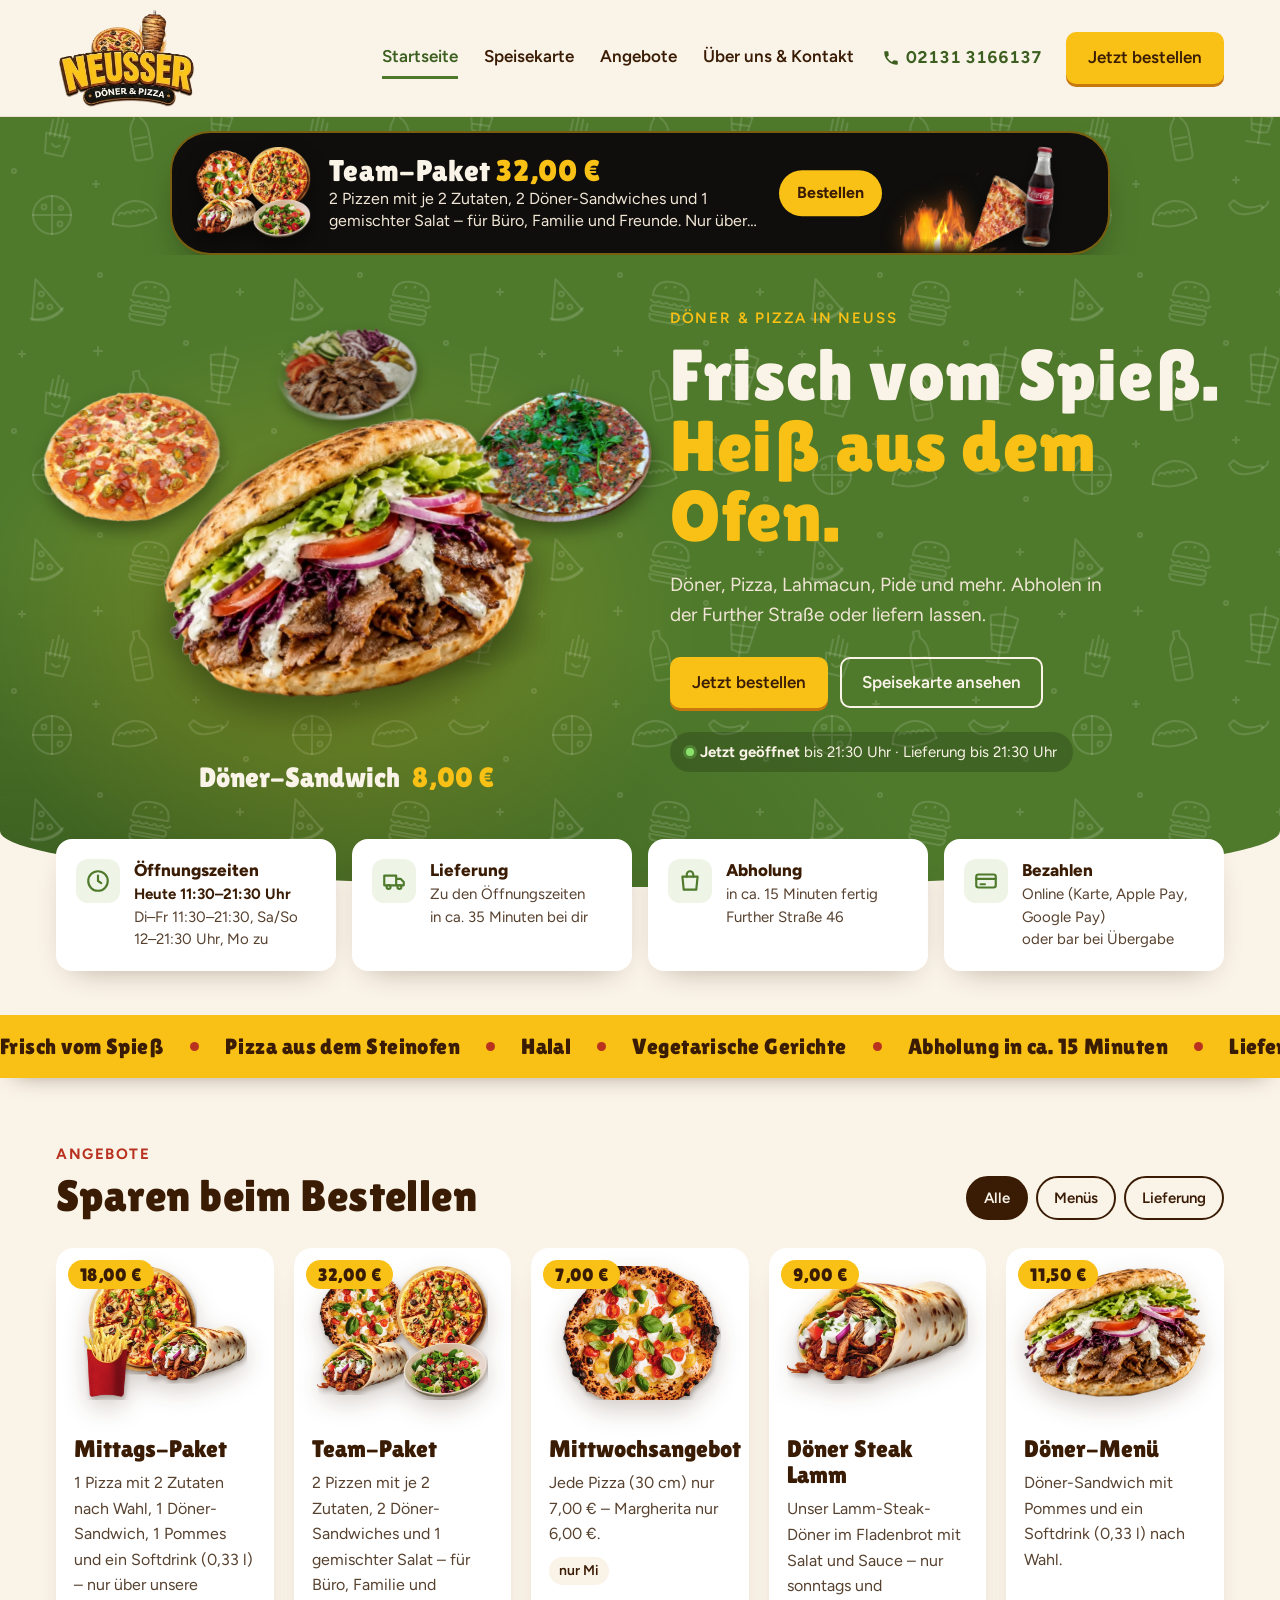
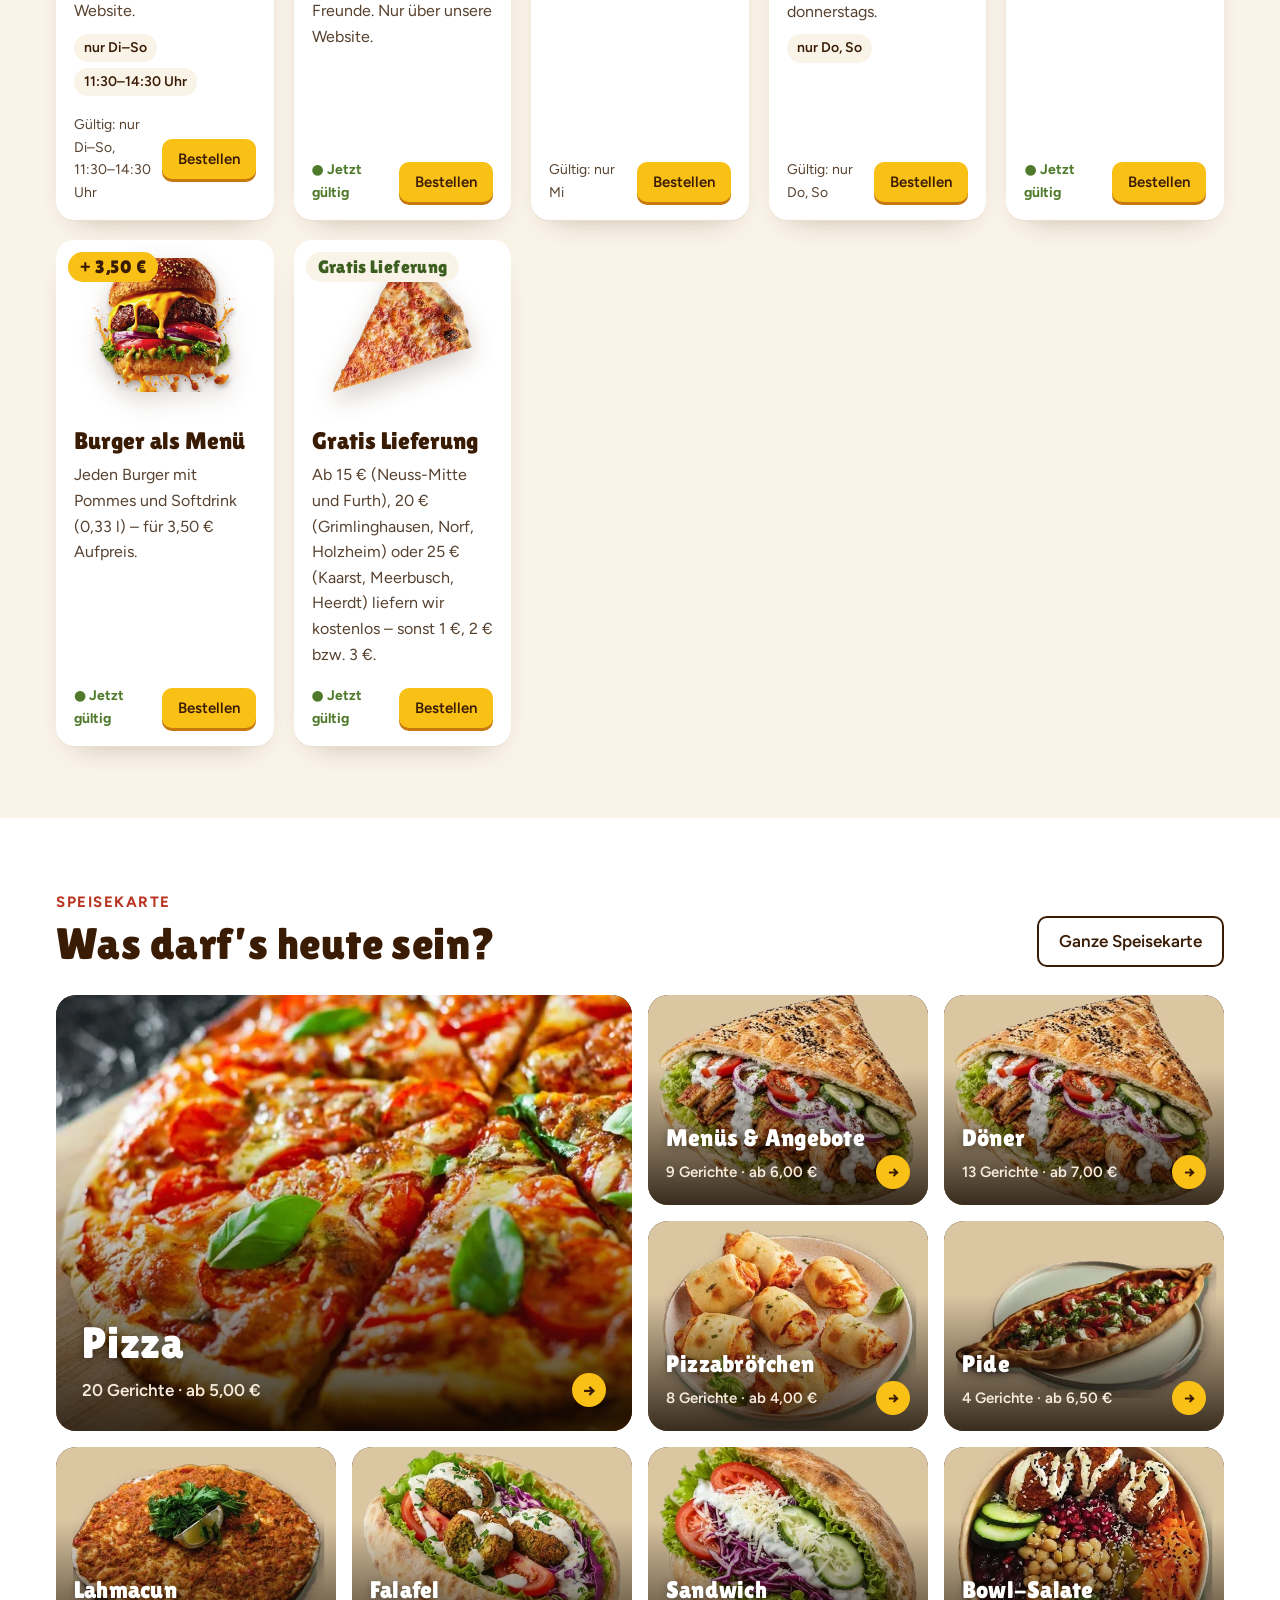
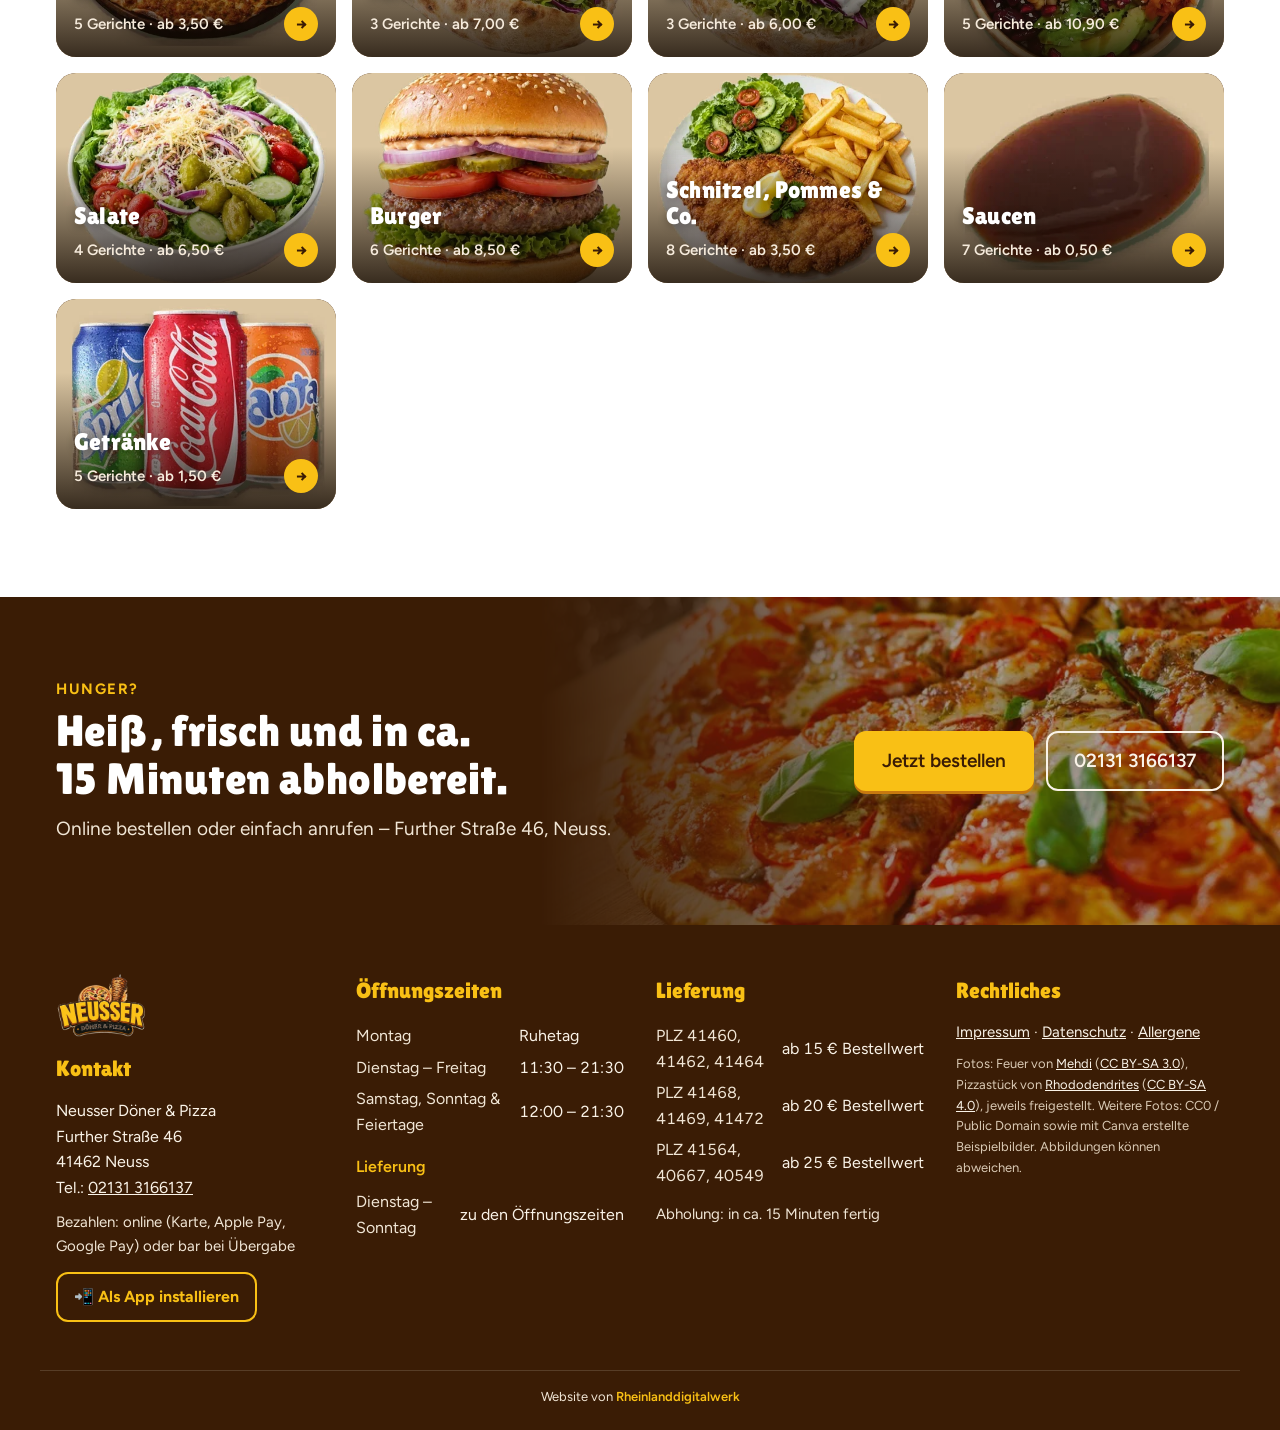
<file: index.html>
<!doctype html>
<html lang="de">
<head>
  <meta charset="utf-8">
  <script>
    // Alte Vorschau auf GitHub Pages (ohne Server, Zahlung und Tablet) → immer zur echten Domain
    if (/\.github\.io$/.test(location.hostname)) {
      location.replace('https://neusser-doner-pizza.de' + location.pathname.replace(/^\/pizza-doner-project/, '') + location.search + location.hash);
    }
  </script>
  <meta name="viewport" content="width=device-width, initial-scale=1, viewport-fit=cover">
  <title>Neusser Döner &amp; Pizza Neuss – Döner, Pizza &amp; Lieferservice</title>
  <meta name="description" content="Neusser Döner & Pizza, Further Straße 46 in 41462 Neuss: Döner, Pizza, Lahmacun, Pide, Burger und mehr. Direkt online bestellen – Lieferung oder Abholung.">
  <meta name="google-site-verification" content="K-XM5HmvyBlKVo5prqkd2wCglbx3vRNkHew2Bn2LZMQ">
  <!-- SEO:START – wird von tools/build_pages.py erzeugt -->
  <link rel="canonical" href="https://neusser-doner-pizza.de/">
  <meta property="og:type" content="website">
  <meta property="og:locale" content="de_DE">
  <meta property="og:site_name" content="Neusser Döner &amp; Pizza">
  <meta property="og:title" content="Neusser Döner &amp; Pizza Neuss – Döner, Pizza &amp; Lieferservice">
  <meta property="og:description" content="Neusser Döner &amp; Pizza, Further Straße 46 in 41462 Neuss: Döner, Pizza, Lahmacun, Pide, Burger und mehr. Direkt online bestellen – Lieferung oder Abholung.">
  <meta property="og:url" content="https://neusser-doner-pizza.de/">
  <meta property="og:image" content="https://neusser-doner-pizza.de/assets/img/og-bild.jpg?v=26aba6c1">
  <meta property="og:image:width" content="1200">
  <meta property="og:image:height" content="630">
  <meta name="twitter:card" content="summary_large_image">
  <script type="application/ld+json">{"@context":"https://schema.org","@type":"WebSite","name":"Neusser Döner & Pizza","alternateName":["Neusser Döner und Pizza","Neusser Döner","Neusser Doner Pizza","Neusser Döner Neuss"],"url":"https://neusser-doner-pizza.de/"}</script>
  <script type="application/ld+json">{"@context":"https://schema.org","@type":"Restaurant","name":"Neusser Döner & Pizza","alternateName":["Neusser Döner und Pizza","Neusser Döner","Neusser Doner Pizza","Neusser Döner Neuss"],"url":"https://neusser-doner-pizza.de/","image":"https://neusser-doner-pizza.de/assets/img/og-bild.jpg?v=26aba6c1","logo":"https://neusser-doner-pizza.de/assets/img/icons/app-512.png?v=d57afff4","telephone":"+4921313166137","address":{"@type":"PostalAddress","streetAddress":"Further Straße 46","postalCode":"41462","addressLocality":"Neuss","addressCountry":"DE"},"geo":{"@type":"GeoCoordinates","latitude":51.2059367,"longitude":6.6791553},"servesCuisine":["Döner","Pizza","Türkisch","Lahmacun","Pide","Burger"],"priceRange":"€","hasMenu":"https://neusser-doner-pizza.de/speisekarte.html","acceptsReservations":false,"sameAs":["https://www.lieferando.de/speisekarte/neusser-doner-und-pizza-neuss","https://www.ubereats.com/de/store/neusser-doner-&-pizza-new/zTLoOiYaVcqxsoo1ntrlXA"],"openingHoursSpecification":[{"@type":"OpeningHoursSpecification","dayOfWeek":["Tuesday","Wednesday","Thursday","Friday"],"opens":"11:30","closes":"21:30"},{"@type":"OpeningHoursSpecification","dayOfWeek":["Saturday","Sunday"],"opens":"12:00","closes":"21:30"}],"potentialAction":{"@type":"OrderAction","target":"https://neusser-doner-pizza.de/speisekarte.html","deliveryMethod":["http://purl.org/goodrelations/v1#DeliveryModeOwnFleet","http://purl.org/goodrelations/v1#DeliveryModePickUp"]}}</script>
  <!-- SEO:END -->
  <link rel="icon" href="favicon.ico" sizes="48x48">
  <link rel="icon" href="assets/img/icons/favicon-192.png?v=deb5d2a9" type="image/png" sizes="192x192">
  <link rel="manifest" href="manifest.webmanifest">
  <link rel="apple-touch-icon" href="assets/img/icons/app-180.png?v=975c272b">
  <meta name="theme-color" content="#4F7A2C">
  <meta name="apple-mobile-web-app-title" content="Neusser Döner">
  <link rel="preconnect" href="https://fonts.googleapis.com">
  <link rel="preconnect" href="https://fonts.gstatic.com" crossorigin>
  <link rel="stylesheet" href="https://fonts.googleapis.com/css2?family=Figtree:wght@400;500;600;700;800&family=Lilita+One&display=swap">
  <link rel="stylesheet" href="assets/css/style.css?v=9e34dd03">
</head>
<body>

  <!-- Logo-Leiste -->
  <header class="topbar">
    <div class="container topbar__inner">
      <a class="brand" href="index.html" aria-label="Neusser Döner &amp; Pizza – Startseite">
        <span class="logo">
          <img class="logo__pizza" src="assets/img/logo/pizza.webp?v=c261a0f4" alt="" width="197" height="101">
          <span class="logo__grill" aria-hidden="true">
            <img class="logo__flammen" src="assets/img/logo/flammen.webp?v=49f8c6a6" alt="" width="112" height="144">
            <span class="logo__spiess"></span>
          </span>
          <img class="logo__basis" src="assets/img/logo/basis.webp?v=0e33e937" alt="Neusser Döner &amp; Pizza" width="560" height="375">
        </span>
      </a>
      <div class="topbar__menu" id="hauptmenue">
        <nav class="nav" aria-label="Hauptmenü">
          <a href="index.html" aria-current="page">Startseite</a>
          <a href="speisekarte.html">Speisekarte</a>
          <a href="index.html#angebote-liste">Angebote</a>
          <a href="ueber-uns.html">Über uns &amp; Kontakt</a>
        </nav>
        <button class="install-btn install-btn--menu" type="button" data-install hidden>📲 App installieren</button>
        <a class="topbar__phone" href="tel:+4921313166137"><svg viewBox="0 0 24 24" width="18" height="18" aria-hidden="true"><path fill="currentColor" d="M6.6 10.8a15.1 15.1 0 0 0 6.6 6.6l2.2-2.2c.3-.3.7-.4 1-.2 1.1.4 2.3.6 3.6.6.6 0 1 .4 1 1V20c0 .6-.4 1-1 1A17 17 0 0 1 3 4c0-.6.4-1 1-1h3.5c.6 0 1 .4 1 1 0 1.3.2 2.5.6 3.6.1.3 0 .7-.2 1l-2.3 2.2z"/></svg>02131 3166137</a>
      </div>
      <a class="btn btn--primary topbar__cta" href="speisekarte.html">Jetzt bestellen</a>
      <button class="menu-toggle" type="button" aria-expanded="false" aria-controls="hauptmenue">
        <span class="menu-toggle__bars" aria-hidden="true"></span>
        <span class="visually-hidden">Menü</span>
      </button>
    </div>
    <script src="assets/js/nav.js?v=800c105c" defer></script>
  </header>
  <nav class="quickbar" aria-label="Schnellzugriff">
    <a class="quickbar__call" href="tel:+4921313166137"><svg viewBox="0 0 24 24" width="20" height="20" aria-hidden="true"><path fill="currentColor" d="M6.6 10.8a15.1 15.1 0 0 0 6.6 6.6l2.2-2.2c.3-.3.7-.4 1-.2 1.1.4 2.3.6 3.6.6.6 0 1 .4 1 1V20c0 .6-.4 1-1 1A17 17 0 0 1 3 4c0-.6.4-1 1-1h3.5c.6 0 1 .4 1 1 0 1.3.2 2.5.6 3.6.1.3 0 .7-.2 1l-2.3 2.2z"/></svg>Anrufen</a>
    <a class="quickbar__order" href="speisekarte.html">Jetzt bestellen</a>
  </nav>


  <dialog class="ios-install app-hinweis" aria-labelledby="app-hinweis-title">
    <form method="dialog">
      <img src="assets/img/icons/app-180.png?v=975c272b" alt="" width="72" height="72">
      <h2 id="app-hinweis-title">App installieren</h2>
      <div class="app-hinweis__text" data-hilfe></div>
      <button class="btn btn--primary" value="ok">Alles klar</button>
    </form>
  </dialog>

  <!-- Angebote: „Insel“ unter der Logo-Leiste. Öffnet sich beim Laden wie die Dynamic Island. -->
  <section class="promo" id="angebote" aria-label="Aktuelle Angebote">
    <div class="container promo__inner">
      <a class="island" href="speisekarte.html" data-interval="5000">
        <div class="island__slides">
          <div class="slide is-active">
            <img class="slide__art slide__art--pct" src="assets/img/icons/rabatt-12.webp?v=aa07397e" alt="12 %" width="480" height="244">
            <p class="slide__text"><strong>Rabatt</strong><span>Jetzt online bestellen</span></p>
          </div>
        </div>
        <span class="island__cta">Bestellen</span>
        <!-- Feuer, Pizzastück und Coca-Cola tauchen nacheinander aus der unteren Kante rechts auf -->
        <span class="island__pop" aria-hidden="true">
          <img src="assets/img/icons/flamme.webp?v=a2148e67" alt="" width="358" height="260">
          <img src="assets/img/icons/pizza.webp?v=b34dc190" alt="" width="269" height="260">
          <img src="assets/img/icons/cola.webp?v=ddea807c" alt="" width="85" height="300">
        </span>
      </a>
    </div>
  </section>

  <main>
    <!-- Startseite: Header -->
    <section class="hero">
      <div class="container hero__inner">

        <!-- Links: 4 Hauptgerichte im Kreis, wechselt alle 3 Sekunden -->
        <div class="carousel" data-interval="3000" aria-roledescription="Karussell" aria-label="Unsere Hauptgerichte">
          <div class="carousel__ring">
            <button class="dish" type="button" data-pos="0" data-name="Döner-Sandwich" data-price="8,00 €">
              <img src="assets/img/dishes/doener.webp?v=aec3b3c3" alt="Döner-Sandwich" width="549" height="391">
            </button>
            <button class="dish" type="button" data-pos="1" data-name="Pizza Diavolo" data-price="ab 7,00 €">
              <img src="assets/img/dishes/pizza.webp?v=604d2456" alt="Pizza Diavolo mit Peperoni und Rindersalami" width="640" height="469">
            </button>
            <button class="dish" type="button" data-pos="2" data-name="Döner-Teller" data-price="12,50 €">
              <img src="assets/img/dishes/doener-teller.webp?v=e7b9caf5" alt="Döner-Teller" width="584" height="382">
            </button>
            <button class="dish" type="button" data-pos="3" data-name="Lahmacun" data-price="3,50 €">
              <img src="assets/img/dishes/lahmacun.webp?v=1f0cff56" alt="Lahmacun mit Petersilie" width="640" height="472">
            </button>
          </div>
          <p class="carousel__caption" aria-live="polite"><span class="carousel__name">Döner-Sandwich</span> <span class="carousel__price">8,00 €</span></p>
        </div>

        <!-- Rechts: Text -->
        <div class="hero__text">
          <p class="hero__eyebrow">Döner &amp; Pizza in Neuss</p>
          <h1 class="hero__title">Frisch vom Spieß.<br><span>Heiß aus dem Ofen.</span></h1>
          <p class="hero__lead">Döner, Pizza, Lahmacun, Pide und mehr. Abholen in der Further Straße oder liefern lassen.</p>
          <div class="hero__actions">
            <a class="btn btn--primary" href="speisekarte.html">Jetzt bestellen</a>
            <a class="btn btn--ghost" href="speisekarte.html">Speisekarte ansehen</a>
          </div>
          <p class="hero__status open-state" data-open-state>Öffnungszeiten unten</p>
        </div>

      </div>
    </section>


    <!-- Auf einen Blick: Öffnungszeiten heute, Lieferung, Abholung, Bezahlen -->
    <section class="infos" aria-label="Auf einen Blick">
      <ul class="container infos__grid">
        <li class="info-tile">
          <svg viewBox="0 0 24 24" aria-hidden="true"><circle cx="12" cy="12" r="9"/><path d="M12 7v5l3 2"/></svg>
          <h2>Öffnungszeiten</h2>
          <p data-today-hours>Di–Fr 11:30–21:30, Sa/So 12–21:30 Uhr<br>Montag Ruhetag</p>
        </li>
        <li class="info-tile">
          <svg viewBox="0 0 24 24" aria-hidden="true"><path d="M3 7h11v9H3zM14 10h4l3 3v3h-7"/><circle cx="7" cy="17.5" r="1.8"/><circle cx="17" cy="17.5" r="1.8"/></svg>
          <h2>Lieferung</h2>
          <p>Zu den Öffnungszeiten<br>in ca. 35 Minuten bei dir</p>
        </li>
        <li class="info-tile">
          <svg viewBox="0 0 24 24" aria-hidden="true"><path d="M5 8h14l-1.2 12H6.2z"/><path d="M9 8V6a3 3 0 0 1 6 0v2"/></svg>
          <h2>Abholung</h2>
          <p>in ca. 15 Minuten fertig<br>Further Straße 46</p>
        </li>
        <li class="info-tile">
          <svg viewBox="0 0 24 24" aria-hidden="true"><rect x="3" y="6" width="18" height="12" rx="2"/><path d="M3 10h18M7 15h4"/></svg>
          <h2>Bezahlen</h2>
          <p>Online (Karte, Apple Pay, Google Pay)<br>oder bar bei Übergabe</p>
        </li>
      </ul>
    </section>

    <!-- Laufband: was uns ausmacht -->
    <div class="ticker">
      <div class="ticker__track">
        <ul class="ticker__group"><li>Frisch vom Spieß</li><li>Pizza aus dem Steinofen</li><li>Halal</li><li>Vegetarische Gerichte</li><li>Abholung in ca. 15 Minuten</li><li>Lieferung bis 5 km</li><li>Sitzplätze im Laden</li></ul>
        <ul class="ticker__group" aria-hidden="true"><li>Frisch vom Spieß</li><li>Pizza aus dem Steinofen</li><li>Halal</li><li>Vegetarische Gerichte</li><li>Abholung in ca. 15 Minuten</li><li>Lieferung bis 5 km</li><li>Sitzplätze im Laden</li></ul>
      </div>
    </div>

    <!-- Angebote: Karten mit Bedingungen, gebaut aus assets/js/offers-data.js -->
    <section class="offers" id="angebote-liste" aria-labelledby="offers-title">
      <div class="container">
        <div class="section-head">
          <div>
            <p class="eyebrow">Angebote</p>
            <h2 class="section-title" id="offers-title">Sparen beim Bestellen</h2>
          </div>
          <div class="offer-filters" role="group" aria-label="Angebote filtern">
            <button type="button" data-filter="alle" aria-pressed="true">Alle</button>
            <button type="button" data-filter="rabatt" aria-pressed="false">Rabatte</button>
            <button type="button" data-filter="menue" aria-pressed="false">Menüs</button>
            <button type="button" data-filter="lieferung" aria-pressed="false">Lieferung</button>
            <button type="button" data-filter="stempelkarte" aria-pressed="false">Stempelkarte</button>
          </div>
        </div>
        <div class="offer-grid"></div>
      </div>
    </section>

    <!-- Speisekarte in Kurzform: Kategorien mit Foto -->
    <section class="cats-home" aria-labelledby="cats-title">
      <div class="container">
        <div class="section-head">
          <div>
            <p class="eyebrow">Speisekarte</p>
            <h2 class="section-title" id="cats-title">Was darf’s heute sein?</h2>
          </div>
          <a class="btn btn--outline" href="speisekarte.html">Ganze Speisekarte</a>
        </div>
        <!-- KATEGORIEN:START – wird von tools/build_pages.py erzeugt -->
        <ul class="cat-grid">
          <li class="cat-cell cat-cell--big"><a class="cat-tile" href="speisekarte.html#pizza"><img src="assets/img/kategorien/pizza.webp?v=6ae6e684" alt="" loading="lazy" width="400" height="300"><span class="cat-tile__name">Pizza</span><span class="cat-tile__meta">20 Gerichte · ab 5,00 €</span></a></li>
          <li class="cat-cell"><a class="cat-tile" href="speisekarte.html#menues-angebote"><img src="assets/img/menu/doener-sandwich-l.webp?v=5ebd8785" alt="" loading="lazy" width="400" height="300"><span class="cat-tile__name">Menüs &amp; Angebote</span><span class="cat-tile__meta">9 Gerichte · ab 6,00 €</span></a></li>
          <li class="cat-cell"><a class="cat-tile" href="speisekarte.html#doener"><img src="assets/img/menu/doener-sandwich-l.webp?v=5ebd8785" alt="" loading="lazy" width="400" height="300"><span class="cat-tile__name">Döner</span><span class="cat-tile__meta">13 Gerichte · ab 7,00 €</span></a></li>
          <li class="cat-cell"><a class="cat-tile" href="speisekarte.html#pizzabroetchen"><img src="assets/img/menu/pizzabroetchen-rolle-l.webp?v=d84935a4" alt="" loading="lazy" width="400" height="300"><span class="cat-tile__name">Pizzabrötchen</span><span class="cat-tile__meta">8 Gerichte · ab 4,00 €</span></a></li>
          <li class="cat-cell"><a class="cat-tile" href="speisekarte.html#pide"><img src="assets/img/menu/pide-neu-l.webp?v=67ee3265" alt="" loading="lazy" width="400" height="300"><span class="cat-tile__name">Pide</span><span class="cat-tile__meta">4 Gerichte · ab 6,50 €</span></a></li>
          <li class="cat-cell"><a class="cat-tile" href="speisekarte.html#lahmacun"><img src="assets/img/menu/lahmacun-neu-l.webp?v=8fce6579" alt="" loading="lazy" width="400" height="300"><span class="cat-tile__name">Lahmacun</span><span class="cat-tile__meta">5 Gerichte · ab 3,50 €</span></a></li>
          <li class="cat-cell"><a class="cat-tile" href="speisekarte.html#falafel"><img src="assets/img/menu/falafel-sandwich-l.webp?v=40584c32" alt="" loading="lazy" width="400" height="300"><span class="cat-tile__name">Falafel</span><span class="cat-tile__meta">3 Gerichte · ab 7,00 €</span></a></li>
          <li class="cat-cell"><a class="cat-tile" href="speisekarte.html#sandwich"><img src="assets/img/menu/salat-tasche-l.webp?v=b151c2fc" alt="" loading="lazy" width="400" height="300"><span class="cat-tile__name">Sandwich</span><span class="cat-tile__meta">3 Gerichte · ab 6,00 €</span></a></li>
          <li class="cat-cell"><a class="cat-tile" href="speisekarte.html#bowl-salate"><img src="assets/img/menu/bowl-falafel-l.webp?v=b7b6ffe9" alt="" loading="lazy" width="400" height="300"><span class="cat-tile__name">Bowl-Salate</span><span class="cat-tile__meta">5 Gerichte · ab 10,90 €</span></a></li>
          <li class="cat-cell"><a class="cat-tile" href="speisekarte.html#salate"><img src="assets/img/menu/gemischter-salat-l.webp?v=3d009a27" alt="" loading="lazy" width="400" height="300"><span class="cat-tile__name">Salate</span><span class="cat-tile__meta">4 Gerichte · ab 6,50 €</span></a></li>
          <li class="cat-cell"><a class="cat-tile" href="speisekarte.html#burger"><img src="assets/img/menu/hamburger-l.webp?v=3076d5f2" alt="" loading="lazy" width="400" height="300"><span class="cat-tile__name">Burger</span><span class="cat-tile__meta">6 Gerichte · ab 8,50 €</span></a></li>
          <li class="cat-cell"><a class="cat-tile" href="speisekarte.html#schnitzel-pommes-co"><img src="assets/img/menu/schnitzel-wiener-art-l.webp?v=6cf70d58" alt="" loading="lazy" width="400" height="300"><span class="cat-tile__name">Schnitzel, Pommes &amp; Co.</span><span class="cat-tile__meta">8 Gerichte · ab 3,50 €</span></a></li>
          <li class="cat-cell"><a class="cat-tile" href="speisekarte.html#saucen"><img src="assets/img/menu/ketchup-l.webp?v=0d484a0e" alt="" loading="lazy" width="400" height="300"><span class="cat-tile__name">Saucen</span><span class="cat-tile__meta">7 Gerichte · ab 0,50 €</span></a></li>
          <li class="cat-cell"><a class="cat-tile" href="speisekarte.html#getraenke"><img src="assets/img/menu/softdrinks-dosen-l.webp?v=3a18f3aa" alt="" loading="lazy" width="400" height="300"><span class="cat-tile__name">Getränke</span><span class="cat-tile__meta">5 Gerichte · ab 1,50 €</span></a></li>
        </ul>
        <!-- KATEGORIEN:END -->
      </div>
    </section>

    <!-- Hunger? Bestellen oder anrufen -->
    <section class="cta-band" aria-labelledby="cta-title">
      <div class="container cta-band__inner">
        <div class="cta-band__text">
          <p class="eyebrow">Hunger?</p>
          <h2 class="section-title" id="cta-title">Heiß, frisch und in ca. 15&nbsp;Minuten abholbereit.</h2>
          <p>Online bestellen oder einfach anrufen – Further Straße 46, Neuss.</p>
        </div>
        <div class="cta-band__actions">
          <a class="btn btn--primary btn--big" href="speisekarte.html">Jetzt bestellen</a>
          <a class="btn btn--ghost btn--big" href="tel:+4921313166137">02131 3166137</a>
        </div>
      </div>
    </section>
  </main>

  <!-- Kontakt, Öffnungszeiten, Impressum -->
  <footer class="footer" id="kontakt">
    <div class="container footer__inner">
      <div class="footer__col">
        <img class="footer__logo" src="assets/img/logo.webp?v=03ee1678" alt="Neusser Döner &amp; Pizza" width="560" height="375" loading="lazy">
        <h2>Kontakt</h2>
        <address>
          Neusser Döner &amp; Pizza<br>
          Further Straße 46<br>
          41462 Neuss<br>
          Tel.: <a href="tel:+4921313166137">02131 3166137</a>
        </address>
        <p class="footer__pay">Bezahlen: online (Karte, Apple Pay, Google Pay) oder bar bei Übergabe</p>
        <button class="install-btn" type="button" data-install hidden>📲 Als App installieren</button>
      </div>
      <div class="footer__col">
        <h2>Öffnungszeiten</h2>
        <table class="hours">
          <tr><th scope="row">Montag</th><td>Ruhetag</td></tr>
          <tr><th scope="row">Dienstag – Freitag</th><td>11:30 – 21:30</td></tr>
          <tr><th scope="row">Samstag, Sonntag &amp; Feiertage</th><td>12:00 – 21:30</td></tr>
        </table>
        <h3 class="footer__sub">Lieferung</h3>
        <table class="hours">
          <tr><th scope="row">Dienstag – Sonntag</th><td>zu den Öffnungszeiten</td></tr>
        </table>
      </div>
      <div class="footer__col">
        <h2>Lieferung</h2>
        <table class="hours">
          <tr><th scope="row">PLZ 41460, 41462, 41464</th><td>ab 15 € Bestellwert</td></tr>
          <tr><th scope="row">PLZ 41468, 41469, 41472</th><td>ab 20 € Bestellwert</td></tr>
          <tr><th scope="row">PLZ 41564, 40667, 40549</th><td>ab 25 € Bestellwert</td></tr>
        </table>
        <p class="footer__pay">Abholung: in ca. 15 Minuten fertig</p>
      </div>
      <div class="footer__col footer__legal">
        <h2>Rechtliches</h2>
        <p><a href="impressum.html">Impressum</a> · <a href="datenschutz.html">Datenschutz</a> · <a href="speisekarte.html#allergene">Allergene</a></p>
        <p class="footer__credits">Fotos: Feuer von <a href="https://commons.wikimedia.org/wiki/File:Fire-Mehdi-1.JPG">Mehdi</a> (<a href="https://creativecommons.org/licenses/by-sa/3.0/">CC BY-SA 3.0</a>), Pizzastück von <a href="https://commons.wikimedia.org/wiki/File:Paulie_Gee%27s_Slice_Shop_(35386).jpg">Rhododendrites</a> (<a href="https://creativecommons.org/licenses/by-sa/4.0/">CC BY-SA 4.0</a>), jeweils freigestellt. Weitere Fotos: CC0 / Public Domain sowie mit Canva erstellte Beispielbilder. Abbildungen können abweichen.</p>
      </div>
    </div>
    <div class="container footer__dev">
      <p>Website von <a href="https://www.rheinlanddigitalwerk.de/" target="_blank" rel="noopener">Rheinlanddigitalwerk</a></p>
    </div>
  </footer>

  <script src="assets/js/offers-data.js?v=b0c54be4" defer></script>
  <script src="assets/js/main.js?v=27def6e9" defer></script>
</body>
</html>
</file>
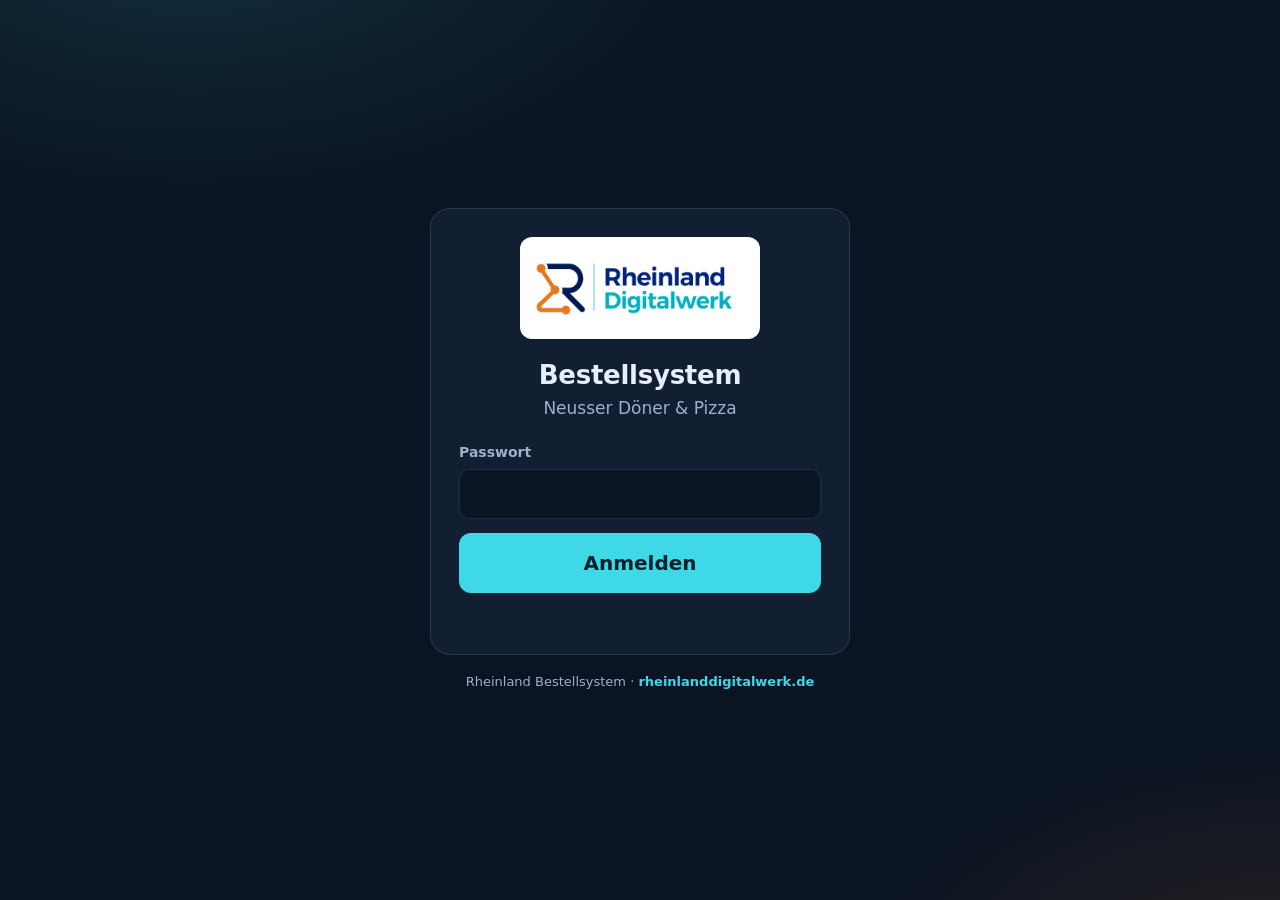
<file: bestellsystem/index.html>
<!doctype html>
<html lang="de">
<head>
  <meta charset="utf-8">
  <meta name="viewport" content="width=device-width, initial-scale=1, viewport-fit=cover">
  <meta name="robots" content="noindex, nofollow">
  <meta name="theme-color" content="#0B1422">
  <title>Rheinland Bestellsystem</title>
  <link rel="manifest" href="manifest.webmanifest">
  <link rel="icon" href="icon-192.png">
  <link rel="apple-touch-icon" href="apple-touch-icon.png">
  <link rel="stylesheet" href="app.css">
</head>
<body>
  <!-- Anmelden -->
  <main class="anmelden" data-anmelden hidden>
    <form class="anmelden__karte" data-login>
      <img class="anmelden__logo" src="rdw-logo.png" alt="Rheinland Digitalwerk" width="522" height="194">
      <h1>Bestellsystem</h1>
      <p class="anmelden__laden">Neusser Döner &amp; Pizza</p>
      <label class="feld"><span>Passwort</span><input name="passwort" type="password" autocomplete="current-password" required></label>
      <button class="knopf knopf--gross" type="submit">Anmelden</button>
      <p class="fehler" data-login-fehler aria-live="polite"></p>
    </form>
    <p class="marke">Rheinland Bestellsystem · <a href="https://www.rheinlanddigitalwerk.de/" target="_blank" rel="noopener">rheinlanddigitalwerk.de</a></p>
  </main>

  <!-- Schicht starten: nötig, damit Ton und „Bildschirm bleibt an“ erlaubt sind -->
  <div class="start" data-start hidden>
    <img src="rdw-zeichen.png" alt="" width="96" height="96">
    <h2>Bereit für Bestellungen</h2>
    <p>Tippe auf Start – dann klingelt es bei neuen Bestellungen und der Bon wird gedruckt.</p>
    <button class="knopf knopf--gross" type="button" data-starten>Start</button>
  </div>

  <!-- Hauptansicht -->
  <div class="app" data-app hidden>
    <header class="leiste">
      <img class="leiste__zeichen" src="rdw-zeichen.png" alt="Rheinland Digitalwerk" width="96" height="96">
      <div class="leiste__titel">
        <strong>Bestellsystem</strong>
        <span>Neusser Döner &amp; Pizza</span>
      </div>
      <div class="leiste__status">
        <span class="lampe" data-lampe-server title="Verbindung zum Server">Server</span>
        <span class="lampe" data-lampe-drucker title="Bondrucker">Drucker</span>
        <time class="leiste__uhr" data-uhr></time>
        <button class="knopf knopf--orange" type="button" data-update hidden>🔄 Neue Version – tippen</button>
        <button class="knopf knopf--neubon" type="button" data-neubon-oeffnen>＋ Neuer Bon</button>
        <button class="knopf knopf--pause" type="button" data-pause-oeffnen>⏸ Pause</button>
        <button class="knopf knopf--rund" type="button" data-ton-schalter aria-label="Ton an/aus">🔔</button>
        <button class="knopf knopf--rund" type="button" data-einstellungen-oeffnen aria-label="Einstellungen">⚙</button>
      </div>
    </header>

    <p class="hinweis" data-hinweis hidden></p>

    <!-- Pause: Website nimmt keine Bestellungen an -->
    <div class="pausiert" data-pausiert hidden>
      <div><strong>⏸ Online-Bestellungen pausiert</strong><span data-pause-text></span></div>
      <button class="knopf knopf--gruen" type="button" data-pause-ende>▶ Wieder öffnen</button>
    </div>

    <nav class="reiter" role="tablist">
      <button type="button" role="tab" data-reiter="neu" aria-selected="true">Neu <b data-zahl="neu">0</b></button>
      <button type="button" role="tab" data-reiter="arbeit">In Arbeit <b data-zahl="arbeit">0</b></button>
      <button type="button" role="tab" data-reiter="fertig">Fertig <b data-zahl="fertig">0</b></button>
      <button type="button" role="tab" data-reiter="archiv">🗂 Archiv</button>
    </nav>

    <main class="liste" data-liste></main>

    <!-- Archiv: alle Bestellungen eines Tages mit Summen, Belege ansehen und nachdrucken -->
    <section class="archiv" data-archiv hidden>
      <div class="archiv__leiste">
        <button class="knopf knopf--zweit" type="button" data-tag-schritt="-1" aria-label="Tag zurück">◀</button>
        <input class="archiv__datum" type="date" data-tag>
        <button class="knopf knopf--zweit" type="button" data-tag-schritt="1" aria-label="Tag vor">▶</button>
        <button class="knopf knopf--leise" type="button" data-heute>Heute</button>
        <button class="knopf knopf--zweit" type="button" data-tag-sichern>💾 Tag sichern</button>
        <button class="knopf knopf--zweit archiv__csv" type="button" data-csv>⬇ Monat als Tabelle (CSV)</button>
      </div>
      <div class="kacheln" data-summen></div>
      <div class="tabelle" data-tabelle></div>
      <div class="tabelle tabelle--hand" data-hand></div>
    </section>
  </div>

  <!-- Einstellungen -->
  <dialog class="einstellungen" data-einstellungen>
    <form method="dialog">
      <h2>Einstellungen</h2>
      <label class="feld feld--klein"><span>Verbindung zum Bondrucker</span>
        <select name="verbindung"><option value="wlan">WLAN / Netzwerk (IP-Adresse)</option><option value="bluetooth">Bluetooth</option></select></label>
      <div data-nur-wlan>
        <label class="feld"><span>IP-Adresse des Bondruckers</span><input name="ip" inputmode="decimal" placeholder="192.168.2.61"></label>
      </div>
      <div data-nur-bt hidden>
        <p class="klein">Den Drucker zuerst in den Android-Einstellungen unter <b>Bluetooth</b> koppeln (PIN meist <b>0000</b>),
          dann hier einmal „Bluetooth-Drucker wählen“ antippen. Danach druckt das Tablet direkt per Bluetooth.</p>
        <button class="knopf knopf--zweit" type="button" data-bt-waehlen>Bluetooth-Drucker wählen</button>
      </div>
      <label class="haken"><input type="checkbox" name="autodruck"> <span>Neue Bestellungen automatisch drucken</span></label>
      <label class="feld feld--klein"><span>Bons pro Bestellung</span>
        <select name="belege"><option value="kunde">1 Bon: Kunden-Bon</option><option value="laden">1 Bon: nur Restaurant</option><option value="beide">2 Bons: Restaurant + Kunde</option></select></label>
      <label class="feld feld--klein"><span>Nach dem Druck</span>
        <select name="nachDruck"><option value="archiv">Direkt ins Archiv</option><option value="annehmen">In Arbeit (dann Fertig / Unterwegs)</option>
          <option value="">Unter „Neu“ lassen</option></select></label>
      <label class="haken"><input type="checkbox" name="ton"> <span>Klingeln bei neuen Bestellungen</span></label>
      <label class="haken" data-nur-wlan><input type="checkbox" name="https"> <span>Sichere Verbindung zum Drucker (https)</span></label>
      <div class="einstellungen__knoepfe">
        <button class="knopf knopf--zweit" type="button" data-freischalten data-nur-wlan>Drucker freischalten</button>
        <button class="knopf knopf--zweit" type="button" data-testdruck>Testdruck</button>
      </div>
      <p class="klein" data-druck-meldung aria-live="polite"></p>
      <p class="klein">„Drucker freischalten“ öffnet den Drucker einmalig im Browser. Dort auf <b>Erweitert</b> → <b>Weiter zu …</b> tippen
        und das Fenster wieder schließen. Fragt Chrome nach Geräten im lokalen Netzwerk, auf <b>Zulassen</b> tippen.</p>
      <div class="einstellungen__fuss">
        <button class="knopf knopf--leise" type="button" data-abmelden>Abmelden</button>
        <button class="knopf" value="ok">Fertig</button>
      </div>
      <p class="marke">Rheinland Bestellsystem 1.0 · <a href="https://www.rheinlanddigitalwerk.de/" target="_blank" rel="noopener">rheinlanddigitalwerk.de</a></p>
    </form>
  </dialog>

  <!-- Pause wählen -->
  <dialog class="einstellungen pause-dlg" data-pause-dlg>
    <form method="dialog">
      <h2>Online-Bestellungen pausieren</h2>
      <p class="klein">Die Website nimmt dann keine neuen Bestellungen an. Kunden sehen:<br>
        <b>„Das Restaurant ist vorübergehend geschlossen. Bitte versuche es später noch einmal.“</b></p>
      <div class="pause-dlg__wahl">
        <button class="knopf knopf--zweit" type="button" data-pause-min="15">15 Min.</button>
        <button class="knopf knopf--zweit" type="button" data-pause-min="30">30 Min.</button>
        <button class="knopf knopf--zweit" type="button" data-pause-min="60">1 Stunde</button>
        <button class="knopf knopf--zweit" type="button" data-pause-min="120">2 Stunden</button>
        <button class="knopf knopf--orange pause-dlg__lang" type="button" data-pause-min="0">Bis ich wieder öffne</button>
      </div>
      <p class="klein">„Bis ich wieder öffne“ endet spätestens morgen früh von selbst.</p>
      <div class="einstellungen__fuss"><span></span><button class="knopf knopf--leise" value="zu">Abbrechen</button></div>
    </form>
  </dialog>

  <!-- Neuer Bon von Hand: z. B. Telefonbestellung oder Gast im Laden – nur drucken, wird nicht gespeichert -->
  <dialog class="einstellungen neubon" data-neubon>
    <form data-neubon-form>
      <h2>Neuer Bon</h2>
      <div class="neubon__reihe">
        <label class="feld"><span>Art</span>
          <select name="art"><option value="abholung">Abholung</option><option value="lieferung">Lieferung</option><option value="vorort">Im Laden</option></select></label>
        <label class="feld"><span>Zahlung</span>
          <select name="zahlung"><option value="bar">Bar</option><option value="karte">Karte</option></select></label>
      </div>
      <div class="neubon__reihe">
        <label class="feld"><span>Name (optional)</span><input name="name" maxlength="80" autocomplete="off"></label>
        <label class="feld"><span>Telefon (optional)</span><input name="telefon" maxlength="25" inputmode="tel" autocomplete="off"></label>
      </div>
      <div class="neubon__reihe" data-nur-lieferung hidden>
        <label class="feld"><span>Straße und Nr.</span><input name="strasse" maxlength="90" autocomplete="off"></label>
        <label class="feld"><span>PLZ und Ort</span><input name="ort" maxlength="60" value="41462 Neuss" autocomplete="off"></label>
        <label class="feld feld--schmal"><span>Liefergebühr €</span><input name="liefer" inputmode="decimal" value="0,00"></label>
      </div>

      <fieldset class="neubon__wahl">
        <legend>Gericht aus der Speisekarte</legend>
        <select name="artikel" data-neubon-artikel aria-label="Gericht"></select>
        <select name="groesse" data-neubon-groesse aria-label="Größe" hidden></select>
        <input name="menge" type="number" min="1" max="50" value="1" aria-label="Menge">
        <button class="knopf" type="button" data-neubon-dazu>Hinzufügen</button>
      </fieldset>
      <fieldset class="neubon__wahl">
        <legend>Oder freier Posten</legend>
        <input name="freiName" maxlength="60" placeholder="z. B. Extra Käse" aria-label="Bezeichnung">
        <input name="freiPreis" inputmode="decimal" placeholder="Preis €" aria-label="Preis">
        <select name="freiSatz" aria-label="Steuersatz"><option value="7">7 % Speise</option><option value="19">19 % Getränk</option></select>
        <button class="knopf knopf--zweit" type="button" data-neubon-frei>Hinzufügen</button>
      </fieldset>

      <div class="neubon__liste" data-neubon-liste></div>
      <label class="feld"><span>Bemerkung (optional)</span><input name="bemerkung" maxlength="200" autocomplete="off"></label>
      <p class="neubon__summe" data-neubon-summe></p>
      <p class="klein" data-neubon-meldung aria-live="polite"></p>
      <div class="einstellungen__knoepfe">
        <button class="knopf" type="button" data-neubon-druck="kunde">🖨 Drucken</button>
        <button class="knopf knopf--zweit" type="button" data-neubon-druck="laden">🖨 Restaurant-Bon</button>
        <button class="knopf knopf--zweit" type="button" data-neubon-ansehen>👁 Ansehen</button>
      </div>
      <div class="einstellungen__fuss">
        <button class="knopf knopf--leise" type="button" data-neubon-leeren>Leeren</button>
        <button class="knopf knopf--leise" type="button" data-neubon-zu>Schließen</button>
      </div>
      <p class="klein">Wird nur gedruckt, nicht gespeichert. Bestellbeleg – kein Kassenbon: bitte wie gewohnt in die Kasse eingeben.</p>
    </form>
  </dialog>

  <!-- Beleg ansehen -->
  <dialog class="beleg" data-beleg>
    <div class="beleg__bild" data-beleg-bild></div>
    <div class="beleg__knoepfe">
      <button class="knopf" type="button" data-beleg-druck="laden">🖨 Restaurant-Bon</button>
      <button class="knopf knopf--zweit" type="button" data-beleg-druck="kunde">🖨 Kunden-Bon</button>
      <button class="knopf knopf--leise" type="button" data-beleg-zu>Schließen</button>
    </div>
  </dialog>

  <div class="meldung" role="status" aria-live="polite" data-meldung hidden></div>

  <script src="bon.js" defer></script>
  <script src="app.js" defer></script>
</body>
</html>
</file>
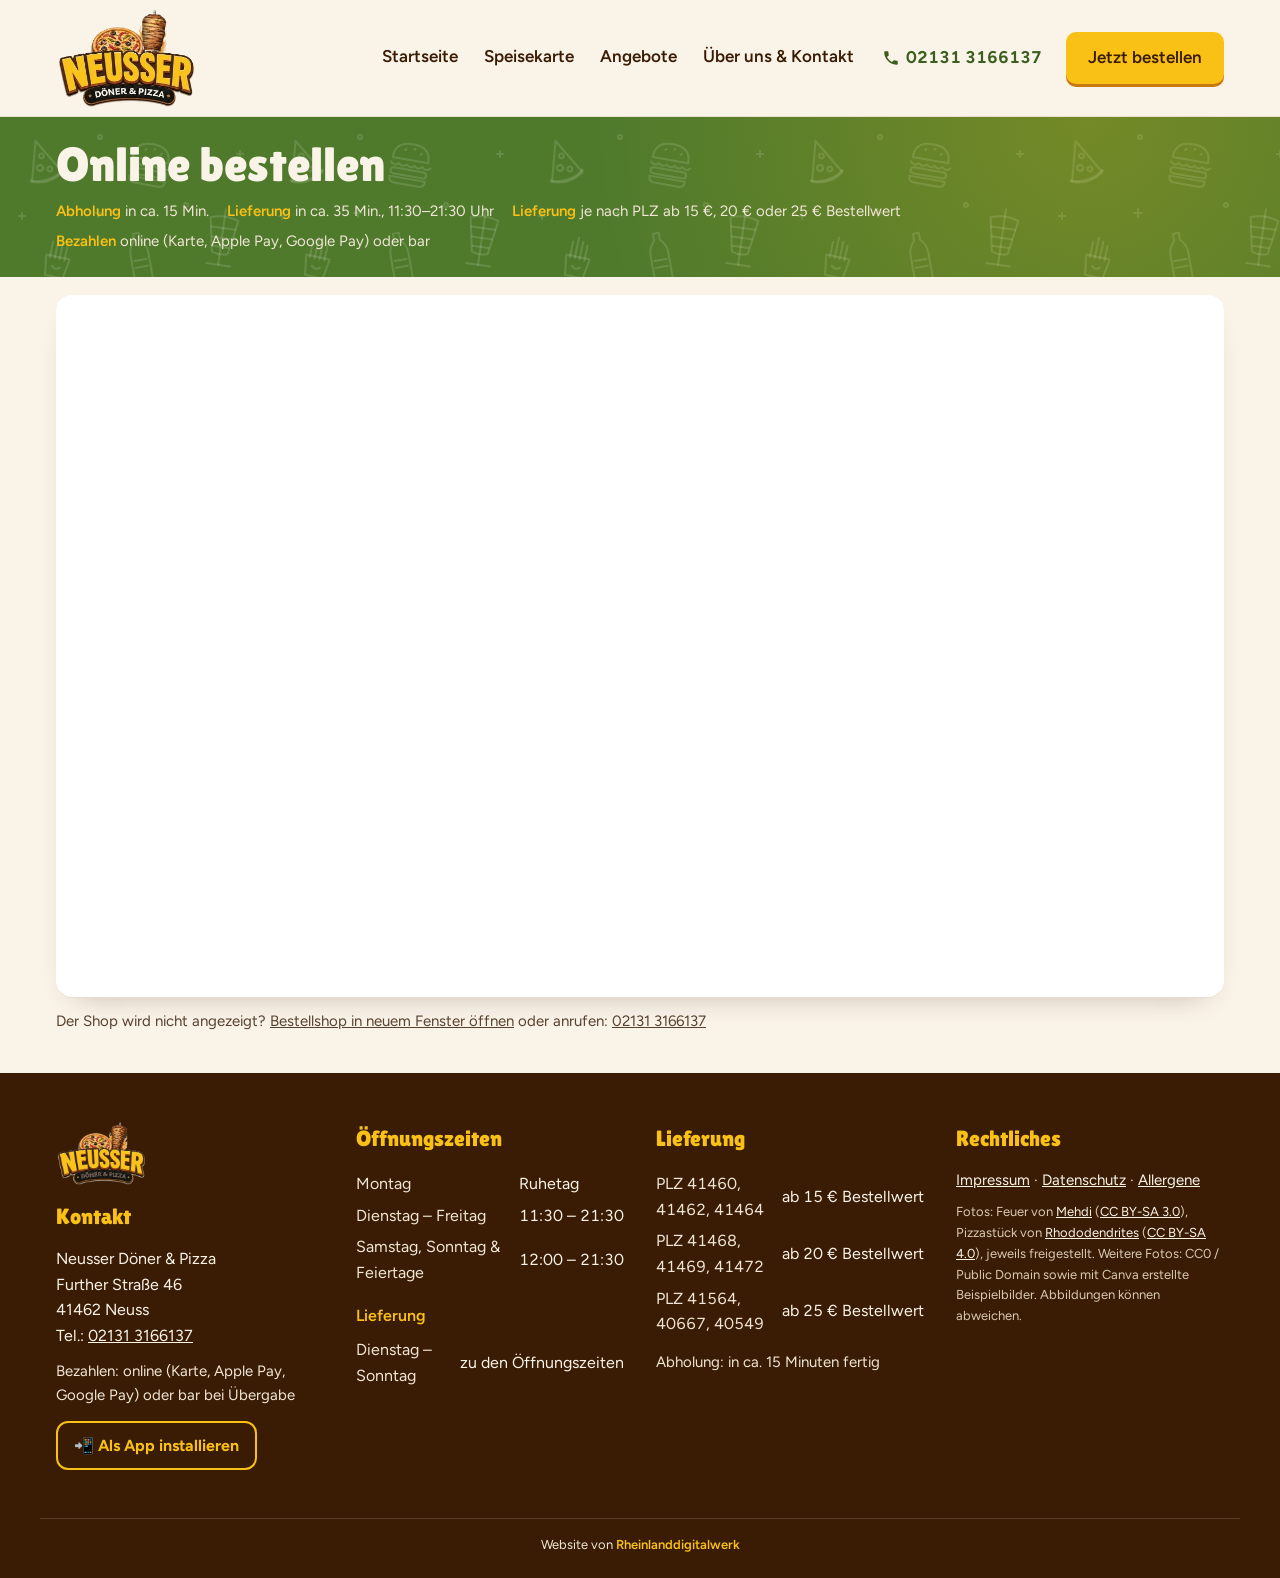
<file: bestellen.html>
<!doctype html>
<html lang="de">
<head>
  <meta charset="utf-8">
  <script>
    // Alte Vorschau auf GitHub Pages (ohne Server, Zahlung und Tablet) → immer zur echten Domain
    if (/\.github\.io$/.test(location.hostname)) {
      location.replace('https://neusser-doner-pizza.de' + location.pathname.replace(/^\/pizza-doner-project/, '') + location.search + location.hash);
    }
  </script>
  <meta name="viewport" content="width=device-width, initial-scale=1, viewport-fit=cover">
  <title>Online bestellen – Neusser Döner &amp; Pizza</title>
  <meta name="description" content="Bei Neusser Döner &amp; Pizza online bestellen: Lieferung in Neuss oder Abholung in der Further Straße 46.">
  <meta name="google-site-verification" content="K-XM5HmvyBlKVo5prqkd2wCglbx3vRNkHew2Bn2LZMQ">
  <!-- SEO:START – wird von tools/build_pages.py erzeugt -->
  <link rel="canonical" href="https://neusser-doner-pizza.de/bestellen.html">
  <meta property="og:type" content="website">
  <meta property="og:locale" content="de_DE">
  <meta property="og:site_name" content="Neusser Döner &amp; Pizza">
  <meta property="og:title" content="Online bestellen – Neusser Döner &amp; Pizza">
  <meta property="og:description" content="Bei Neusser Döner &amp; Pizza online bestellen: Lieferung in Neuss oder Abholung in der Further Straße 46.">
  <meta property="og:url" content="https://neusser-doner-pizza.de/bestellen.html">
  <meta property="og:image" content="https://neusser-doner-pizza.de/assets/img/og-bild.jpg?v=26aba6c1">
  <meta property="og:image:width" content="1200">
  <meta property="og:image:height" content="630">
  <meta name="twitter:card" content="summary_large_image">
  <!-- SEO:END -->
  <link rel="icon" href="favicon.ico" sizes="48x48">
  <link rel="icon" href="assets/img/icons/favicon-192.png?v=deb5d2a9" type="image/png" sizes="192x192">
  <link rel="manifest" href="manifest.webmanifest">
  <link rel="apple-touch-icon" href="assets/img/icons/app-180.png?v=975c272b">
  <meta name="theme-color" content="#4F7A2C">
  <meta name="apple-mobile-web-app-title" content="Neusser Döner">
  <link rel="preconnect" href="https://fonts.googleapis.com">
  <link rel="preconnect" href="https://fonts.gstatic.com" crossorigin>
  <link rel="stylesheet" href="https://fonts.googleapis.com/css2?family=Figtree:wght@400;500;600;700;800&family=Lilita+One&display=swap">
  <link rel="stylesheet" href="assets/css/style.css?v=9e34dd03">
</head>
<body class="page-order">

  <!-- Logo-Leiste -->
  <header class="topbar">
    <div class="container topbar__inner">
      <a class="brand" href="index.html" aria-label="Neusser Döner &amp; Pizza – Startseite">
        <span class="logo">
          <img class="logo__pizza" src="assets/img/logo/pizza.webp?v=c261a0f4" alt="" width="197" height="101">
          <span class="logo__grill" aria-hidden="true">
            <img class="logo__flammen" src="assets/img/logo/flammen.webp?v=49f8c6a6" alt="" width="112" height="144">
            <span class="logo__spiess"></span>
          </span>
          <img class="logo__basis" src="assets/img/logo/basis.webp?v=0e33e937" alt="Neusser Döner &amp; Pizza" width="560" height="375">
        </span>
      </a>
      <div class="topbar__menu" id="hauptmenue">
        <nav class="nav" aria-label="Hauptmenü">
          <a href="index.html">Startseite</a>
          <a href="speisekarte.html">Speisekarte</a>
          <a href="index.html#angebote-liste">Angebote</a>
          <a href="ueber-uns.html">Über uns &amp; Kontakt</a>
        </nav>
        <button class="install-btn install-btn--menu" type="button" data-install hidden>📲 App installieren</button>
        <a class="topbar__phone" href="tel:+4921313166137"><svg viewBox="0 0 24 24" width="18" height="18" aria-hidden="true"><path fill="currentColor" d="M6.6 10.8a15.1 15.1 0 0 0 6.6 6.6l2.2-2.2c.3-.3.7-.4 1-.2 1.1.4 2.3.6 3.6.6.6 0 1 .4 1 1V20c0 .6-.4 1-1 1A17 17 0 0 1 3 4c0-.6.4-1 1-1h3.5c.6 0 1 .4 1 1 0 1.3.2 2.5.6 3.6.1.3 0 .7-.2 1l-2.3 2.2z"/></svg>02131 3166137</a>
      </div>
      <a class="btn btn--primary topbar__cta" href="speisekarte.html">Jetzt bestellen</a>
      <button class="menu-toggle" type="button" aria-expanded="false" aria-controls="hauptmenue">
        <span class="menu-toggle__bars" aria-hidden="true"></span>
        <span class="visually-hidden">Menü</span>
      </button>
    </div>
    <script src="assets/js/nav.js?v=800c105c" defer></script>
  </header>
  <nav class="quickbar" aria-label="Schnellzugriff">
    <a class="quickbar__call" href="tel:+4921313166137"><svg viewBox="0 0 24 24" width="20" height="20" aria-hidden="true"><path fill="currentColor" d="M6.6 10.8a15.1 15.1 0 0 0 6.6 6.6l2.2-2.2c.3-.3.7-.4 1-.2 1.1.4 2.3.6 3.6.6.6 0 1 .4 1 1V20c0 .6-.4 1-1 1A17 17 0 0 1 3 4c0-.6.4-1 1-1h3.5c.6 0 1 .4 1 1 0 1.3.2 2.5.6 3.6.1.3 0 .7-.2 1l-2.3 2.2z"/></svg>Anrufen</a>
    <a class="quickbar__order" href="speisekarte.html">Jetzt bestellen</a>
  </nav>


  <dialog class="ios-install app-hinweis" aria-labelledby="app-hinweis-title">
    <form method="dialog">
      <img src="assets/img/icons/app-180.png?v=975c272b" alt="" width="72" height="72">
      <h2 id="app-hinweis-title">App installieren</h2>
      <div class="app-hinweis__text" data-hilfe></div>
      <button class="btn btn--primary" value="ok">Alles klar</button>
    </form>
  </dialog>


  <main>
    <section class="order-head">
      <div class="container order-head__inner">
        <h1>Online bestellen</h1>
        <ul class="order-facts">
          <li><strong>Abholung</strong> in ca. 15 Min.</li>
          <li><strong>Lieferung</strong> in ca. 35 Min., 11:30–21:30 Uhr</li>
          <li><strong>Lieferung</strong> je nach PLZ ab 15&nbsp;€, 20&nbsp;€ oder 25&nbsp;€ Bestellwert</li>
          <li><strong>Bezahlen</strong> online (Karte, Apple Pay, Google Pay) oder bar</li>
        </ul>
      </div>
    </section>
    <section class="order-frame">
      <div class="container">
        <iframe class="shop-frame" src="https://neusser-doener-pizza.de/bestellen" title="Bestellshop Neusser Döner &amp; Pizza" loading="eager" allow="payment"></iframe>
        <p class="order-note">Der Shop wird nicht angezeigt? <a href="https://neusser-doener-pizza.de/bestellen" target="_blank" rel="noopener">Bestellshop in neuem Fenster öffnen</a> oder anrufen: <a href="tel:+4921313166137">02131 3166137</a></p>
      </div>
    </section>
  </main>

  <!-- Kontakt, Öffnungszeiten, Impressum -->
  <footer class="footer" id="kontakt">
    <div class="container footer__inner">
      <div class="footer__col">
        <img class="footer__logo" src="assets/img/logo.webp?v=03ee1678" alt="Neusser Döner &amp; Pizza" width="560" height="375" loading="lazy">
        <h2>Kontakt</h2>
        <address>
          Neusser Döner &amp; Pizza<br>
          Further Straße 46<br>
          41462 Neuss<br>
          Tel.: <a href="tel:+4921313166137">02131 3166137</a>
        </address>
        <p class="footer__pay">Bezahlen: online (Karte, Apple Pay, Google Pay) oder bar bei Übergabe</p>
        <button class="install-btn" type="button" data-install hidden>📲 Als App installieren</button>
      </div>
      <div class="footer__col">
        <h2>Öffnungszeiten</h2>
        <table class="hours">
          <tr><th scope="row">Montag</th><td>Ruhetag</td></tr>
          <tr><th scope="row">Dienstag – Freitag</th><td>11:30 – 21:30</td></tr>
          <tr><th scope="row">Samstag, Sonntag &amp; Feiertage</th><td>12:00 – 21:30</td></tr>
        </table>
        <h3 class="footer__sub">Lieferung</h3>
        <table class="hours">
          <tr><th scope="row">Dienstag – Sonntag</th><td>zu den Öffnungszeiten</td></tr>
        </table>
      </div>
      <div class="footer__col">
        <h2>Lieferung</h2>
        <table class="hours">
          <tr><th scope="row">PLZ 41460, 41462, 41464</th><td>ab 15 € Bestellwert</td></tr>
          <tr><th scope="row">PLZ 41468, 41469, 41472</th><td>ab 20 € Bestellwert</td></tr>
          <tr><th scope="row">PLZ 41564, 40667, 40549</th><td>ab 25 € Bestellwert</td></tr>
        </table>
        <p class="footer__pay">Abholung: in ca. 15 Minuten fertig</p>
      </div>
      <div class="footer__col footer__legal">
        <h2>Rechtliches</h2>
        <p><a href="impressum.html">Impressum</a> · <a href="datenschutz.html">Datenschutz</a> · <a href="speisekarte.html#allergene">Allergene</a></p>
        <p class="footer__credits">Fotos: Feuer von <a href="https://commons.wikimedia.org/wiki/File:Fire-Mehdi-1.JPG">Mehdi</a> (<a href="https://creativecommons.org/licenses/by-sa/3.0/">CC BY-SA 3.0</a>), Pizzastück von <a href="https://commons.wikimedia.org/wiki/File:Paulie_Gee%27s_Slice_Shop_(35386).jpg">Rhododendrites</a> (<a href="https://creativecommons.org/licenses/by-sa/4.0/">CC BY-SA 4.0</a>), jeweils freigestellt. Weitere Fotos: CC0 / Public Domain sowie mit Canva erstellte Beispielbilder. Abbildungen können abweichen.</p>
      </div>
    </div>
    <div class="container footer__dev">
      <p>Website von <a href="https://www.rheinlanddigitalwerk.de/" target="_blank" rel="noopener">Rheinlanddigitalwerk</a></p>
    </div>
  </footer>

</body>
</html>
</file>
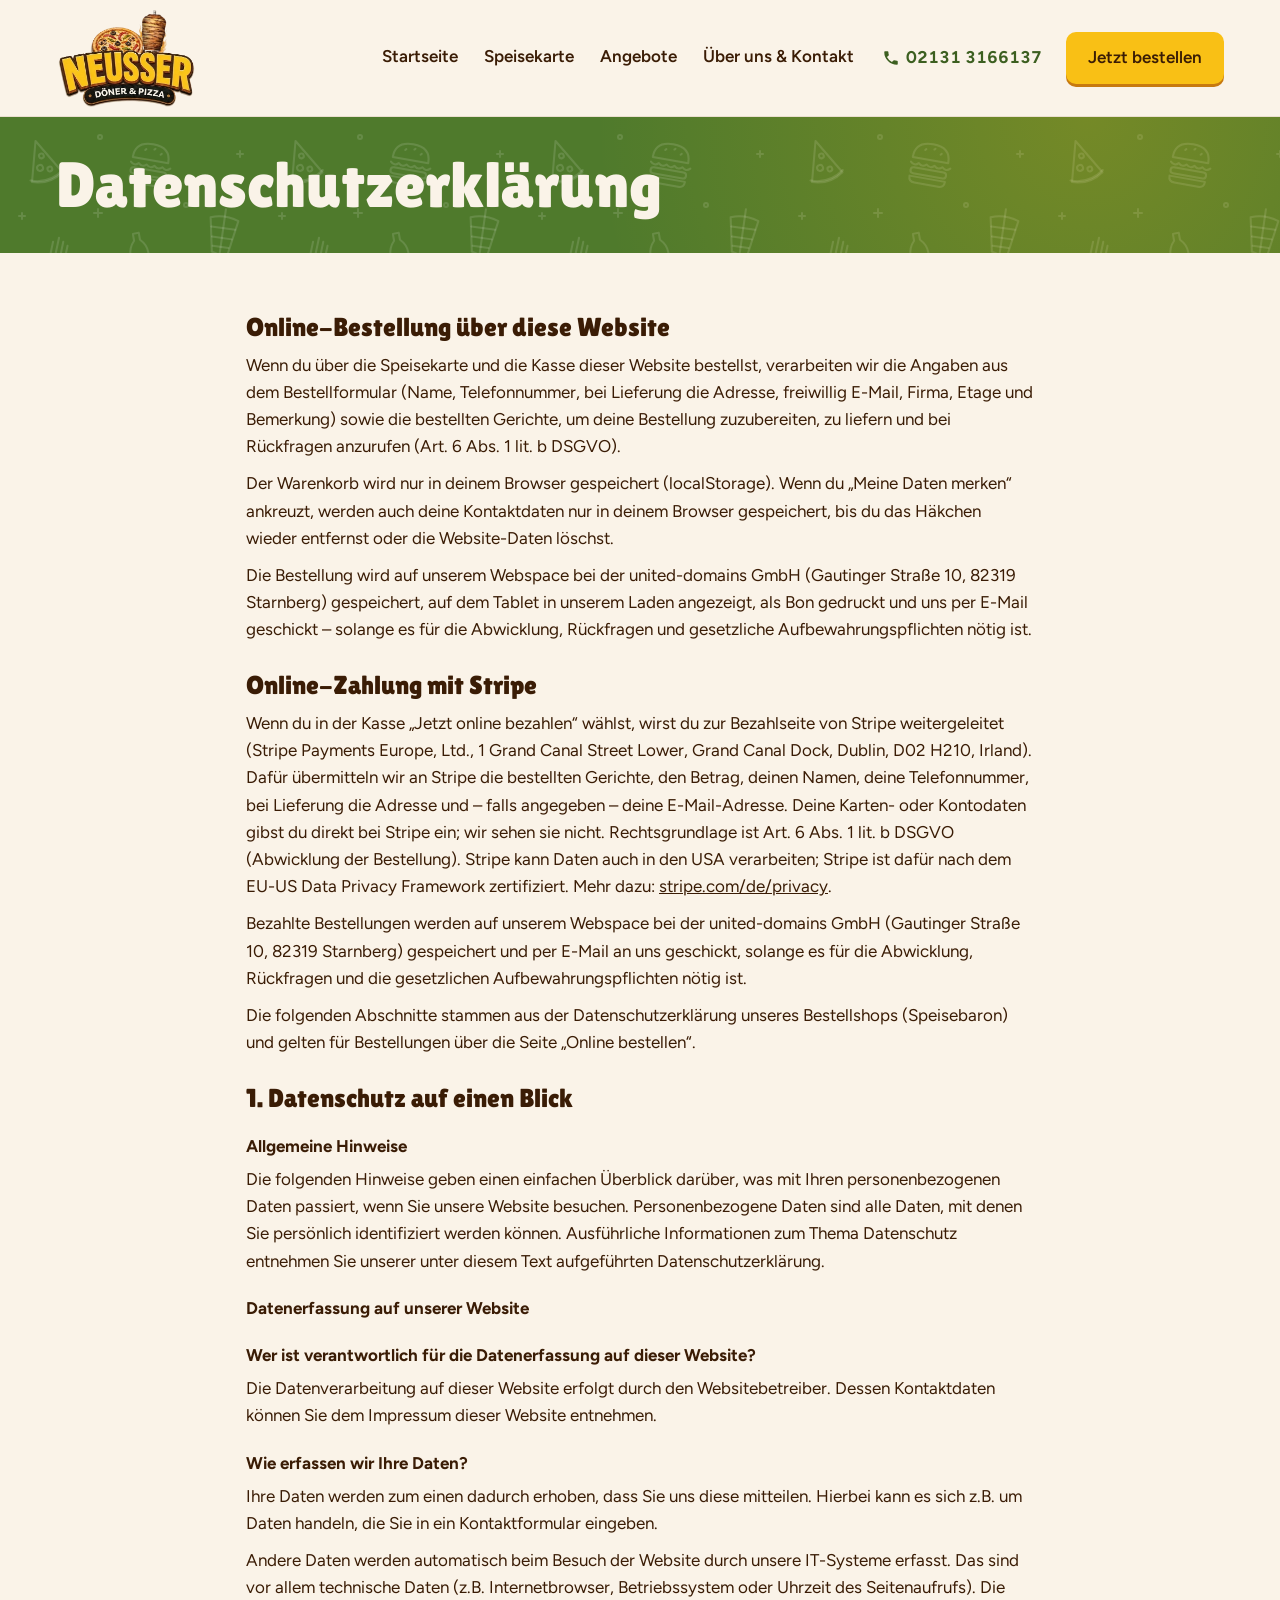
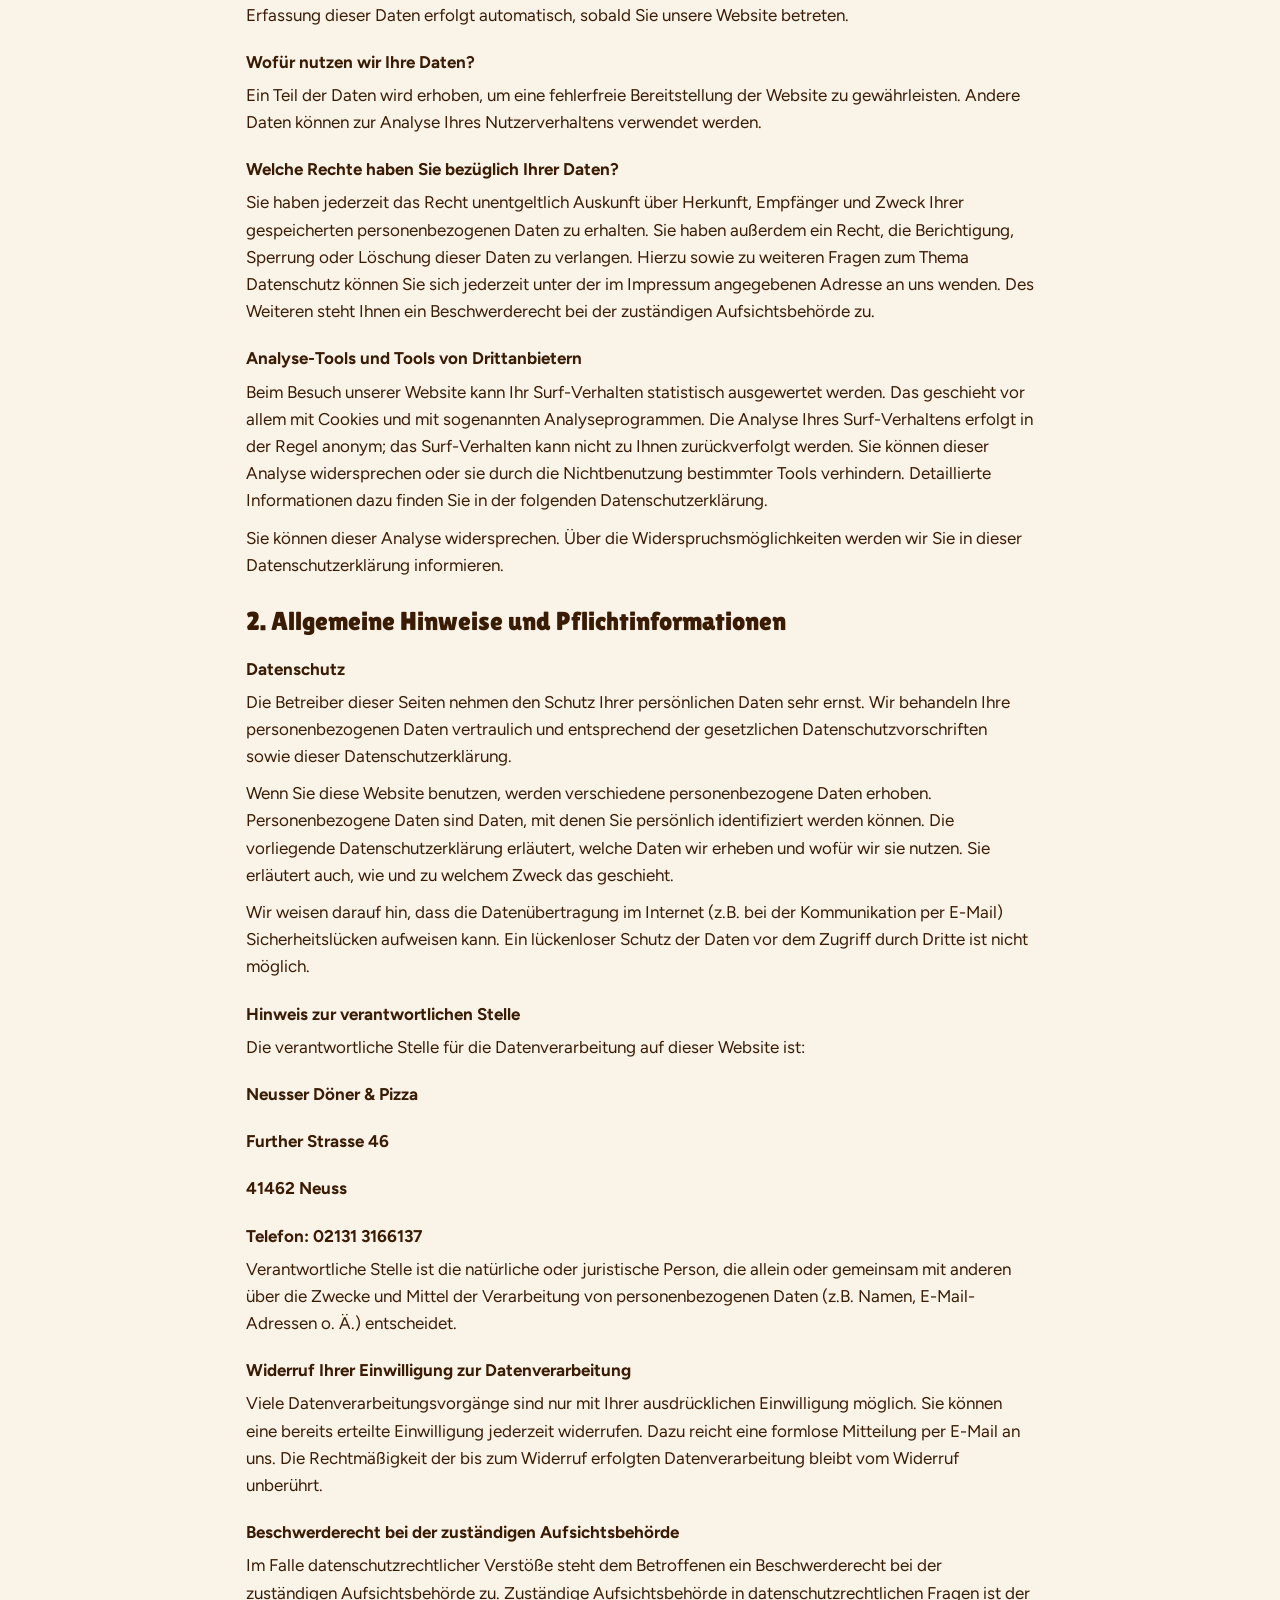
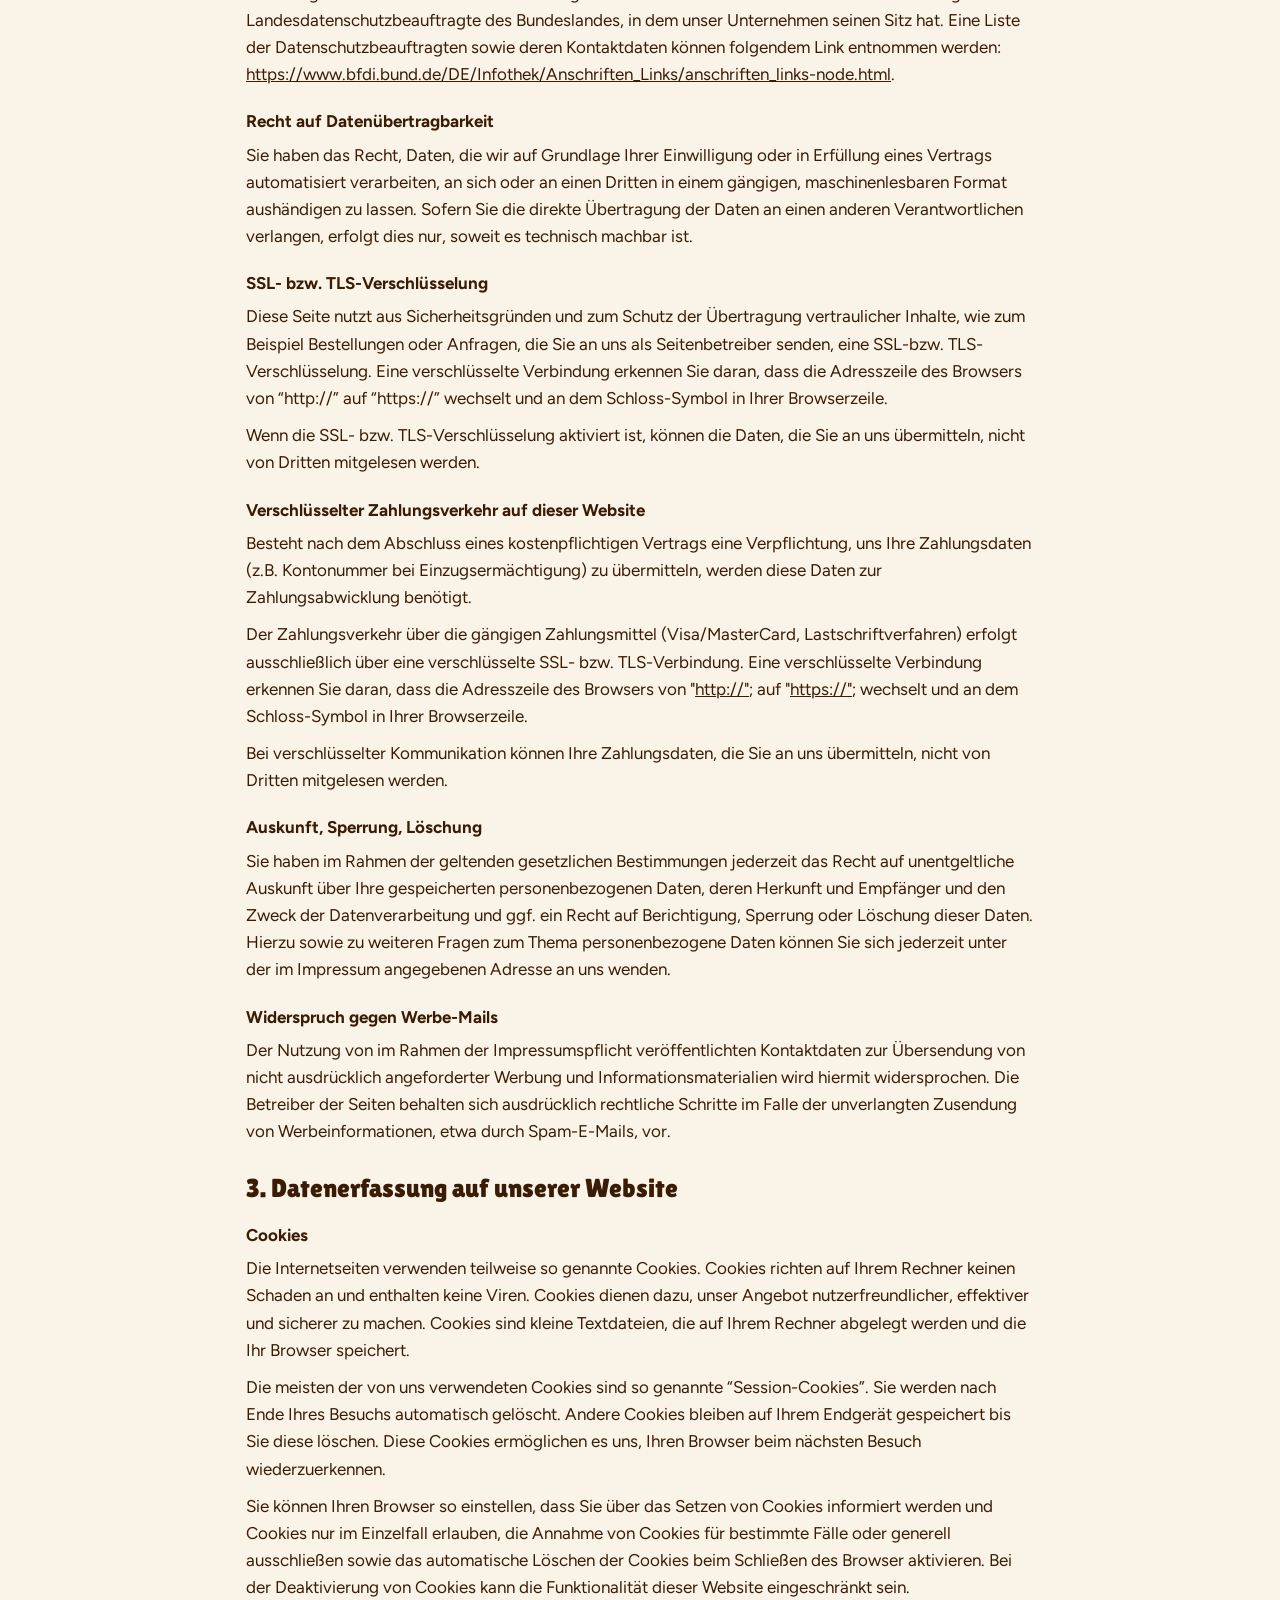
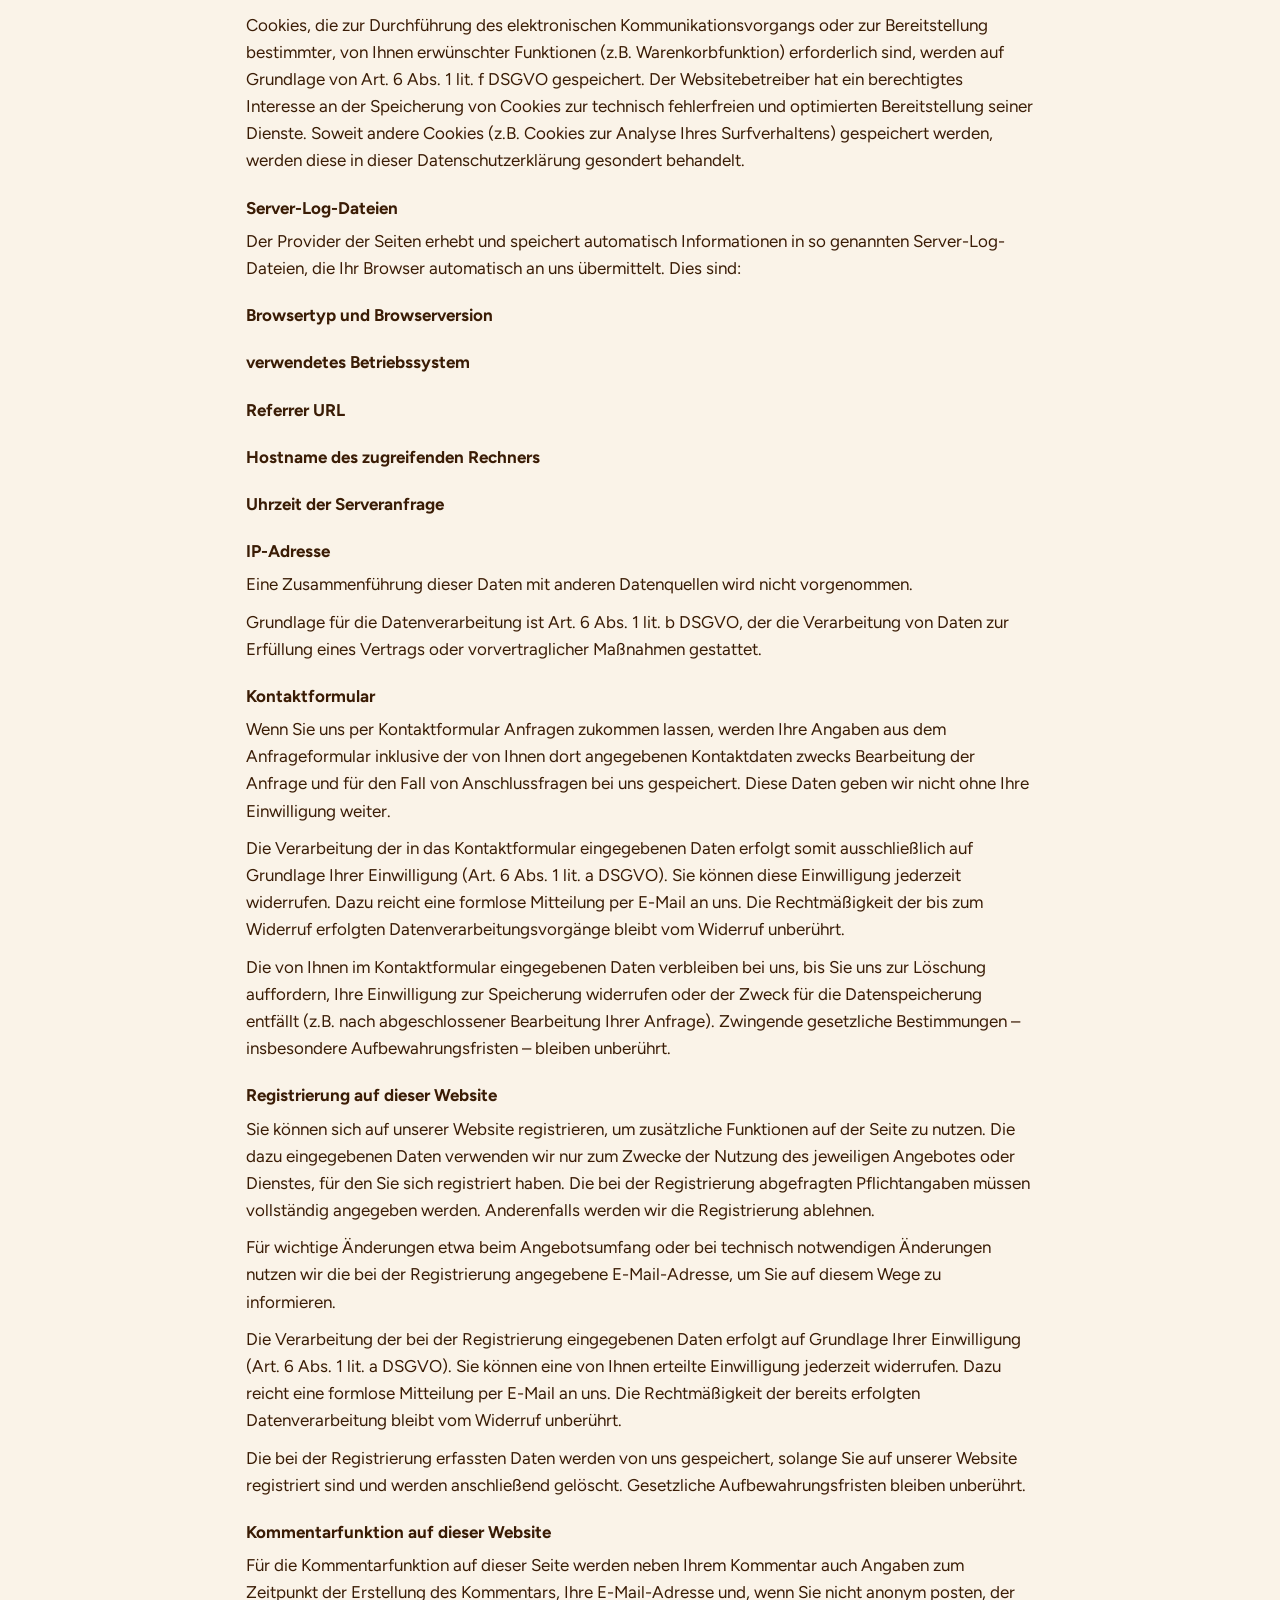
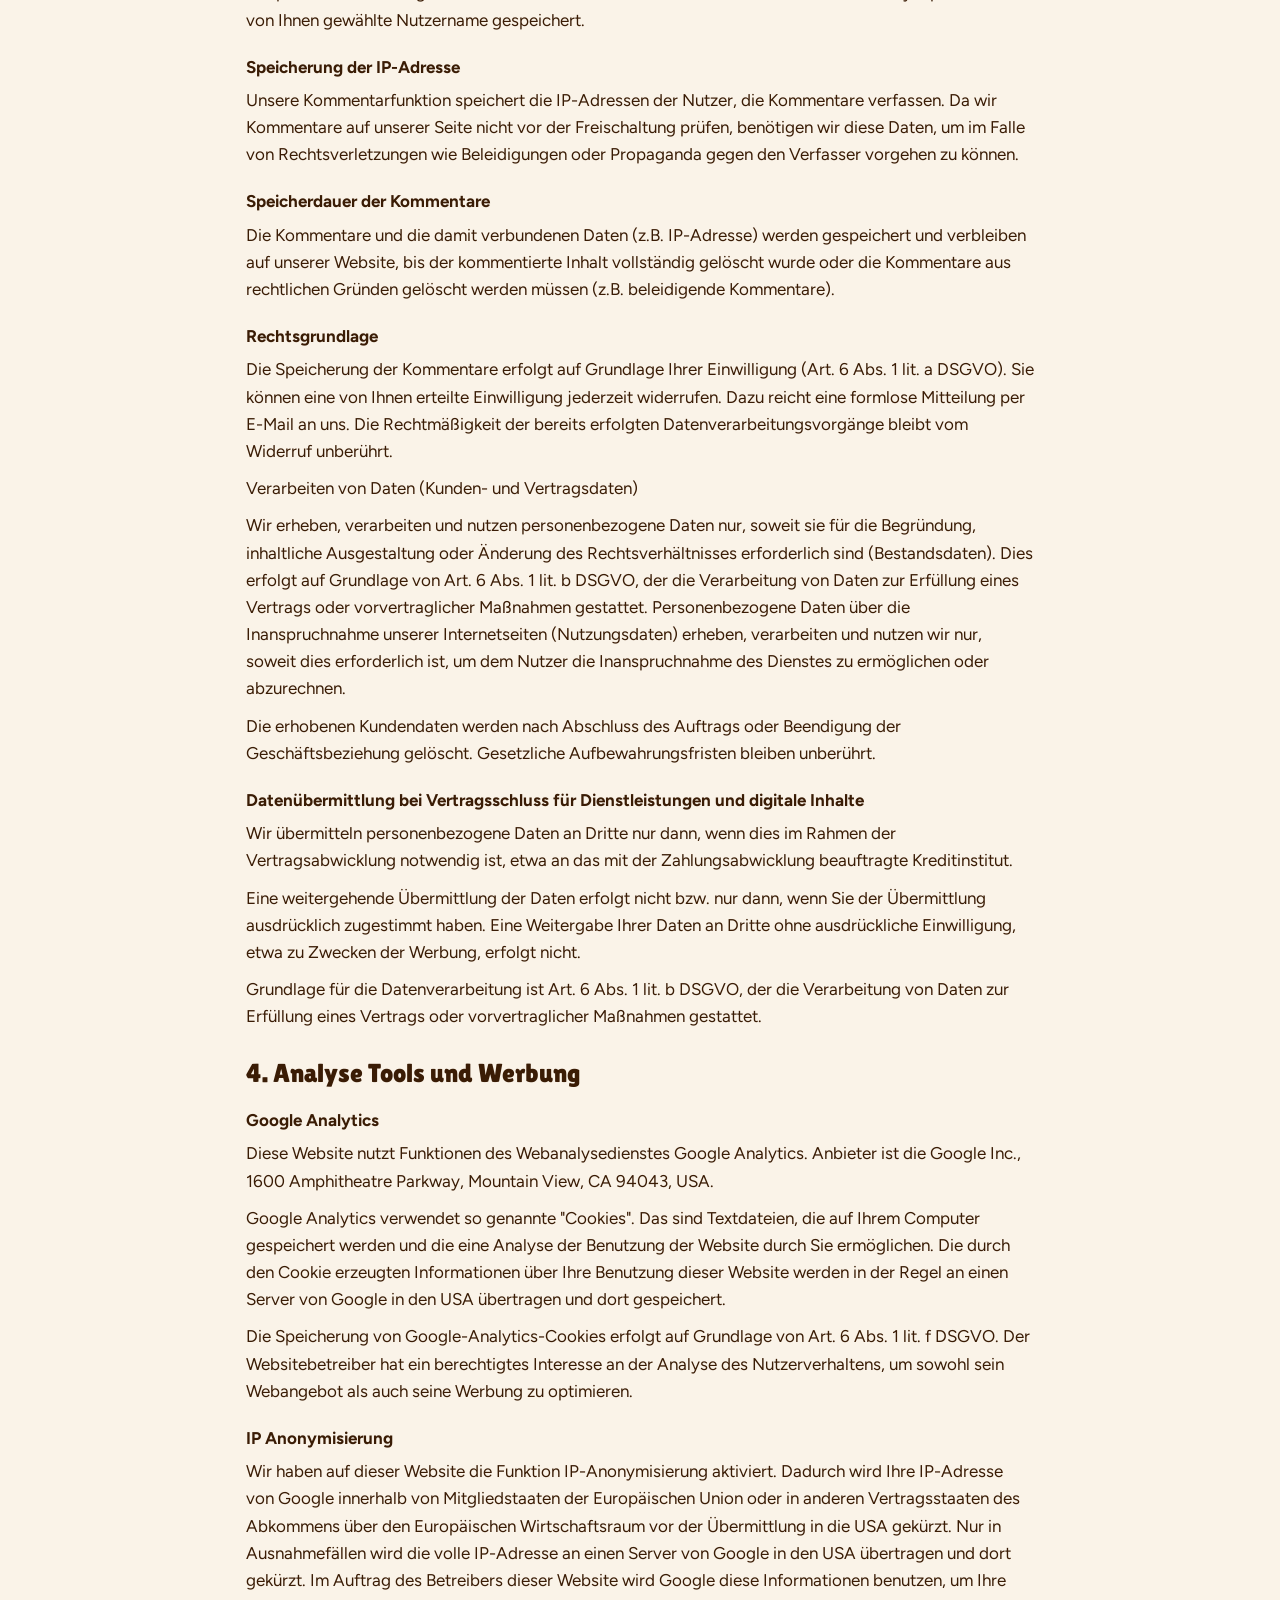
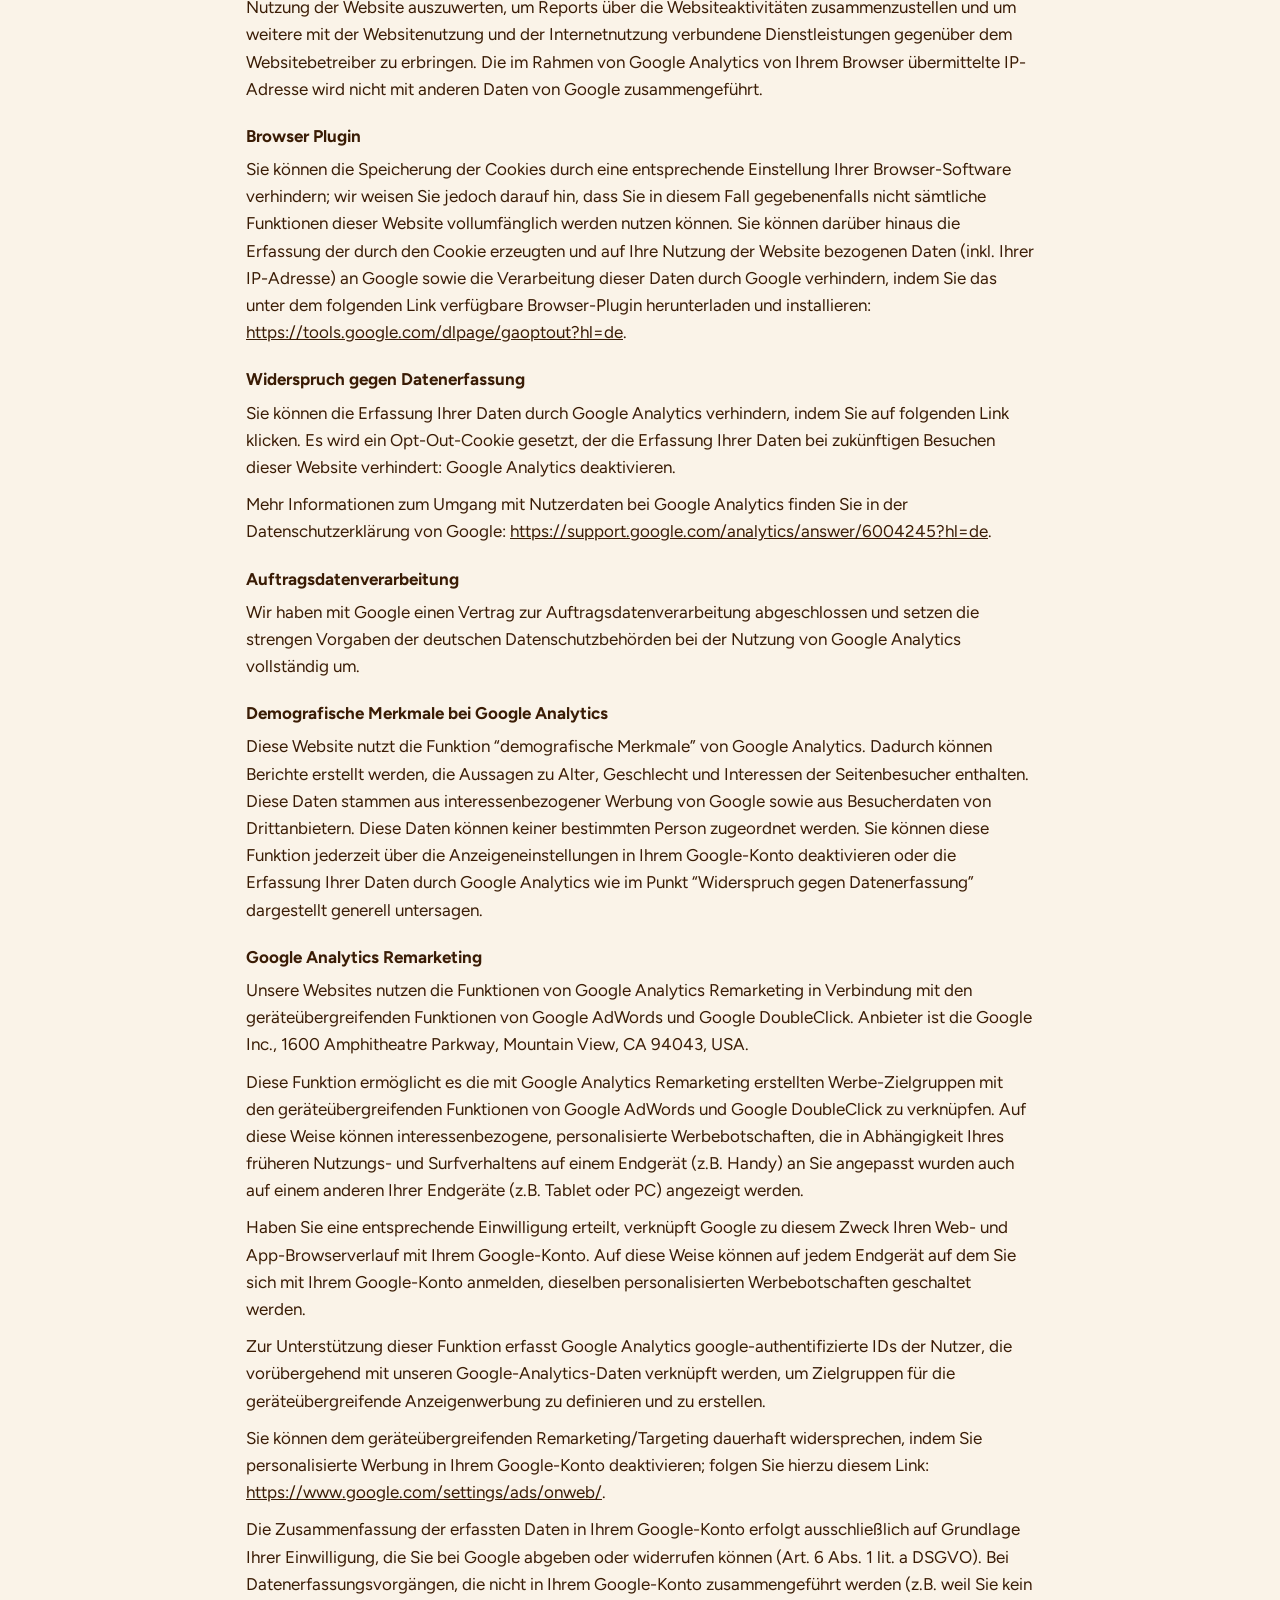
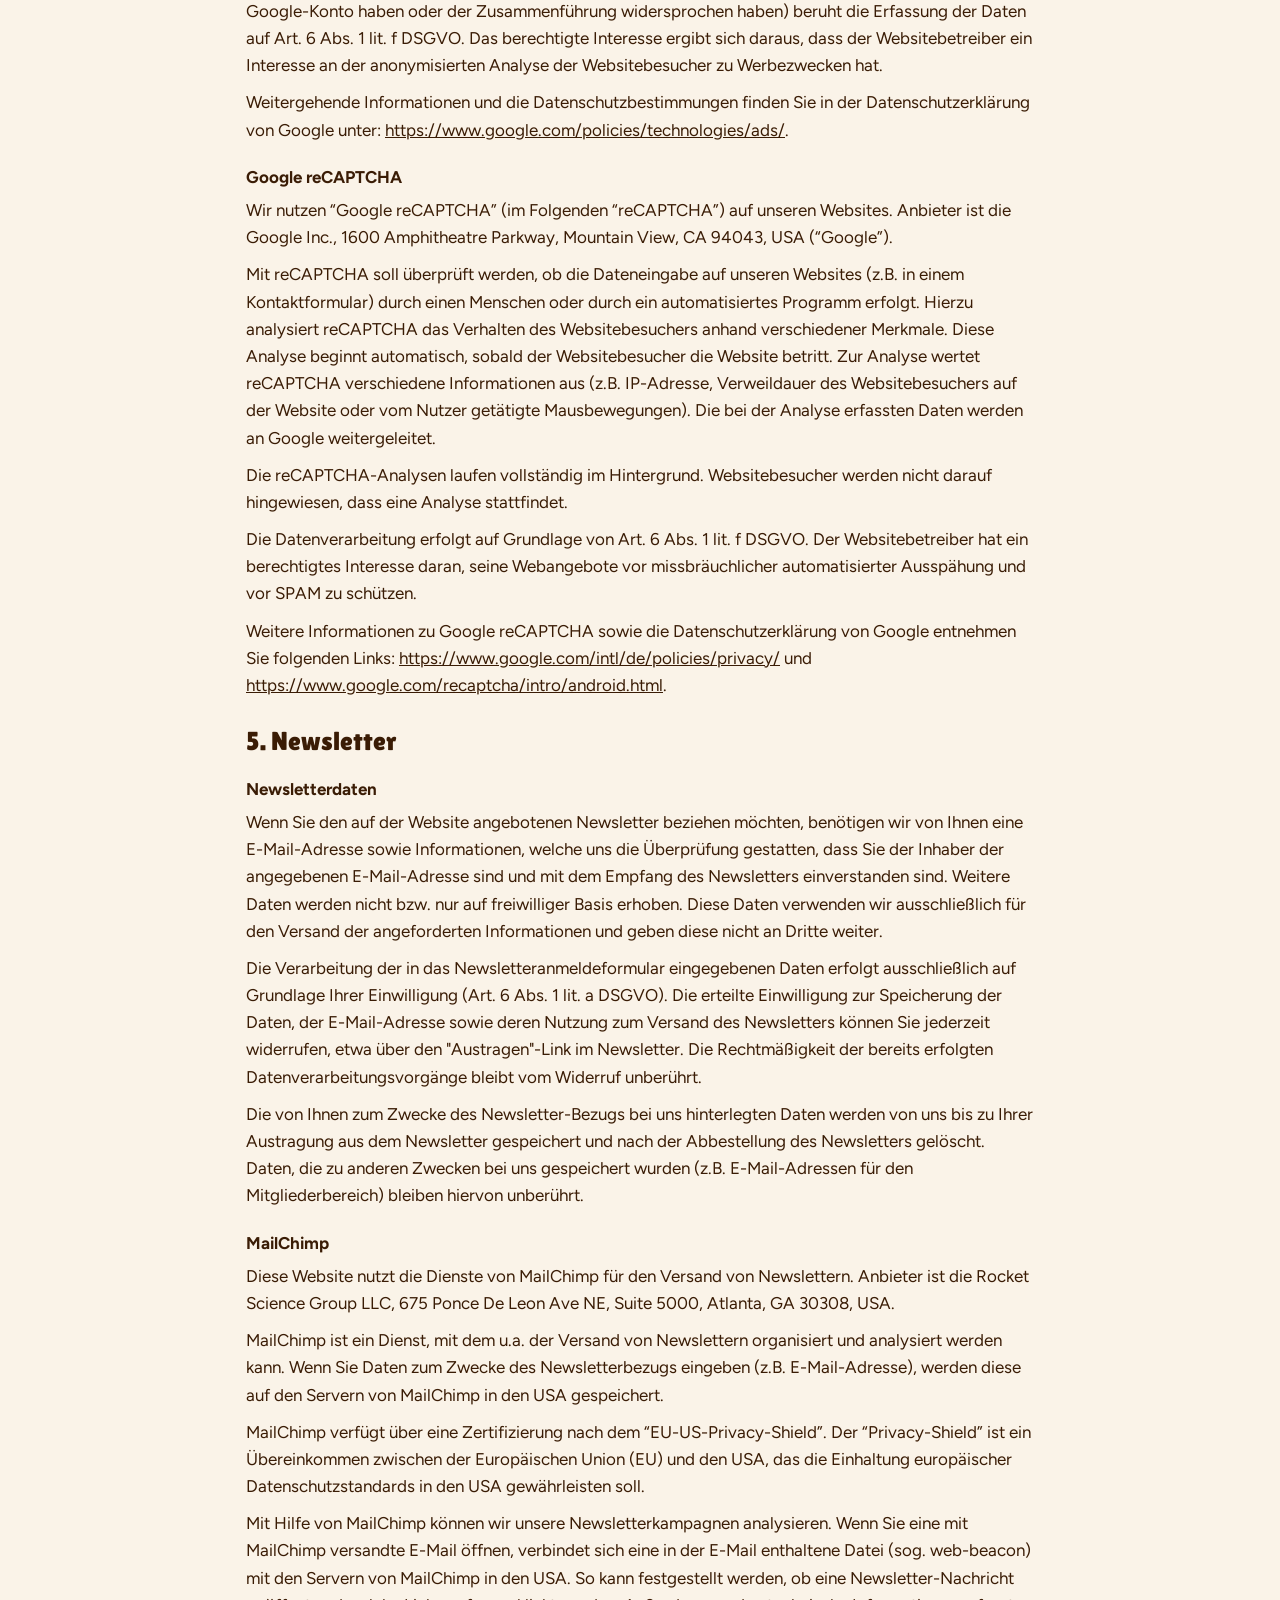
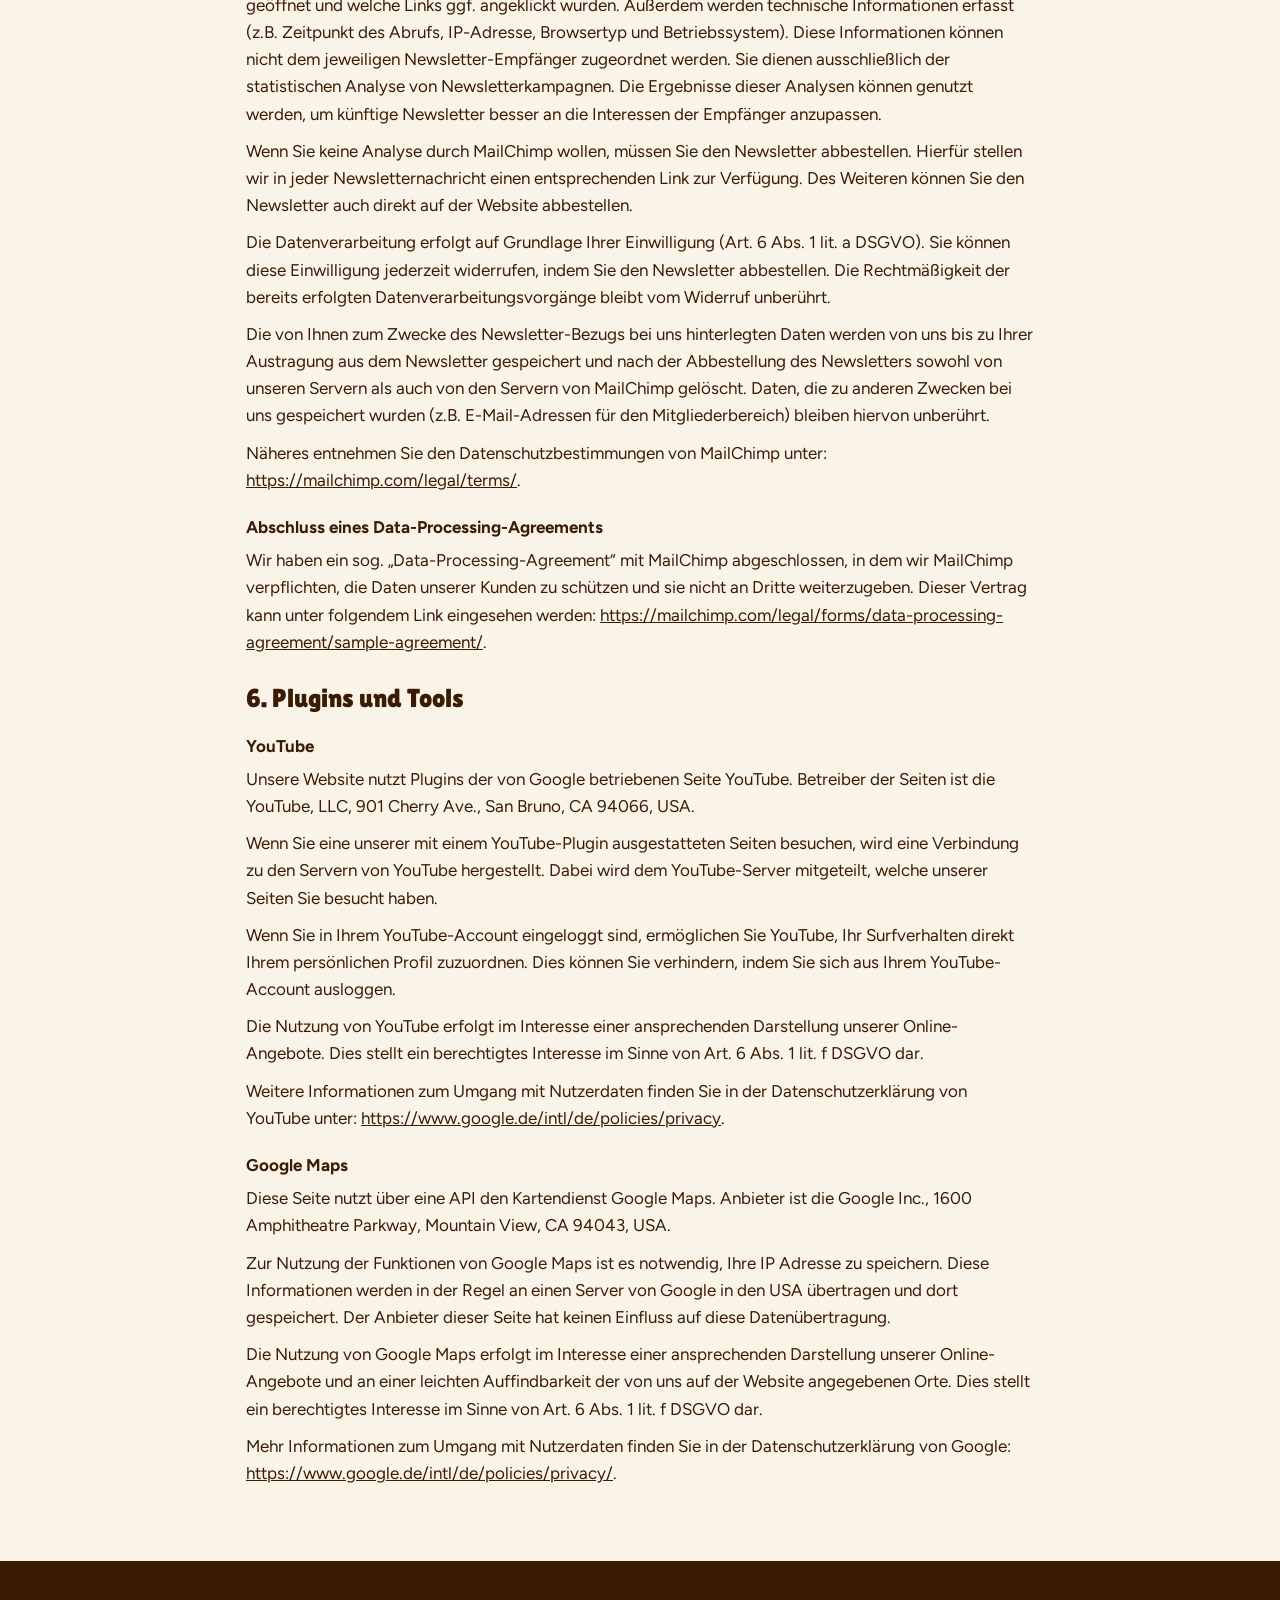
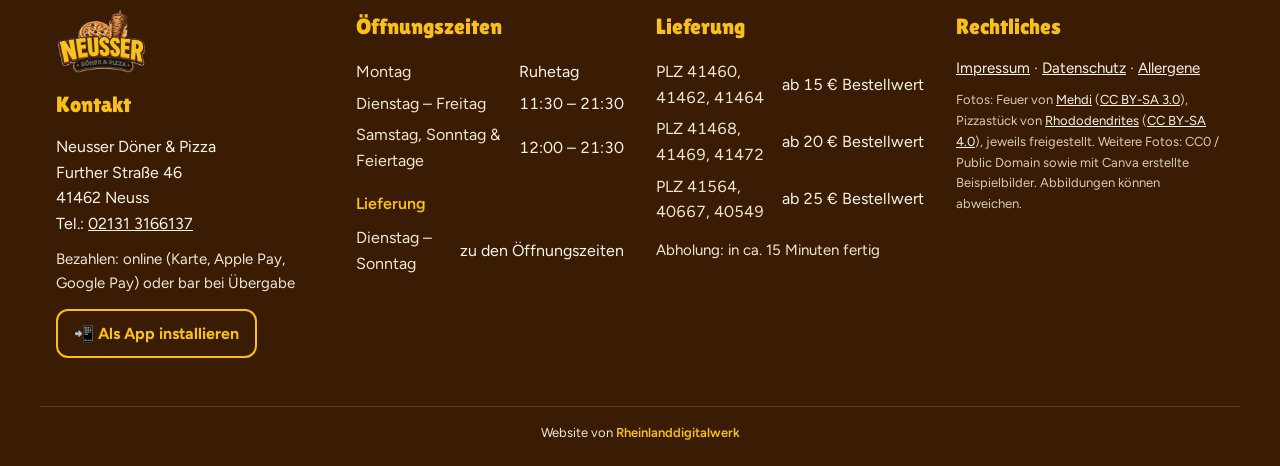
<file: datenschutz.html>
<!doctype html>
<html lang="de">
<head>
  <meta charset="utf-8">
  <script>
    // Alte Vorschau auf GitHub Pages (ohne Server, Zahlung und Tablet) → immer zur echten Domain
    if (/\.github\.io$/.test(location.hostname)) {
      location.replace('https://neusser-doner-pizza.de' + location.pathname.replace(/^\/pizza-doner-project/, '') + location.search + location.hash);
    }
  </script>
  <meta name="viewport" content="width=device-width, initial-scale=1, viewport-fit=cover">
  <title>Datenschutz – Neusser Döner &amp; Pizza</title>
  <meta name="description" content="Datenschutzerklärung von Neusser Döner &amp; Pizza.">
  <meta name="google-site-verification" content="K-XM5HmvyBlKVo5prqkd2wCglbx3vRNkHew2Bn2LZMQ">
  <!-- SEO:START – wird von tools/build_pages.py erzeugt -->
  <link rel="canonical" href="https://neusser-doner-pizza.de/datenschutz.html">
  <meta property="og:type" content="website">
  <meta property="og:locale" content="de_DE">
  <meta property="og:site_name" content="Neusser Döner &amp; Pizza">
  <meta property="og:title" content="Datenschutz – Neusser Döner &amp; Pizza">
  <meta property="og:description" content="Datenschutzerklärung von Neusser Döner &amp; Pizza.">
  <meta property="og:url" content="https://neusser-doner-pizza.de/datenschutz.html">
  <meta property="og:image" content="https://neusser-doner-pizza.de/assets/img/og-bild.jpg?v=26aba6c1">
  <meta property="og:image:width" content="1200">
  <meta property="og:image:height" content="630">
  <meta name="twitter:card" content="summary_large_image">
  <!-- SEO:END -->
  <link rel="icon" href="favicon.ico" sizes="48x48">
  <link rel="icon" href="assets/img/icons/favicon-192.png?v=deb5d2a9" type="image/png" sizes="192x192">
  <link rel="manifest" href="manifest.webmanifest">
  <link rel="apple-touch-icon" href="assets/img/icons/app-180.png?v=975c272b">
  <meta name="theme-color" content="#4F7A2C">
  <meta name="apple-mobile-web-app-title" content="Neusser Döner">
  <link rel="preconnect" href="https://fonts.googleapis.com">
  <link rel="preconnect" href="https://fonts.gstatic.com" crossorigin>
  <link rel="stylesheet" href="https://fonts.googleapis.com/css2?family=Figtree:wght@400;500;600;700;800&family=Lilita+One&display=swap">
  <link rel="stylesheet" href="assets/css/style.css?v=9e34dd03">
</head>
<body class="page-legal">

  <!-- Logo-Leiste -->
  <header class="topbar">
    <div class="container topbar__inner">
      <a class="brand" href="index.html" aria-label="Neusser Döner &amp; Pizza – Startseite">
        <span class="logo">
          <img class="logo__pizza" src="assets/img/logo/pizza.webp?v=c261a0f4" alt="" width="197" height="101">
          <span class="logo__grill" aria-hidden="true">
            <img class="logo__flammen" src="assets/img/logo/flammen.webp?v=49f8c6a6" alt="" width="112" height="144">
            <span class="logo__spiess"></span>
          </span>
          <img class="logo__basis" src="assets/img/logo/basis.webp?v=0e33e937" alt="Neusser Döner &amp; Pizza" width="560" height="375">
        </span>
      </a>
      <div class="topbar__menu" id="hauptmenue">
        <nav class="nav" aria-label="Hauptmenü">
          <a href="index.html">Startseite</a>
          <a href="speisekarte.html">Speisekarte</a>
          <a href="index.html#angebote-liste">Angebote</a>
          <a href="ueber-uns.html">Über uns &amp; Kontakt</a>
        </nav>
        <button class="install-btn install-btn--menu" type="button" data-install hidden>📲 App installieren</button>
        <a class="topbar__phone" href="tel:+4921313166137"><svg viewBox="0 0 24 24" width="18" height="18" aria-hidden="true"><path fill="currentColor" d="M6.6 10.8a15.1 15.1 0 0 0 6.6 6.6l2.2-2.2c.3-.3.7-.4 1-.2 1.1.4 2.3.6 3.6.6.6 0 1 .4 1 1V20c0 .6-.4 1-1 1A17 17 0 0 1 3 4c0-.6.4-1 1-1h3.5c.6 0 1 .4 1 1 0 1.3.2 2.5.6 3.6.1.3 0 .7-.2 1l-2.3 2.2z"/></svg>02131 3166137</a>
      </div>
      <a class="btn btn--primary topbar__cta" href="speisekarte.html">Jetzt bestellen</a>
      <button class="menu-toggle" type="button" aria-expanded="false" aria-controls="hauptmenue">
        <span class="menu-toggle__bars" aria-hidden="true"></span>
        <span class="visually-hidden">Menü</span>
      </button>
    </div>
    <script src="assets/js/nav.js?v=800c105c" defer></script>
  </header>
  <nav class="quickbar" aria-label="Schnellzugriff">
    <a class="quickbar__call" href="tel:+4921313166137"><svg viewBox="0 0 24 24" width="20" height="20" aria-hidden="true"><path fill="currentColor" d="M6.6 10.8a15.1 15.1 0 0 0 6.6 6.6l2.2-2.2c.3-.3.7-.4 1-.2 1.1.4 2.3.6 3.6.6.6 0 1 .4 1 1V20c0 .6-.4 1-1 1A17 17 0 0 1 3 4c0-.6.4-1 1-1h3.5c.6 0 1 .4 1 1 0 1.3.2 2.5.6 3.6.1.3 0 .7-.2 1l-2.3 2.2z"/></svg>Anrufen</a>
    <a class="quickbar__order" href="speisekarte.html">Jetzt bestellen</a>
  </nav>


  <dialog class="ios-install app-hinweis" aria-labelledby="app-hinweis-title">
    <form method="dialog">
      <img src="assets/img/icons/app-180.png?v=975c272b" alt="" width="72" height="72">
      <h2 id="app-hinweis-title">App installieren</h2>
      <div class="app-hinweis__text" data-hilfe></div>
      <button class="btn btn--primary" value="ok">Alles klar</button>
    </form>
  </dialog>


  <main>
    <section class="menu-hero">
      <div class="container menu-hero__inner">
        <h1>Datenschutzerklärung</h1>
        
        
      </div>
    </section>
    <div class="container legal">
      <h2>Online-Bestellung über diese Website</h2>
      <p>Wenn du über die Speisekarte und die Kasse dieser Website bestellst, verarbeiten wir die Angaben aus dem Bestellformular (Name, Telefonnummer, bei Lieferung die Adresse, freiwillig E-Mail, Firma, Etage und Bemerkung) sowie die bestellten Gerichte, um deine Bestellung zuzubereiten, zu liefern und bei Rückfragen anzurufen (Art. 6 Abs. 1 lit. b DSGVO).</p>
      <p>Der Warenkorb wird nur in deinem Browser gespeichert (localStorage). Wenn du „Meine Daten merken“ ankreuzt, werden auch deine Kontaktdaten nur in deinem Browser gespeichert, bis du das Häkchen wieder entfernst oder die Website-Daten löschst.</p>
      <p>Die Bestellung wird auf unserem Webspace bei der united-domains GmbH (Gautinger Straße 10, 82319 Starnberg) gespeichert, auf dem Tablet in unserem Laden angezeigt, als Bon gedruckt und uns per E-Mail geschickt – solange es für die Abwicklung, Rückfragen und gesetzliche Aufbewahrungspflichten nötig ist.</p>
      <h2>Online-Zahlung mit Stripe</h2>
      <p>Wenn du in der Kasse „Jetzt online bezahlen“ wählst, wirst du zur Bezahlseite von Stripe weitergeleitet (Stripe Payments Europe, Ltd., 1 Grand Canal Street Lower, Grand Canal Dock, Dublin, D02 H210, Irland). Dafür übermitteln wir an Stripe die bestellten Gerichte, den Betrag, deinen Namen, deine Telefonnummer, bei Lieferung die Adresse und – falls angegeben – deine E-Mail-Adresse. Deine Karten- oder Kontodaten gibst du direkt bei Stripe ein; wir sehen sie nicht. Rechtsgrundlage ist Art. 6 Abs. 1 lit. b DSGVO (Abwicklung der Bestellung). Stripe kann Daten auch in den USA verarbeiten; Stripe ist dafür nach dem EU-US Data Privacy Framework zertifiziert. Mehr dazu: <a href="https://stripe.com/de/privacy" target="_blank" rel="noopener">stripe.com/de/privacy</a>.</p>
      <p>Bezahlte Bestellungen werden auf unserem Webspace bei der united-domains GmbH (Gautinger Straße 10, 82319 Starnberg) gespeichert und per E-Mail an uns geschickt, solange es für die Abwicklung, Rückfragen und die gesetzlichen Aufbewahrungspflichten nötig ist.</p>
      <p>Die folgenden Abschnitte stammen aus der Datenschutzerklärung unseres Bestellshops (Speisebaron) und gelten für Bestellungen über die Seite „Online bestellen“.</p>
      <h2>1. Datenschutz auf einen Blick</h2>
      <h3>Allgemeine Hinweise</h3>
      <p>Die folgenden Hinweise geben einen einfachen Überblick darüber, was mit Ihren personenbezogenen Daten passiert, wenn Sie unsere Website besuchen. Personenbezogene Daten sind alle Daten, mit denen Sie persönlich identifiziert werden können. Ausführliche Informationen zum Thema Datenschutz entnehmen Sie unserer unter diesem Text aufgeführten Datenschutzerklärung.</p>
      <h3>Datenerfassung auf unserer Website</h3>
      <h3>Wer ist verantwortlich für die Datenerfassung auf dieser Website?</h3>
      <p>Die Datenverarbeitung auf dieser Website erfolgt durch den Websitebetreiber. Dessen Kontaktdaten können Sie dem Impressum dieser Website entnehmen.</p>
      <h3>Wie erfassen wir Ihre Daten?</h3>
      <p>Ihre Daten werden zum einen dadurch erhoben, dass Sie uns diese mitteilen. Hierbei kann es sich z.B. um Daten handeln, die Sie in ein Kontaktformular eingeben.</p>
      <p>Andere Daten werden automatisch beim Besuch der Website durch unsere IT-Systeme erfasst. Das sind vor allem technische Daten (z.B. Internetbrowser, Betriebssystem oder Uhrzeit des Seitenaufrufs). Die Erfassung dieser Daten erfolgt automatisch, sobald Sie unsere Website betreten.</p>
      <h3>Wofür nutzen wir Ihre Daten?</h3>
      <p>Ein Teil der Daten wird erhoben, um eine fehlerfreie Bereitstellung der Website zu gewährleisten. Andere Daten können zur Analyse Ihres Nutzerverhaltens verwendet werden.</p>
      <h3>Welche Rechte haben Sie bezüglich Ihrer Daten?</h3>
      <p>Sie haben jederzeit das Recht unentgeltlich Auskunft über Herkunft, Empfänger und Zweck Ihrer gespeicherten personenbezogenen Daten zu erhalten. Sie haben außerdem ein Recht, die Berichtigung, Sperrung oder Löschung dieser Daten zu verlangen. Hierzu sowie zu weiteren Fragen zum Thema Datenschutz können Sie sich jederzeit unter der im Impressum angegebenen Adresse an uns wenden. Des Weiteren steht Ihnen ein Beschwerderecht bei der zuständigen Aufsichtsbehörde zu.</p>
      <h3>Analyse-Tools und Tools von Drittanbietern</h3>
      <p>Beim Besuch unserer Website kann Ihr Surf-Verhalten statistisch ausgewertet werden. Das geschieht vor allem mit Cookies und mit sogenannten Analyseprogrammen. Die Analyse Ihres Surf-Verhaltens erfolgt in der Regel anonym; das Surf-Verhalten kann nicht zu Ihnen zurückverfolgt werden. Sie können dieser Analyse widersprechen oder sie durch die Nichtbenutzung bestimmter Tools verhindern. Detaillierte Informationen dazu finden Sie in der folgenden Datenschutzerklärung.</p>
      <p>Sie können dieser Analyse widersprechen. Über die Widerspruchsmöglichkeiten werden wir Sie in dieser Datenschutzerklärung informieren.</p>
      <h2>2. Allgemeine Hinweise und Pflichtinformationen</h2>
      <h3>Datenschutz</h3>
      <p>Die Betreiber dieser Seiten nehmen den Schutz Ihrer persönlichen Daten sehr ernst. Wir behandeln Ihre personenbezogenen Daten vertraulich und entsprechend der gesetzlichen Datenschutzvorschriften sowie dieser Datenschutzerklärung.</p>
      <p>Wenn Sie diese Website benutzen, werden verschiedene personenbezogene Daten erhoben. Personenbezogene Daten sind Daten, mit denen Sie persönlich identifiziert werden können. Die vorliegende Datenschutzerklärung erläutert, welche Daten wir erheben und wofür wir sie nutzen. Sie erläutert auch, wie und zu welchem Zweck das geschieht.</p>
      <p>Wir weisen darauf hin, dass die Datenübertragung im Internet (z.B. bei der Kommunikation per E-Mail) Sicherheitslücken aufweisen kann. Ein lückenloser Schutz der Daten vor dem Zugriff durch Dritte ist nicht möglich.</p>
      <h3>Hinweis zur verantwortlichen Stelle</h3>
      <p>Die verantwortliche Stelle für die Datenverarbeitung auf dieser Website ist:</p>
      <h3>Neusser Döner &amp; Pizza</h3>
      <h3>Further Strasse 46</h3>
      <h3>41462 Neuss</h3>
      <h3>Telefon: 02131 3166137</h3>
      <p>Verantwortliche Stelle ist die natürliche oder juristische Person, die allein oder gemeinsam mit anderen über die Zwecke und Mittel der Verarbeitung von personenbezogenen Daten (z.B. Namen, E-Mail-Adressen o. Ä.) entscheidet.</p>
      <h3>Widerruf Ihrer Einwilligung zur Datenverarbeitung</h3>
      <p>Viele Datenverarbeitungsvorgänge sind nur mit Ihrer ausdrücklichen Einwilligung möglich. Sie können eine bereits erteilte Einwilligung jederzeit widerrufen. Dazu reicht eine formlose Mitteilung per E-Mail an uns. Die Rechtmäßigkeit der bis zum Widerruf erfolgten Datenverarbeitung bleibt vom Widerruf unberührt.</p>
      <h3>Beschwerderecht bei der zuständigen Aufsichtsbehörde</h3>
      <p>Im Falle datenschutzrechtlicher Verstöße steht dem Betroffenen ein Beschwerderecht bei der zuständigen Aufsichtsbehörde zu. Zuständige Aufsichtsbehörde in datenschutzrechtlichen Fragen ist der Landesdatenschutzbeauftragte des Bundeslandes, in dem unser Unternehmen seinen Sitz hat. Eine Liste der Datenschutzbeauftragten sowie deren Kontaktdaten können folgendem Link entnommen werden: <a href="https://www.bfdi.bund.de/DE/Infothek/Anschriften_Links/anschriften_links-node.html">https://www.bfdi.bund.de/DE/Infothek/Anschriften_Links/anschriften_links-node.html</a>.</p>
      <h3>Recht auf Datenübertragbarkeit</h3>
      <p>Sie haben das Recht, Daten, die wir auf Grundlage Ihrer Einwilligung oder in Erfüllung eines Vertrags automatisiert verarbeiten, an sich oder an einen Dritten in einem gängigen, maschinenlesbaren Format aushändigen zu lassen. Sofern Sie die direkte Übertragung der Daten an einen anderen Verantwortlichen verlangen, erfolgt dies nur, soweit es technisch machbar ist.</p>
      <h3>SSL- bzw. TLS-Verschlüsselung</h3>
      <p>Diese Seite nutzt aus Sicherheitsgründen und zum Schutz der Übertragung vertraulicher Inhalte, wie zum Beispiel Bestellungen oder Anfragen, die Sie an uns als Seitenbetreiber senden, eine SSL-bzw. TLS-Verschlüsselung. Eine verschlüsselte Verbindung erkennen Sie daran, dass die Adresszeile des Browsers von “http://” auf “https://” wechselt und an dem Schloss-Symbol in Ihrer Browserzeile.</p>
      <p>Wenn die SSL- bzw. TLS-Verschlüsselung aktiviert ist, können die Daten, die Sie an uns übermitteln, nicht von Dritten mitgelesen werden.</p>
      <h3>Verschlüsselter Zahlungsverkehr auf dieser Website</h3>
      <p>Besteht nach dem Abschluss eines kostenpflichtigen Vertrags eine Verpflichtung, uns Ihre Zahlungsdaten (z.B. Kontonummer bei Einzugsermächtigung) zu übermitteln, werden diese Daten zur Zahlungsabwicklung benötigt.</p>
      <p>Der Zahlungsverkehr über die gängigen Zahlungsmittel (Visa/MasterCard, Lastschriftverfahren) erfolgt ausschließlich über eine verschlüsselte SSL- bzw. TLS-Verbindung. Eine verschlüsselte Verbindung erkennen Sie daran, dass die Adresszeile des Browsers von &quot;<a href="http://&quot">http://&quot</a>; auf &quot;<a href="https://&quot">https://&quot</a>; wechselt und an dem Schloss-Symbol in Ihrer Browserzeile.</p>
      <p>Bei verschlüsselter Kommunikation können Ihre Zahlungsdaten, die Sie an uns übermitteln, nicht von Dritten mitgelesen werden.</p>
      <h3>Auskunft, Sperrung, Löschung</h3>
      <p>Sie haben im Rahmen der geltenden gesetzlichen Bestimmungen jederzeit das Recht auf unentgeltliche Auskunft über Ihre gespeicherten personenbezogenen Daten, deren Herkunft und Empfänger und den Zweck der Datenverarbeitung und ggf. ein Recht auf Berichtigung, Sperrung oder Löschung dieser Daten. Hierzu sowie zu weiteren Fragen zum Thema personenbezogene Daten können Sie sich jederzeit unter der im Impressum angegebenen Adresse an uns wenden.</p>
      <h3>Widerspruch gegen Werbe-Mails</h3>
      <p>Der Nutzung von im Rahmen der Impressumspflicht veröffentlichten Kontaktdaten zur Übersendung von nicht ausdrücklich angeforderter Werbung und Informationsmaterialien wird hiermit widersprochen. Die Betreiber der Seiten behalten sich ausdrücklich rechtliche Schritte im Falle der unverlangten Zusendung von Werbeinformationen, etwa durch Spam-E-Mails, vor.</p>
      <h2>3. Datenerfassung auf unserer Website</h2>
      <h3>Cookies</h3>
      <p>Die Internetseiten verwenden teilweise so genannte Cookies. Cookies richten auf Ihrem Rechner keinen Schaden an und enthalten keine Viren. Cookies dienen dazu, unser Angebot nutzerfreundlicher, effektiver und sicherer zu machen. Cookies sind kleine Textdateien, die auf Ihrem Rechner abgelegt werden und die Ihr Browser speichert.</p>
      <p>Die meisten der von uns verwendeten Cookies sind so genannte “Session-Cookies”. Sie werden nach Ende Ihres Besuchs automatisch gelöscht. Andere Cookies bleiben auf Ihrem Endgerät gespeichert bis Sie diese löschen. Diese Cookies ermöglichen es uns, Ihren Browser beim nächsten Besuch wiederzuerkennen.</p>
      <p>Sie können Ihren Browser so einstellen, dass Sie über das Setzen von Cookies informiert werden und Cookies nur im Einzelfall erlauben, die Annahme von Cookies für bestimmte Fälle oder generell ausschließen sowie das automatische Löschen der Cookies beim Schließen des Browser aktivieren. Bei der Deaktivierung von Cookies kann die Funktionalität dieser Website eingeschränkt sein.</p>
      <p>Cookies, die zur Durchführung des elektronischen Kommunikationsvorgangs oder zur Bereitstellung bestimmter, von Ihnen erwünschter Funktionen (z.B. Warenkorbfunktion) erforderlich sind, werden auf Grundlage von Art. 6 Abs. 1 lit. f DSGVO gespeichert. Der Websitebetreiber hat ein berechtigtes Interesse an der Speicherung von Cookies zur technisch fehlerfreien und optimierten Bereitstellung seiner Dienste. Soweit andere Cookies (z.B. Cookies zur Analyse Ihres Surfverhaltens) gespeichert werden, werden diese in dieser Datenschutzerklärung gesondert behandelt.</p>
      <h3>Server-Log-Dateien</h3>
      <p>Der Provider der Seiten erhebt und speichert automatisch Informationen in so genannten Server-Log-Dateien, die Ihr Browser automatisch an uns übermittelt. Dies sind:</p>
      <h3>Browsertyp und Browserversion</h3>
      <h3>verwendetes Betriebssystem</h3>
      <h3>Referrer URL</h3>
      <h3>Hostname des zugreifenden Rechners</h3>
      <h3>Uhrzeit der Serveranfrage</h3>
      <h3>IP-Adresse</h3>
      <p>Eine Zusammenführung dieser Daten mit anderen Datenquellen wird nicht vorgenommen.</p>
      <p>Grundlage für die Datenverarbeitung ist Art. 6 Abs. 1 lit. b DSGVO, der die Verarbeitung von Daten zur Erfüllung eines Vertrags oder vorvertraglicher Maßnahmen gestattet.</p>
      <h3>Kontaktformular</h3>
      <p>Wenn Sie uns per Kontaktformular Anfragen zukommen lassen, werden Ihre Angaben aus dem Anfrageformular inklusive der von Ihnen dort angegebenen Kontaktdaten zwecks Bearbeitung der Anfrage und für den Fall von Anschlussfragen bei uns gespeichert. Diese Daten geben wir nicht ohne Ihre Einwilligung weiter.</p>
      <p>Die Verarbeitung der in das Kontaktformular eingegebenen Daten erfolgt somit ausschließlich auf Grundlage Ihrer Einwilligung (Art. 6 Abs. 1 lit. a DSGVO). Sie können diese Einwilligung jederzeit widerrufen. Dazu reicht eine formlose Mitteilung per E-Mail an uns. Die Rechtmäßigkeit der bis zum Widerruf erfolgten Datenverarbeitungsvorgänge bleibt vom Widerruf unberührt.</p>
      <p>Die von Ihnen im Kontaktformular eingegebenen Daten verbleiben bei uns, bis Sie uns zur Löschung auffordern, Ihre Einwilligung zur Speicherung widerrufen oder der Zweck für die Datenspeicherung entfällt (z.B. nach abgeschlossener Bearbeitung Ihrer Anfrage). Zwingende gesetzliche Bestimmungen – insbesondere Aufbewahrungsfristen – bleiben unberührt.</p>
      <h3>Registrierung auf dieser Website</h3>
      <p>Sie können sich auf unserer Website registrieren, um zusätzliche Funktionen auf der Seite zu nutzen. Die dazu eingegebenen Daten verwenden wir nur zum Zwecke der Nutzung des jeweiligen Angebotes oder Dienstes, für den Sie sich registriert haben. Die bei der Registrierung abgefragten Pflichtangaben müssen vollständig angegeben werden. Anderenfalls werden wir die Registrierung ablehnen.</p>
      <p>Für wichtige Änderungen etwa beim Angebotsumfang oder bei technisch notwendigen Änderungen nutzen wir die bei der Registrierung angegebene E-Mail-Adresse, um Sie auf diesem Wege zu informieren.</p>
      <p>Die Verarbeitung der bei der Registrierung eingegebenen Daten erfolgt auf Grundlage Ihrer Einwilligung (Art. 6 Abs. 1 lit. a DSGVO). Sie können eine von Ihnen erteilte Einwilligung jederzeit widerrufen. Dazu reicht eine formlose Mitteilung per E-Mail an uns. Die Rechtmäßigkeit der bereits erfolgten Datenverarbeitung bleibt vom Widerruf unberührt.</p>
      <p>Die bei der Registrierung erfassten Daten werden von uns gespeichert, solange Sie auf unserer Website registriert sind und werden anschließend gelöscht. Gesetzliche Aufbewahrungsfristen bleiben unberührt.</p>
      <h3>Kommentarfunktion auf dieser Website</h3>
      <p>Für die Kommentarfunktion auf dieser Seite werden neben Ihrem Kommentar auch Angaben zum Zeitpunkt der Erstellung des Kommentars, Ihre E-Mail-Adresse und, wenn Sie nicht anonym posten, der von Ihnen gewählte Nutzername gespeichert.</p>
      <h3>Speicherung der IP-Adresse</h3>
      <p>Unsere Kommentarfunktion speichert die IP-Adressen der Nutzer, die Kommentare verfassen. Da wir Kommentare auf unserer Seite nicht vor der Freischaltung prüfen, benötigen wir diese Daten, um im Falle von Rechtsverletzungen wie Beleidigungen oder Propaganda gegen den Verfasser vorgehen zu können.</p>
      <h3>Speicherdauer der Kommentare</h3>
      <p>Die Kommentare und die damit verbundenen Daten (z.B. IP-Adresse) werden gespeichert und verbleiben auf unserer Website, bis der kommentierte Inhalt vollständig gelöscht wurde oder die Kommentare aus rechtlichen Gründen gelöscht werden müssen (z.B. beleidigende Kommentare).</p>
      <h3>Rechtsgrundlage</h3>
      <p>Die Speicherung der Kommentare erfolgt auf Grundlage Ihrer Einwilligung (Art. 6 Abs. 1 lit. a DSGVO). Sie können eine von Ihnen erteilte Einwilligung jederzeit widerrufen. Dazu reicht eine formlose Mitteilung per E-Mail an uns. Die Rechtmäßigkeit der bereits erfolgten Datenverarbeitungsvorgänge bleibt vom Widerruf unberührt.</p>
      <p>Verarbeiten von Daten (Kunden- und Vertragsdaten)</p>
      <p>Wir erheben, verarbeiten und nutzen personenbezogene Daten nur, soweit sie für die Begründung, inhaltliche Ausgestaltung oder Änderung des Rechtsverhältnisses erforderlich sind (Bestandsdaten). Dies erfolgt auf Grundlage von Art. 6 Abs. 1 lit. b DSGVO, der die Verarbeitung von Daten zur Erfüllung eines Vertrags oder vorvertraglicher Maßnahmen gestattet. Personenbezogene Daten über die Inanspruchnahme unserer Internetseiten (Nutzungsdaten) erheben, verarbeiten und nutzen wir nur, soweit dies erforderlich ist, um dem Nutzer die Inanspruchnahme des Dienstes zu ermöglichen oder abzurechnen.</p>
      <p>Die erhobenen Kundendaten werden nach Abschluss des Auftrags oder Beendigung der Geschäftsbeziehung gelöscht. Gesetzliche Aufbewahrungsfristen bleiben unberührt.</p>
      <h3>Datenübermittlung bei Vertragsschluss für Dienstleistungen und digitale Inhalte</h3>
      <p>Wir übermitteln personenbezogene Daten an Dritte nur dann, wenn dies im Rahmen der Vertragsabwicklung notwendig ist, etwa an das mit der Zahlungsabwicklung beauftragte Kreditinstitut.</p>
      <p>Eine weitergehende Übermittlung der Daten erfolgt nicht bzw. nur dann, wenn Sie der Übermittlung ausdrücklich zugestimmt haben. Eine Weitergabe Ihrer Daten an Dritte ohne ausdrückliche Einwilligung, etwa zu Zwecken der Werbung, erfolgt nicht.</p>
      <p>Grundlage für die Datenverarbeitung ist Art. 6 Abs. 1 lit. b DSGVO, der die Verarbeitung von Daten zur Erfüllung eines Vertrags oder vorvertraglicher Maßnahmen gestattet.</p>
      <h2>4. Analyse Tools und Werbung</h2>
      <h3>Google Analytics</h3>
      <p>Diese Website nutzt Funktionen des Webanalysedienstes Google Analytics. Anbieter ist die Google Inc., 1600 Amphitheatre Parkway, Mountain View, CA 94043, USA.</p>
      <p>Google Analytics verwendet so genannte &quot;Cookies&quot;. Das sind Textdateien, die auf Ihrem Computer gespeichert werden und die eine Analyse der Benutzung der Website durch Sie ermöglichen. Die durch den Cookie erzeugten Informationen über Ihre Benutzung dieser Website werden in der Regel an einen Server von Google in den USA übertragen und dort gespeichert.</p>
      <p>Die Speicherung von Google-Analytics-Cookies erfolgt auf Grundlage von Art. 6 Abs. 1 lit. f DSGVO. Der Websitebetreiber hat ein berechtigtes Interesse an der Analyse des Nutzerverhaltens, um sowohl sein Webangebot als auch seine Werbung zu optimieren.</p>
      <h3>IP Anonymisierung</h3>
      <p>Wir haben auf dieser Website die Funktion IP-Anonymisierung aktiviert. Dadurch wird Ihre IP-Adresse von Google innerhalb von Mitgliedstaaten der Europäischen Union oder in anderen Vertragsstaaten des Abkommens über den Europäischen Wirtschaftsraum vor der Übermittlung in die USA gekürzt. Nur in Ausnahmefällen wird die volle IP-Adresse an einen Server von Google in den USA übertragen und dort gekürzt. Im Auftrag des Betreibers dieser Website wird Google diese Informationen benutzen, um Ihre Nutzung der Website auszuwerten, um Reports über die Websiteaktivitäten zusammenzustellen und um weitere mit der Websitenutzung und der Internetnutzung verbundene Dienstleistungen gegenüber dem Websitebetreiber zu erbringen. Die im Rahmen von Google Analytics von Ihrem Browser übermittelte IP-Adresse wird nicht mit anderen Daten von Google zusammengeführt.</p>
      <h3>Browser Plugin</h3>
      <p>Sie können die Speicherung der Cookies durch eine entsprechende Einstellung Ihrer Browser-Software verhindern; wir weisen Sie jedoch darauf hin, dass Sie in diesem Fall gegebenenfalls nicht sämtliche Funktionen dieser Website vollumfänglich werden nutzen können. Sie können darüber hinaus die Erfassung der durch den Cookie erzeugten und auf Ihre Nutzung der Website bezogenen Daten (inkl. Ihrer IP-Adresse) an Google sowie die Verarbeitung dieser Daten durch Google verhindern, indem Sie das unter dem folgenden Link verfügbare Browser-Plugin herunterladen und installieren: <a href="https://tools.google.com/dlpage/gaoptout?hl=de">https://tools.google.com/dlpage/gaoptout?hl=de</a>.</p>
      <h3>Widerspruch gegen Datenerfassung</h3>
      <p>Sie können die Erfassung Ihrer Daten durch Google Analytics verhindern, indem Sie auf folgenden Link klicken. Es wird ein Opt-Out-Cookie gesetzt, der die Erfassung Ihrer Daten bei zukünftigen Besuchen dieser Website verhindert: Google Analytics deaktivieren.</p>
      <p>Mehr Informationen zum Umgang mit Nutzerdaten bei Google Analytics finden Sie in der Datenschutzerklärung von Google: <a href="https://support.google.com/analytics/answer/6004245?hl=de">https://support.google.com/analytics/answer/6004245?hl=de</a>.</p>
      <h3>Auftragsdatenverarbeitung</h3>
      <p>Wir haben mit Google einen Vertrag zur Auftragsdatenverarbeitung abgeschlossen und setzen die strengen Vorgaben der deutschen Datenschutzbehörden bei der Nutzung von Google Analytics vollständig um.</p>
      <h3>Demografische Merkmale bei Google Analytics</h3>
      <p>Diese Website nutzt die Funktion “demografische Merkmale” von Google Analytics. Dadurch können Berichte erstellt werden, die Aussagen zu Alter, Geschlecht und Interessen der Seitenbesucher enthalten. Diese Daten stammen aus interessenbezogener Werbung von Google sowie aus Besucherdaten von Drittanbietern. Diese Daten können keiner bestimmten Person zugeordnet werden. Sie können diese Funktion jederzeit über die Anzeigeneinstellungen in Ihrem Google-Konto deaktivieren oder die Erfassung Ihrer Daten durch Google Analytics wie im Punkt “Widerspruch gegen Datenerfassung” dargestellt generell untersagen.</p>
      <h3>Google Analytics Remarketing</h3>
      <p>Unsere Websites nutzen die Funktionen von Google Analytics Remarketing in Verbindung mit den geräteübergreifenden Funktionen von Google AdWords und Google DoubleClick. Anbieter ist die Google Inc., 1600 Amphitheatre Parkway, Mountain View, CA 94043, USA.</p>
      <p>Diese Funktion ermöglicht es die mit Google Analytics Remarketing erstellten Werbe-Zielgruppen mit den geräteübergreifenden Funktionen von Google AdWords und Google DoubleClick zu verknüpfen. Auf diese Weise können interessenbezogene, personalisierte Werbebotschaften, die in Abhängigkeit Ihres früheren Nutzungs- und Surfverhaltens auf einem Endgerät (z.B. Handy) an Sie angepasst wurden auch auf einem anderen Ihrer Endgeräte (z.B. Tablet oder PC) angezeigt werden.</p>
      <p>Haben Sie eine entsprechende Einwilligung erteilt, verknüpft Google zu diesem Zweck Ihren Web- und App-Browserverlauf mit Ihrem Google-Konto. Auf diese Weise können auf jedem Endgerät auf dem Sie sich mit Ihrem Google-Konto anmelden, dieselben personalisierten Werbebotschaften geschaltet werden.</p>
      <p>Zur Unterstützung dieser Funktion erfasst Google Analytics google-authentifizierte IDs der Nutzer, die vorübergehend mit unseren Google-Analytics-Daten verknüpft werden, um Zielgruppen für die geräteübergreifende Anzeigenwerbung zu definieren und zu erstellen.</p>
      <p>Sie können dem geräteübergreifenden Remarketing/Targeting dauerhaft widersprechen, indem Sie personalisierte Werbung in Ihrem Google-Konto deaktivieren; folgen Sie hierzu diesem Link: <a href="https://www.google.com/settings/ads/onweb/">https://www.google.com/settings/ads/onweb/</a>.</p>
      <p>Die Zusammenfassung der erfassten Daten in Ihrem Google-Konto erfolgt ausschließlich auf Grundlage Ihrer Einwilligung, die Sie bei Google abgeben oder widerrufen können (Art. 6 Abs. 1 lit. a DSGVO). Bei Datenerfassungsvorgängen, die nicht in Ihrem Google-Konto zusammengeführt werden (z.B. weil Sie kein Google-Konto haben oder der Zusammenführung widersprochen haben) beruht die Erfassung der Daten auf Art. 6 Abs. 1 lit. f DSGVO. Das berechtigte Interesse ergibt sich daraus, dass der Websitebetreiber ein Interesse an der anonymisierten Analyse der Websitebesucher zu Werbezwecken hat.</p>
      <p>Weitergehende Informationen und die Datenschutzbestimmungen finden Sie in der Datenschutzerklärung von Google unter: <a href="https://www.google.com/policies/technologies/ads/">https://www.google.com/policies/technologies/ads/</a>.</p>
      <h3>Google reCAPTCHA</h3>
      <p>Wir nutzen “Google reCAPTCHA” (im Folgenden “reCAPTCHA”) auf unseren Websites. Anbieter ist die Google Inc., 1600 Amphitheatre Parkway, Mountain View, CA 94043, USA (“Google”).</p>
      <p>Mit reCAPTCHA soll überprüft werden, ob die Dateneingabe auf unseren Websites (z.B. in einem Kontaktformular) durch einen Menschen oder durch ein automatisiertes Programm erfolgt. Hierzu analysiert reCAPTCHA das Verhalten des Websitebesuchers anhand verschiedener Merkmale. Diese Analyse beginnt automatisch, sobald der Websitebesucher die Website betritt. Zur Analyse wertet reCAPTCHA verschiedene Informationen aus (z.B. IP-Adresse, Verweildauer des Websitebesuchers auf der Website oder vom Nutzer getätigte Mausbewegungen). Die bei der Analyse erfassten Daten werden an Google weitergeleitet.</p>
      <p>Die reCAPTCHA-Analysen laufen vollständig im Hintergrund. Websitebesucher werden nicht darauf hingewiesen, dass eine Analyse stattfindet.</p>
      <p>Die Datenverarbeitung erfolgt auf Grundlage von Art. 6 Abs. 1 lit. f DSGVO. Der Websitebetreiber hat ein berechtigtes Interesse daran, seine Webangebote vor missbräuchlicher automatisierter Ausspähung und vor SPAM zu schützen.</p>
      <p>Weitere Informationen zu Google reCAPTCHA sowie die Datenschutzerklärung von Google entnehmen Sie folgenden Links: <a href="https://www.google.com/intl/de/policies/privacy/">https://www.google.com/intl/de/policies/privacy/</a> und <a href="https://www.google.com/recaptcha/intro/android.html">https://www.google.com/recaptcha/intro/android.html</a>.</p>
      <h2>5. Newsletter</h2>
      <h3>Newsletterdaten</h3>
      <p>Wenn Sie den auf der Website angebotenen Newsletter beziehen möchten, benötigen wir von Ihnen eine E-Mail-Adresse sowie Informationen, welche uns die Überprüfung gestatten, dass Sie der Inhaber der angegebenen E-Mail-Adresse sind und mit dem Empfang des Newsletters einverstanden sind. Weitere Daten werden nicht bzw. nur auf freiwilliger Basis erhoben. Diese Daten verwenden wir ausschließlich für den Versand der angeforderten Informationen und geben diese nicht an Dritte weiter.</p>
      <p>Die Verarbeitung der in das Newsletteranmeldeformular eingegebenen Daten erfolgt ausschließlich auf Grundlage Ihrer Einwilligung (Art. 6 Abs. 1 lit. a DSGVO). Die erteilte Einwilligung zur Speicherung der Daten, der E-Mail-Adresse sowie deren Nutzung zum Versand des Newsletters können Sie jederzeit widerrufen, etwa über den &quot;Austragen&quot;-Link im Newsletter. Die Rechtmäßigkeit der bereits erfolgten Datenverarbeitungsvorgänge bleibt vom Widerruf unberührt.</p>
      <p>Die von Ihnen zum Zwecke des Newsletter-Bezugs bei uns hinterlegten Daten werden von uns bis zu Ihrer Austragung aus dem Newsletter gespeichert und nach der Abbestellung des Newsletters gelöscht. Daten, die zu anderen Zwecken bei uns gespeichert wurden (z.B. E-Mail-Adressen für den Mitgliederbereich) bleiben hiervon unberührt.</p>
      <h3>MailChimp</h3>
      <p>Diese Website nutzt die Dienste von MailChimp für den Versand von Newslettern. Anbieter ist die Rocket Science Group LLC, 675 Ponce De Leon Ave NE, Suite 5000, Atlanta, GA 30308, USA.</p>
      <p>MailChimp ist ein Dienst, mit dem u.a. der Versand von Newslettern organisiert und analysiert werden kann. Wenn Sie Daten zum Zwecke des Newsletterbezugs eingeben (z.B. E-Mail-Adresse), werden diese auf den Servern von MailChimp in den USA gespeichert.</p>
      <p>MailChimp verfügt über eine Zertifizierung nach dem “EU-US-Privacy-Shield”. Der “Privacy-Shield” ist ein Übereinkommen zwischen der Europäischen Union (EU) und den USA, das die Einhaltung europäischer Datenschutzstandards in den USA gewährleisten soll.</p>
      <p>Mit Hilfe von MailChimp können wir unsere Newsletterkampagnen analysieren. Wenn Sie eine mit MailChimp versandte E-Mail öffnen, verbindet sich eine in der E-Mail enthaltene Datei (sog. web-beacon) mit den Servern von MailChimp in den USA. So kann festgestellt werden, ob eine Newsletter-Nachricht geöffnet und welche Links ggf. angeklickt wurden. Außerdem werden technische Informationen erfasst (z.B. Zeitpunkt des Abrufs, IP-Adresse, Browsertyp und Betriebssystem). Diese Informationen können nicht dem jeweiligen Newsletter-Empfänger zugeordnet werden. Sie dienen ausschließlich der statistischen Analyse von Newsletterkampagnen. Die Ergebnisse dieser Analysen können genutzt werden, um künftige Newsletter besser an die Interessen der Empfänger anzupassen.</p>
      <p>Wenn Sie keine Analyse durch MailChimp wollen, müssen Sie den Newsletter abbestellen. Hierfür stellen wir in jeder Newsletternachricht einen entsprechenden Link zur Verfügung. Des Weiteren können Sie den Newsletter auch direkt auf der Website abbestellen.</p>
      <p>Die Datenverarbeitung erfolgt auf Grundlage Ihrer Einwilligung (Art. 6 Abs. 1 lit. a DSGVO). Sie können diese Einwilligung jederzeit widerrufen, indem Sie den Newsletter abbestellen. Die Rechtmäßigkeit der bereits erfolgten Datenverarbeitungsvorgänge bleibt vom Widerruf unberührt.</p>
      <p>Die von Ihnen zum Zwecke des Newsletter-Bezugs bei uns hinterlegten Daten werden von uns bis zu Ihrer Austragung aus dem Newsletter gespeichert und nach der Abbestellung des Newsletters sowohl von unseren Servern als auch von den Servern von MailChimp gelöscht. Daten, die zu anderen Zwecken bei uns gespeichert wurden (z.B. E-Mail-Adressen für den Mitgliederbereich) bleiben hiervon unberührt.</p>
      <p>Näheres entnehmen Sie den Datenschutzbestimmungen von MailChimp unter: <a href="https://mailchimp.com/legal/terms/">https://mailchimp.com/legal/terms/</a>.</p>
      <h3>Abschluss eines Data-Processing-Agreements</h3>
      <p>Wir haben ein sog. „Data-Processing-Agreement“ mit MailChimp abgeschlossen, in dem wir MailChimp verpflichten, die Daten unserer Kunden zu schützen und sie nicht an Dritte weiterzugeben. Dieser Vertrag kann unter folgendem Link eingesehen werden: <a href="https://mailchimp.com/legal/forms/data-processing-agreement/sample-agreement/">https://mailchimp.com/legal/forms/data-processing-agreement/sample-agreement/</a>.</p>
      <h2>6. Plugins und Tools</h2>
      <h3>YouTube</h3>
      <p>Unsere Website nutzt Plugins der von Google betriebenen Seite YouTube. Betreiber der Seiten ist die YouTube, LLC, 901 Cherry Ave., San Bruno, CA 94066, USA.</p>
      <p>Wenn Sie eine unserer mit einem YouTube-Plugin ausgestatteten Seiten besuchen, wird eine Verbindung zu den Servern von YouTube hergestellt. Dabei wird dem YouTube-Server mitgeteilt, welche unserer Seiten Sie besucht haben.</p>
      <p>Wenn Sie in Ihrem YouTube-Account eingeloggt sind, ermöglichen Sie YouTube, Ihr Surfverhalten direkt Ihrem persönlichen Profil zuzuordnen. Dies können Sie verhindern, indem Sie sich aus Ihrem YouTube-Account ausloggen.</p>
      <p>Die Nutzung von YouTube erfolgt im Interesse einer ansprechenden Darstellung unserer Online-Angebote. Dies stellt ein berechtigtes Interesse im Sinne von Art. 6 Abs. 1 lit. f DSGVO dar.</p>
      <p>Weitere Informationen zum Umgang mit Nutzerdaten finden Sie in der Datenschutzerklärung von YouTube unter: <a href="https://www.google.de/intl/de/policies/privacy">https://www.google.de/intl/de/policies/privacy</a>.</p>
      <h3>Google Maps</h3>
      <p>Diese Seite nutzt über eine API den Kartendienst Google Maps. Anbieter ist die Google Inc., 1600 Amphitheatre Parkway, Mountain View, CA 94043, USA.</p>
      <p>Zur Nutzung der Funktionen von Google Maps ist es notwendig, Ihre IP Adresse zu speichern. Diese Informationen werden in der Regel an einen Server von Google in den USA übertragen und dort gespeichert. Der Anbieter dieser Seite hat keinen Einfluss auf diese Datenübertragung.</p>
      <p>Die Nutzung von Google Maps erfolgt im Interesse einer ansprechenden Darstellung unserer Online-Angebote und an einer leichten Auffindbarkeit der von uns auf der Website angegebenen Orte. Dies stellt ein berechtigtes Interesse im Sinne von Art. 6 Abs. 1 lit. f DSGVO dar.</p>
      <p>Mehr Informationen zum Umgang mit Nutzerdaten finden Sie in der Datenschutzerklärung von Google: <a href="https://www.google.de/intl/de/policies/privacy/">https://www.google.de/intl/de/policies/privacy/</a>.</p>
    </div>
  </main>

  <!-- Kontakt, Öffnungszeiten, Impressum -->
  <footer class="footer" id="kontakt">
    <div class="container footer__inner">
      <div class="footer__col">
        <img class="footer__logo" src="assets/img/logo.webp?v=03ee1678" alt="Neusser Döner &amp; Pizza" width="560" height="375" loading="lazy">
        <h2>Kontakt</h2>
        <address>
          Neusser Döner &amp; Pizza<br>
          Further Straße 46<br>
          41462 Neuss<br>
          Tel.: <a href="tel:+4921313166137">02131 3166137</a>
        </address>
        <p class="footer__pay">Bezahlen: online (Karte, Apple Pay, Google Pay) oder bar bei Übergabe</p>
        <button class="install-btn" type="button" data-install hidden>📲 Als App installieren</button>
      </div>
      <div class="footer__col">
        <h2>Öffnungszeiten</h2>
        <table class="hours">
          <tr><th scope="row">Montag</th><td>Ruhetag</td></tr>
          <tr><th scope="row">Dienstag – Freitag</th><td>11:30 – 21:30</td></tr>
          <tr><th scope="row">Samstag, Sonntag &amp; Feiertage</th><td>12:00 – 21:30</td></tr>
        </table>
        <h3 class="footer__sub">Lieferung</h3>
        <table class="hours">
          <tr><th scope="row">Dienstag – Sonntag</th><td>zu den Öffnungszeiten</td></tr>
        </table>
      </div>
      <div class="footer__col">
        <h2>Lieferung</h2>
        <table class="hours">
          <tr><th scope="row">PLZ 41460, 41462, 41464</th><td>ab 15 € Bestellwert</td></tr>
          <tr><th scope="row">PLZ 41468, 41469, 41472</th><td>ab 20 € Bestellwert</td></tr>
          <tr><th scope="row">PLZ 41564, 40667, 40549</th><td>ab 25 € Bestellwert</td></tr>
        </table>
        <p class="footer__pay">Abholung: in ca. 15 Minuten fertig</p>
      </div>
      <div class="footer__col footer__legal">
        <h2>Rechtliches</h2>
        <p><a href="impressum.html">Impressum</a> · <a href="datenschutz.html">Datenschutz</a> · <a href="speisekarte.html#allergene">Allergene</a></p>
        <p class="footer__credits">Fotos: Feuer von <a href="https://commons.wikimedia.org/wiki/File:Fire-Mehdi-1.JPG">Mehdi</a> (<a href="https://creativecommons.org/licenses/by-sa/3.0/">CC BY-SA 3.0</a>), Pizzastück von <a href="https://commons.wikimedia.org/wiki/File:Paulie_Gee%27s_Slice_Shop_(35386).jpg">Rhododendrites</a> (<a href="https://creativecommons.org/licenses/by-sa/4.0/">CC BY-SA 4.0</a>), jeweils freigestellt. Weitere Fotos: CC0 / Public Domain sowie mit Canva erstellte Beispielbilder. Abbildungen können abweichen.</p>
      </div>
    </div>
    <div class="container footer__dev">
      <p>Website von <a href="https://www.rheinlanddigitalwerk.de/" target="_blank" rel="noopener">Rheinlanddigitalwerk</a></p>
    </div>
  </footer>

</body>
</html>
</file>
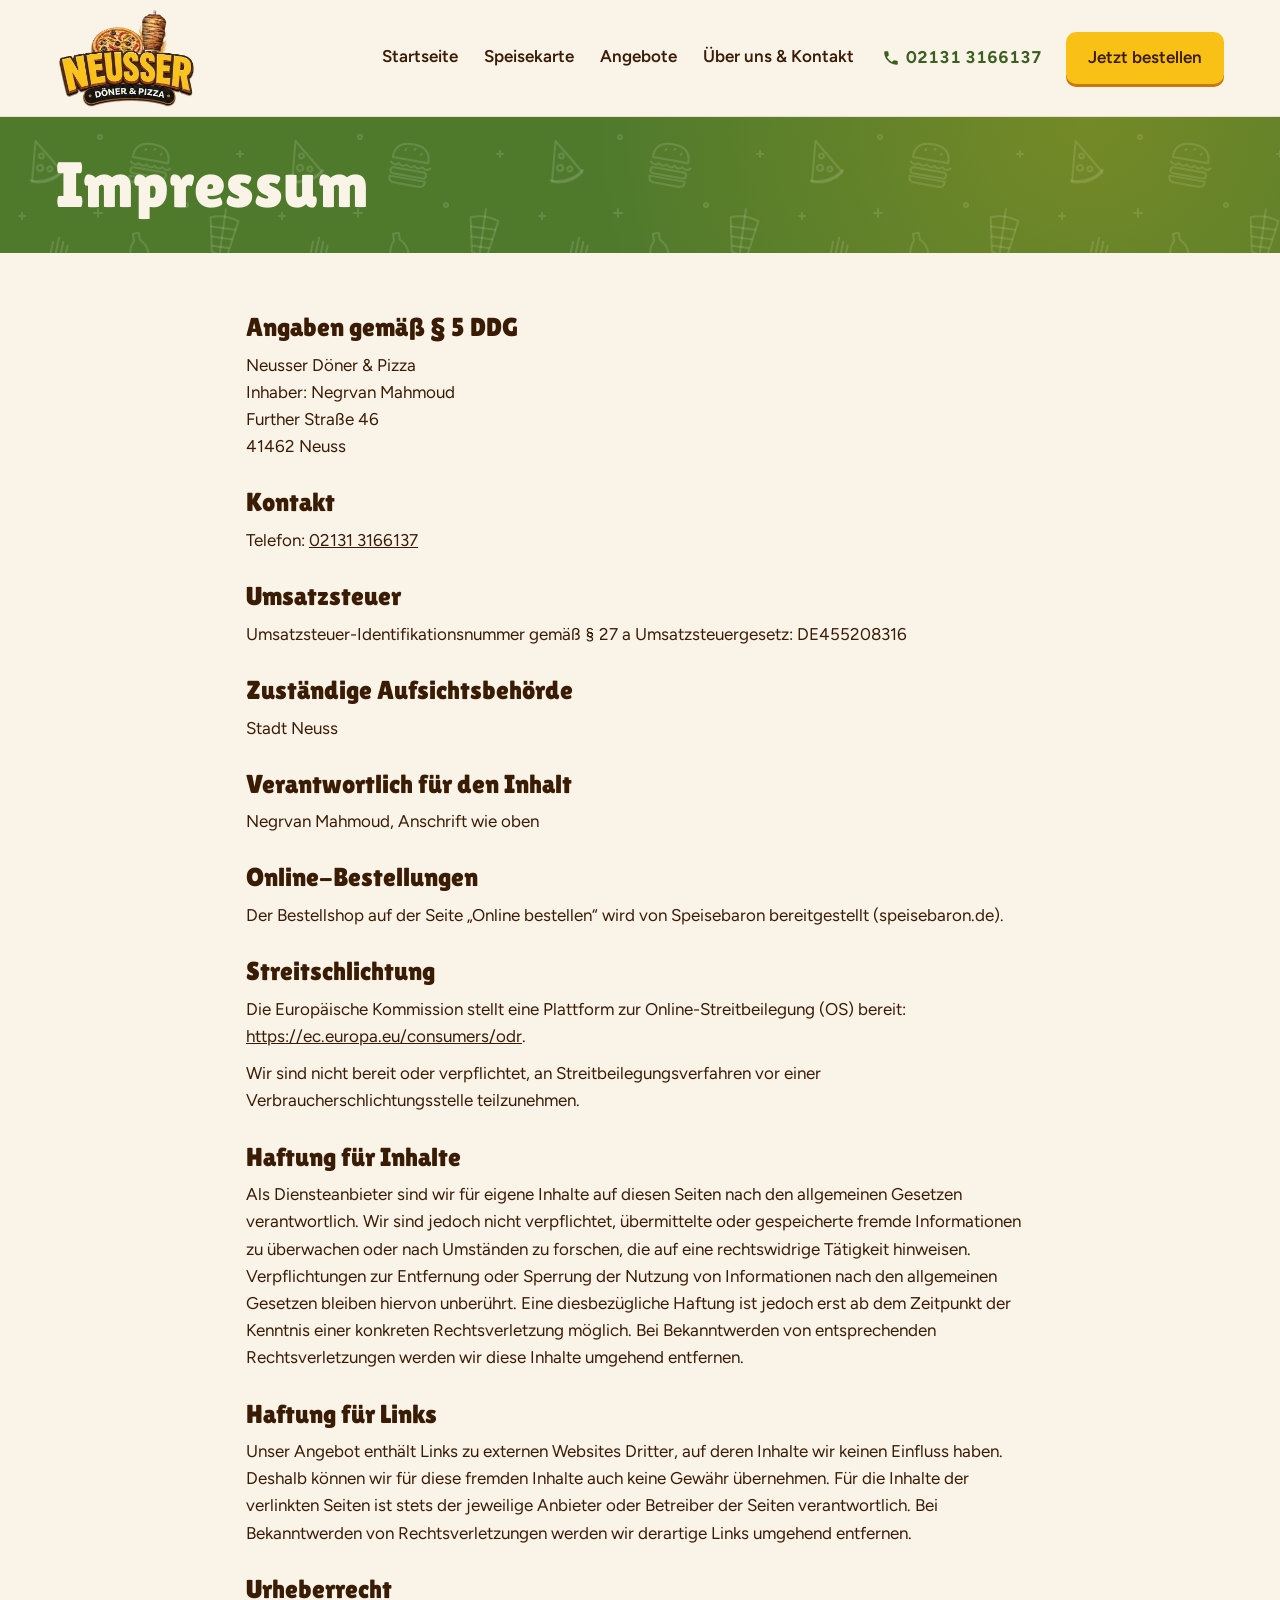
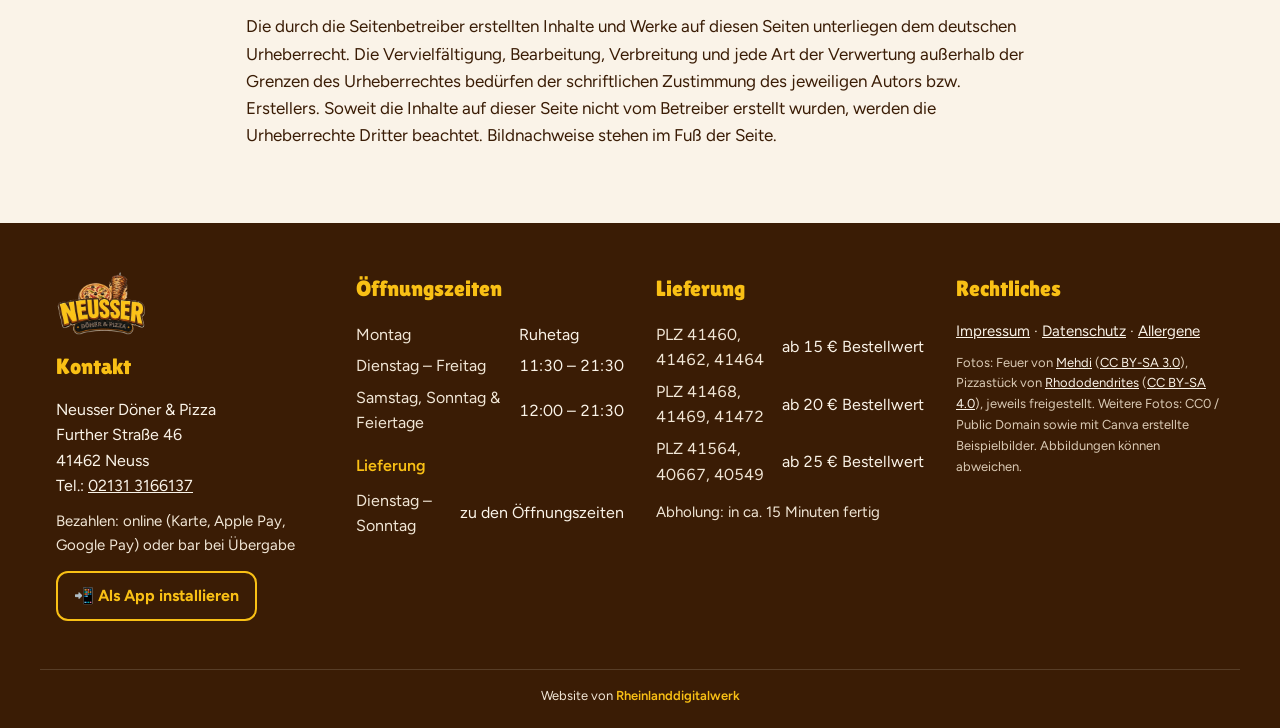
<file: impressum.html>
<!doctype html>
<html lang="de">
<head>
  <meta charset="utf-8">
  <script>
    // Alte Vorschau auf GitHub Pages (ohne Server, Zahlung und Tablet) → immer zur echten Domain
    if (/\.github\.io$/.test(location.hostname)) {
      location.replace('https://neusser-doner-pizza.de' + location.pathname.replace(/^\/pizza-doner-project/, '') + location.search + location.hash);
    }
  </script>
  <meta name="viewport" content="width=device-width, initial-scale=1, viewport-fit=cover">
  <title>Impressum – Neusser Döner &amp; Pizza</title>
  <meta name="description" content="Impressum von Neusser Döner &amp; Pizza, Further Straße 46, 41462 Neuss.">
  <meta name="google-site-verification" content="K-XM5HmvyBlKVo5prqkd2wCglbx3vRNkHew2Bn2LZMQ">
  <!-- SEO:START – wird von tools/build_pages.py erzeugt -->
  <link rel="canonical" href="https://neusser-doner-pizza.de/impressum.html">
  <meta property="og:type" content="website">
  <meta property="og:locale" content="de_DE">
  <meta property="og:site_name" content="Neusser Döner &amp; Pizza">
  <meta property="og:title" content="Impressum – Neusser Döner &amp; Pizza">
  <meta property="og:description" content="Impressum von Neusser Döner &amp; Pizza, Further Straße 46, 41462 Neuss.">
  <meta property="og:url" content="https://neusser-doner-pizza.de/impressum.html">
  <meta property="og:image" content="https://neusser-doner-pizza.de/assets/img/og-bild.jpg?v=26aba6c1">
  <meta property="og:image:width" content="1200">
  <meta property="og:image:height" content="630">
  <meta name="twitter:card" content="summary_large_image">
  <!-- SEO:END -->
  <link rel="icon" href="favicon.ico" sizes="48x48">
  <link rel="icon" href="assets/img/icons/favicon-192.png?v=deb5d2a9" type="image/png" sizes="192x192">
  <link rel="manifest" href="manifest.webmanifest">
  <link rel="apple-touch-icon" href="assets/img/icons/app-180.png?v=975c272b">
  <meta name="theme-color" content="#4F7A2C">
  <meta name="apple-mobile-web-app-title" content="Neusser Döner">
  <link rel="preconnect" href="https://fonts.googleapis.com">
  <link rel="preconnect" href="https://fonts.gstatic.com" crossorigin>
  <link rel="stylesheet" href="https://fonts.googleapis.com/css2?family=Figtree:wght@400;500;600;700;800&family=Lilita+One&display=swap">
  <link rel="stylesheet" href="assets/css/style.css?v=9e34dd03">
</head>
<body class="page-legal">

  <!-- Logo-Leiste -->
  <header class="topbar">
    <div class="container topbar__inner">
      <a class="brand" href="index.html" aria-label="Neusser Döner &amp; Pizza – Startseite">
        <span class="logo">
          <img class="logo__pizza" src="assets/img/logo/pizza.webp?v=c261a0f4" alt="" width="197" height="101">
          <span class="logo__grill" aria-hidden="true">
            <img class="logo__flammen" src="assets/img/logo/flammen.webp?v=49f8c6a6" alt="" width="112" height="144">
            <span class="logo__spiess"></span>
          </span>
          <img class="logo__basis" src="assets/img/logo/basis.webp?v=0e33e937" alt="Neusser Döner &amp; Pizza" width="560" height="375">
        </span>
      </a>
      <div class="topbar__menu" id="hauptmenue">
        <nav class="nav" aria-label="Hauptmenü">
          <a href="index.html">Startseite</a>
          <a href="speisekarte.html">Speisekarte</a>
          <a href="index.html#angebote-liste">Angebote</a>
          <a href="ueber-uns.html">Über uns &amp; Kontakt</a>
        </nav>
        <button class="install-btn install-btn--menu" type="button" data-install hidden>📲 App installieren</button>
        <a class="topbar__phone" href="tel:+4921313166137"><svg viewBox="0 0 24 24" width="18" height="18" aria-hidden="true"><path fill="currentColor" d="M6.6 10.8a15.1 15.1 0 0 0 6.6 6.6l2.2-2.2c.3-.3.7-.4 1-.2 1.1.4 2.3.6 3.6.6.6 0 1 .4 1 1V20c0 .6-.4 1-1 1A17 17 0 0 1 3 4c0-.6.4-1 1-1h3.5c.6 0 1 .4 1 1 0 1.3.2 2.5.6 3.6.1.3 0 .7-.2 1l-2.3 2.2z"/></svg>02131 3166137</a>
      </div>
      <a class="btn btn--primary topbar__cta" href="speisekarte.html">Jetzt bestellen</a>
      <button class="menu-toggle" type="button" aria-expanded="false" aria-controls="hauptmenue">
        <span class="menu-toggle__bars" aria-hidden="true"></span>
        <span class="visually-hidden">Menü</span>
      </button>
    </div>
    <script src="assets/js/nav.js?v=800c105c" defer></script>
  </header>
  <nav class="quickbar" aria-label="Schnellzugriff">
    <a class="quickbar__call" href="tel:+4921313166137"><svg viewBox="0 0 24 24" width="20" height="20" aria-hidden="true"><path fill="currentColor" d="M6.6 10.8a15.1 15.1 0 0 0 6.6 6.6l2.2-2.2c.3-.3.7-.4 1-.2 1.1.4 2.3.6 3.6.6.6 0 1 .4 1 1V20c0 .6-.4 1-1 1A17 17 0 0 1 3 4c0-.6.4-1 1-1h3.5c.6 0 1 .4 1 1 0 1.3.2 2.5.6 3.6.1.3 0 .7-.2 1l-2.3 2.2z"/></svg>Anrufen</a>
    <a class="quickbar__order" href="speisekarte.html">Jetzt bestellen</a>
  </nav>


  <dialog class="ios-install app-hinweis" aria-labelledby="app-hinweis-title">
    <form method="dialog">
      <img src="assets/img/icons/app-180.png?v=975c272b" alt="" width="72" height="72">
      <h2 id="app-hinweis-title">App installieren</h2>
      <div class="app-hinweis__text" data-hilfe></div>
      <button class="btn btn--primary" value="ok">Alles klar</button>
    </form>
  </dialog>


  <main>
    <section class="menu-hero">
      <div class="container menu-hero__inner">
        <h1>Impressum</h1>
        
        
      </div>
    </section>
    <div class="container legal">
      <h2>Angaben gemäß § 5 DDG</h2>
      <p>Neusser Döner &amp; Pizza<br>Inhaber: Negrvan Mahmoud<br>Further Straße 46<br>41462 Neuss</p>
      <h2>Kontakt</h2>
      <p>Telefon: <a href="tel:+4921313166137">02131 3166137</a></p>
      <h2>Umsatzsteuer</h2>
      <p>Umsatzsteuer-Identifikationsnummer gemäß § 27 a Umsatzsteuergesetz: DE455208316</p>
      <h2>Zuständige Aufsichtsbehörde</h2>
      <p>Stadt Neuss</p>
      <h2>Verantwortlich für den Inhalt</h2>
      <p>Negrvan Mahmoud, Anschrift wie oben</p>
      <h2>Online-Bestellungen</h2>
      <p>Der Bestellshop auf der Seite „Online bestellen“ wird von Speisebaron bereitgestellt (speisebaron.de).</p>
      <h2>Streitschlichtung</h2>
      <p>Die Europäische Kommission stellt eine Plattform zur Online-Streitbeilegung (OS) bereit: <a href="https://ec.europa.eu/consumers/odr">https://ec.europa.eu/consumers/odr</a>.</p>
      <p>Wir sind nicht bereit oder verpflichtet, an Streitbeilegungsverfahren vor einer Verbraucherschlichtungsstelle teilzunehmen.</p>
      <h2>Haftung für Inhalte</h2>
      <p>Als Diensteanbieter sind wir für eigene Inhalte auf diesen Seiten nach den allgemeinen Gesetzen verantwortlich. Wir sind jedoch nicht verpflichtet, übermittelte oder gespeicherte fremde Informationen zu überwachen oder nach Umständen zu forschen, die auf eine rechtswidrige Tätigkeit hinweisen. Verpflichtungen zur Entfernung oder Sperrung der Nutzung von Informationen nach den allgemeinen Gesetzen bleiben hiervon unberührt. Eine diesbezügliche Haftung ist jedoch erst ab dem Zeitpunkt der Kenntnis einer konkreten Rechtsverletzung möglich. Bei Bekanntwerden von entsprechenden Rechtsverletzungen werden wir diese Inhalte umgehend entfernen.</p>
      <h2>Haftung für Links</h2>
      <p>Unser Angebot enthält Links zu externen Websites Dritter, auf deren Inhalte wir keinen Einfluss haben. Deshalb können wir für diese fremden Inhalte auch keine Gewähr übernehmen. Für die Inhalte der verlinkten Seiten ist stets der jeweilige Anbieter oder Betreiber der Seiten verantwortlich. Bei Bekanntwerden von Rechtsverletzungen werden wir derartige Links umgehend entfernen.</p>
      <h2>Urheberrecht</h2>
      <p>Die durch die Seitenbetreiber erstellten Inhalte und Werke auf diesen Seiten unterliegen dem deutschen Urheberrecht. Die Vervielfältigung, Bearbeitung, Verbreitung und jede Art der Verwertung außerhalb der Grenzen des Urheberrechtes bedürfen der schriftlichen Zustimmung des jeweiligen Autors bzw. Erstellers. Soweit die Inhalte auf dieser Seite nicht vom Betreiber erstellt wurden, werden die Urheberrechte Dritter beachtet. Bildnachweise stehen im Fuß der Seite.</p>
    </div>
  </main>

  <!-- Kontakt, Öffnungszeiten, Impressum -->
  <footer class="footer" id="kontakt">
    <div class="container footer__inner">
      <div class="footer__col">
        <img class="footer__logo" src="assets/img/logo.webp?v=03ee1678" alt="Neusser Döner &amp; Pizza" width="560" height="375" loading="lazy">
        <h2>Kontakt</h2>
        <address>
          Neusser Döner &amp; Pizza<br>
          Further Straße 46<br>
          41462 Neuss<br>
          Tel.: <a href="tel:+4921313166137">02131 3166137</a>
        </address>
        <p class="footer__pay">Bezahlen: online (Karte, Apple Pay, Google Pay) oder bar bei Übergabe</p>
        <button class="install-btn" type="button" data-install hidden>📲 Als App installieren</button>
      </div>
      <div class="footer__col">
        <h2>Öffnungszeiten</h2>
        <table class="hours">
          <tr><th scope="row">Montag</th><td>Ruhetag</td></tr>
          <tr><th scope="row">Dienstag – Freitag</th><td>11:30 – 21:30</td></tr>
          <tr><th scope="row">Samstag, Sonntag &amp; Feiertage</th><td>12:00 – 21:30</td></tr>
        </table>
        <h3 class="footer__sub">Lieferung</h3>
        <table class="hours">
          <tr><th scope="row">Dienstag – Sonntag</th><td>zu den Öffnungszeiten</td></tr>
        </table>
      </div>
      <div class="footer__col">
        <h2>Lieferung</h2>
        <table class="hours">
          <tr><th scope="row">PLZ 41460, 41462, 41464</th><td>ab 15 € Bestellwert</td></tr>
          <tr><th scope="row">PLZ 41468, 41469, 41472</th><td>ab 20 € Bestellwert</td></tr>
          <tr><th scope="row">PLZ 41564, 40667, 40549</th><td>ab 25 € Bestellwert</td></tr>
        </table>
        <p class="footer__pay">Abholung: in ca. 15 Minuten fertig</p>
      </div>
      <div class="footer__col footer__legal">
        <h2>Rechtliches</h2>
        <p><a href="impressum.html">Impressum</a> · <a href="datenschutz.html">Datenschutz</a> · <a href="speisekarte.html#allergene">Allergene</a></p>
        <p class="footer__credits">Fotos: Feuer von <a href="https://commons.wikimedia.org/wiki/File:Fire-Mehdi-1.JPG">Mehdi</a> (<a href="https://creativecommons.org/licenses/by-sa/3.0/">CC BY-SA 3.0</a>), Pizzastück von <a href="https://commons.wikimedia.org/wiki/File:Paulie_Gee%27s_Slice_Shop_(35386).jpg">Rhododendrites</a> (<a href="https://creativecommons.org/licenses/by-sa/4.0/">CC BY-SA 4.0</a>), jeweils freigestellt. Weitere Fotos: CC0 / Public Domain sowie mit Canva erstellte Beispielbilder. Abbildungen können abweichen.</p>
      </div>
    </div>
    <div class="container footer__dev">
      <p>Website von <a href="https://www.rheinlanddigitalwerk.de/" target="_blank" rel="noopener">Rheinlanddigitalwerk</a></p>
    </div>
  </footer>

</body>
</html>
</file>
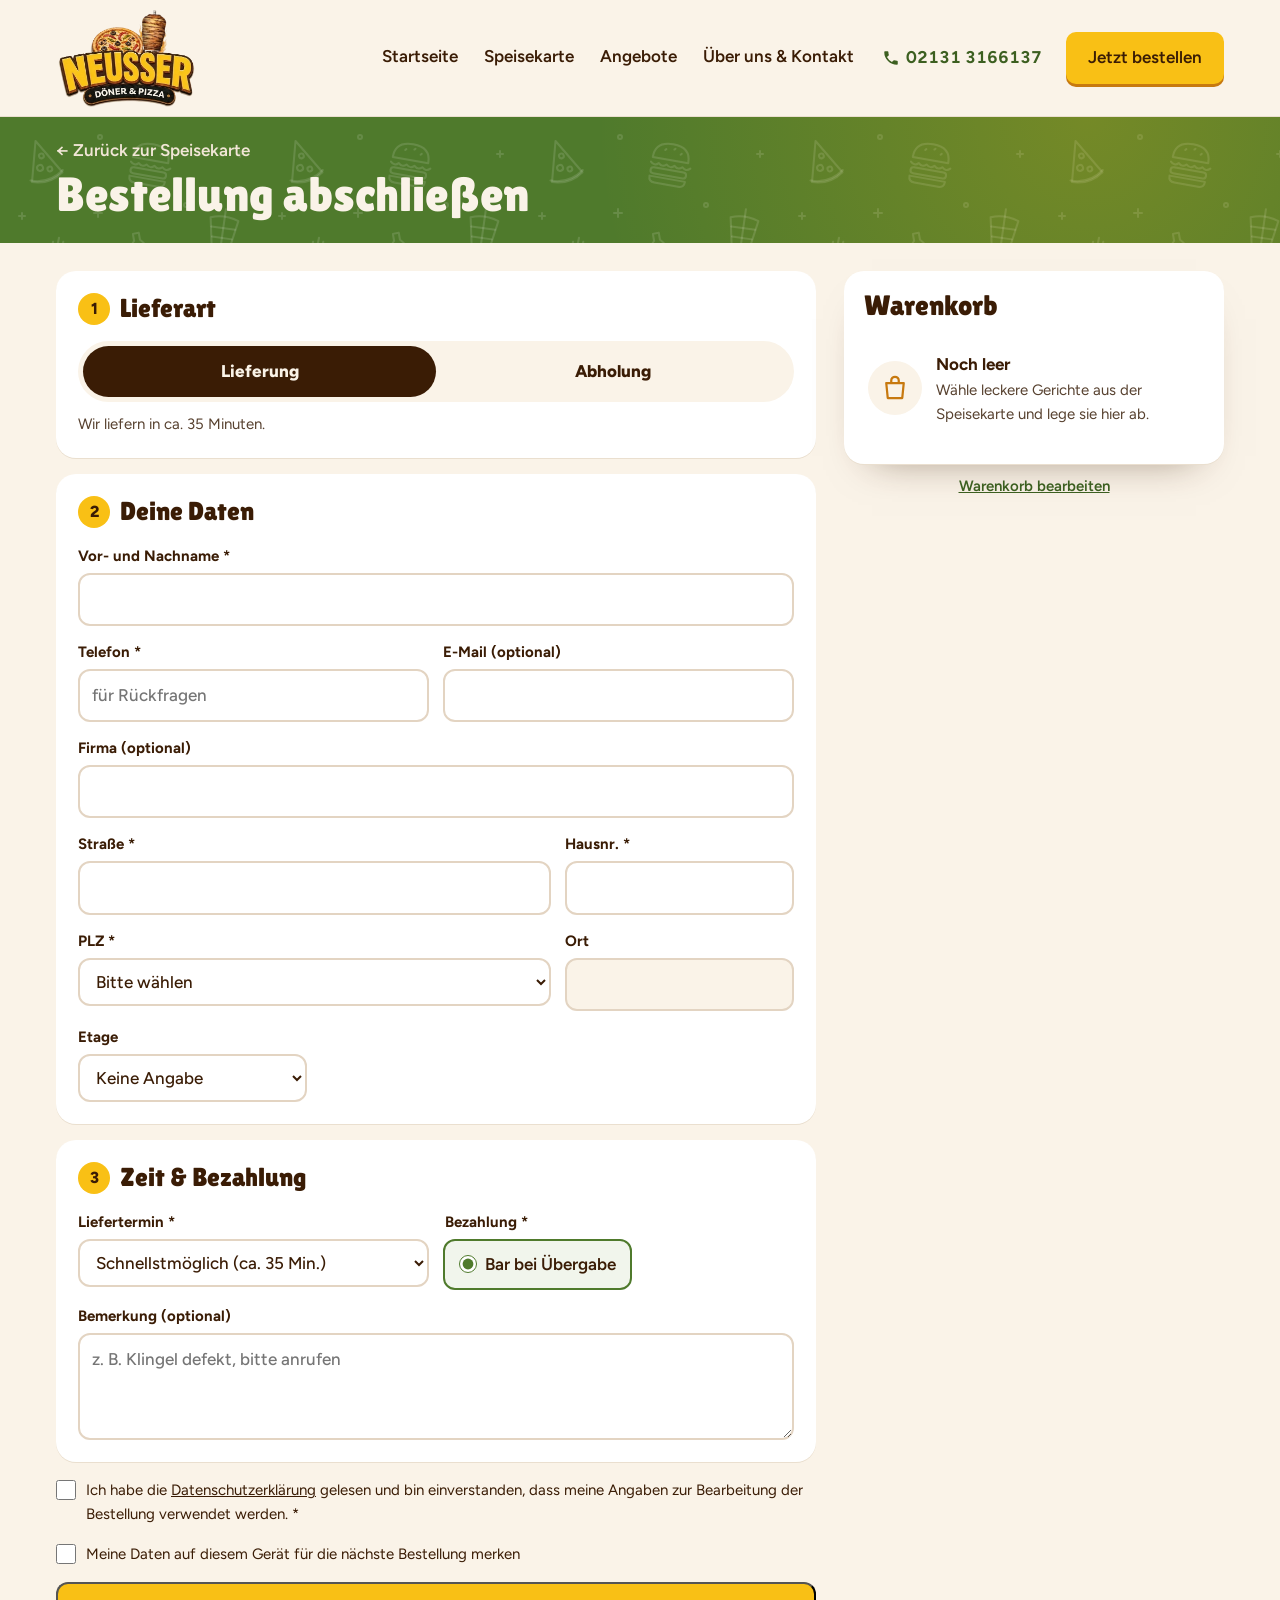
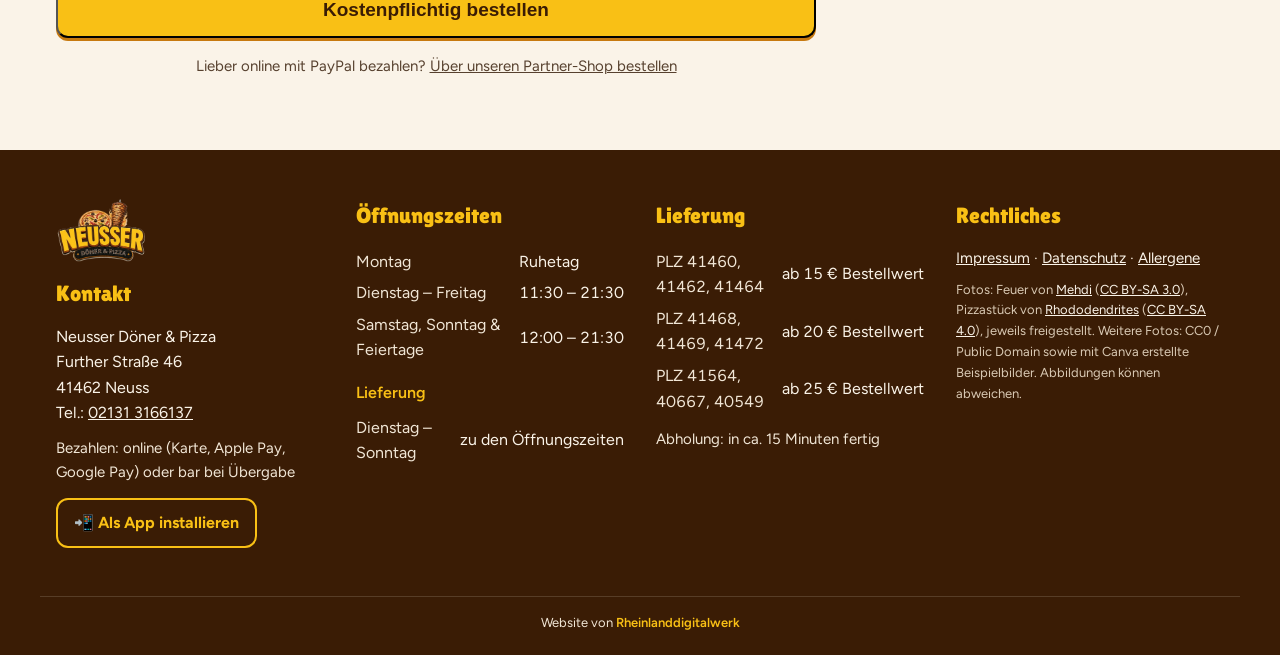
<file: kasse.html>
<!doctype html>
<html lang="de">
<head>
  <meta charset="utf-8">
  <script>
    // Alte Vorschau auf GitHub Pages (ohne Server, Zahlung und Tablet) → immer zur echten Domain
    if (/\.github\.io$/.test(location.hostname)) {
      location.replace('https://neusser-doner-pizza.de' + location.pathname.replace(/^\/pizza-doner-project/, '') + location.search + location.hash);
    }
  </script>
  <meta name="viewport" content="width=device-width, initial-scale=1, viewport-fit=cover">
  <title>Kasse – Neusser Döner &amp; Pizza</title>
  <meta name="description" content="Bestellung bei Neusser Döner &amp; Pizza abschließen: Lieferung oder Abholung, Bezahlung online oder bar.">
  <meta name="google-site-verification" content="K-XM5HmvyBlKVo5prqkd2wCglbx3vRNkHew2Bn2LZMQ">
  <!-- SEO:START – wird von tools/build_pages.py erzeugt -->
  <link rel="canonical" href="https://neusser-doner-pizza.de/kasse.html">
  <meta name="robots" content="noindex, follow">
  <meta property="og:type" content="website">
  <meta property="og:locale" content="de_DE">
  <meta property="og:site_name" content="Neusser Döner &amp; Pizza">
  <meta property="og:title" content="Kasse – Neusser Döner &amp; Pizza">
  <meta property="og:description" content="Bestellung bei Neusser Döner &amp; Pizza abschließen: Lieferung oder Abholung, Bezahlung online oder bar.">
  <meta property="og:url" content="https://neusser-doner-pizza.de/kasse.html">
  <meta property="og:image" content="https://neusser-doner-pizza.de/assets/img/og-bild.jpg?v=26aba6c1">
  <meta property="og:image:width" content="1200">
  <meta property="og:image:height" content="630">
  <meta name="twitter:card" content="summary_large_image">
  <!-- SEO:END -->
  <link rel="icon" href="favicon.ico" sizes="48x48">
  <link rel="icon" href="assets/img/icons/favicon-192.png?v=deb5d2a9" type="image/png" sizes="192x192">
  <link rel="manifest" href="manifest.webmanifest">
  <link rel="apple-touch-icon" href="assets/img/icons/app-180.png?v=975c272b">
  <meta name="theme-color" content="#4F7A2C">
  <meta name="apple-mobile-web-app-title" content="Neusser Döner">
  <link rel="preconnect" href="https://fonts.googleapis.com">
  <link rel="preconnect" href="https://fonts.gstatic.com" crossorigin>
  <link rel="stylesheet" href="https://fonts.googleapis.com/css2?family=Figtree:wght@400;500;600;700;800&family=Lilita+One&display=swap">
  <link rel="stylesheet" href="assets/css/style.css?v=9e34dd03">
</head>
<body class="page-checkout">

  <!-- Logo-Leiste -->
  <header class="topbar">
    <div class="container topbar__inner">
      <a class="brand" href="index.html" aria-label="Neusser Döner &amp; Pizza – Startseite">
        <span class="logo">
          <img class="logo__pizza" src="assets/img/logo/pizza.webp?v=c261a0f4" alt="" width="197" height="101">
          <span class="logo__grill" aria-hidden="true">
            <img class="logo__flammen" src="assets/img/logo/flammen.webp?v=49f8c6a6" alt="" width="112" height="144">
            <span class="logo__spiess"></span>
          </span>
          <img class="logo__basis" src="assets/img/logo/basis.webp?v=0e33e937" alt="Neusser Döner &amp; Pizza" width="560" height="375">
        </span>
      </a>
      <div class="topbar__menu" id="hauptmenue">
        <nav class="nav" aria-label="Hauptmenü">
          <a href="index.html">Startseite</a>
          <a href="speisekarte.html">Speisekarte</a>
          <a href="index.html#angebote-liste">Angebote</a>
          <a href="ueber-uns.html">Über uns &amp; Kontakt</a>
        </nav>
        <button class="install-btn install-btn--menu" type="button" data-install hidden>📲 App installieren</button>
        <a class="topbar__phone" href="tel:+4921313166137"><svg viewBox="0 0 24 24" width="18" height="18" aria-hidden="true"><path fill="currentColor" d="M6.6 10.8a15.1 15.1 0 0 0 6.6 6.6l2.2-2.2c.3-.3.7-.4 1-.2 1.1.4 2.3.6 3.6.6.6 0 1 .4 1 1V20c0 .6-.4 1-1 1A17 17 0 0 1 3 4c0-.6.4-1 1-1h3.5c.6 0 1 .4 1 1 0 1.3.2 2.5.6 3.6.1.3 0 .7-.2 1l-2.3 2.2z"/></svg>02131 3166137</a>
      </div>
      <a class="btn btn--primary topbar__cta" href="speisekarte.html">Jetzt bestellen</a>
      <button class="menu-toggle" type="button" aria-expanded="false" aria-controls="hauptmenue">
        <span class="menu-toggle__bars" aria-hidden="true"></span>
        <span class="visually-hidden">Menü</span>
      </button>
    </div>
    <script src="assets/js/nav.js?v=800c105c" defer></script>
  </header>
  <nav class="quickbar" aria-label="Schnellzugriff">
    <a class="quickbar__call" href="tel:+4921313166137"><svg viewBox="0 0 24 24" width="20" height="20" aria-hidden="true"><path fill="currentColor" d="M6.6 10.8a15.1 15.1 0 0 0 6.6 6.6l2.2-2.2c.3-.3.7-.4 1-.2 1.1.4 2.3.6 3.6.6.6 0 1 .4 1 1V20c0 .6-.4 1-1 1A17 17 0 0 1 3 4c0-.6.4-1 1-1h3.5c.6 0 1 .4 1 1 0 1.3.2 2.5.6 3.6.1.3 0 .7-.2 1l-2.3 2.2z"/></svg>Anrufen</a>
    <a class="quickbar__order" href="speisekarte.html">Jetzt bestellen</a>
  </nav>


  <dialog class="ios-install app-hinweis" aria-labelledby="app-hinweis-title">
    <form method="dialog">
      <img src="assets/img/icons/app-180.png?v=975c272b" alt="" width="72" height="72">
      <h2 id="app-hinweis-title">App installieren</h2>
      <div class="app-hinweis__text" data-hilfe></div>
      <button class="btn btn--primary" value="ok">Alles klar</button>
    </form>
  </dialog>


  <main>
    <section class="shop-head shop-head--slim">
      <div class="container">
        <a class="back" href="speisekarte.html">← Zurück zur Speisekarte</a>
        <h1>Bestellung abschließen</h1>
      </div>
    </section>

    <div class="container checkout" data-kasse>
      <form class="checkout__form" novalidate>
        <section class="co-card">
          <h2><span>1</span> Lieferart</h2>
          <div class="mode mode--big" role="radiogroup" aria-label="Lieferart">
            <label><input type="radio" name="art" value="lieferung"> <span>Lieferung</span></label>
            <label><input type="radio" name="art" value="abholung"> <span>Abholung</span></label>
          </div>
          <p class="co-hint" data-art-hinweis></p>
        </section>

        <section class="co-card">
          <h2><span>2</span> Deine Daten</h2>
          <div class="fields">
            <label class="field field--wide"><span>Vor- und Nachname *</span><input name="name" autocomplete="name" required maxlength="80"></label>
            <label class="field"><span>Telefon *</span><input name="telefon" type="tel" autocomplete="tel" required maxlength="25" placeholder="für Rückfragen"></label>
            <label class="field"><span>E-Mail (optional)</span><input name="email" type="email" autocomplete="email" maxlength="120"></label>
            <div class="fields fields--sub field--wide" data-nur="lieferung">
              <label class="field field--wide"><span>Firma (optional)</span><input name="firma" autocomplete="organization" maxlength="80"></label>
              <label class="field field--grow"><span>Straße *</span><input name="strasse" autocomplete="address-line1" maxlength="80"></label>
              <label class="field field--small"><span>Hausnr. *</span><input name="hausnr" maxlength="10"></label>
              <label class="field field--grow"><span>PLZ *</span><select name="plz" autocomplete="postal-code"></select></label>
              <label class="field"><span>Ort</span><input name="ort" readonly tabindex="-1"></label>
              <label class="field"><span>Etage</span><select name="etage"><option value="">Keine Angabe</option><option>Erdgeschoss</option><option>1. Etage</option><option>2. Etage</option><option>3. Etage</option><option>4. Etage</option><option>5. Etage</option><option>6. Etage</option><option>7. Etage</option><option>8. Etage</option><option>9. Etage</option><option>10. Etage</option></select></label>
            </div>
          </div>
        </section>

        <section class="co-card">
          <h2><span>3</span> Zeit &amp; Bezahlung</h2>
          <div class="fields">
            <label class="field"><span data-zeit-label>Liefertermin *</span><select name="zeit" required></select></label>
            <fieldset class="field pay">
              <legend>Bezahlung *</legend>
              <label class="pay__opt pay__opt--online" data-online hidden><input type="radio" name="zahlung" value="online"> <span>Jetzt online bezahlen <small>Karte, Apple Pay, Google Pay</small></span></label>
              <label class="pay__opt"><input type="radio" name="zahlung" value="bar" checked> <span>Bar bei Übergabe</span></label>
            </fieldset>
            <label class="field field--wide"><span>Bemerkung (optional)</span><textarea name="bemerkung" rows="3" maxlength="500" placeholder="z. B. Klingel defekt, bitte anrufen"></textarea></label>
          </div>
          <p class="co-closed" data-geschlossen hidden></p>
        </section>

        <label class="consent"><input type="checkbox" name="datenschutz" required> <span>Ich habe die <a href="datenschutz.html" target="_blank">Datenschutzerklärung</a> gelesen und bin einverstanden, dass meine Angaben zur Bearbeitung der Bestellung verwendet werden. *</span></label>
        <label class="consent"><input type="checkbox" name="merken"> <span>Meine Daten auf diesem Gerät für die nächste Bestellung merken</span></label>
        <p class="co-error" role="alert" hidden></p>
        <button class="btn btn--primary btn--big checkout__submit" type="submit">Kostenpflichtig bestellen</button>
        <p class="co-hint co-hint--center">Lieber online mit PayPal bezahlen? <a href="bestellen.html">Über unseren Partner-Shop bestellen</a></p>
        <p class="co-hint co-hint--center" data-online-hinweis hidden>Du wirst zur sicheren Bezahlseite von Stripe weitergeleitet. Die Bestellung ist erst nach der Zahlung bei uns.</p>
      </form>

      <aside class="checkout__sum">
        <div class="basket__inner" data-warenkorb></div>
        <a class="checkout__edit" href="speisekarte.html">Warenkorb bearbeiten</a>
      </aside>
    </div>

    <section class="container done" data-fertig hidden>
      <div class="done__card">
        <div class="done__icon" aria-hidden="true">✓</div>
        <h2 data-fertig-titel>Danke für deine Bestellung!</h2>
        <p data-fertig-text></p>
        <a class="btn btn--primary" href="index.html">Zur Startseite</a>
      </div>
    </section>
  </main>

  <!-- Kontakt, Öffnungszeiten, Impressum -->
  <footer class="footer" id="kontakt">
    <div class="container footer__inner">
      <div class="footer__col">
        <img class="footer__logo" src="assets/img/logo.webp?v=03ee1678" alt="Neusser Döner &amp; Pizza" width="560" height="375" loading="lazy">
        <h2>Kontakt</h2>
        <address>
          Neusser Döner &amp; Pizza<br>
          Further Straße 46<br>
          41462 Neuss<br>
          Tel.: <a href="tel:+4921313166137">02131 3166137</a>
        </address>
        <p class="footer__pay">Bezahlen: online (Karte, Apple Pay, Google Pay) oder bar bei Übergabe</p>
        <button class="install-btn" type="button" data-install hidden>📲 Als App installieren</button>
      </div>
      <div class="footer__col">
        <h2>Öffnungszeiten</h2>
        <table class="hours">
          <tr><th scope="row">Montag</th><td>Ruhetag</td></tr>
          <tr><th scope="row">Dienstag – Freitag</th><td>11:30 – 21:30</td></tr>
          <tr><th scope="row">Samstag, Sonntag &amp; Feiertage</th><td>12:00 – 21:30</td></tr>
        </table>
        <h3 class="footer__sub">Lieferung</h3>
        <table class="hours">
          <tr><th scope="row">Dienstag – Sonntag</th><td>zu den Öffnungszeiten</td></tr>
        </table>
      </div>
      <div class="footer__col">
        <h2>Lieferung</h2>
        <table class="hours">
          <tr><th scope="row">PLZ 41460, 41462, 41464</th><td>ab 15 € Bestellwert</td></tr>
          <tr><th scope="row">PLZ 41468, 41469, 41472</th><td>ab 20 € Bestellwert</td></tr>
          <tr><th scope="row">PLZ 41564, 40667, 40549</th><td>ab 25 € Bestellwert</td></tr>
        </table>
        <p class="footer__pay">Abholung: in ca. 15 Minuten fertig</p>
      </div>
      <div class="footer__col footer__legal">
        <h2>Rechtliches</h2>
        <p><a href="impressum.html">Impressum</a> · <a href="datenschutz.html">Datenschutz</a> · <a href="speisekarte.html#allergene">Allergene</a></p>
        <p class="footer__credits">Fotos: Feuer von <a href="https://commons.wikimedia.org/wiki/File:Fire-Mehdi-1.JPG">Mehdi</a> (<a href="https://creativecommons.org/licenses/by-sa/3.0/">CC BY-SA 3.0</a>), Pizzastück von <a href="https://commons.wikimedia.org/wiki/File:Paulie_Gee%27s_Slice_Shop_(35386).jpg">Rhododendrites</a> (<a href="https://creativecommons.org/licenses/by-sa/4.0/">CC BY-SA 4.0</a>), jeweils freigestellt. Weitere Fotos: CC0 / Public Domain sowie mit Canva erstellte Beispielbilder. Abbildungen können abweichen.</p>
      </div>
    </div>
    <div class="container footer__dev">
      <p>Website von <a href="https://www.rheinlanddigitalwerk.de/" target="_blank" rel="noopener">Rheinlanddigitalwerk</a></p>
    </div>
  </footer>

  <script src="assets/js/offers-data.js?v=b0c54be4" defer></script>
  <script src="assets/js/shop-daten.js?v=75808c05" defer></script>
  <script src="assets/js/warenkorb.js?v=0f1369a0" defer></script>
  <script src="assets/js/kasse.js?v=21609806" defer></script>
</body>
</html>
</file>
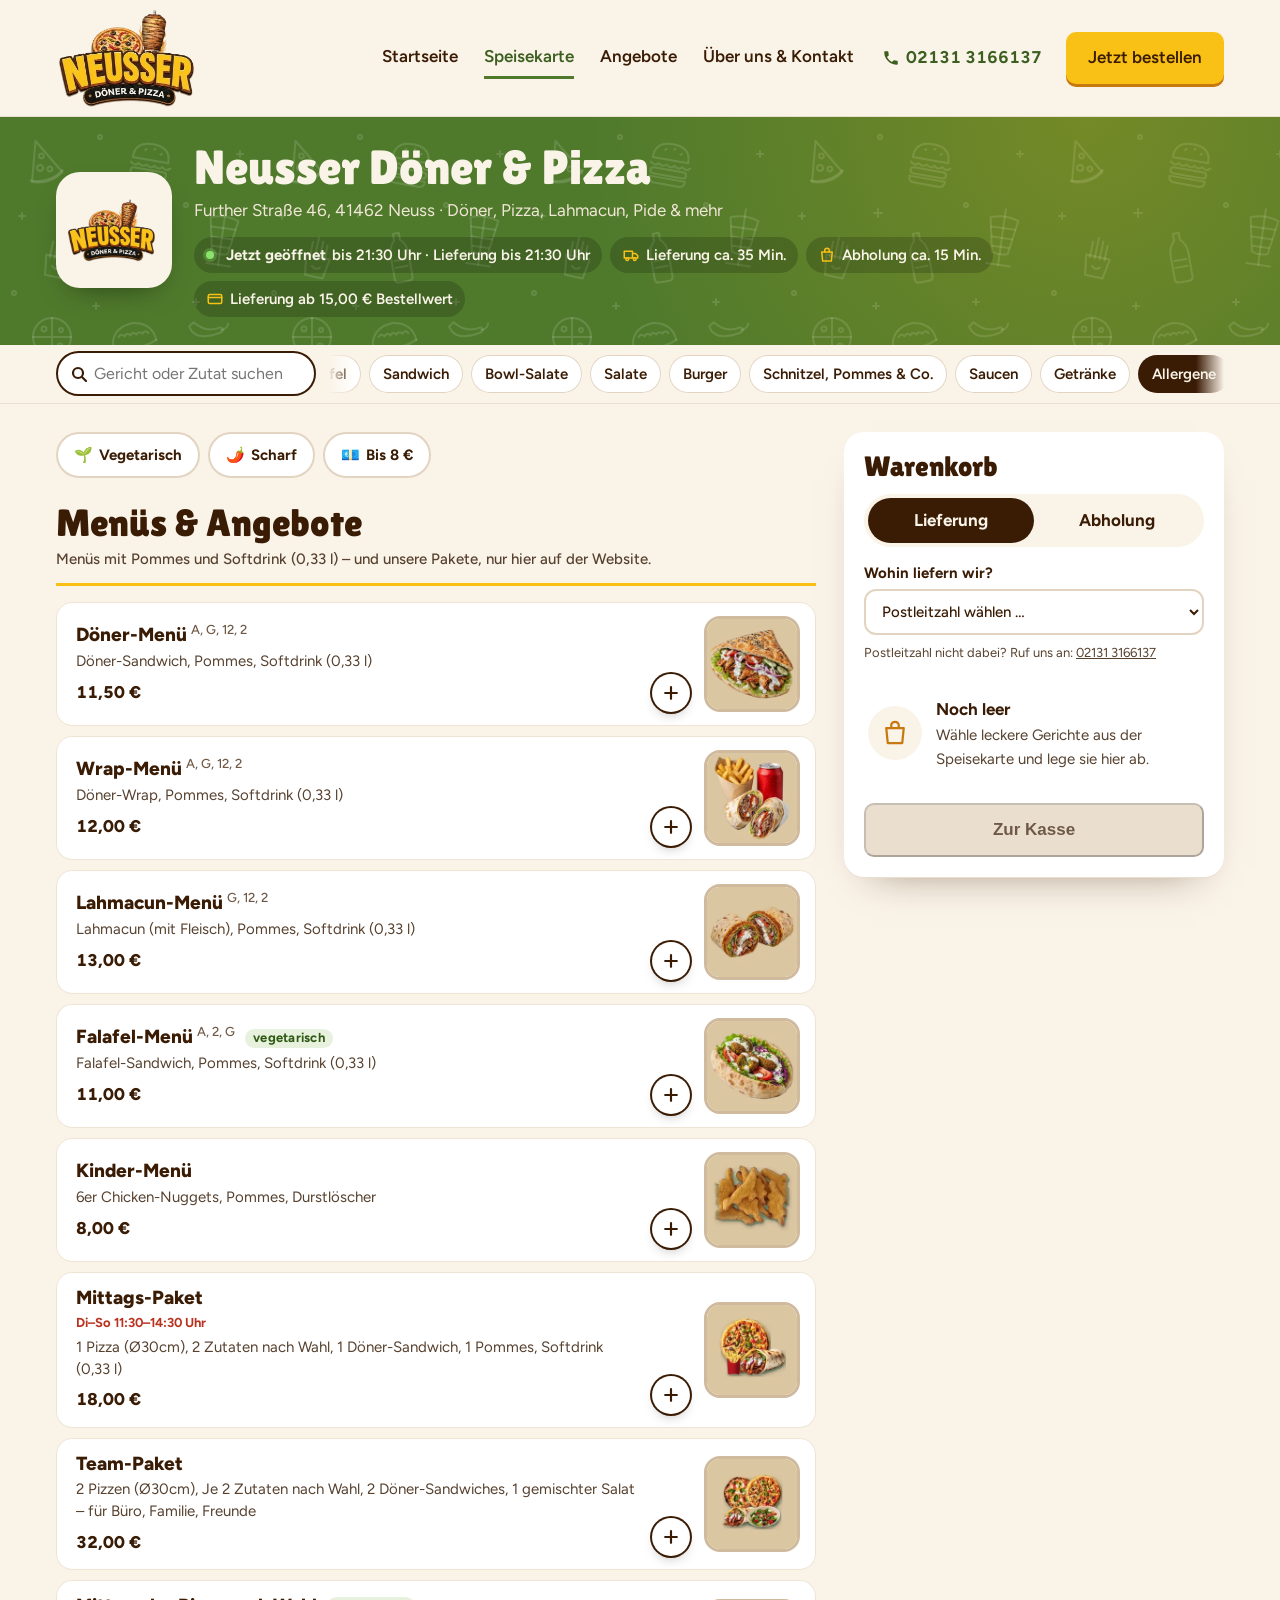
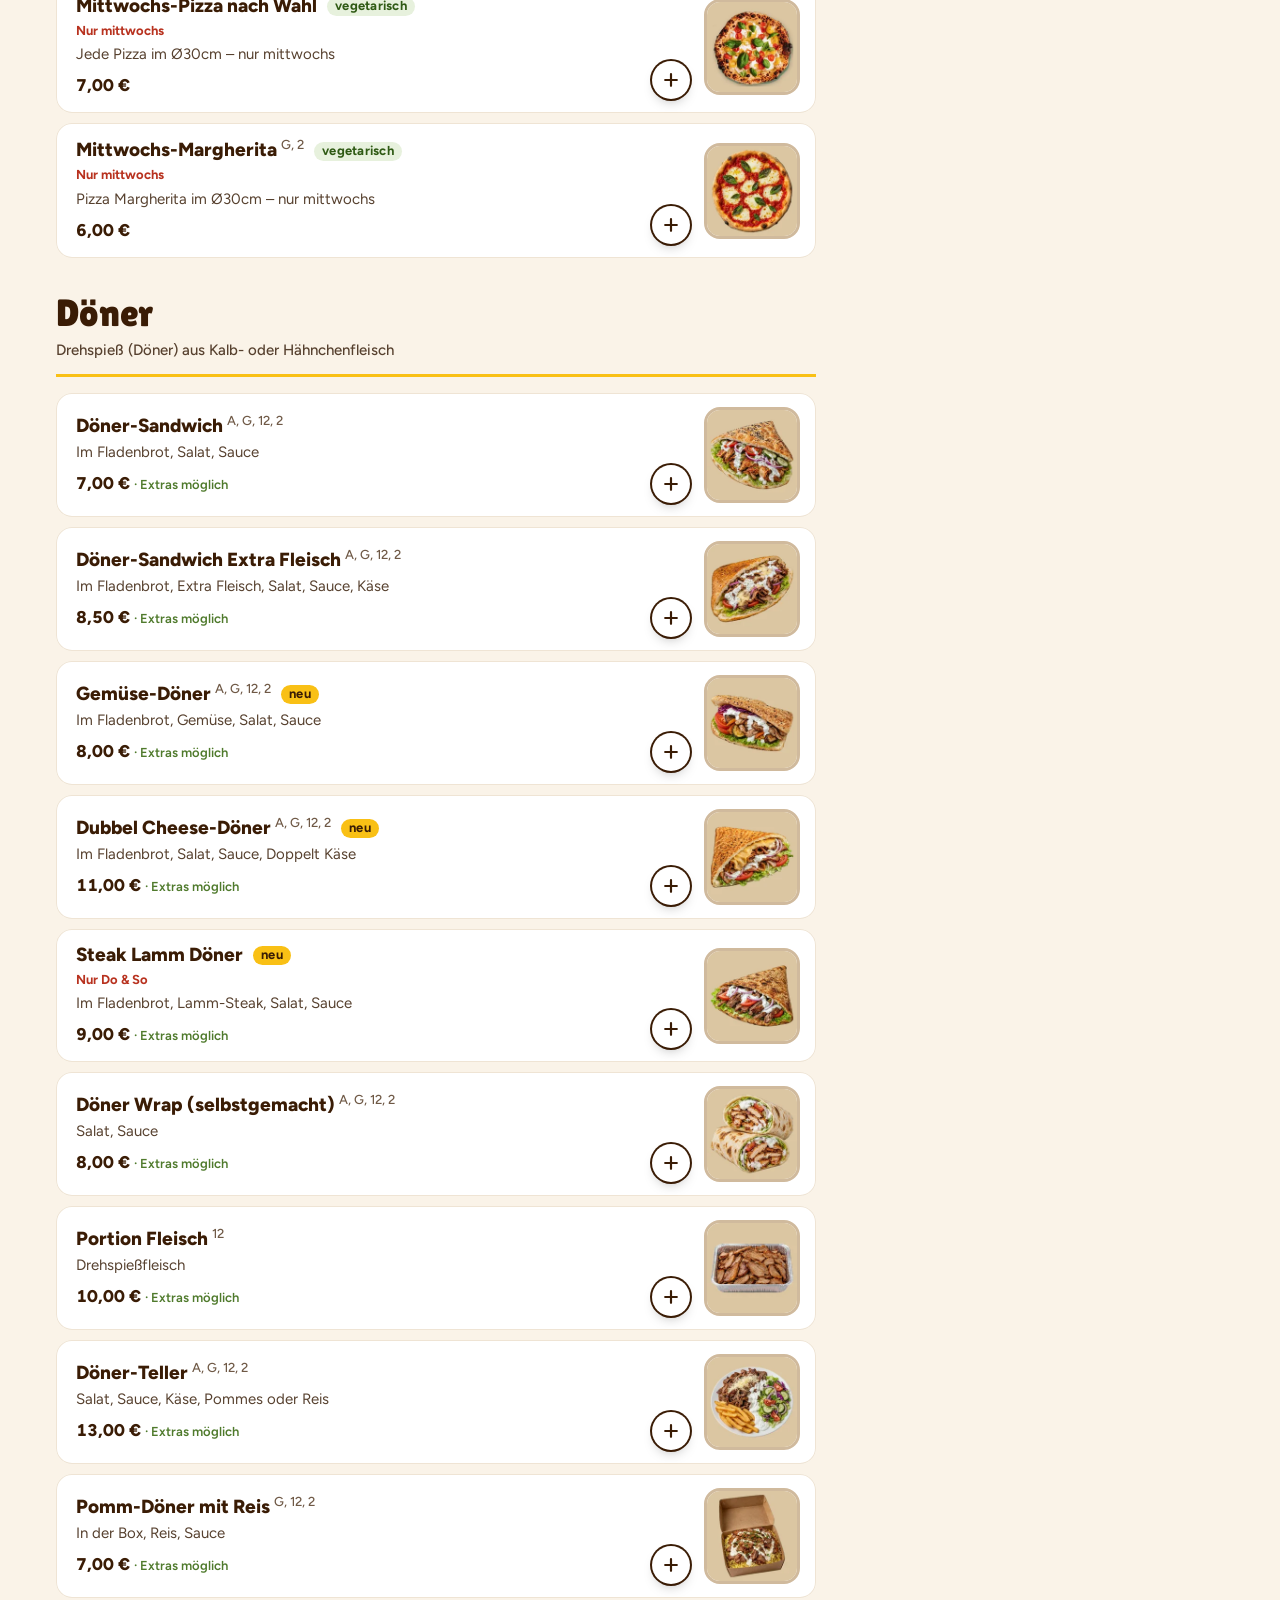
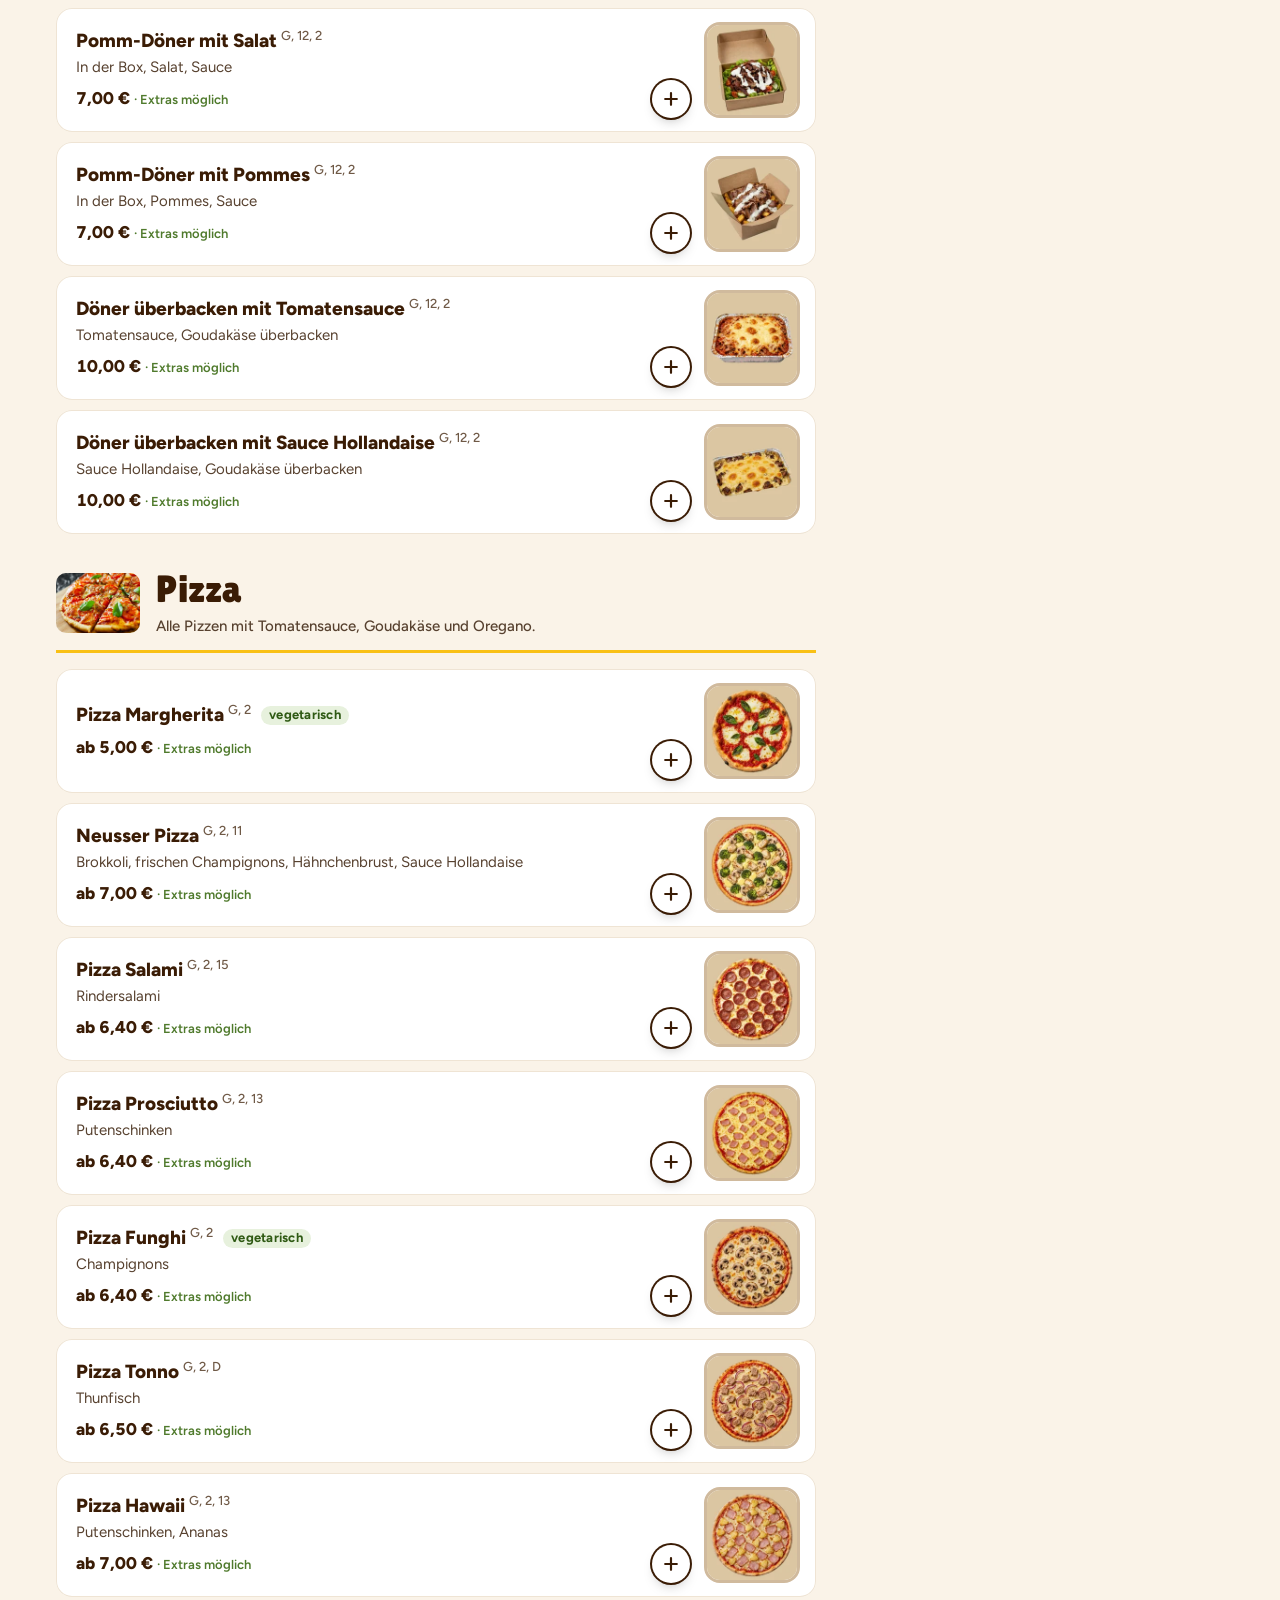
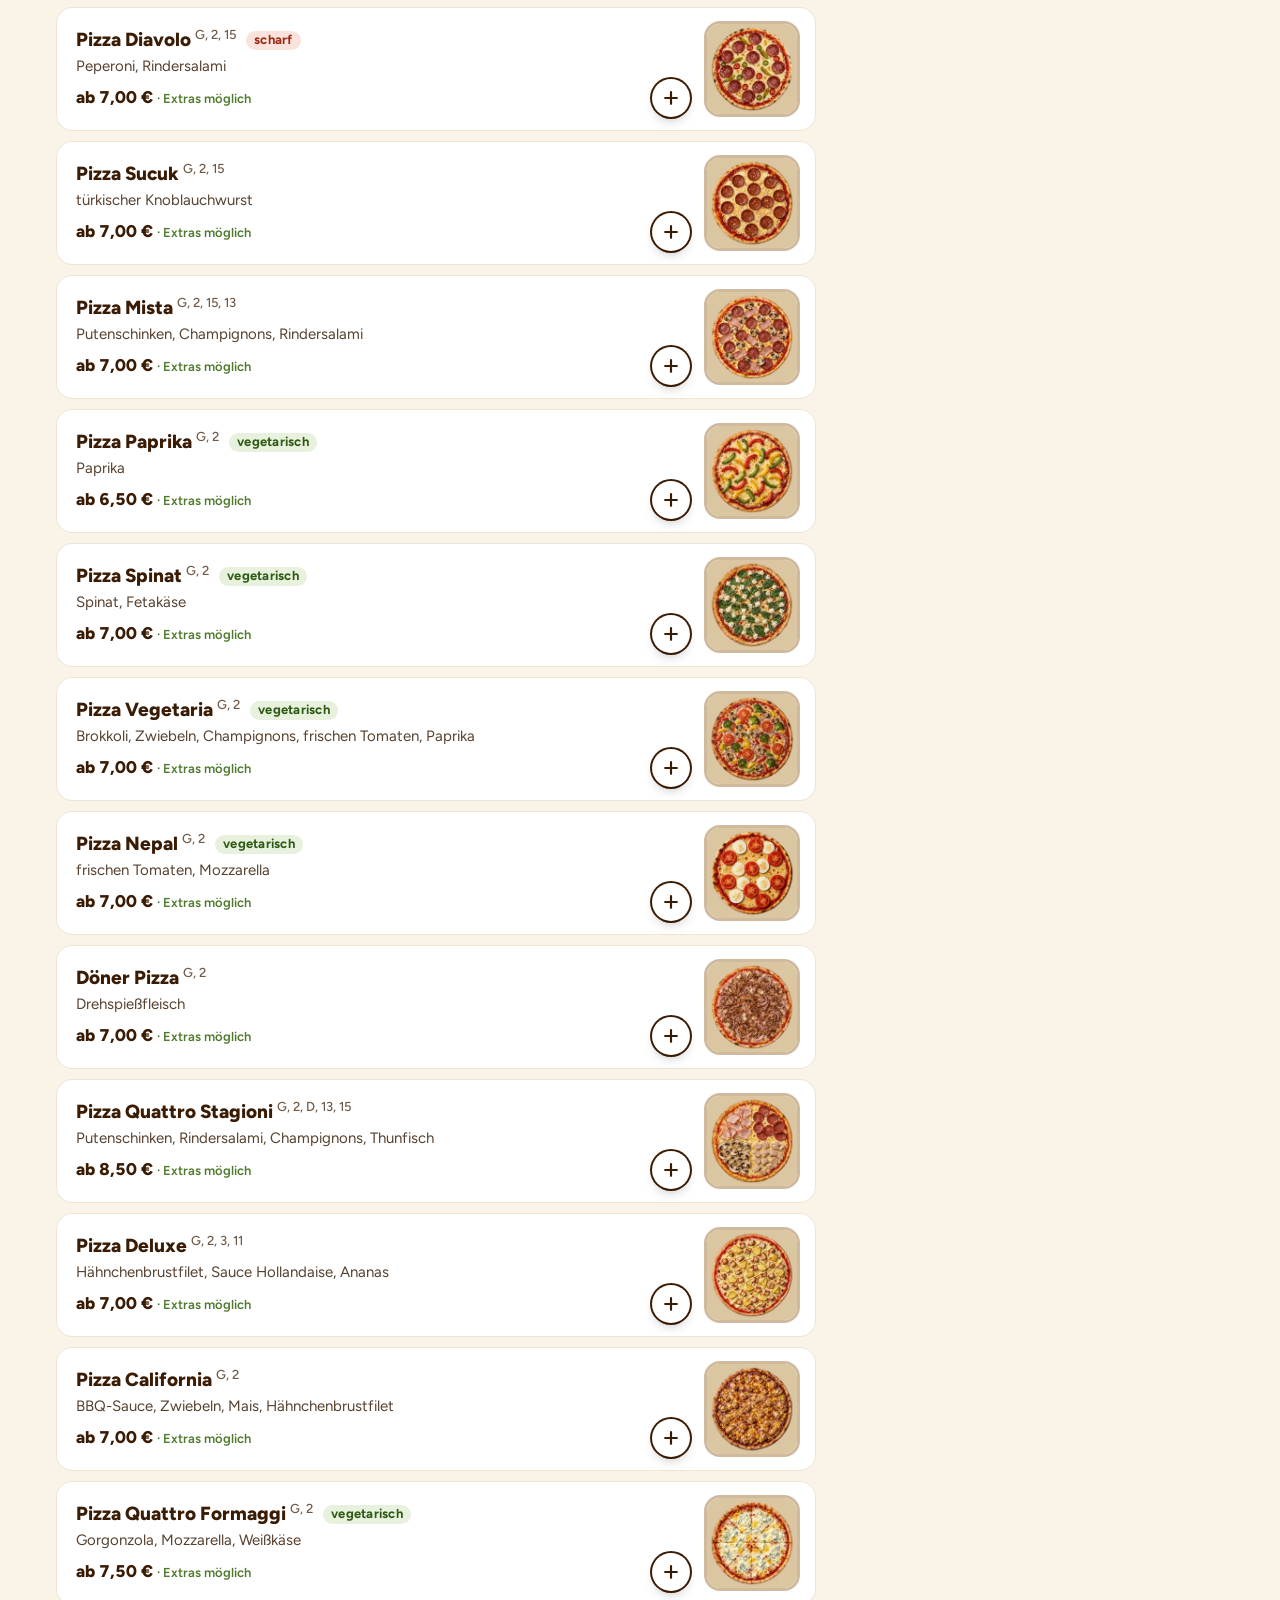
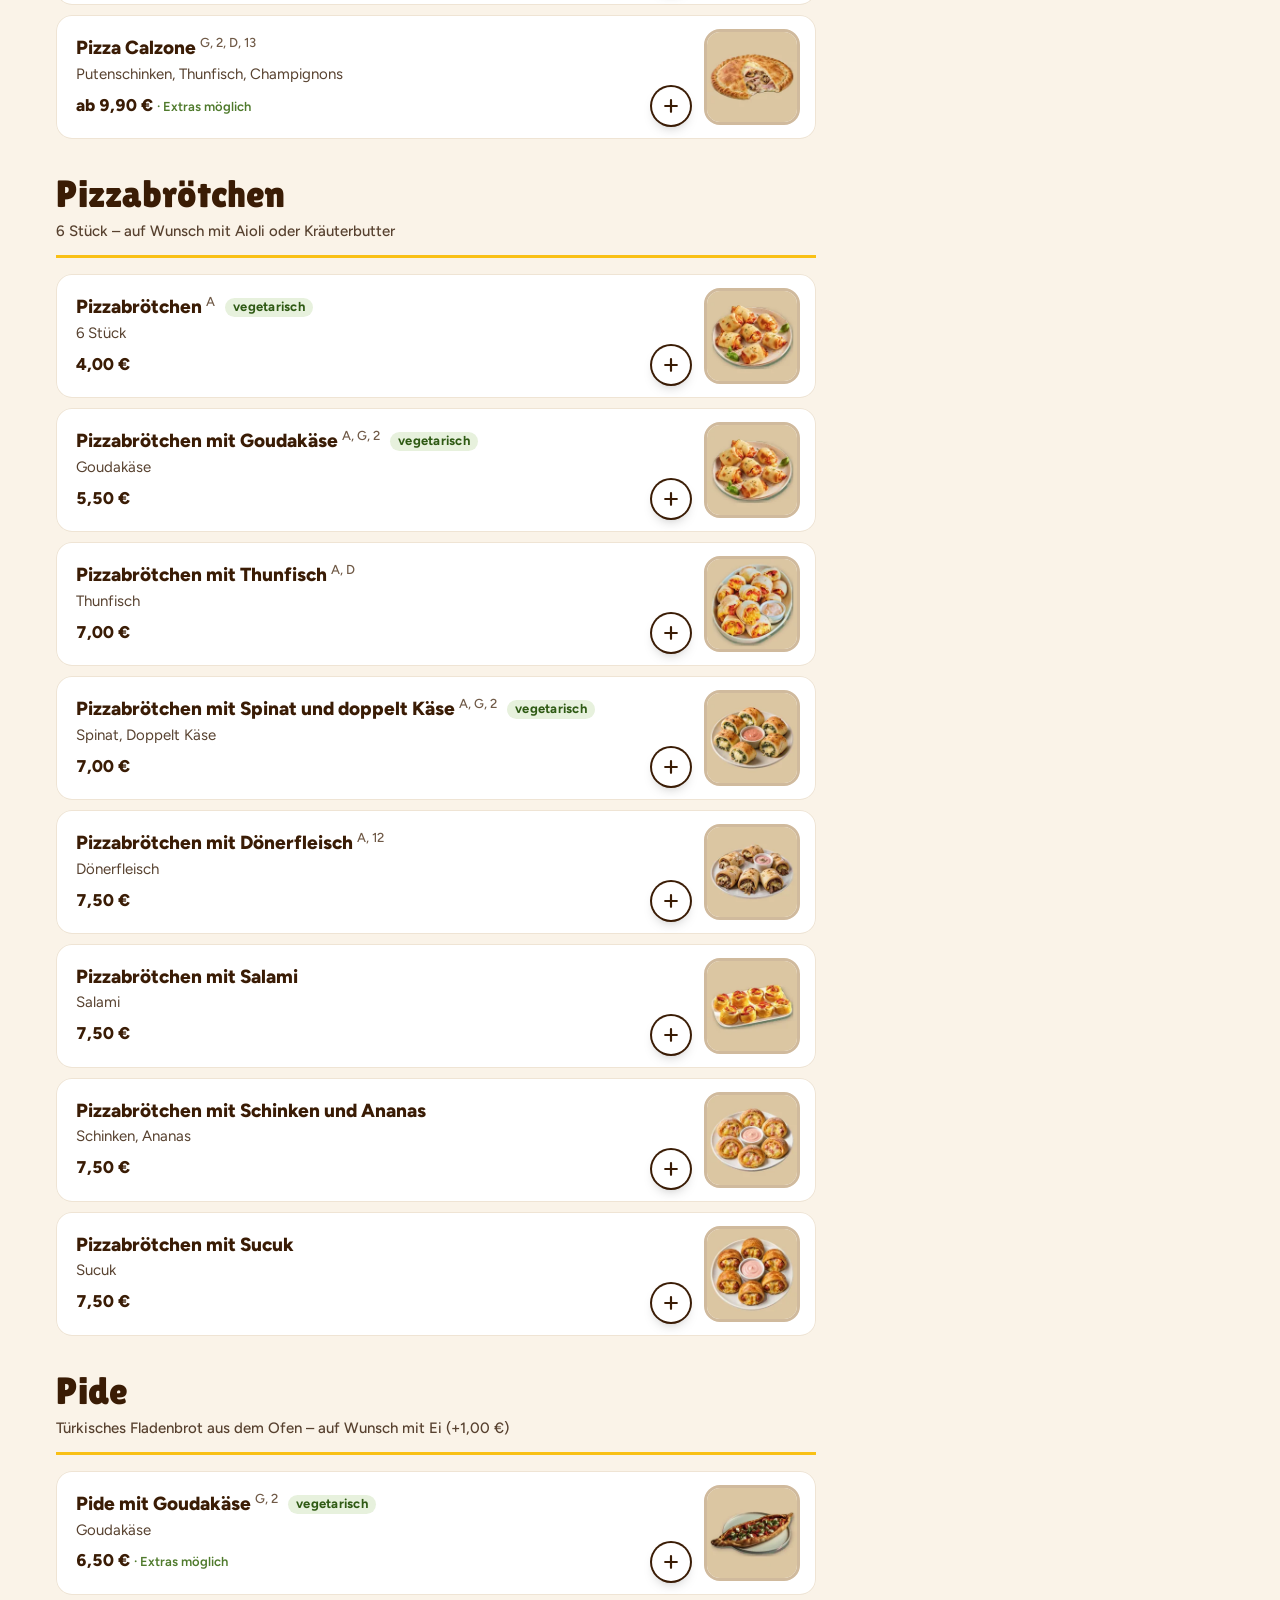
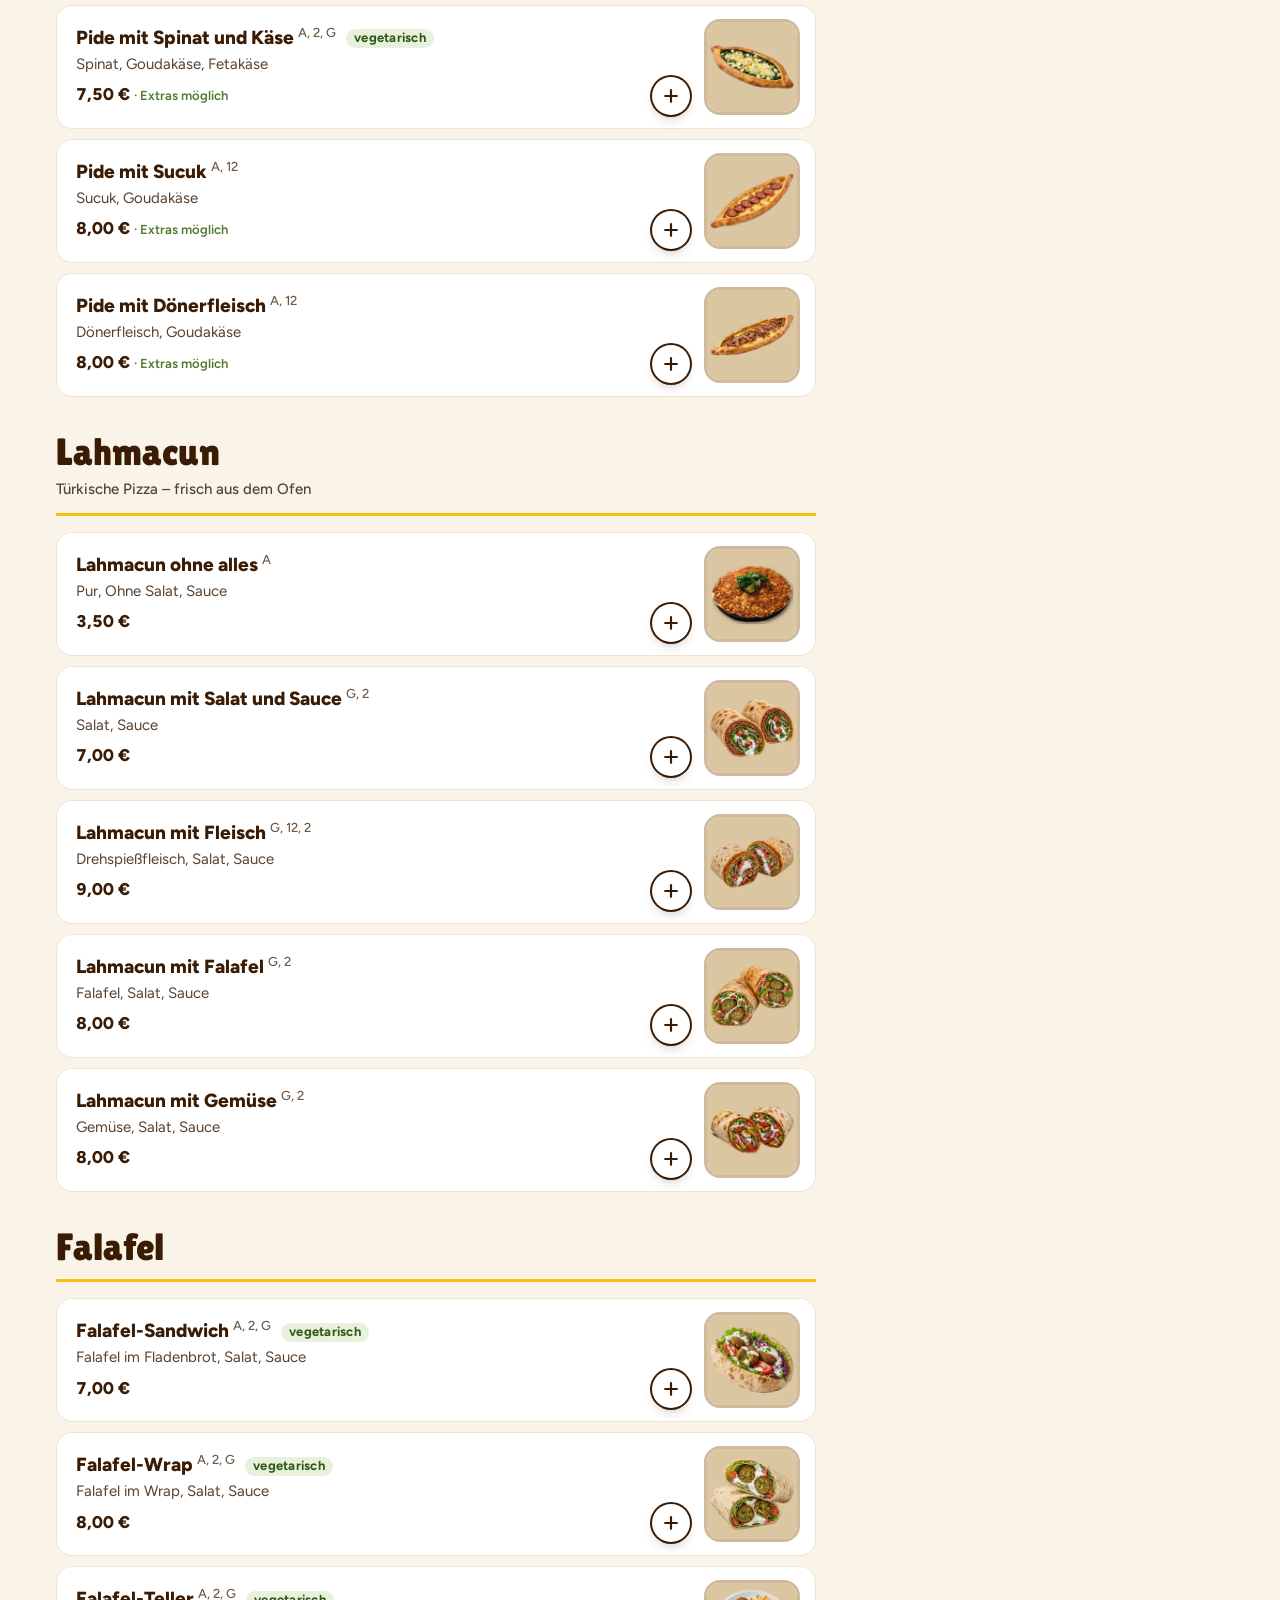
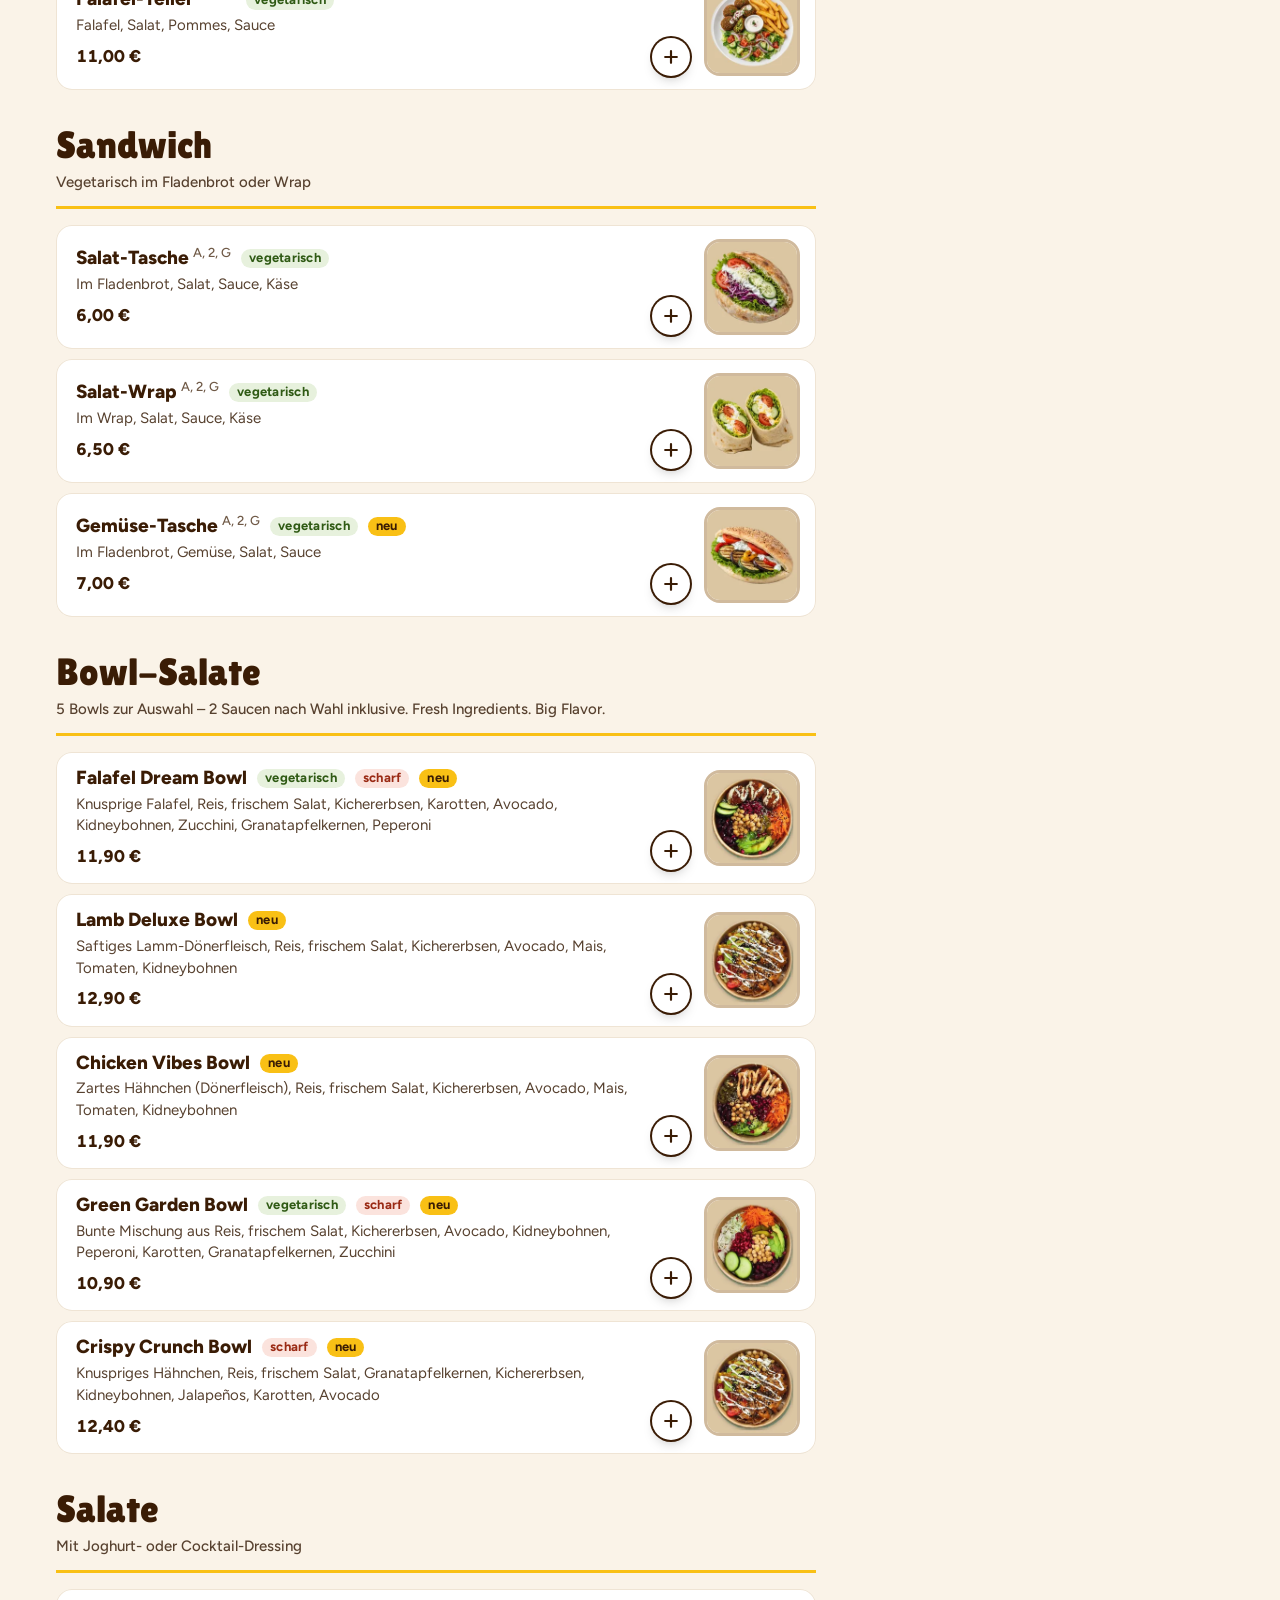
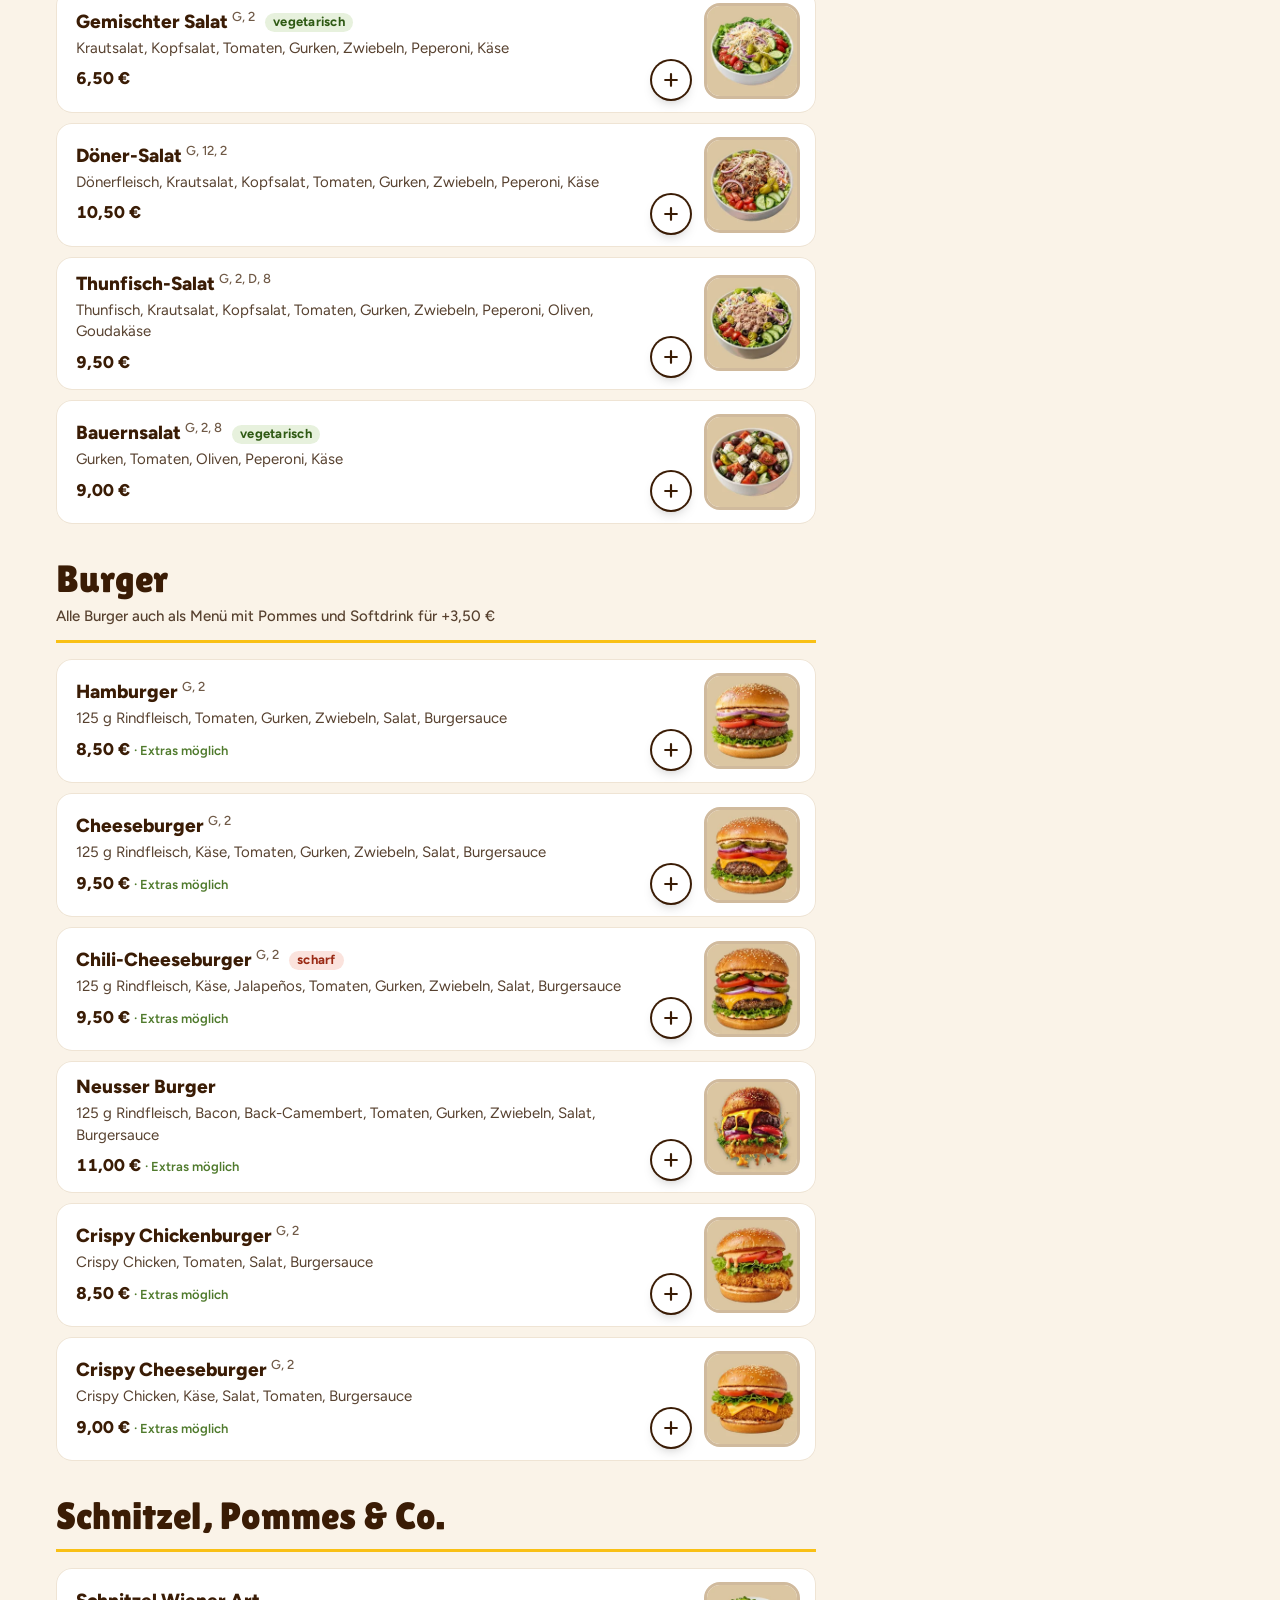
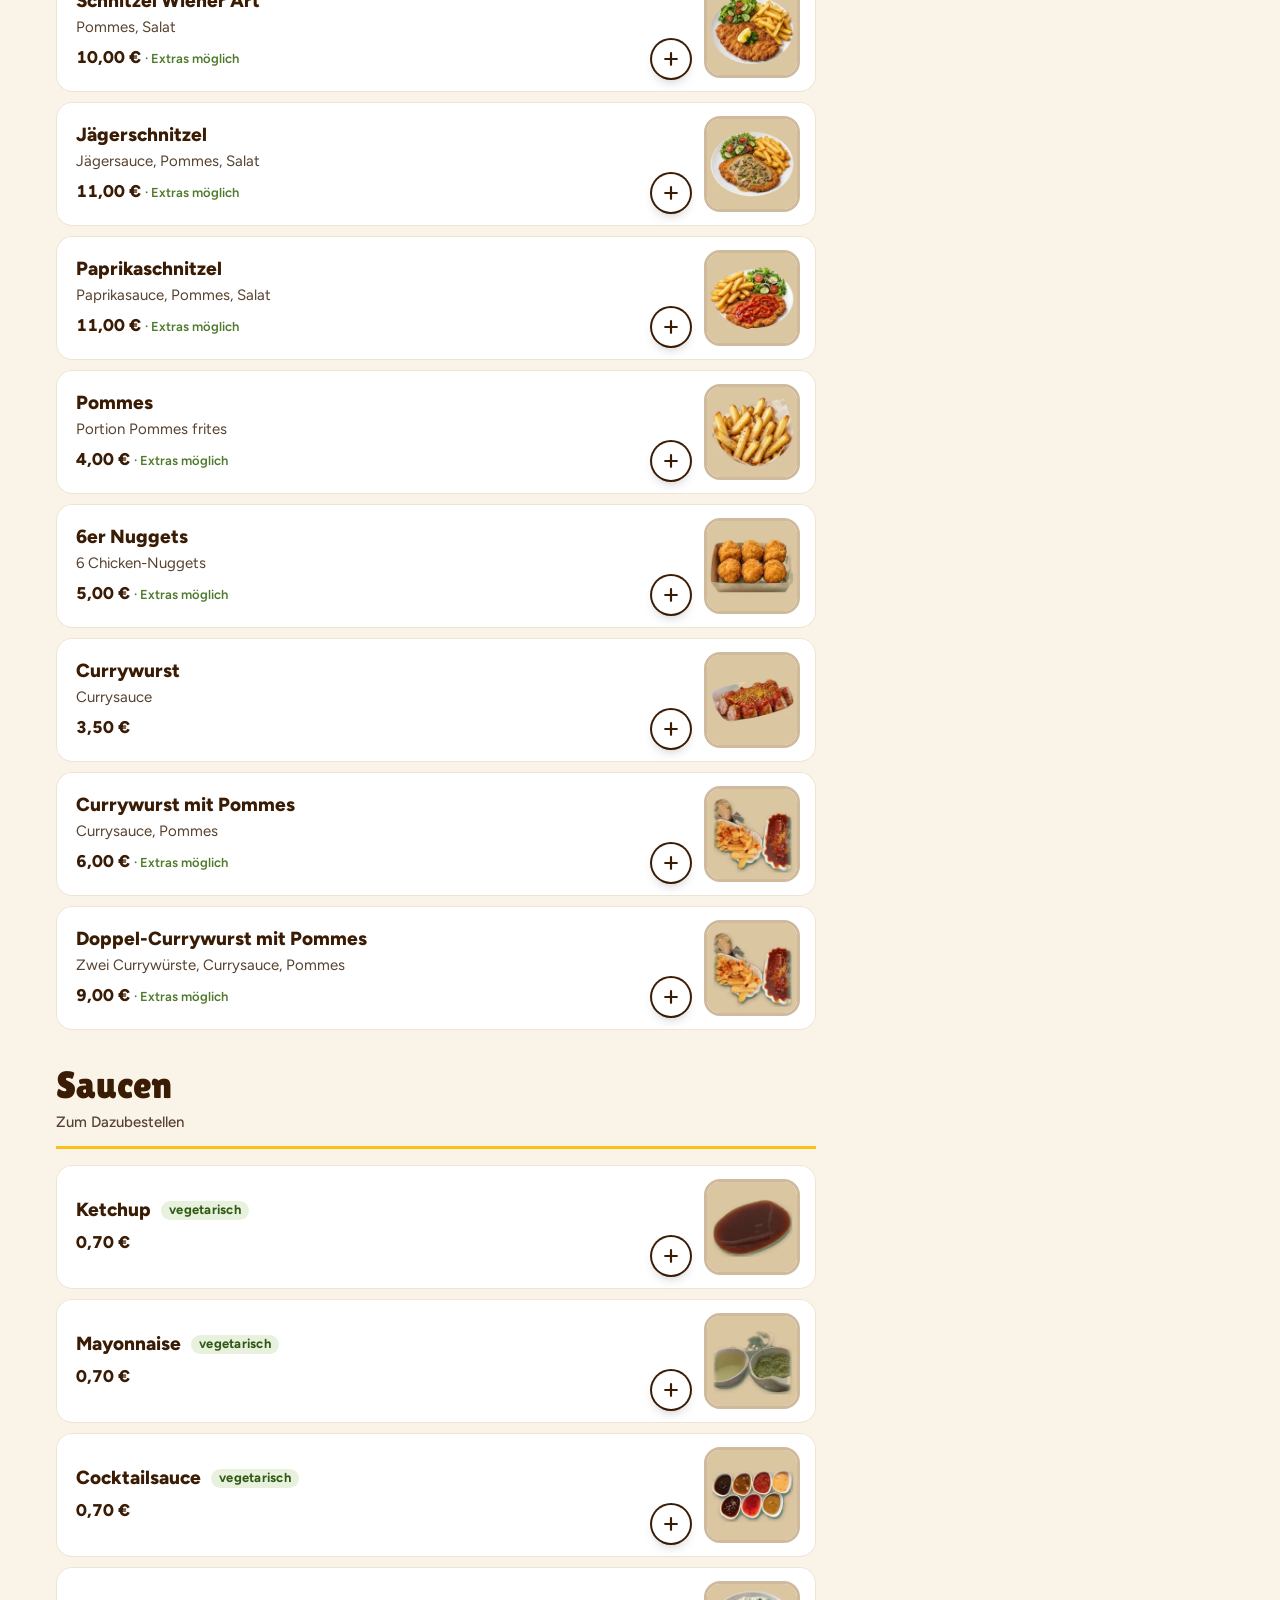
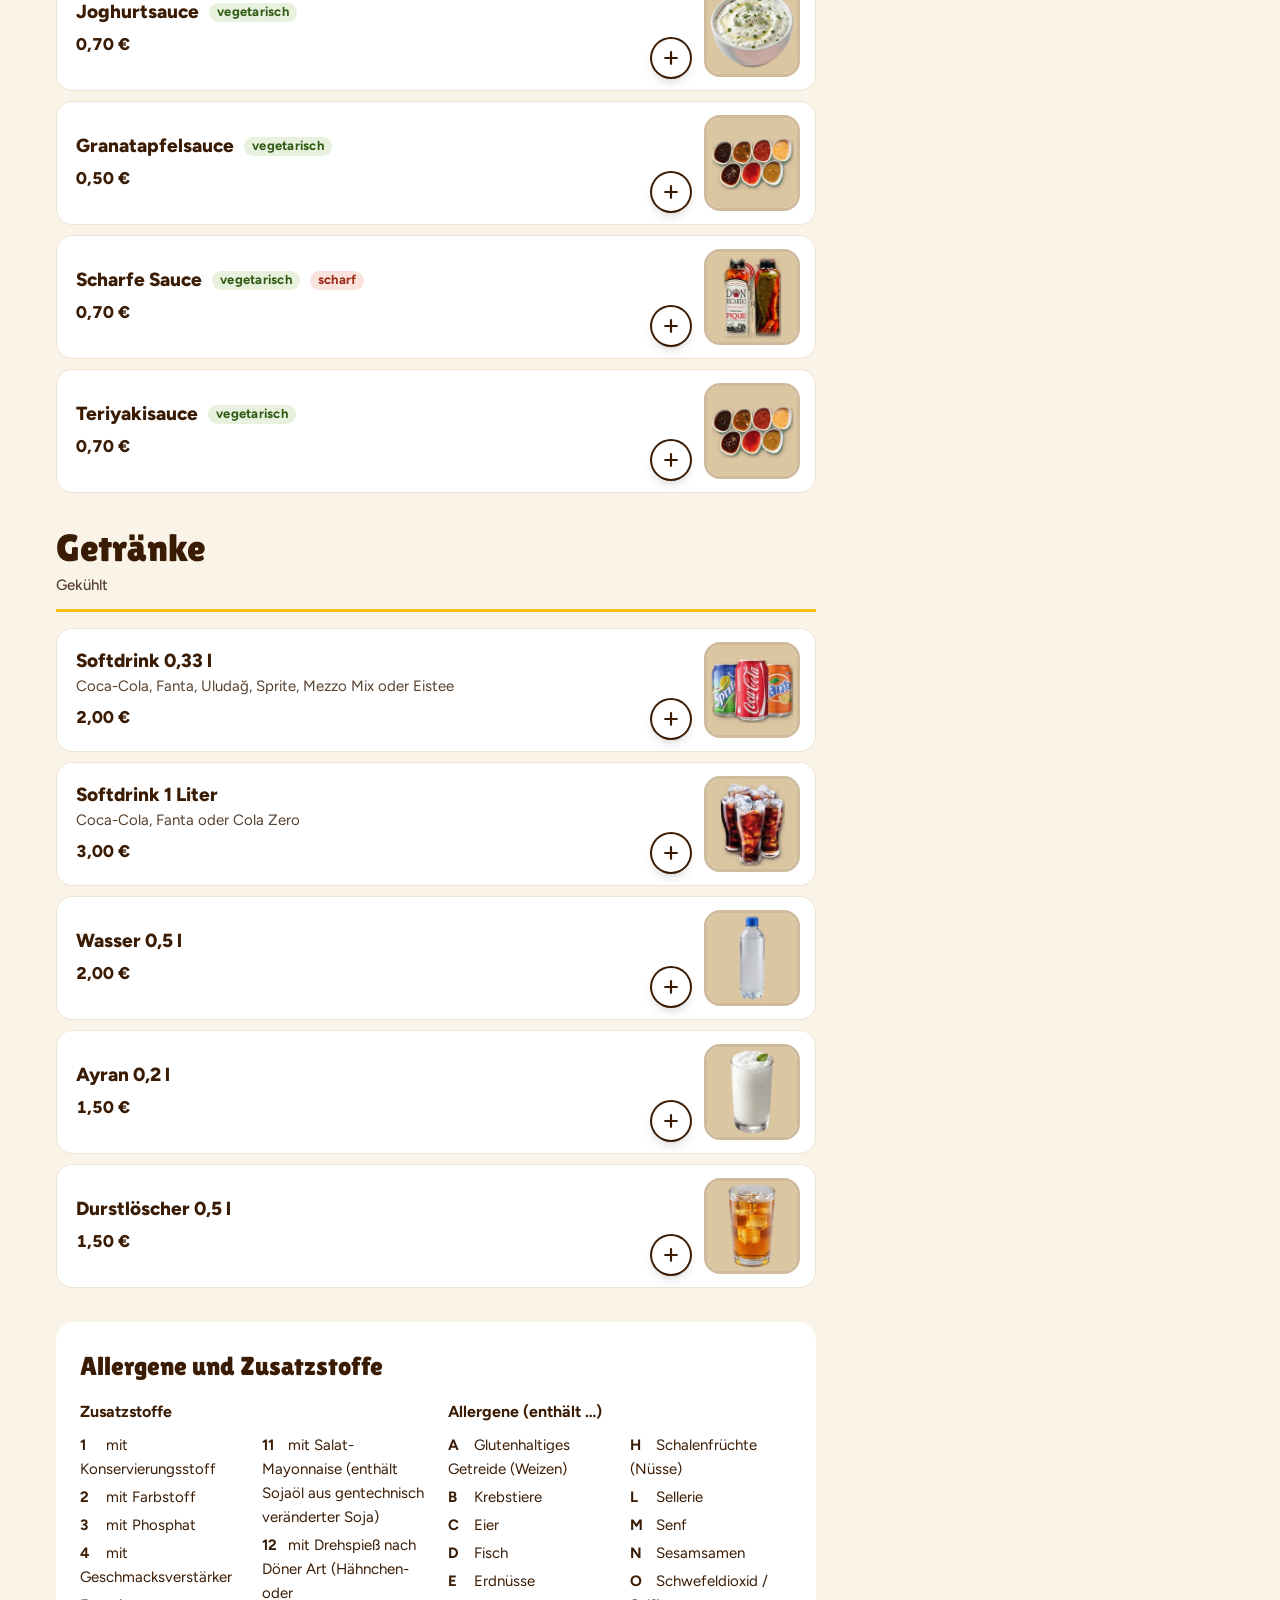
<file: speisekarte.html>
<!doctype html>
<html lang="de">
<head>
  <meta charset="utf-8">
  <script>
    // Alte Vorschau auf GitHub Pages (ohne Server, Zahlung und Tablet) → immer zur echten Domain
    if (/\.github\.io$/.test(location.hostname)) {
      location.replace('https://neusser-doner-pizza.de' + location.pathname.replace(/^\/pizza-doner-project/, '') + location.search + location.hash);
    }
  </script>
  <meta name="viewport" content="width=device-width, initial-scale=1, viewport-fit=cover">
  <title>Speisekarte &amp; online bestellen – Neusser Döner &amp; Pizza</title>
  <meta name="description" content="Speisekarte von Neusser Döner &amp; Pizza in Neuss: Pizza, Döner, Lahmacun, Pide, Burger, Schnitzel, Menüs und Getränke – direkt online bestellen, liefern lassen oder abholen.">
  <meta name="google-site-verification" content="K-XM5HmvyBlKVo5prqkd2wCglbx3vRNkHew2Bn2LZMQ">
  <!-- SEO:START – wird von tools/build_pages.py erzeugt -->
  <link rel="canonical" href="https://neusser-doner-pizza.de/speisekarte.html">
  <meta property="og:type" content="website">
  <meta property="og:locale" content="de_DE">
  <meta property="og:site_name" content="Neusser Döner &amp; Pizza">
  <meta property="og:title" content="Speisekarte &amp; online bestellen – Neusser Döner &amp; Pizza">
  <meta property="og:description" content="Speisekarte von Neusser Döner &amp; Pizza in Neuss: Pizza, Döner, Lahmacun, Pide, Burger, Schnitzel, Menüs und Getränke – direkt online bestellen, liefern lassen oder abholen.">
  <meta property="og:url" content="https://neusser-doner-pizza.de/speisekarte.html">
  <meta property="og:image" content="https://neusser-doner-pizza.de/assets/img/og-bild.jpg?v=26aba6c1">
  <meta property="og:image:width" content="1200">
  <meta property="og:image:height" content="630">
  <meta name="twitter:card" content="summary_large_image">
  <!-- SEO:END -->
  <link rel="icon" href="favicon.ico" sizes="48x48">
  <link rel="icon" href="assets/img/icons/favicon-192.png?v=deb5d2a9" type="image/png" sizes="192x192">
  <link rel="manifest" href="manifest.webmanifest">
  <link rel="apple-touch-icon" href="assets/img/icons/app-180.png?v=975c272b">
  <meta name="theme-color" content="#4F7A2C">
  <meta name="apple-mobile-web-app-title" content="Neusser Döner">
  <link rel="preconnect" href="https://fonts.googleapis.com">
  <link rel="preconnect" href="https://fonts.gstatic.com" crossorigin>
  <link rel="stylesheet" href="https://fonts.googleapis.com/css2?family=Figtree:wght@400;500;600;700;800&family=Lilita+One&display=swap">
  <link rel="stylesheet" href="assets/css/style.css?v=9e34dd03">
</head>
<body class="page-menu page-shop">

  <!-- Logo-Leiste -->
  <header class="topbar">
    <div class="container topbar__inner">
      <a class="brand" href="index.html" aria-label="Neusser Döner &amp; Pizza – Startseite">
        <span class="logo">
          <img class="logo__pizza" src="assets/img/logo/pizza.webp?v=c261a0f4" alt="" width="197" height="101">
          <span class="logo__grill" aria-hidden="true">
            <img class="logo__flammen" src="assets/img/logo/flammen.webp?v=49f8c6a6" alt="" width="112" height="144">
            <span class="logo__spiess"></span>
          </span>
          <img class="logo__basis" src="assets/img/logo/basis.webp?v=0e33e937" alt="Neusser Döner &amp; Pizza" width="560" height="375">
        </span>
      </a>
      <div class="topbar__menu" id="hauptmenue">
        <nav class="nav" aria-label="Hauptmenü">
          <a href="index.html">Startseite</a>
          <a href="speisekarte.html" aria-current="page">Speisekarte</a>
          <a href="index.html#angebote-liste">Angebote</a>
          <a href="ueber-uns.html">Über uns &amp; Kontakt</a>
        </nav>
        <button class="install-btn install-btn--menu" type="button" data-install hidden>📲 App installieren</button>
        <a class="topbar__phone" href="tel:+4921313166137"><svg viewBox="0 0 24 24" width="18" height="18" aria-hidden="true"><path fill="currentColor" d="M6.6 10.8a15.1 15.1 0 0 0 6.6 6.6l2.2-2.2c.3-.3.7-.4 1-.2 1.1.4 2.3.6 3.6.6.6 0 1 .4 1 1V20c0 .6-.4 1-1 1A17 17 0 0 1 3 4c0-.6.4-1 1-1h3.5c.6 0 1 .4 1 1 0 1.3.2 2.5.6 3.6.1.3 0 .7-.2 1l-2.3 2.2z"/></svg>02131 3166137</a>
      </div>
      <a class="btn btn--primary topbar__cta" href="speisekarte.html">Jetzt bestellen</a>
      <button class="menu-toggle" type="button" aria-expanded="false" aria-controls="hauptmenue">
        <span class="menu-toggle__bars" aria-hidden="true"></span>
        <span class="visually-hidden">Menü</span>
      </button>
    </div>
    <script src="assets/js/nav.js?v=800c105c" defer></script>
  </header>
  <nav class="quickbar" aria-label="Schnellzugriff">
    <a class="quickbar__call" href="tel:+4921313166137"><svg viewBox="0 0 24 24" width="20" height="20" aria-hidden="true"><path fill="currentColor" d="M6.6 10.8a15.1 15.1 0 0 0 6.6 6.6l2.2-2.2c.3-.3.7-.4 1-.2 1.1.4 2.3.6 3.6.6.6 0 1 .4 1 1V20c0 .6-.4 1-1 1A17 17 0 0 1 3 4c0-.6.4-1 1-1h3.5c.6 0 1 .4 1 1 0 1.3.2 2.5.6 3.6.1.3 0 .7-.2 1l-2.3 2.2z"/></svg>Anrufen</a>
    <a class="quickbar__order" href="speisekarte.html">Jetzt bestellen</a>
  </nav>


  <dialog class="ios-install app-hinweis" aria-labelledby="app-hinweis-title">
    <form method="dialog">
      <img src="assets/img/icons/app-180.png?v=975c272b" alt="" width="72" height="72">
      <h2 id="app-hinweis-title">App installieren</h2>
      <div class="app-hinweis__text" data-hilfe></div>
      <button class="btn btn--primary" value="ok">Alles klar</button>
    </form>
  </dialog>


  <main>
    <section class="shop-head">
      <div class="container shop-head__inner">
        <img class="shop-head__logo" src="assets/img/logo.webp?v=03ee1678" alt="" width="560" height="375">
        <div class="shop-head__text">
          <h1>Neusser Döner &amp; Pizza</h1>
          <p class="shop-head__addr">Further Straße 46, 41462 Neuss · Döner, Pizza, Lahmacun, Pide &amp; mehr</p>
          <ul class="shop-head__facts">
            <li class="open-state" data-open-state>Öffnungszeiten siehe unten</li>
            <li><svg viewBox="0 0 24 24" aria-hidden="true"><path d="M3 7h11v9H3zM14 10h4l3 3v3h-7"/><circle cx="7" cy="17.5" r="1.8"/><circle cx="17" cy="17.5" r="1.8"/></svg>Lieferung ca. 35 Min.</li>
            <li><svg viewBox="0 0 24 24" aria-hidden="true"><path d="M5 8h14l-1.2 12H6.2z"/><path d="M9 8V6a3 3 0 0 1 6 0v2"/></svg>Abholung ca. 15 Min.</li>
            <li><svg viewBox="0 0 24 24" aria-hidden="true"><rect x="3" y="6" width="18" height="12" rx="2"/><path d="M3 10h18"/></svg>Lieferung ab 15,00 € Bestellwert</li>
          </ul>
        </div>
      </div>
    </section>

    <div class="cat-nav">
      <div class="container cat-nav__wrap">
        <div class="search">
          <label class="visually-hidden" for="menu-search">Speisekarte durchsuchen</label>
          <input id="menu-search" type="search" placeholder="Gericht oder Zutat suchen …" autocomplete="off">
        </div>
        <nav class="cat-nav__inner" aria-label="Kategorien"><a href="#menues-angebote">Menüs &amp; Angebote</a><a href="#doener">Döner</a><a href="#pizza">Pizza</a><a href="#pizzabroetchen">Pizzabrötchen</a><a href="#pide">Pide</a><a href="#lahmacun">Lahmacun</a><a href="#falafel">Falafel</a><a href="#sandwich">Sandwich</a><a href="#bowl-salate">Bowl-Salate</a><a href="#salate">Salate</a><a href="#burger">Burger</a><a href="#schnitzel-pommes-co">Schnitzel, Pommes &amp; Co.</a><a href="#saucen">Saucen</a><a href="#getraenke">Getränke</a><a href="#allergene">Allergene</a></nav>
      </div>
    </div>

    <div class="container shop-layout">
      <div class="menu">
        <div class="filters" role="group" aria-label="Filter">
          <button type="button" data-filter="veg" aria-pressed="false"><span aria-hidden="true">🌱</span> Vegetarisch</button>
          <button type="button" data-filter="scharf" aria-pressed="false"><span aria-hidden="true">🌶️</span> Scharf</button>
          <button type="button" data-filter="preis" aria-pressed="false"><span aria-hidden="true">💶</span> Bis 8&nbsp;€</button>
        </div>
        <p class="search-empty" hidden>Nichts gefunden. Versuch es mit einem anderen Wort, z. B. „Käse“ oder „Hähnchen“.</p>
        <p class="search-count" aria-live="polite"></p>
        <section class="cat" id="menues-angebote" aria-labelledby="h-menues-angebote"><header class="cat__head"><div><h2 id="h-menues-angebote">Menüs &amp; Angebote</h2><p class="cat__note">Menüs mit Pommes und Softdrink (0,33 l) – und unsere Pakete, nur hier auf der Website.</p></div></header><ul class="meals"><li class="meal" data-id="menues-angebote--doener-menue" data-search="döner-menü menüs &amp; angebote m1 döner-sandwich, pommes, softdrink (0,33 l)" data-preis="11.50"><div class="meal__text"><h3 class="meal__name">Döner-Menü<sup class="codes" title="Glutenhaltiges Getreide (Weizen), Milch / Laktose, mit Drehspieß nach Döner Art (Hähnchen- oder Kalb-/Putenfleisch), mit Farbstoff">A, G, 12, 2</sup></h3><p class="meal__desc">Döner-Sandwich, Pommes, Softdrink (0,33 l)</p><p class="meal__price">11,50 €</p></div><img class="meal__img" src="assets/img/menu/doener-sandwich.webp?v=0b6d6c25" alt="" width="192" height="192" loading="lazy"><button class="meal__add" type="button" aria-label="Döner-Menü in den Warenkorb"><svg viewBox="0 0 24 24" aria-hidden="true"><path d="M12 5v14M5 12h14"/></svg></button></li><li class="meal" data-id="menues-angebote--wrap-menue" data-search="wrap-menü menüs &amp; angebote m2 döner-wrap, pommes, softdrink (0,33 l)" data-preis="12.00"><div class="meal__text"><h3 class="meal__name">Wrap-Menü<sup class="codes" title="Glutenhaltiges Getreide (Weizen), Milch / Laktose, mit Drehspieß nach Döner Art (Hähnchen- oder Kalb-/Putenfleisch), mit Farbstoff">A, G, 12, 2</sup></h3><p class="meal__desc">Döner-Wrap, Pommes, Softdrink (0,33 l)</p><p class="meal__price">12,00 €</p></div><img class="meal__img" src="assets/img/menu/wrap-menue.webp?v=d48f988d" alt="" width="192" height="192" loading="lazy"><button class="meal__add" type="button" aria-label="Wrap-Menü in den Warenkorb"><svg viewBox="0 0 24 24" aria-hidden="true"><path d="M12 5v14M5 12h14"/></svg></button></li><li class="meal" data-id="menues-angebote--lahmacun-menue" data-search="lahmacun-menü menüs &amp; angebote m3 lahmacun (mit fleisch), pommes, softdrink (0,33 l)" data-preis="13.00"><div class="meal__text"><h3 class="meal__name">Lahmacun-Menü<sup class="codes" title="Milch / Laktose, mit Drehspieß nach Döner Art (Hähnchen- oder Kalb-/Putenfleisch), mit Farbstoff">G, 12, 2</sup></h3><p class="meal__desc">Lahmacun (mit Fleisch), Pommes, Softdrink (0,33 l)</p><p class="meal__price">13,00 €</p></div><img class="meal__img" src="assets/img/menu/lahmacun-fleisch.webp?v=f870253a" alt="" width="192" height="192" loading="lazy"><button class="meal__add" type="button" aria-label="Lahmacun-Menü in den Warenkorb"><svg viewBox="0 0 24 24" aria-hidden="true"><path d="M12 5v14M5 12h14"/></svg></button></li><li class="meal" data-id="menues-angebote--falafel-menue" data-search="falafel-menü menüs &amp; angebote m4 falafel-sandwich, pommes, softdrink (0,33 l)" data-preis="11.00" data-veg><div class="meal__text"><h3 class="meal__name">Falafel-Menü<sup class="codes" title="Glutenhaltiges Getreide (Weizen), Milch / Laktose, mit Farbstoff">A, 2, G</sup> <span class="diet diet--veg" title="vegetarisch">vegetarisch</span></h3><p class="meal__desc">Falafel-Sandwich, Pommes, Softdrink (0,33 l)</p><p class="meal__price">11,00 €</p></div><img class="meal__img" src="assets/img/menu/falafel-sandwich.webp?v=00a247d1" alt="" width="192" height="192" loading="lazy"><button class="meal__add" type="button" aria-label="Falafel-Menü in den Warenkorb"><svg viewBox="0 0 24 24" aria-hidden="true"><path d="M12 5v14M5 12h14"/></svg></button></li><li class="meal" data-id="menues-angebote--kinder-menue" data-search="kinder-menü menüs &amp; angebote m5 6er chicken-nuggets, pommes, durstlöscher" data-preis="8.00"><div class="meal__text"><h3 class="meal__name">Kinder-Menü</h3><p class="meal__desc">6er Chicken-Nuggets, Pommes, Durstlöscher</p><p class="meal__price">8,00 €</p></div><img class="meal__img" src="assets/img/menu/kinder-menue.webp?v=37c62350" alt="" width="192" height="192" loading="lazy"><button class="meal__add" type="button" aria-label="Kinder-Menü in den Warenkorb"><svg viewBox="0 0 24 24" aria-hidden="true"><path d="M12 5v14M5 12h14"/></svg></button></li><li class="meal" data-id="menues-angebote--mittags-paket" data-search="mittags-paket menüs &amp; angebote p1 1 pizza (ø30cm), 2 zutaten nach wahl, 1 döner-sandwich, 1 pommes, softdrink (0,33 l)" data-preis="18.00"><div class="meal__text"><h3 class="meal__name">Mittags-Paket</h3><p class="meal__wann">Di–So 11:30–14:30 Uhr</p><p class="meal__desc">1 Pizza (Ø30cm), 2 Zutaten nach Wahl, 1 Döner-Sandwich, 1 Pommes, Softdrink (0,33 l)</p><p class="meal__price">18,00 €</p></div><img class="meal__img" src="assets/img/menu/mittags-paket.webp?v=4d7f716a" alt="" width="192" height="192" loading="lazy"><button class="meal__add" type="button" aria-label="Mittags-Paket in den Warenkorb"><svg viewBox="0 0 24 24" aria-hidden="true"><path d="M12 5v14M5 12h14"/></svg></button></li><li class="meal" data-id="menues-angebote--team-paket" data-search="team-paket menüs &amp; angebote p2 2 pizzen (ø30cm), je 2 zutaten nach wahl, 2 döner-sandwiches, 1 gemischter salat – für büro, familie, freunde" data-preis="32.00"><div class="meal__text"><h3 class="meal__name">Team-Paket</h3><p class="meal__desc">2 Pizzen (Ø30cm), Je 2 Zutaten nach Wahl, 2 Döner-Sandwiches, 1 gemischter Salat – für Büro, Familie, Freunde</p><p class="meal__price">32,00 €</p></div><img class="meal__img" src="assets/img/menu/team-paket.webp?v=4d527aa1" alt="" width="192" height="192" loading="lazy"><button class="meal__add" type="button" aria-label="Team-Paket in den Warenkorb"><svg viewBox="0 0 24 24" aria-hidden="true"><path d="M12 5v14M5 12h14"/></svg></button></li><li class="meal" data-id="menues-angebote--mittwochs-pizza-nach-wahl" data-search="mittwochs-pizza nach wahl menüs &amp; angebote a1 jede pizza im ø30cm – nur mittwochs" data-preis="7.00" data-veg><div class="meal__text"><h3 class="meal__name">Mittwochs-Pizza nach Wahl <span class="diet diet--veg" title="vegetarisch">vegetarisch</span></h3><p class="meal__wann">Nur mittwochs</p><p class="meal__desc">Jede Pizza im Ø30cm – nur mittwochs</p><p class="meal__price">7,00 €</p></div><img class="meal__img" src="assets/img/menu/pizza-neu.webp?v=32d58293" alt="" width="192" height="192" loading="lazy"><button class="meal__add" type="button" aria-label="Mittwochs-Pizza nach Wahl in den Warenkorb"><svg viewBox="0 0 24 24" aria-hidden="true"><path d="M12 5v14M5 12h14"/></svg></button></li><li class="meal" data-id="menues-angebote--mittwochs-margherita" data-search="mittwochs-margherita menüs &amp; angebote a2 pizza margherita im ø30cm – nur mittwochs" data-preis="6.00" data-veg><div class="meal__text"><h3 class="meal__name">Mittwochs-Margherita<sup class="codes" title="Milch / Laktose, mit Farbstoff">G, 2</sup> <span class="diet diet--veg" title="vegetarisch">vegetarisch</span></h3><p class="meal__wann">Nur mittwochs</p><p class="meal__desc">Pizza Margherita im Ø30cm – nur mittwochs</p><p class="meal__price">6,00 €</p></div><img class="meal__img" src="assets/img/menu/pizza-margherita.webp?v=f676b39d" alt="" width="192" height="192" loading="lazy"><button class="meal__add" type="button" aria-label="Mittwochs-Margherita in den Warenkorb"><svg viewBox="0 0 24 24" aria-hidden="true"><path d="M12 5v14M5 12h14"/></svg></button></li></ul></section><section class="cat" id="doener" aria-labelledby="h-doener"><header class="cat__head"><div><h2 id="h-doener">Döner</h2><p class="cat__note">Drehspieß (Döner) aus Kalb- oder Hähnchenfleisch</p></div></header><ul class="meals"><li class="meal" data-id="doener--doener-sandwich" data-search="döner-sandwich döner 153 im fladenbrot, salat, sauce ketchup mayonnaise cocktailsauce joghurtsauce granatapfelsauce scharfe sauce teriyakisauce" data-preis="7.00"><div class="meal__text"><h3 class="meal__name">Döner-Sandwich<sup class="codes" title="Glutenhaltiges Getreide (Weizen), Milch / Laktose, mit Drehspieß nach Döner Art (Hähnchen- oder Kalb-/Putenfleisch), mit Farbstoff">A, G, 12, 2</sup></h3><p class="meal__desc">Im Fladenbrot, Salat, Sauce</p><p class="meal__price">7,00 € <span>· Extras möglich</span></p></div><img class="meal__img" src="assets/img/menu/doener-sandwich.webp?v=0b6d6c25" alt="" width="192" height="192" loading="lazy"><button class="meal__add" type="button" aria-label="Döner-Sandwich in den Warenkorb"><svg viewBox="0 0 24 24" aria-hidden="true"><path d="M12 5v14M5 12h14"/></svg></button></li><li class="meal" data-id="doener--doener-sandwich-extra-fleisch" data-search="döner-sandwich extra fleisch döner 159 im fladenbrot, extra fleisch, salat, sauce, käse ketchup mayonnaise cocktailsauce joghurtsauce granatapfelsauce scharfe sauce teriyakisauce" data-preis="8.50"><div class="meal__text"><h3 class="meal__name">Döner-Sandwich Extra Fleisch<sup class="codes" title="Glutenhaltiges Getreide (Weizen), Milch / Laktose, mit Drehspieß nach Döner Art (Hähnchen- oder Kalb-/Putenfleisch), mit Farbstoff">A, G, 12, 2</sup></h3><p class="meal__desc">Im Fladenbrot, Extra Fleisch, Salat, Sauce, Käse</p><p class="meal__price">8,50 € <span>· Extras möglich</span></p></div><img class="meal__img" src="assets/img/menu/doener-sandwich-extra-fleisch.webp?v=aa1ed4bd" alt="" width="192" height="192" loading="lazy"><button class="meal__add" type="button" aria-label="Döner-Sandwich Extra Fleisch in den Warenkorb"><svg viewBox="0 0 24 24" aria-hidden="true"><path d="M12 5v14M5 12h14"/></svg></button></li><li class="meal" data-id="doener--gemuese-doener" data-search="gemüse-döner döner 173 im fladenbrot, gemüse, salat, sauce ketchup mayonnaise cocktailsauce joghurtsauce granatapfelsauce scharfe sauce teriyakisauce" data-preis="8.00"><div class="meal__text"><h3 class="meal__name">Gemüse-Döner<sup class="codes" title="Glutenhaltiges Getreide (Weizen), Milch / Laktose, mit Drehspieß nach Döner Art (Hähnchen- oder Kalb-/Putenfleisch), mit Farbstoff">A, G, 12, 2</sup> <span class="diet diet--neu">neu</span></h3><p class="meal__desc">Im Fladenbrot, Gemüse, Salat, Sauce</p><p class="meal__price">8,00 € <span>· Extras möglich</span></p></div><img class="meal__img" src="assets/img/menu/gemuese-doener.webp?v=ec86caa3" alt="" width="192" height="192" loading="lazy"><button class="meal__add" type="button" aria-label="Gemüse-Döner in den Warenkorb"><svg viewBox="0 0 24 24" aria-hidden="true"><path d="M12 5v14M5 12h14"/></svg></button></li><li class="meal" data-id="doener--dubbel-cheese-doener" data-search="dubbel cheese-döner döner 123 im fladenbrot, salat, sauce, doppelt käse ketchup mayonnaise cocktailsauce joghurtsauce granatapfelsauce scharfe sauce teriyakisauce" data-preis="11.00"><div class="meal__text"><h3 class="meal__name">Dubbel Cheese-Döner<sup class="codes" title="Glutenhaltiges Getreide (Weizen), Milch / Laktose, mit Drehspieß nach Döner Art (Hähnchen- oder Kalb-/Putenfleisch), mit Farbstoff">A, G, 12, 2</sup> <span class="diet diet--neu">neu</span></h3><p class="meal__desc">Im Fladenbrot, Salat, Sauce, Doppelt Käse</p><p class="meal__price">11,00 € <span>· Extras möglich</span></p></div><img class="meal__img" src="assets/img/menu/dubbel-cheese-doener.webp?v=c773810b" alt="" width="192" height="192" loading="lazy"><button class="meal__add" type="button" aria-label="Dubbel Cheese-Döner in den Warenkorb"><svg viewBox="0 0 24 24" aria-hidden="true"><path d="M12 5v14M5 12h14"/></svg></button></li><li class="meal" data-id="doener--steak-lamm-doener" data-search="steak lamm döner döner 177 im fladenbrot, lamm-steak, salat, sauce ketchup mayonnaise cocktailsauce joghurtsauce granatapfelsauce scharfe sauce teriyakisauce" data-preis="9.00"><div class="meal__text"><h3 class="meal__name">Steak Lamm Döner <span class="diet diet--neu">neu</span></h3><p class="meal__wann">Nur Do &amp; So</p><p class="meal__desc">Im Fladenbrot, Lamm-Steak, Salat, Sauce</p><p class="meal__price">9,00 € <span>· Extras möglich</span></p></div><img class="meal__img" src="assets/img/menu/steak-lamm-doener.webp?v=b70c6613" alt="" width="192" height="192" loading="lazy"><button class="meal__add" type="button" aria-label="Steak Lamm Döner in den Warenkorb"><svg viewBox="0 0 24 24" aria-hidden="true"><path d="M12 5v14M5 12h14"/></svg></button></li><li class="meal" data-id="doener--doener-wrap-selbstgemacht" data-search="döner wrap (selbstgemacht) döner 159w salat, sauce ketchup mayonnaise cocktailsauce joghurtsauce granatapfelsauce scharfe sauce teriyakisauce" data-preis="8.00"><div class="meal__text"><h3 class="meal__name">Döner Wrap (selbstgemacht)<sup class="codes" title="Glutenhaltiges Getreide (Weizen), Milch / Laktose, mit Drehspieß nach Döner Art (Hähnchen- oder Kalb-/Putenfleisch), mit Farbstoff">A, G, 12, 2</sup></h3><p class="meal__desc">Salat, Sauce</p><p class="meal__price">8,00 € <span>· Extras möglich</span></p></div><img class="meal__img" src="assets/img/menu/doener-wrap.webp?v=2ff59a93" alt="" width="192" height="192" loading="lazy"><button class="meal__add" type="button" aria-label="Döner Wrap (selbstgemacht) in den Warenkorb"><svg viewBox="0 0 24 24" aria-hidden="true"><path d="M12 5v14M5 12h14"/></svg></button></li><li class="meal" data-id="doener--portion-fleisch" data-search="portion fleisch döner 133 drehspießfleisch ketchup mayonnaise cocktailsauce joghurtsauce granatapfelsauce scharfe sauce teriyakisauce" data-preis="10.00"><div class="meal__text"><h3 class="meal__name">Portion Fleisch<sup class="codes" title="mit Drehspieß nach Döner Art (Hähnchen- oder Kalb-/Putenfleisch)">12</sup></h3><p class="meal__desc">Drehspießfleisch</p><p class="meal__price">10,00 € <span>· Extras möglich</span></p></div><img class="meal__img" src="assets/img/menu/portion-fleisch.webp?v=9ee3a759" alt="" width="192" height="192" loading="lazy"><button class="meal__add" type="button" aria-label="Portion Fleisch in den Warenkorb"><svg viewBox="0 0 24 24" aria-hidden="true"><path d="M12 5v14M5 12h14"/></svg></button></li><li class="meal" data-id="doener--doener-teller" data-search="döner-teller döner 161 salat, sauce, käse, pommes oder reis ketchup mayonnaise cocktailsauce joghurtsauce granatapfelsauce scharfe sauce teriyakisauce" data-preis="13.00"><div class="meal__text"><h3 class="meal__name">Döner-Teller<sup class="codes" title="Glutenhaltiges Getreide (Weizen), Milch / Laktose, mit Drehspieß nach Döner Art (Hähnchen- oder Kalb-/Putenfleisch), mit Farbstoff">A, G, 12, 2</sup></h3><p class="meal__desc">Salat, Sauce, Käse, Pommes oder Reis</p><p class="meal__price">13,00 € <span>· Extras möglich</span></p></div><img class="meal__img" src="assets/img/menu/doener-teller.webp?v=b095e059" alt="" width="192" height="192" loading="lazy"><button class="meal__add" type="button" aria-label="Döner-Teller in den Warenkorb"><svg viewBox="0 0 24 24" aria-hidden="true"><path d="M12 5v14M5 12h14"/></svg></button></li><li class="meal" data-id="doener--pomm-doener-mit-reis" data-search="pomm-döner mit reis döner 163 in der box, reis, sauce ketchup mayonnaise cocktailsauce joghurtsauce granatapfelsauce scharfe sauce teriyakisauce" data-preis="7.00"><div class="meal__text"><h3 class="meal__name">Pomm-Döner mit Reis<sup class="codes" title="Milch / Laktose, mit Drehspieß nach Döner Art (Hähnchen- oder Kalb-/Putenfleisch), mit Farbstoff">G, 12, 2</sup></h3><p class="meal__desc">In der Box, Reis, Sauce</p><p class="meal__price">7,00 € <span>· Extras möglich</span></p></div><img class="meal__img" src="assets/img/menu/pomm-doener-reis.webp?v=ba7fa5e0" alt="" width="192" height="192" loading="lazy"><button class="meal__add" type="button" aria-label="Pomm-Döner mit Reis in den Warenkorb"><svg viewBox="0 0 24 24" aria-hidden="true"><path d="M12 5v14M5 12h14"/></svg></button></li><li class="meal" data-id="doener--pomm-doener-mit-salat" data-search="pomm-döner mit salat döner 191 in der box, salat, sauce ketchup mayonnaise cocktailsauce joghurtsauce granatapfelsauce scharfe sauce teriyakisauce" data-preis="7.00"><div class="meal__text"><h3 class="meal__name">Pomm-Döner mit Salat<sup class="codes" title="Milch / Laktose, mit Drehspieß nach Döner Art (Hähnchen- oder Kalb-/Putenfleisch), mit Farbstoff">G, 12, 2</sup></h3><p class="meal__desc">In der Box, Salat, Sauce</p><p class="meal__price">7,00 € <span>· Extras möglich</span></p></div><img class="meal__img" src="assets/img/menu/pomm-doener-salat.webp?v=78fa2723" alt="" width="192" height="192" loading="lazy"><button class="meal__add" type="button" aria-label="Pomm-Döner mit Salat in den Warenkorb"><svg viewBox="0 0 24 24" aria-hidden="true"><path d="M12 5v14M5 12h14"/></svg></button></li><li class="meal" data-id="doener--pomm-doener-mit-pommes" data-search="pomm-döner mit pommes döner 157 in der box, pommes, sauce ketchup mayonnaise cocktailsauce joghurtsauce granatapfelsauce scharfe sauce teriyakisauce" data-preis="7.00"><div class="meal__text"><h3 class="meal__name">Pomm-Döner mit Pommes<sup class="codes" title="Milch / Laktose, mit Drehspieß nach Döner Art (Hähnchen- oder Kalb-/Putenfleisch), mit Farbstoff">G, 12, 2</sup></h3><p class="meal__desc">In der Box, Pommes, Sauce</p><p class="meal__price">7,00 € <span>· Extras möglich</span></p></div><img class="meal__img" src="assets/img/menu/pomm-doener-pommes.webp?v=9867e646" alt="" width="192" height="192" loading="lazy"><button class="meal__add" type="button" aria-label="Pomm-Döner mit Pommes in den Warenkorb"><svg viewBox="0 0 24 24" aria-hidden="true"><path d="M12 5v14M5 12h14"/></svg></button></li><li class="meal" data-id="doener--doener-ueberbacken-mit-tomatensauce" data-search="döner überbacken mit tomatensauce döner 193 tomatensauce, goudakäse überbacken ketchup mayonnaise cocktailsauce joghurtsauce granatapfelsauce scharfe sauce teriyakisauce" data-preis="10.00"><div class="meal__text"><h3 class="meal__name">Döner überbacken mit Tomatensauce<sup class="codes" title="Milch / Laktose, mit Drehspieß nach Döner Art (Hähnchen- oder Kalb-/Putenfleisch), mit Farbstoff">G, 12, 2</sup></h3><p class="meal__desc">Tomatensauce, Goudakäse überbacken</p><p class="meal__price">10,00 € <span>· Extras möglich</span></p></div><img class="meal__img" src="assets/img/menu/doener-ueberbacken-tomatensauce.webp?v=2ddc8dac" alt="" width="192" height="192" loading="lazy"><button class="meal__add" type="button" aria-label="Döner überbacken mit Tomatensauce in den Warenkorb"><svg viewBox="0 0 24 24" aria-hidden="true"><path d="M12 5v14M5 12h14"/></svg></button></li><li class="meal" data-id="doener--doener-ueberbacken-mit-sauce-hollandaise" data-search="döner überbacken mit sauce hollandaise döner 187 sauce hollandaise, goudakäse überbacken ketchup mayonnaise cocktailsauce joghurtsauce granatapfelsauce scharfe sauce teriyakisauce" data-preis="10.00"><div class="meal__text"><h3 class="meal__name">Döner überbacken mit Sauce Hollandaise<sup class="codes" title="Milch / Laktose, mit Drehspieß nach Döner Art (Hähnchen- oder Kalb-/Putenfleisch), mit Farbstoff">G, 12, 2</sup></h3><p class="meal__desc">Sauce Hollandaise, Goudakäse überbacken</p><p class="meal__price">10,00 € <span>· Extras möglich</span></p></div><img class="meal__img" src="assets/img/menu/doener-ueberbacken-hollandaise.webp?v=97559637" alt="" width="192" height="192" loading="lazy"><button class="meal__add" type="button" aria-label="Döner überbacken mit Sauce Hollandaise in den Warenkorb"><svg viewBox="0 0 24 24" aria-hidden="true"><path d="M12 5v14M5 12h14"/></svg></button></li></ul></section><section class="cat" id="pizza" aria-labelledby="h-pizza"><header class="cat__head"><img class="cat__img" src="assets/img/kategorien/pizza.webp?v=6ae6e684" alt="" loading="lazy"><div><h2 id="h-pizza">Pizza</h2><p class="cat__note">Alle Pizzen mit Tomatensauce, Goudakäse und Oregano.</p></div></header><ul class="meals"><li class="meal" data-id="pizza--pizza-margherita" data-search="pizza margherita pizza 722  rindersalami putenschinken champignons thunfisch zwiebeln ananas peperoni sucuk paprika spinat feta broccoli frische tomaten mozzarella basilikum drehspießfleisch hähnchenbrustfilet sauce hollandaise bbq-sauce mais extra gouda weißkäse" data-preis="5.00" data-veg><div class="meal__text"><h3 class="meal__name">Pizza Margherita<sup class="codes" title="Milch / Laktose, mit Farbstoff">G, 2</sup> <span class="diet diet--veg" title="vegetarisch">vegetarisch</span></h3><p class="meal__price">ab 5,00 € <span>· Extras möglich</span></p></div><img class="meal__img" src="assets/img/menu/pizza-margherita.webp?v=f676b39d" alt="" width="192" height="192" loading="lazy"><button class="meal__add" type="button" aria-label="Pizza Margherita in den Warenkorb"><svg viewBox="0 0 24 24" aria-hidden="true"><path d="M12 5v14M5 12h14"/></svg></button></li><li class="meal" data-id="pizza--neusser-pizza" data-search="neusser pizza pizza 777 brokkoli, frischen champignons, hähnchenbrust, sauce hollandaise rindersalami putenschinken champignons thunfisch zwiebeln ananas peperoni sucuk paprika spinat feta broccoli frische tomaten mozzarella basilikum drehspießfleisch hähnchenbrustfilet sauce hollandaise bbq-sauce mais extra gouda weißkäse" data-preis="7.00"><div class="meal__text"><h3 class="meal__name">Neusser Pizza<sup class="codes" title="Milch / Laktose, mit Farbstoff, mit Salat-Mayonnaise (enthält Sojaöl aus gentechnisch veränderter Soja)">G, 2, 11</sup></h3><p class="meal__desc">Brokkoli, frischen Champignons, Hähnchenbrust, Sauce Hollandaise</p><p class="meal__price">ab 7,00 € <span>· Extras möglich</span></p></div><img class="meal__img" src="assets/img/menu/neusser-pizza.webp?v=0cbd54e2" alt="" width="192" height="192" loading="lazy"><button class="meal__add" type="button" aria-label="Neusser Pizza in den Warenkorb"><svg viewBox="0 0 24 24" aria-hidden="true"><path d="M12 5v14M5 12h14"/></svg></button></li><li class="meal" data-id="pizza--pizza-salami" data-search="pizza salami pizza 723 rindersalami rindersalami putenschinken champignons thunfisch zwiebeln ananas peperoni sucuk paprika spinat feta broccoli frische tomaten mozzarella basilikum drehspießfleisch hähnchenbrustfilet sauce hollandaise bbq-sauce mais extra gouda weißkäse" data-preis="6.40"><div class="meal__text"><h3 class="meal__name">Pizza Salami<sup class="codes" title="Milch / Laktose, mit Farbstoff, mit Rindfleisch">G, 2, 15</sup></h3><p class="meal__desc">Rindersalami</p><p class="meal__price">ab 6,40 € <span>· Extras möglich</span></p></div><img class="meal__img" src="assets/img/menu/pizza-salami.webp?v=7f9ec919" alt="" width="192" height="192" loading="lazy"><button class="meal__add" type="button" aria-label="Pizza Salami in den Warenkorb"><svg viewBox="0 0 24 24" aria-hidden="true"><path d="M12 5v14M5 12h14"/></svg></button></li><li class="meal" data-id="pizza--pizza-prosciutto" data-search="pizza prosciutto pizza 745 putenschinken rindersalami putenschinken champignons thunfisch zwiebeln ananas peperoni sucuk paprika spinat feta broccoli frische tomaten mozzarella basilikum drehspießfleisch hähnchenbrustfilet sauce hollandaise bbq-sauce mais extra gouda weißkäse" data-preis="6.40"><div class="meal__text"><h3 class="meal__name">Pizza Prosciutto<sup class="codes" title="Milch / Laktose, mit Farbstoff, mit Rindfleisch">G, 2, 13</sup></h3><p class="meal__desc">Putenschinken</p><p class="meal__price">ab 6,40 € <span>· Extras möglich</span></p></div><img class="meal__img" src="assets/img/menu/pizza-prosciutto.webp?v=07da5f77" alt="" width="192" height="192" loading="lazy"><button class="meal__add" type="button" aria-label="Pizza Prosciutto in den Warenkorb"><svg viewBox="0 0 24 24" aria-hidden="true"><path d="M12 5v14M5 12h14"/></svg></button></li><li class="meal" data-id="pizza--pizza-funghi" data-search="pizza funghi pizza 753 champignons rindersalami putenschinken champignons thunfisch zwiebeln ananas peperoni sucuk paprika spinat feta broccoli frische tomaten mozzarella basilikum drehspießfleisch hähnchenbrustfilet sauce hollandaise bbq-sauce mais extra gouda weißkäse" data-preis="6.40" data-veg><div class="meal__text"><h3 class="meal__name">Pizza Funghi<sup class="codes" title="Milch / Laktose, mit Farbstoff">G, 2</sup> <span class="diet diet--veg" title="vegetarisch">vegetarisch</span></h3><p class="meal__desc">Champignons</p><p class="meal__price">ab 6,40 € <span>· Extras möglich</span></p></div><img class="meal__img" src="assets/img/menu/pizza-funghi.webp?v=0fdf1e2e" alt="" width="192" height="192" loading="lazy"><button class="meal__add" type="button" aria-label="Pizza Funghi in den Warenkorb"><svg viewBox="0 0 24 24" aria-hidden="true"><path d="M12 5v14M5 12h14"/></svg></button></li><li class="meal" data-id="pizza--pizza-tonno" data-search="pizza tonno pizza 765 thunfisch rindersalami putenschinken champignons thunfisch zwiebeln ananas peperoni sucuk paprika spinat feta broccoli frische tomaten mozzarella basilikum drehspießfleisch hähnchenbrustfilet sauce hollandaise bbq-sauce mais extra gouda weißkäse" data-preis="6.50"><div class="meal__text"><h3 class="meal__name">Pizza Tonno<sup class="codes" title="Milch / Laktose, Fisch, mit Farbstoff">G, 2, D</sup></h3><p class="meal__desc">Thunfisch</p><p class="meal__price">ab 6,50 € <span>· Extras möglich</span></p></div><img class="meal__img" src="assets/img/menu/pizza-tonno.webp?v=fd123ef1" alt="" width="192" height="192" loading="lazy"><button class="meal__add" type="button" aria-label="Pizza Tonno in den Warenkorb"><svg viewBox="0 0 24 24" aria-hidden="true"><path d="M12 5v14M5 12h14"/></svg></button></li><li class="meal" data-id="pizza--pizza-hawaii" data-search="pizza hawaii pizza 709 putenschinken, ananas rindersalami putenschinken champignons thunfisch zwiebeln ananas peperoni sucuk paprika spinat feta broccoli frische tomaten mozzarella basilikum drehspießfleisch hähnchenbrustfilet sauce hollandaise bbq-sauce mais extra gouda weißkäse" data-preis="7.00"><div class="meal__text"><h3 class="meal__name">Pizza Hawaii<sup class="codes" title="Milch / Laktose, mit Farbstoff, mit Rindfleisch">G, 2, 13</sup></h3><p class="meal__desc">Putenschinken, Ananas</p><p class="meal__price">ab 7,00 € <span>· Extras möglich</span></p></div><img class="meal__img" src="assets/img/menu/pizza-hawaii.webp?v=2868d7d4" alt="" width="192" height="192" loading="lazy"><button class="meal__add" type="button" aria-label="Pizza Hawaii in den Warenkorb"><svg viewBox="0 0 24 24" aria-hidden="true"><path d="M12 5v14M5 12h14"/></svg></button></li><li class="meal" data-id="pizza--pizza-diavolo" data-search="pizza diavolo pizza 791 peperoni, rindersalami rindersalami putenschinken champignons thunfisch zwiebeln ananas peperoni sucuk paprika spinat feta broccoli frische tomaten mozzarella basilikum drehspießfleisch hähnchenbrustfilet sauce hollandaise bbq-sauce mais extra gouda weißkäse" data-preis="7.00" data-scharf><div class="meal__text"><h3 class="meal__name">Pizza Diavolo<sup class="codes" title="Milch / Laktose, mit Farbstoff, mit Rindfleisch">G, 2, 15</sup> <span class="diet diet--hot" title="scharf">scharf</span></h3><p class="meal__desc">Peperoni, Rindersalami</p><p class="meal__price">ab 7,00 € <span>· Extras möglich</span></p></div><img class="meal__img" src="assets/img/menu/pizza-diavolo.webp?v=b9b2cb6c" alt="" width="192" height="192" loading="lazy"><button class="meal__add" type="button" aria-label="Pizza Diavolo in den Warenkorb"><svg viewBox="0 0 24 24" aria-hidden="true"><path d="M12 5v14M5 12h14"/></svg></button></li><li class="meal" data-id="pizza--pizza-sucuk" data-search="pizza sucuk pizza 784 türkischer knoblauchwurst rindersalami putenschinken champignons thunfisch zwiebeln ananas peperoni sucuk paprika spinat feta broccoli frische tomaten mozzarella basilikum drehspießfleisch hähnchenbrustfilet sauce hollandaise bbq-sauce mais extra gouda weißkäse" data-preis="7.00"><div class="meal__text"><h3 class="meal__name">Pizza Sucuk<sup class="codes" title="Milch / Laktose, mit Farbstoff, mit Rindfleisch">G, 2, 15</sup></h3><p class="meal__desc">türkischer Knoblauchwurst</p><p class="meal__price">ab 7,00 € <span>· Extras möglich</span></p></div><img class="meal__img" src="assets/img/menu/pizza-sucuk.webp?v=69b722f2" alt="" width="192" height="192" loading="lazy"><button class="meal__add" type="button" aria-label="Pizza Sucuk in den Warenkorb"><svg viewBox="0 0 24 24" aria-hidden="true"><path d="M12 5v14M5 12h14"/></svg></button></li><li class="meal" data-id="pizza--pizza-mista" data-search="pizza mista pizza 7231 putenschinken, champignons, rindersalami rindersalami putenschinken champignons thunfisch zwiebeln ananas peperoni sucuk paprika spinat feta broccoli frische tomaten mozzarella basilikum drehspießfleisch hähnchenbrustfilet sauce hollandaise bbq-sauce mais extra gouda weißkäse" data-preis="7.00"><div class="meal__text"><h3 class="meal__name">Pizza Mista<sup class="codes" title="Milch / Laktose, mit Farbstoff, mit Rindfleisch, mit Rindfleisch">G, 2, 15, 13</sup></h3><p class="meal__desc">Putenschinken, Champignons, Rindersalami</p><p class="meal__price">ab 7,00 € <span>· Extras möglich</span></p></div><img class="meal__img" src="assets/img/menu/pizza-mista.webp?v=764b3e95" alt="" width="192" height="192" loading="lazy"><button class="meal__add" type="button" aria-label="Pizza Mista in den Warenkorb"><svg viewBox="0 0 24 24" aria-hidden="true"><path d="M12 5v14M5 12h14"/></svg></button></li><li class="meal" data-id="pizza--pizza-paprika" data-search="pizza paprika pizza 727 paprika rindersalami putenschinken champignons thunfisch zwiebeln ananas peperoni sucuk paprika spinat feta broccoli frische tomaten mozzarella basilikum drehspießfleisch hähnchenbrustfilet sauce hollandaise bbq-sauce mais extra gouda weißkäse" data-preis="6.50" data-veg><div class="meal__text"><h3 class="meal__name">Pizza Paprika<sup class="codes" title="Milch / Laktose, mit Farbstoff">G, 2</sup> <span class="diet diet--veg" title="vegetarisch">vegetarisch</span></h3><p class="meal__desc">Paprika</p><p class="meal__price">ab 6,50 € <span>· Extras möglich</span></p></div><img class="meal__img" src="assets/img/menu/pizza-paprika.webp?v=bd4fbaca" alt="" width="192" height="192" loading="lazy"><button class="meal__add" type="button" aria-label="Pizza Paprika in den Warenkorb"><svg viewBox="0 0 24 24" aria-hidden="true"><path d="M12 5v14M5 12h14"/></svg></button></li><li class="meal" data-id="pizza--pizza-spinat" data-search="pizza spinat pizza 755 spinat, fetakäse rindersalami putenschinken champignons thunfisch zwiebeln ananas peperoni sucuk paprika spinat feta broccoli frische tomaten mozzarella basilikum drehspießfleisch hähnchenbrustfilet sauce hollandaise bbq-sauce mais extra gouda weißkäse" data-preis="7.00" data-veg><div class="meal__text"><h3 class="meal__name">Pizza Spinat<sup class="codes" title="Milch / Laktose, mit Farbstoff">G, 2</sup> <span class="diet diet--veg" title="vegetarisch">vegetarisch</span></h3><p class="meal__desc">Spinat, Fetakäse</p><p class="meal__price">ab 7,00 € <span>· Extras möglich</span></p></div><img class="meal__img" src="assets/img/menu/pizza-spinat.webp?v=0cb4f4d0" alt="" width="192" height="192" loading="lazy"><button class="meal__add" type="button" aria-label="Pizza Spinat in den Warenkorb"><svg viewBox="0 0 24 24" aria-hidden="true"><path d="M12 5v14M5 12h14"/></svg></button></li><li class="meal" data-id="pizza--pizza-vegetaria" data-search="pizza vegetaria pizza 703 brokkoli, zwiebeln, champignons, frischen tomaten, paprika rindersalami putenschinken champignons thunfisch zwiebeln ananas peperoni sucuk paprika spinat feta broccoli frische tomaten mozzarella basilikum drehspießfleisch hähnchenbrustfilet sauce hollandaise bbq-sauce mais extra gouda weißkäse" data-preis="7.00" data-veg><div class="meal__text"><h3 class="meal__name">Pizza Vegetaria<sup class="codes" title="Milch / Laktose, mit Farbstoff">G, 2</sup> <span class="diet diet--veg" title="vegetarisch">vegetarisch</span></h3><p class="meal__desc">Brokkoli, Zwiebeln, Champignons, frischen Tomaten, Paprika</p><p class="meal__price">ab 7,00 € <span>· Extras möglich</span></p></div><img class="meal__img" src="assets/img/menu/pizza-vegetaria.webp?v=e5d26f6a" alt="" width="192" height="192" loading="lazy"><button class="meal__add" type="button" aria-label="Pizza Vegetaria in den Warenkorb"><svg viewBox="0 0 24 24" aria-hidden="true"><path d="M12 5v14M5 12h14"/></svg></button></li><li class="meal" data-id="pizza--pizza-nepal" data-search="pizza nepal pizza 744 frischen tomaten, mozzarella rindersalami putenschinken champignons thunfisch zwiebeln ananas peperoni sucuk paprika spinat feta broccoli frische tomaten mozzarella basilikum drehspießfleisch hähnchenbrustfilet sauce hollandaise bbq-sauce mais extra gouda weißkäse" data-preis="7.00" data-veg><div class="meal__text"><h3 class="meal__name">Pizza Nepal<sup class="codes" title="Milch / Laktose, mit Farbstoff">G, 2</sup> <span class="diet diet--veg" title="vegetarisch">vegetarisch</span></h3><p class="meal__desc">frischen Tomaten, Mozzarella</p><p class="meal__price">ab 7,00 € <span>· Extras möglich</span></p></div><img class="meal__img" src="assets/img/menu/pizza-nepal.webp?v=0da1141b" alt="" width="192" height="192" loading="lazy"><button class="meal__add" type="button" aria-label="Pizza Nepal in den Warenkorb"><svg viewBox="0 0 24 24" aria-hidden="true"><path d="M12 5v14M5 12h14"/></svg></button></li><li class="meal" data-id="pizza--doener-pizza" data-search="döner pizza pizza 759 drehspießfleisch rindersalami putenschinken champignons thunfisch zwiebeln ananas peperoni sucuk paprika spinat feta broccoli frische tomaten mozzarella basilikum drehspießfleisch hähnchenbrustfilet sauce hollandaise bbq-sauce mais extra gouda weißkäse" data-preis="7.00"><div class="meal__text"><h3 class="meal__name">Döner Pizza<sup class="codes" title="Milch / Laktose, mit Farbstoff">G, 2</sup></h3><p class="meal__desc">Drehspießfleisch</p><p class="meal__price">ab 7,00 € <span>· Extras möglich</span></p></div><img class="meal__img" src="assets/img/menu/doener-pizza.webp?v=e20e8cef" alt="" width="192" height="192" loading="lazy"><button class="meal__add" type="button" aria-label="Döner Pizza in den Warenkorb"><svg viewBox="0 0 24 24" aria-hidden="true"><path d="M12 5v14M5 12h14"/></svg></button></li><li class="meal" data-id="pizza--pizza-quattro-stagioni" data-search="pizza quattro stagioni pizza 714 putenschinken, rindersalami, champignons, thunfisch rindersalami putenschinken champignons thunfisch zwiebeln ananas peperoni sucuk paprika spinat feta broccoli frische tomaten mozzarella basilikum drehspießfleisch hähnchenbrustfilet sauce hollandaise bbq-sauce mais extra gouda weißkäse" data-preis="8.50"><div class="meal__text"><h3 class="meal__name">Pizza Quattro Stagioni<sup class="codes" title="Milch / Laktose, Fisch, mit Farbstoff, mit Rindfleisch, mit Rindfleisch">G, 2, D, 13, 15</sup></h3><p class="meal__desc">Putenschinken, Rindersalami, Champignons, Thunfisch</p><p class="meal__price">ab 8,50 € <span>· Extras möglich</span></p></div><img class="meal__img" src="assets/img/menu/pizza-quattro-stagioni.webp?v=e17201bf" alt="" width="192" height="192" loading="lazy"><button class="meal__add" type="button" aria-label="Pizza Quattro Stagioni in den Warenkorb"><svg viewBox="0 0 24 24" aria-hidden="true"><path d="M12 5v14M5 12h14"/></svg></button></li><li class="meal" data-id="pizza--pizza-deluxe" data-search="pizza deluxe pizza 721 hähnchenbrustfilet, sauce hollandaise, ananas rindersalami putenschinken champignons thunfisch zwiebeln ananas peperoni sucuk paprika spinat feta broccoli frische tomaten mozzarella basilikum drehspießfleisch hähnchenbrustfilet sauce hollandaise bbq-sauce mais extra gouda weißkäse" data-preis="7.00"><div class="meal__text"><h3 class="meal__name">Pizza Deluxe<sup class="codes" title="Milch / Laktose, mit Farbstoff, mit Phosphat, mit Salat-Mayonnaise (enthält Sojaöl aus gentechnisch veränderter Soja)">G, 2, 3, 11</sup></h3><p class="meal__desc">Hähnchenbrustfilet, Sauce Hollandaise, Ananas</p><p class="meal__price">ab 7,00 € <span>· Extras möglich</span></p></div><img class="meal__img" src="assets/img/menu/pizza-deluxe.webp?v=e212d5f9" alt="" width="192" height="192" loading="lazy"><button class="meal__add" type="button" aria-label="Pizza Deluxe in den Warenkorb"><svg viewBox="0 0 24 24" aria-hidden="true"><path d="M12 5v14M5 12h14"/></svg></button></li><li class="meal" data-id="pizza--pizza-california" data-search="pizza california pizza 737 bbq-sauce, zwiebeln, mais, hähnchenbrustfilet rindersalami putenschinken champignons thunfisch zwiebeln ananas peperoni sucuk paprika spinat feta broccoli frische tomaten mozzarella basilikum drehspießfleisch hähnchenbrustfilet sauce hollandaise bbq-sauce mais extra gouda weißkäse" data-preis="7.00"><div class="meal__text"><h3 class="meal__name">Pizza California<sup class="codes" title="Milch / Laktose, mit Farbstoff">G, 2</sup></h3><p class="meal__desc">BBQ-Sauce, Zwiebeln, Mais, Hähnchenbrustfilet</p><p class="meal__price">ab 7,00 € <span>· Extras möglich</span></p></div><img class="meal__img" src="assets/img/menu/pizza-california.webp?v=e532a77a" alt="" width="192" height="192" loading="lazy"><button class="meal__add" type="button" aria-label="Pizza California in den Warenkorb"><svg viewBox="0 0 24 24" aria-hidden="true"><path d="M12 5v14M5 12h14"/></svg></button></li><li class="meal" data-id="pizza--pizza-quattro-formaggi" data-search="pizza quattro formaggi pizza 712 gorgonzola, mozzarella, weißkäse rindersalami putenschinken champignons thunfisch zwiebeln ananas peperoni sucuk paprika spinat feta broccoli frische tomaten mozzarella basilikum drehspießfleisch hähnchenbrustfilet sauce hollandaise bbq-sauce mais extra gouda weißkäse" data-preis="7.50" data-veg><div class="meal__text"><h3 class="meal__name">Pizza Quattro Formaggi<sup class="codes" title="Milch / Laktose, mit Farbstoff">G, 2</sup> <span class="diet diet--veg" title="vegetarisch">vegetarisch</span></h3><p class="meal__desc">Gorgonzola, Mozzarella, Weißkäse</p><p class="meal__price">ab 7,50 € <span>· Extras möglich</span></p></div><img class="meal__img" src="assets/img/menu/pizza-quattro-formaggi.webp?v=55fe591a" alt="" width="192" height="192" loading="lazy"><button class="meal__add" type="button" aria-label="Pizza Quattro Formaggi in den Warenkorb"><svg viewBox="0 0 24 24" aria-hidden="true"><path d="M12 5v14M5 12h14"/></svg></button></li><li class="meal" data-id="pizza--pizza-calzone" data-search="pizza calzone pizza 742 putenschinken, thunfisch, champignons rindersalami putenschinken champignons thunfisch zwiebeln ananas peperoni sucuk paprika spinat feta broccoli frische tomaten mozzarella basilikum drehspießfleisch hähnchenbrustfilet sauce hollandaise bbq-sauce mais extra gouda weißkäse" data-preis="9.90"><div class="meal__text"><h3 class="meal__name">Pizza Calzone<sup class="codes" title="Milch / Laktose, Fisch, mit Farbstoff, mit Rindfleisch">G, 2, D, 13</sup></h3><p class="meal__desc">Putenschinken, Thunfisch, Champignons</p><p class="meal__price">ab 9,90 € <span>· Extras möglich</span></p></div><img class="meal__img" src="assets/img/menu/pizza-calzone.webp?v=d20f861f" alt="" width="192" height="192" loading="lazy"><button class="meal__add" type="button" aria-label="Pizza Calzone in den Warenkorb"><svg viewBox="0 0 24 24" aria-hidden="true"><path d="M12 5v14M5 12h14"/></svg></button></li></ul></section><section class="cat" id="pizzabroetchen" aria-labelledby="h-pizzabroetchen"><header class="cat__head"><div><h2 id="h-pizzabroetchen">Pizzabrötchen</h2><p class="cat__note">6 Stück – auf Wunsch mit Aioli oder Kräuterbutter</p></div></header><ul class="meals"><li class="meal" data-id="pizzabroetchen--pizzabroetchen" data-search="pizzabrötchen pizzabrötchen 667 6 stück" data-preis="4.00" data-veg><div class="meal__text"><h3 class="meal__name">Pizzabrötchen<sup class="codes" title="Glutenhaltiges Getreide (Weizen)">A</sup> <span class="diet diet--veg" title="vegetarisch">vegetarisch</span></h3><p class="meal__desc">6 Stück</p><p class="meal__price">4,00 €</p></div><img class="meal__img" src="assets/img/menu/pizzabroetchen-rolle.webp?v=2e813682" alt="" width="192" height="192" loading="lazy"><button class="meal__add" type="button" aria-label="Pizzabrötchen in den Warenkorb"><svg viewBox="0 0 24 24" aria-hidden="true"><path d="M12 5v14M5 12h14"/></svg></button></li><li class="meal" data-id="pizzabroetchen--pizzabroetchen-mit-goudakaese" data-search="pizzabrötchen mit goudakäse pizzabrötchen 683 goudakäse" data-preis="5.50" data-veg><div class="meal__text"><h3 class="meal__name">Pizzabrötchen mit Goudakäse<sup class="codes" title="Glutenhaltiges Getreide (Weizen), Milch / Laktose, mit Farbstoff">A, G, 2</sup> <span class="diet diet--veg" title="vegetarisch">vegetarisch</span></h3><p class="meal__desc">Goudakäse</p><p class="meal__price">5,50 €</p></div><img class="meal__img" src="assets/img/menu/pizzabroetchen-kaese.webp?v=96153f6f" alt="" width="192" height="192" loading="lazy"><button class="meal__add" type="button" aria-label="Pizzabrötchen mit Goudakäse in den Warenkorb"><svg viewBox="0 0 24 24" aria-hidden="true"><path d="M12 5v14M5 12h14"/></svg></button></li><li class="meal" data-id="pizzabroetchen--pizzabroetchen-mit-thunfisch" data-search="pizzabrötchen mit thunfisch pizzabrötchen 697 thunfisch" data-preis="7.00"><div class="meal__text"><h3 class="meal__name">Pizzabrötchen mit Thunfisch<sup class="codes" title="Glutenhaltiges Getreide (Weizen), Fisch">A, D</sup></h3><p class="meal__desc">Thunfisch</p><p class="meal__price">7,00 €</p></div><img class="meal__img" src="assets/img/menu/pizzabroetchen-dip.webp?v=823b2dc5" alt="" width="192" height="192" loading="lazy"><button class="meal__add" type="button" aria-label="Pizzabrötchen mit Thunfisch in den Warenkorb"><svg viewBox="0 0 24 24" aria-hidden="true"><path d="M12 5v14M5 12h14"/></svg></button></li><li class="meal" data-id="pizzabroetchen--pizzabroetchen-mit-spinat-und-doppelt-kaese" data-search="pizzabrötchen mit spinat und doppelt käse pizzabrötchen 613 spinat, doppelt käse" data-preis="7.00" data-veg><div class="meal__text"><h3 class="meal__name">Pizzabrötchen mit Spinat und doppelt Käse<sup class="codes" title="Glutenhaltiges Getreide (Weizen), Milch / Laktose, mit Farbstoff">A, G, 2</sup> <span class="diet diet--veg" title="vegetarisch">vegetarisch</span></h3><p class="meal__desc">Spinat, Doppelt Käse</p><p class="meal__price">7,00 €</p></div><img class="meal__img" src="assets/img/menu/pizzabroetchen-spinat-doppelt-kaese.webp?v=66a786df" alt="" width="192" height="192" loading="lazy"><button class="meal__add" type="button" aria-label="Pizzabrötchen mit Spinat und doppelt Käse in den Warenkorb"><svg viewBox="0 0 24 24" aria-hidden="true"><path d="M12 5v14M5 12h14"/></svg></button></li><li class="meal" data-id="pizzabroetchen--pizzabroetchen-mit-doenerfleisch" data-search="pizzabrötchen mit dönerfleisch pizzabrötchen 655 dönerfleisch" data-preis="7.50"><div class="meal__text"><h3 class="meal__name">Pizzabrötchen mit Dönerfleisch<sup class="codes" title="Glutenhaltiges Getreide (Weizen), mit Drehspieß nach Döner Art (Hähnchen- oder Kalb-/Putenfleisch)">A, 12</sup></h3><p class="meal__desc">Dönerfleisch</p><p class="meal__price">7,50 €</p></div><img class="meal__img" src="assets/img/menu/pizzabroetchen-doenerfleisch.webp?v=7cf4fbdd" alt="" width="192" height="192" loading="lazy"><button class="meal__add" type="button" aria-label="Pizzabrötchen mit Dönerfleisch in den Warenkorb"><svg viewBox="0 0 24 24" aria-hidden="true"><path d="M12 5v14M5 12h14"/></svg></button></li><li class="meal" data-id="pizzabroetchen--pizzabroetchen-mit-salami" data-search="pizzabrötchen mit salami pizzabrötchen 615 salami" data-preis="7.50"><div class="meal__text"><h3 class="meal__name">Pizzabrötchen mit Salami</h3><p class="meal__desc">Salami</p><p class="meal__price">7,50 €</p></div><img class="meal__img" src="assets/img/menu/pizzabroetchen-schnecke.webp?v=a0ed7d4a" alt="" width="192" height="192" loading="lazy"><button class="meal__add" type="button" aria-label="Pizzabrötchen mit Salami in den Warenkorb"><svg viewBox="0 0 24 24" aria-hidden="true"><path d="M12 5v14M5 12h14"/></svg></button></li><li class="meal" data-id="pizzabroetchen--pizzabroetchen-mit-schinken-und-ananas" data-search="pizzabrötchen mit schinken und ananas pizzabrötchen 691 schinken, ananas" data-preis="7.50"><div class="meal__text"><h3 class="meal__name">Pizzabrötchen mit Schinken und Ananas</h3><p class="meal__desc">Schinken, Ananas</p><p class="meal__price">7,50 €</p></div><img class="meal__img" src="assets/img/menu/pizzabroetchen-schinken-ananas.webp?v=f7019afa" alt="" width="192" height="192" loading="lazy"><button class="meal__add" type="button" aria-label="Pizzabrötchen mit Schinken und Ananas in den Warenkorb"><svg viewBox="0 0 24 24" aria-hidden="true"><path d="M12 5v14M5 12h14"/></svg></button></li><li class="meal" data-id="pizzabroetchen--pizzabroetchen-mit-sucuk" data-search="pizzabrötchen mit sucuk pizzabrötchen 673 sucuk" data-preis="7.50"><div class="meal__text"><h3 class="meal__name">Pizzabrötchen mit Sucuk</h3><p class="meal__desc">Sucuk</p><p class="meal__price">7,50 €</p></div><img class="meal__img" src="assets/img/menu/pizzabroetchen-sucuk.webp?v=587a9be2" alt="" width="192" height="192" loading="lazy"><button class="meal__add" type="button" aria-label="Pizzabrötchen mit Sucuk in den Warenkorb"><svg viewBox="0 0 24 24" aria-hidden="true"><path d="M12 5v14M5 12h14"/></svg></button></li></ul></section><section class="cat" id="pide" aria-labelledby="h-pide"><header class="cat__head"><div><h2 id="h-pide">Pide</h2><p class="cat__note">Türkisches Fladenbrot aus dem Ofen – auf Wunsch mit Ei (+1,00 €)</p></div></header><ul class="meals"><li class="meal" data-id="pide--pide-mit-goudakaese" data-search="pide mit goudakäse pide 23 goudakäse mit ei" data-preis="6.50" data-veg><div class="meal__text"><h3 class="meal__name">Pide mit Goudakäse<sup class="codes" title="Milch / Laktose, mit Farbstoff">G, 2</sup> <span class="diet diet--veg" title="vegetarisch">vegetarisch</span></h3><p class="meal__desc">Goudakäse</p><p class="meal__price">6,50 € <span>· Extras möglich</span></p></div><img class="meal__img" src="assets/img/menu/pide-neu.webp?v=75e2d8bd" alt="" width="192" height="192" loading="lazy"><button class="meal__add" type="button" aria-label="Pide mit Goudakäse in den Warenkorb"><svg viewBox="0 0 24 24" aria-hidden="true"><path d="M12 5v14M5 12h14"/></svg></button></li><li class="meal" data-id="pide--pide-mit-spinat-und-kaese" data-search="pide mit spinat und käse pide 29 spinat, goudakäse, fetakäse mit ei" data-preis="7.50" data-veg><div class="meal__text"><h3 class="meal__name">Pide mit Spinat und Käse<sup class="codes" title="Glutenhaltiges Getreide (Weizen), Milch / Laktose, mit Farbstoff">A, 2, G</sup> <span class="diet diet--veg" title="vegetarisch">vegetarisch</span></h3><p class="meal__desc">Spinat, Goudakäse, Fetakäse</p><p class="meal__price">7,50 € <span>· Extras möglich</span></p></div><img class="meal__img" src="assets/img/menu/pide-spinat-kaese.webp?v=7d06fcaf" alt="" width="192" height="192" loading="lazy"><button class="meal__add" type="button" aria-label="Pide mit Spinat und Käse in den Warenkorb"><svg viewBox="0 0 24 24" aria-hidden="true"><path d="M12 5v14M5 12h14"/></svg></button></li><li class="meal" data-id="pide--pide-mit-sucuk" data-search="pide mit sucuk pide 22 sucuk, goudakäse mit ei" data-preis="8.00"><div class="meal__text"><h3 class="meal__name">Pide mit Sucuk<sup class="codes" title="Glutenhaltiges Getreide (Weizen), mit Drehspieß nach Döner Art (Hähnchen- oder Kalb-/Putenfleisch)">A, 12</sup></h3><p class="meal__desc">Sucuk, Goudakäse</p><p class="meal__price">8,00 € <span>· Extras möglich</span></p></div><img class="meal__img" src="assets/img/menu/pide-sucuk.webp?v=fc68af99" alt="" width="192" height="192" loading="lazy"><button class="meal__add" type="button" aria-label="Pide mit Sucuk in den Warenkorb"><svg viewBox="0 0 24 24" aria-hidden="true"><path d="M12 5v14M5 12h14"/></svg></button></li><li class="meal" data-id="pide--pide-mit-doenerfleisch" data-search="pide mit dönerfleisch pide 27 dönerfleisch, goudakäse mit ei" data-preis="8.00"><div class="meal__text"><h3 class="meal__name">Pide mit Dönerfleisch<sup class="codes" title="Glutenhaltiges Getreide (Weizen), mit Drehspieß nach Döner Art (Hähnchen- oder Kalb-/Putenfleisch)">A, 12</sup></h3><p class="meal__desc">Dönerfleisch, Goudakäse</p><p class="meal__price">8,00 € <span>· Extras möglich</span></p></div><img class="meal__img" src="assets/img/menu/pide-doenerfleisch.webp?v=df87dd0b" alt="" width="192" height="192" loading="lazy"><button class="meal__add" type="button" aria-label="Pide mit Dönerfleisch in den Warenkorb"><svg viewBox="0 0 24 24" aria-hidden="true"><path d="M12 5v14M5 12h14"/></svg></button></li></ul></section><section class="cat" id="lahmacun" aria-labelledby="h-lahmacun"><header class="cat__head"><div><h2 id="h-lahmacun">Lahmacun</h2><p class="cat__note">Türkische Pizza – frisch aus dem Ofen</p></div></header><ul class="meals"><li class="meal" data-id="lahmacun--lahmacun-ohne-alles" data-search="lahmacun ohne alles lahmacun 11 pur, ohne salat, sauce" data-preis="3.50"><div class="meal__text"><h3 class="meal__name">Lahmacun ohne alles<sup class="codes" title="Glutenhaltiges Getreide (Weizen)">A</sup></h3><p class="meal__desc">Pur, Ohne Salat, Sauce</p><p class="meal__price">3,50 €</p></div><img class="meal__img" src="assets/img/menu/lahmacun-neu.webp?v=f5288ac2" alt="" width="192" height="192" loading="lazy"><button class="meal__add" type="button" aria-label="Lahmacun ohne alles in den Warenkorb"><svg viewBox="0 0 24 24" aria-hidden="true"><path d="M12 5v14M5 12h14"/></svg></button></li><li class="meal" data-id="lahmacun--lahmacun-mit-salat-und-sauce" data-search="lahmacun mit salat und sauce lahmacun 19 salat, sauce" data-preis="7.00"><div class="meal__text"><h3 class="meal__name">Lahmacun mit Salat und Sauce<sup class="codes" title="Milch / Laktose, mit Farbstoff">G, 2</sup></h3><p class="meal__desc">Salat, Sauce</p><p class="meal__price">7,00 €</p></div><img class="meal__img" src="assets/img/menu/lahmacun-salat-sauce.webp?v=30d2f1e0" alt="" width="192" height="192" loading="lazy"><button class="meal__add" type="button" aria-label="Lahmacun mit Salat und Sauce in den Warenkorb"><svg viewBox="0 0 24 24" aria-hidden="true"><path d="M12 5v14M5 12h14"/></svg></button></li><li class="meal" data-id="lahmacun--lahmacun-mit-fleisch" data-search="lahmacun mit fleisch lahmacun 15 drehspießfleisch, salat, sauce" data-preis="9.00"><div class="meal__text"><h3 class="meal__name">Lahmacun mit Fleisch<sup class="codes" title="Milch / Laktose, mit Drehspieß nach Döner Art (Hähnchen- oder Kalb-/Putenfleisch), mit Farbstoff">G, 12, 2</sup></h3><p class="meal__desc">Drehspießfleisch, Salat, Sauce</p><p class="meal__price">9,00 €</p></div><img class="meal__img" src="assets/img/menu/lahmacun-fleisch.webp?v=f870253a" alt="" width="192" height="192" loading="lazy"><button class="meal__add" type="button" aria-label="Lahmacun mit Fleisch in den Warenkorb"><svg viewBox="0 0 24 24" aria-hidden="true"><path d="M12 5v14M5 12h14"/></svg></button></li><li class="meal" data-id="lahmacun--lahmacun-mit-falafel" data-search="lahmacun mit falafel lahmacun 10 falafel, salat, sauce" data-preis="8.00"><div class="meal__text"><h3 class="meal__name">Lahmacun mit Falafel<sup class="codes" title="Milch / Laktose, mit Farbstoff">G, 2</sup></h3><p class="meal__desc">Falafel, Salat, Sauce</p><p class="meal__price">8,00 €</p></div><img class="meal__img" src="assets/img/menu/lahmacun-falafel.webp?v=db8b043d" alt="" width="192" height="192" loading="lazy"><button class="meal__add" type="button" aria-label="Lahmacun mit Falafel in den Warenkorb"><svg viewBox="0 0 24 24" aria-hidden="true"><path d="M12 5v14M5 12h14"/></svg></button></li><li class="meal" data-id="lahmacun--lahmacun-mit-gemuese" data-search="lahmacun mit gemüse lahmacun 17 gemüse, salat, sauce" data-preis="8.00"><div class="meal__text"><h3 class="meal__name">Lahmacun mit Gemüse<sup class="codes" title="Milch / Laktose, mit Farbstoff">G, 2</sup></h3><p class="meal__desc">Gemüse, Salat, Sauce</p><p class="meal__price">8,00 €</p></div><img class="meal__img" src="assets/img/menu/lahmacun-gemuese.webp?v=719edfb6" alt="" width="192" height="192" loading="lazy"><button class="meal__add" type="button" aria-label="Lahmacun mit Gemüse in den Warenkorb"><svg viewBox="0 0 24 24" aria-hidden="true"><path d="M12 5v14M5 12h14"/></svg></button></li></ul></section><section class="cat" id="falafel" aria-labelledby="h-falafel"><header class="cat__head"><div><h2 id="h-falafel">Falafel</h2></div></header><ul class="meals"><li class="meal" data-id="falafel--falafel-sandwich" data-search="falafel-sandwich falafel 99 falafel im fladenbrot, salat, sauce" data-preis="7.00" data-veg><div class="meal__text"><h3 class="meal__name">Falafel-Sandwich<sup class="codes" title="Glutenhaltiges Getreide (Weizen), Milch / Laktose, mit Farbstoff">A, 2, G</sup> <span class="diet diet--veg" title="vegetarisch">vegetarisch</span></h3><p class="meal__desc">Falafel im Fladenbrot, Salat, Sauce</p><p class="meal__price">7,00 €</p></div><img class="meal__img" src="assets/img/menu/falafel-sandwich.webp?v=00a247d1" alt="" width="192" height="192" loading="lazy"><button class="meal__add" type="button" aria-label="Falafel-Sandwich in den Warenkorb"><svg viewBox="0 0 24 24" aria-hidden="true"><path d="M12 5v14M5 12h14"/></svg></button></li><li class="meal" data-id="falafel--falafel-wrap" data-search="falafel-wrap falafel 93 falafel im wrap, salat, sauce" data-preis="8.00" data-veg><div class="meal__text"><h3 class="meal__name">Falafel-Wrap<sup class="codes" title="Glutenhaltiges Getreide (Weizen), Milch / Laktose, mit Farbstoff">A, 2, G</sup> <span class="diet diet--veg" title="vegetarisch">vegetarisch</span></h3><p class="meal__desc">Falafel im Wrap, Salat, Sauce</p><p class="meal__price">8,00 €</p></div><img class="meal__img" src="assets/img/menu/falafel-wrap.webp?v=f7d18576" alt="" width="192" height="192" loading="lazy"><button class="meal__add" type="button" aria-label="Falafel-Wrap in den Warenkorb"><svg viewBox="0 0 24 24" aria-hidden="true"><path d="M12 5v14M5 12h14"/></svg></button></li><li class="meal" data-id="falafel--falafel-teller" data-search="falafel-teller falafel 96 falafel, salat, pommes, sauce" data-preis="11.00" data-veg><div class="meal__text"><h3 class="meal__name">Falafel-Teller<sup class="codes" title="Glutenhaltiges Getreide (Weizen), Milch / Laktose, mit Farbstoff">A, 2, G</sup> <span class="diet diet--veg" title="vegetarisch">vegetarisch</span></h3><p class="meal__desc">Falafel, Salat, Pommes, Sauce</p><p class="meal__price">11,00 €</p></div><img class="meal__img" src="assets/img/menu/falafel-teller.webp?v=d11f76bc" alt="" width="192" height="192" loading="lazy"><button class="meal__add" type="button" aria-label="Falafel-Teller in den Warenkorb"><svg viewBox="0 0 24 24" aria-hidden="true"><path d="M12 5v14M5 12h14"/></svg></button></li></ul></section><section class="cat" id="sandwich" aria-labelledby="h-sandwich"><header class="cat__head"><div><h2 id="h-sandwich">Sandwich</h2><p class="cat__note">Vegetarisch im Fladenbrot oder Wrap</p></div></header><ul class="meals"><li class="meal" data-id="sandwich--salat-tasche" data-search="salat-tasche sandwich 66 im fladenbrot, salat, sauce, käse" data-preis="6.00" data-veg><div class="meal__text"><h3 class="meal__name">Salat-Tasche<sup class="codes" title="Glutenhaltiges Getreide (Weizen), Milch / Laktose, mit Farbstoff">A, 2, G</sup> <span class="diet diet--veg" title="vegetarisch">vegetarisch</span></h3><p class="meal__desc">Im Fladenbrot, Salat, Sauce, Käse</p><p class="meal__price">6,00 €</p></div><img class="meal__img" src="assets/img/menu/salat-tasche.webp?v=6906cb06" alt="" width="192" height="192" loading="lazy"><button class="meal__add" type="button" aria-label="Salat-Tasche in den Warenkorb"><svg viewBox="0 0 24 24" aria-hidden="true"><path d="M12 5v14M5 12h14"/></svg></button></li><li class="meal" data-id="sandwich--salat-wrap" data-search="salat-wrap sandwich 61 im wrap, salat, sauce, käse" data-preis="6.50" data-veg><div class="meal__text"><h3 class="meal__name">Salat-Wrap<sup class="codes" title="Glutenhaltiges Getreide (Weizen), Milch / Laktose, mit Farbstoff">A, 2, G</sup> <span class="diet diet--veg" title="vegetarisch">vegetarisch</span></h3><p class="meal__desc">Im Wrap, Salat, Sauce, Käse</p><p class="meal__price">6,50 €</p></div><img class="meal__img" src="assets/img/menu/salat-wrap.webp?v=e00b43e9" alt="" width="192" height="192" loading="lazy"><button class="meal__add" type="button" aria-label="Salat-Wrap in den Warenkorb"><svg viewBox="0 0 24 24" aria-hidden="true"><path d="M12 5v14M5 12h14"/></svg></button></li><li class="meal" data-id="sandwich--gemuese-tasche" data-search="gemüse-tasche sandwich 69 im fladenbrot, gemüse, salat, sauce" data-preis="7.00" data-veg><div class="meal__text"><h3 class="meal__name">Gemüse-Tasche<sup class="codes" title="Glutenhaltiges Getreide (Weizen), Milch / Laktose, mit Farbstoff">A, 2, G</sup> <span class="diet diet--veg" title="vegetarisch">vegetarisch</span> <span class="diet diet--neu">neu</span></h3><p class="meal__desc">Im Fladenbrot, Gemüse, Salat, Sauce</p><p class="meal__price">7,00 €</p></div><img class="meal__img" src="assets/img/menu/gemuese-tasche.webp?v=bb87f965" alt="" width="192" height="192" loading="lazy"><button class="meal__add" type="button" aria-label="Gemüse-Tasche in den Warenkorb"><svg viewBox="0 0 24 24" aria-hidden="true"><path d="M12 5v14M5 12h14"/></svg></button></li></ul></section><section class="cat" id="bowl-salate" aria-labelledby="h-bowl-salate"><header class="cat__head"><div><h2 id="h-bowl-salate">Bowl-Salate</h2><p class="cat__note">5 Bowls zur Auswahl – 2 Saucen nach Wahl inklusive. Fresh Ingredients. Big Flavor.</p></div></header><ul class="meals"><li class="meal" data-id="bowl-salate--falafel-dream-bowl" data-search="falafel dream bowl bowl-salate b1 knusprige falafel, reis, frischem salat, kichererbsen, karotten, avocado, kidneybohnen, zucchini, granatapfelkernen, peperoni" data-preis="11.90" data-veg data-scharf><div class="meal__text"><h3 class="meal__name">Falafel Dream Bowl <span class="diet diet--veg" title="vegetarisch">vegetarisch</span> <span class="diet diet--hot" title="scharf">scharf</span> <span class="diet diet--neu">neu</span></h3><p class="meal__desc">Knusprige Falafel, Reis, frischem Salat, Kichererbsen, Karotten, Avocado, Kidneybohnen, Zucchini, Granatapfelkernen, Peperoni</p><p class="meal__price">11,90 €</p></div><img class="meal__img" src="assets/img/menu/bowl-falafel.webp?v=cf63023e" alt="" width="192" height="192" loading="lazy"><button class="meal__add" type="button" aria-label="Falafel Dream Bowl in den Warenkorb"><svg viewBox="0 0 24 24" aria-hidden="true"><path d="M12 5v14M5 12h14"/></svg></button></li><li class="meal" data-id="bowl-salate--lamb-deluxe-bowl" data-search="lamb deluxe bowl bowl-salate b2 saftiges lamm-dönerfleisch, reis, frischem salat, kichererbsen, avocado, mais, tomaten, kidneybohnen" data-preis="12.90"><div class="meal__text"><h3 class="meal__name">Lamb Deluxe Bowl <span class="diet diet--neu">neu</span></h3><p class="meal__desc">Saftiges Lamm-Dönerfleisch, Reis, frischem Salat, Kichererbsen, Avocado, Mais, Tomaten, Kidneybohnen</p><p class="meal__price">12,90 €</p></div><img class="meal__img" src="assets/img/menu/bowl-lamm.webp?v=7c459aea" alt="" width="192" height="192" loading="lazy"><button class="meal__add" type="button" aria-label="Lamb Deluxe Bowl in den Warenkorb"><svg viewBox="0 0 24 24" aria-hidden="true"><path d="M12 5v14M5 12h14"/></svg></button></li><li class="meal" data-id="bowl-salate--chicken-vibes-bowl" data-search="chicken vibes bowl bowl-salate b3 zartes hähnchen (dönerfleisch), reis, frischem salat, kichererbsen, avocado, mais, tomaten, kidneybohnen" data-preis="11.90"><div class="meal__text"><h3 class="meal__name">Chicken Vibes Bowl <span class="diet diet--neu">neu</span></h3><p class="meal__desc">Zartes Hähnchen (Dönerfleisch), Reis, frischem Salat, Kichererbsen, Avocado, Mais, Tomaten, Kidneybohnen</p><p class="meal__price">11,90 €</p></div><img class="meal__img" src="assets/img/menu/bowl-chicken.webp?v=8ed3604d" alt="" width="192" height="192" loading="lazy"><button class="meal__add" type="button" aria-label="Chicken Vibes Bowl in den Warenkorb"><svg viewBox="0 0 24 24" aria-hidden="true"><path d="M12 5v14M5 12h14"/></svg></button></li><li class="meal" data-id="bowl-salate--green-garden-bowl" data-search="green garden bowl bowl-salate b4 bunte mischung aus reis, frischem salat, kichererbsen, avocado, kidneybohnen, peperoni, karotten, granatapfelkernen, zucchini" data-preis="10.90" data-veg data-scharf><div class="meal__text"><h3 class="meal__name">Green Garden Bowl <span class="diet diet--veg" title="vegetarisch">vegetarisch</span> <span class="diet diet--hot" title="scharf">scharf</span> <span class="diet diet--neu">neu</span></h3><p class="meal__desc">Bunte Mischung aus Reis, frischem Salat, Kichererbsen, Avocado, Kidneybohnen, Peperoni, Karotten, Granatapfelkernen, Zucchini</p><p class="meal__price">10,90 €</p></div><img class="meal__img" src="assets/img/menu/bowl-green.webp?v=74490f86" alt="" width="192" height="192" loading="lazy"><button class="meal__add" type="button" aria-label="Green Garden Bowl in den Warenkorb"><svg viewBox="0 0 24 24" aria-hidden="true"><path d="M12 5v14M5 12h14"/></svg></button></li><li class="meal" data-id="bowl-salate--crispy-crunch-bowl" data-search="crispy crunch bowl bowl-salate b5 knuspriges hähnchen, reis, frischem salat, granatapfelkernen, kichererbsen, kidneybohnen, jalapeños, karotten, avocado" data-preis="12.40" data-scharf><div class="meal__text"><h3 class="meal__name">Crispy Crunch Bowl <span class="diet diet--hot" title="scharf">scharf</span> <span class="diet diet--neu">neu</span></h3><p class="meal__desc">Knuspriges Hähnchen, Reis, frischem Salat, Granatapfelkernen, Kichererbsen, Kidneybohnen, Jalapeños, Karotten, Avocado</p><p class="meal__price">12,40 €</p></div><img class="meal__img" src="assets/img/menu/bowl-crispy.webp?v=7c459aea" alt="" width="192" height="192" loading="lazy"><button class="meal__add" type="button" aria-label="Crispy Crunch Bowl in den Warenkorb"><svg viewBox="0 0 24 24" aria-hidden="true"><path d="M12 5v14M5 12h14"/></svg></button></li></ul></section><section class="cat" id="salate" aria-labelledby="h-salate"><header class="cat__head"><div><h2 id="h-salate">Salate</h2><p class="cat__note">Mit Joghurt- oder Cocktail-Dressing</p></div></header><ul class="meals"><li class="meal" data-id="salate--gemischter-salat" data-search="gemischter salat salate 55 krautsalat, kopfsalat, tomaten, gurken, zwiebeln, peperoni, käse" data-preis="6.50" data-veg><div class="meal__text"><h3 class="meal__name">Gemischter Salat<sup class="codes" title="Milch / Laktose, mit Farbstoff">G, 2</sup> <span class="diet diet--veg" title="vegetarisch">vegetarisch</span></h3><p class="meal__desc">Krautsalat, Kopfsalat, Tomaten, Gurken, Zwiebeln, Peperoni, Käse</p><p class="meal__price">6,50 €</p></div><img class="meal__img" src="assets/img/menu/gemischter-salat.webp?v=1f2b5a21" alt="" width="192" height="192" loading="lazy"><button class="meal__add" type="button" aria-label="Gemischter Salat in den Warenkorb"><svg viewBox="0 0 24 24" aria-hidden="true"><path d="M12 5v14M5 12h14"/></svg></button></li><li class="meal" data-id="salate--doener-salat" data-search="döner-salat salate 57 dönerfleisch, krautsalat, kopfsalat, tomaten, gurken, zwiebeln, peperoni, käse" data-preis="10.50"><div class="meal__text"><h3 class="meal__name">Döner-Salat<sup class="codes" title="Milch / Laktose, mit Drehspieß nach Döner Art (Hähnchen- oder Kalb-/Putenfleisch), mit Farbstoff">G, 12, 2</sup></h3><p class="meal__desc">Dönerfleisch, Krautsalat, Kopfsalat, Tomaten, Gurken, Zwiebeln, Peperoni, Käse</p><p class="meal__price">10,50 €</p></div><img class="meal__img" src="assets/img/menu/doener-salat.webp?v=09edc424" alt="" width="192" height="192" loading="lazy"><button class="meal__add" type="button" aria-label="Döner-Salat in den Warenkorb"><svg viewBox="0 0 24 24" aria-hidden="true"><path d="M12 5v14M5 12h14"/></svg></button></li><li class="meal" data-id="salate--thunfisch-salat" data-search="thunfisch-salat salate 59 thunfisch, krautsalat, kopfsalat, tomaten, gurken, zwiebeln, peperoni, oliven, goudakäse" data-preis="9.50"><div class="meal__text"><h3 class="meal__name">Thunfisch-Salat<sup class="codes" title="Milch / Laktose, Fisch, mit Farbstoff, geschwärzt">G, 2, D, 8</sup></h3><p class="meal__desc">Thunfisch, Krautsalat, Kopfsalat, Tomaten, Gurken, Zwiebeln, Peperoni, Oliven, Goudakäse</p><p class="meal__price">9,50 €</p></div><img class="meal__img" src="assets/img/menu/thunfisch-salat.webp?v=e9609d56" alt="" width="192" height="192" loading="lazy"><button class="meal__add" type="button" aria-label="Thunfisch-Salat in den Warenkorb"><svg viewBox="0 0 24 24" aria-hidden="true"><path d="M12 5v14M5 12h14"/></svg></button></li><li class="meal" data-id="salate--bauernsalat" data-search="bauernsalat salate 51 gurken, tomaten, oliven, peperoni, käse" data-preis="9.00" data-veg><div class="meal__text"><h3 class="meal__name">Bauernsalat<sup class="codes" title="Milch / Laktose, mit Farbstoff, geschwärzt">G, 2, 8</sup> <span class="diet diet--veg" title="vegetarisch">vegetarisch</span></h3><p class="meal__desc">Gurken, Tomaten, Oliven, Peperoni, Käse</p><p class="meal__price">9,00 €</p></div><img class="meal__img" src="assets/img/menu/bauernsalat.webp?v=da293851" alt="" width="192" height="192" loading="lazy"><button class="meal__add" type="button" aria-label="Bauernsalat in den Warenkorb"><svg viewBox="0 0 24 24" aria-hidden="true"><path d="M12 5v14M5 12h14"/></svg></button></li></ul></section><section class="cat" id="burger" aria-labelledby="h-burger"><header class="cat__head"><div><h2 id="h-burger">Burger</h2><p class="cat__note">Alle Burger auch als Menü mit Pommes und Softdrink für +3,50 €</p></div></header><ul class="meals"><li class="meal" data-id="burger--hamburger" data-search="hamburger burger 252 125 g rindfleisch, tomaten, gurken, zwiebeln, salat, burgersauce als menü" data-preis="8.50"><div class="meal__text"><h3 class="meal__name">Hamburger<sup class="codes" title="Milch / Laktose, mit Farbstoff">G, 2</sup></h3><p class="meal__desc">125 g Rindfleisch, Tomaten, Gurken, Zwiebeln, Salat, Burgersauce</p><p class="meal__price">8,50 € <span>· Extras möglich</span></p></div><img class="meal__img" src="assets/img/menu/hamburger.webp?v=51009b96" alt="" width="192" height="192" loading="lazy"><button class="meal__add" type="button" aria-label="Hamburger in den Warenkorb"><svg viewBox="0 0 24 24" aria-hidden="true"><path d="M12 5v14M5 12h14"/></svg></button></li><li class="meal" data-id="burger--cheeseburger" data-search="cheeseburger burger 277 125 g rindfleisch, käse, tomaten, gurken, zwiebeln, salat, burgersauce als menü" data-preis="9.50"><div class="meal__text"><h3 class="meal__name">Cheeseburger<sup class="codes" title="Milch / Laktose, mit Farbstoff">G, 2</sup></h3><p class="meal__desc">125 g Rindfleisch, Käse, Tomaten, Gurken, Zwiebeln, Salat, Burgersauce</p><p class="meal__price">9,50 € <span>· Extras möglich</span></p></div><img class="meal__img" src="assets/img/menu/cheeseburger.webp?v=c9216c1a" alt="" width="192" height="192" loading="lazy"><button class="meal__add" type="button" aria-label="Cheeseburger in den Warenkorb"><svg viewBox="0 0 24 24" aria-hidden="true"><path d="M12 5v14M5 12h14"/></svg></button></li><li class="meal" data-id="burger--chili-cheeseburger" data-search="chili-cheeseburger burger 263 125 g rindfleisch, käse, jalapeños, tomaten, gurken, zwiebeln, salat, burgersauce als menü" data-preis="9.50" data-scharf><div class="meal__text"><h3 class="meal__name">Chili-Cheeseburger<sup class="codes" title="Milch / Laktose, mit Farbstoff">G, 2</sup> <span class="diet diet--hot" title="scharf">scharf</span></h3><p class="meal__desc">125 g Rindfleisch, Käse, Jalapeños, Tomaten, Gurken, Zwiebeln, Salat, Burgersauce</p><p class="meal__price">9,50 € <span>· Extras möglich</span></p></div><img class="meal__img" src="assets/img/menu/chili-cheeseburger.webp?v=99f232c6" alt="" width="192" height="192" loading="lazy"><button class="meal__add" type="button" aria-label="Chili-Cheeseburger in den Warenkorb"><svg viewBox="0 0 24 24" aria-hidden="true"><path d="M12 5v14M5 12h14"/></svg></button></li><li class="meal" data-id="burger--neusser-burger" data-search="neusser burger burger 222 125 g rindfleisch, bacon, back-camembert, tomaten, gurken, zwiebeln, salat, burgersauce als menü" data-preis="11.00"><div class="meal__text"><h3 class="meal__name">Neusser Burger</h3><p class="meal__desc">125 g Rindfleisch, Bacon, Back-Camembert, Tomaten, Gurken, Zwiebeln, Salat, Burgersauce</p><p class="meal__price">11,00 € <span>· Extras möglich</span></p></div><img class="meal__img" src="assets/img/menu/neusser-burger.webp?v=7059a70f" alt="" width="192" height="192" loading="lazy"><button class="meal__add" type="button" aria-label="Neusser Burger in den Warenkorb"><svg viewBox="0 0 24 24" aria-hidden="true"><path d="M12 5v14M5 12h14"/></svg></button></li><li class="meal" data-id="burger--crispy-chickenburger" data-search="crispy chickenburger burger 253 crispy chicken, tomaten, salat, burgersauce als menü" data-preis="8.50"><div class="meal__text"><h3 class="meal__name">Crispy Chickenburger<sup class="codes" title="Milch / Laktose, mit Farbstoff">G, 2</sup></h3><p class="meal__desc">Crispy Chicken, Tomaten, Salat, Burgersauce</p><p class="meal__price">8,50 € <span>· Extras möglich</span></p></div><img class="meal__img" src="assets/img/menu/crispy-chickenburger.webp?v=dbbb5194" alt="" width="192" height="192" loading="lazy"><button class="meal__add" type="button" aria-label="Crispy Chickenburger in den Warenkorb"><svg viewBox="0 0 24 24" aria-hidden="true"><path d="M12 5v14M5 12h14"/></svg></button></li><li class="meal" data-id="burger--crispy-cheeseburger" data-search="crispy cheeseburger burger 265 crispy chicken, käse, salat, tomaten, burgersauce als menü" data-preis="9.00"><div class="meal__text"><h3 class="meal__name">Crispy Cheeseburger<sup class="codes" title="Milch / Laktose, mit Farbstoff">G, 2</sup></h3><p class="meal__desc">Crispy Chicken, Käse, Salat, Tomaten, Burgersauce</p><p class="meal__price">9,00 € <span>· Extras möglich</span></p></div><img class="meal__img" src="assets/img/menu/crispy-cheeseburger.webp?v=04ef17d2" alt="" width="192" height="192" loading="lazy"><button class="meal__add" type="button" aria-label="Crispy Cheeseburger in den Warenkorb"><svg viewBox="0 0 24 24" aria-hidden="true"><path d="M12 5v14M5 12h14"/></svg></button></li></ul></section><section class="cat" id="schnitzel-pommes-co" aria-labelledby="h-schnitzel-pommes-co"><header class="cat__head"><div><h2 id="h-schnitzel-pommes-co">Schnitzel, Pommes &amp; Co.</h2></div></header><ul class="meals"><li class="meal" data-id="schnitzel-pommes-co--schnitzel-wiener-art" data-search="schnitzel wiener art schnitzel, pommes &amp; co. 322 pommes, salat ketchup mayonnaise cocktailsauce joghurtsauce granatapfelsauce scharfe sauce teriyakisauce" data-preis="10.00"><div class="meal__text"><h3 class="meal__name">Schnitzel Wiener Art</h3><p class="meal__desc">Pommes, Salat</p><p class="meal__price">10,00 € <span>· Extras möglich</span></p></div><img class="meal__img" src="assets/img/menu/schnitzel-wiener-art.webp?v=64d5dc46" alt="" width="192" height="192" loading="lazy"><button class="meal__add" type="button" aria-label="Schnitzel Wiener Art in den Warenkorb"><svg viewBox="0 0 24 24" aria-hidden="true"><path d="M12 5v14M5 12h14"/></svg></button></li><li class="meal" data-id="schnitzel-pommes-co--jaegerschnitzel" data-search="jägerschnitzel schnitzel, pommes &amp; co. 377 jägersauce, pommes, salat ketchup mayonnaise cocktailsauce joghurtsauce granatapfelsauce scharfe sauce teriyakisauce" data-preis="11.00"><div class="meal__text"><h3 class="meal__name">Jägerschnitzel</h3><p class="meal__desc">Jägersauce, Pommes, Salat</p><p class="meal__price">11,00 € <span>· Extras möglich</span></p></div><img class="meal__img" src="assets/img/menu/jaegerschnitzel.webp?v=d5d18ddf" alt="" width="192" height="192" loading="lazy"><button class="meal__add" type="button" aria-label="Jägerschnitzel in den Warenkorb"><svg viewBox="0 0 24 24" aria-hidden="true"><path d="M12 5v14M5 12h14"/></svg></button></li><li class="meal" data-id="schnitzel-pommes-co--paprikaschnitzel" data-search="paprikaschnitzel schnitzel, pommes &amp; co. 323 paprikasauce, pommes, salat ketchup mayonnaise cocktailsauce joghurtsauce granatapfelsauce scharfe sauce teriyakisauce" data-preis="11.00"><div class="meal__text"><h3 class="meal__name">Paprikaschnitzel</h3><p class="meal__desc">Paprikasauce, Pommes, Salat</p><p class="meal__price">11,00 € <span>· Extras möglich</span></p></div><img class="meal__img" src="assets/img/menu/paprikaschnitzel.webp?v=f93d9f68" alt="" width="192" height="192" loading="lazy"><button class="meal__add" type="button" aria-label="Paprikaschnitzel in den Warenkorb"><svg viewBox="0 0 24 24" aria-hidden="true"><path d="M12 5v14M5 12h14"/></svg></button></li><li class="meal" data-id="schnitzel-pommes-co--pommes" data-search="pommes schnitzel, pommes &amp; co. 345 portion pommes frites ketchup mayonnaise cocktailsauce joghurtsauce granatapfelsauce scharfe sauce teriyakisauce" data-preis="4.00"><div class="meal__text"><h3 class="meal__name">Pommes</h3><p class="meal__desc">Portion Pommes frites</p><p class="meal__price">4,00 € <span>· Extras möglich</span></p></div><img class="meal__img" src="assets/img/menu/pommes.webp?v=983197c1" alt="" width="192" height="192" loading="lazy"><button class="meal__add" type="button" aria-label="Pommes in den Warenkorb"><svg viewBox="0 0 24 24" aria-hidden="true"><path d="M12 5v14M5 12h14"/></svg></button></li><li class="meal" data-id="schnitzel-pommes-co--6er-nuggets" data-search="6er nuggets schnitzel, pommes &amp; co. 353 6 chicken-nuggets ketchup mayonnaise cocktailsauce joghurtsauce granatapfelsauce scharfe sauce teriyakisauce" data-preis="5.00"><div class="meal__text"><h3 class="meal__name">6er Nuggets</h3><p class="meal__desc">6 Chicken-Nuggets</p><p class="meal__price">5,00 € <span>· Extras möglich</span></p></div><img class="meal__img" src="assets/img/menu/nuggets.webp?v=f8ba7fdd" alt="" width="192" height="192" loading="lazy"><button class="meal__add" type="button" aria-label="6er Nuggets in den Warenkorb"><svg viewBox="0 0 24 24" aria-hidden="true"><path d="M12 5v14M5 12h14"/></svg></button></li><li class="meal" data-id="schnitzel-pommes-co--currywurst" data-search="currywurst schnitzel, pommes &amp; co. 365 currysauce" data-preis="3.50"><div class="meal__text"><h3 class="meal__name">Currywurst</h3><p class="meal__desc">Currysauce</p><p class="meal__price">3,50 €</p></div><img class="meal__img" src="assets/img/menu/currywurst.webp?v=355fff26" alt="" width="192" height="192" loading="lazy"><button class="meal__add" type="button" aria-label="Currywurst in den Warenkorb"><svg viewBox="0 0 24 24" aria-hidden="true"><path d="M12 5v14M5 12h14"/></svg></button></li><li class="meal" data-id="schnitzel-pommes-co--currywurst-mit-pommes" data-search="currywurst mit pommes schnitzel, pommes &amp; co. 309 currysauce, pommes ketchup mayonnaise cocktailsauce joghurtsauce granatapfelsauce scharfe sauce teriyakisauce" data-preis="6.00"><div class="meal__text"><h3 class="meal__name">Currywurst mit Pommes</h3><p class="meal__desc">Currysauce, Pommes</p><p class="meal__price">6,00 € <span>· Extras möglich</span></p></div><img class="meal__img" src="assets/img/menu/currywurst-pommes.webp?v=f693279f" alt="" width="192" height="192" loading="lazy"><button class="meal__add" type="button" aria-label="Currywurst mit Pommes in den Warenkorb"><svg viewBox="0 0 24 24" aria-hidden="true"><path d="M12 5v14M5 12h14"/></svg></button></li><li class="meal" data-id="schnitzel-pommes-co--doppel-currywurst-mit-pommes" data-search="doppel-currywurst mit pommes schnitzel, pommes &amp; co. 3092 zwei currywürste, currysauce, pommes ketchup mayonnaise cocktailsauce joghurtsauce granatapfelsauce scharfe sauce teriyakisauce" data-preis="9.00"><div class="meal__text"><h3 class="meal__name">Doppel-Currywurst mit Pommes</h3><p class="meal__desc">Zwei Currywürste, Currysauce, Pommes</p><p class="meal__price">9,00 € <span>· Extras möglich</span></p></div><img class="meal__img" src="assets/img/menu/currywurst-pommes.webp?v=f693279f" alt="" width="192" height="192" loading="lazy"><button class="meal__add" type="button" aria-label="Doppel-Currywurst mit Pommes in den Warenkorb"><svg viewBox="0 0 24 24" aria-hidden="true"><path d="M12 5v14M5 12h14"/></svg></button></li></ul></section><section class="cat" id="saucen" aria-labelledby="h-saucen"><header class="cat__head"><div><h2 id="h-saucen">Saucen</h2><p class="cat__note">Zum Dazubestellen</p></div></header><ul class="meals"><li class="meal" data-id="saucen--ketchup" data-search="ketchup saucen 1 " data-preis="0.70" data-veg><div class="meal__text"><h3 class="meal__name">Ketchup <span class="diet diet--veg" title="vegetarisch">vegetarisch</span></h3><p class="meal__price">0,70 €</p></div><img class="meal__img" src="assets/img/menu/ketchup.webp?v=d898661e" alt="" width="192" height="192" loading="lazy"><button class="meal__add" type="button" aria-label="Ketchup in den Warenkorb"><svg viewBox="0 0 24 24" aria-hidden="true"><path d="M12 5v14M5 12h14"/></svg></button></li><li class="meal" data-id="saucen--mayonnaise" data-search="mayonnaise saucen 5 " data-preis="0.70" data-veg><div class="meal__text"><h3 class="meal__name">Mayonnaise <span class="diet diet--veg" title="vegetarisch">vegetarisch</span></h3><p class="meal__price">0,70 €</p></div><img class="meal__img" src="assets/img/menu/mayonnaise.webp?v=668db333" alt="" width="192" height="192" loading="lazy"><button class="meal__add" type="button" aria-label="Mayonnaise in den Warenkorb"><svg viewBox="0 0 24 24" aria-hidden="true"><path d="M12 5v14M5 12h14"/></svg></button></li><li class="meal" data-id="saucen--cocktailsauce" data-search="cocktailsauce saucen 8 " data-preis="0.70" data-veg><div class="meal__text"><h3 class="meal__name">Cocktailsauce <span class="diet diet--veg" title="vegetarisch">vegetarisch</span></h3><p class="meal__price">0,70 €</p></div><img class="meal__img" src="assets/img/menu/saucen.webp?v=c9425f7a" alt="" width="192" height="192" loading="lazy"><button class="meal__add" type="button" aria-label="Cocktailsauce in den Warenkorb"><svg viewBox="0 0 24 24" aria-hidden="true"><path d="M12 5v14M5 12h14"/></svg></button></li><li class="meal" data-id="saucen--joghurtsauce" data-search="joghurtsauce saucen 7 " data-preis="0.70" data-veg><div class="meal__text"><h3 class="meal__name">Joghurtsauce <span class="diet diet--veg" title="vegetarisch">vegetarisch</span></h3><p class="meal__price">0,70 €</p></div><img class="meal__img" src="assets/img/menu/joghurtsauce.webp?v=10b7d451" alt="" width="192" height="192" loading="lazy"><button class="meal__add" type="button" aria-label="Joghurtsauce in den Warenkorb"><svg viewBox="0 0 24 24" aria-hidden="true"><path d="M12 5v14M5 12h14"/></svg></button></li><li class="meal" data-id="saucen--granatapfelsauce" data-search="granatapfelsauce saucen 3 " data-preis="0.50" data-veg><div class="meal__text"><h3 class="meal__name">Granatapfelsauce <span class="diet diet--veg" title="vegetarisch">vegetarisch</span></h3><p class="meal__price">0,50 €</p></div><img class="meal__img" src="assets/img/menu/saucen.webp?v=c9425f7a" alt="" width="192" height="192" loading="lazy"><button class="meal__add" type="button" aria-label="Granatapfelsauce in den Warenkorb"><svg viewBox="0 0 24 24" aria-hidden="true"><path d="M12 5v14M5 12h14"/></svg></button></li><li class="meal" data-id="saucen--scharfe-sauce" data-search="scharfe sauce saucen 9 " data-preis="0.70" data-veg data-scharf><div class="meal__text"><h3 class="meal__name">Scharfe Sauce <span class="diet diet--veg" title="vegetarisch">vegetarisch</span> <span class="diet diet--hot" title="scharf">scharf</span></h3><p class="meal__price">0,70 €</p></div><img class="meal__img" src="assets/img/menu/scharfe-sauce.webp?v=bb297703" alt="" width="192" height="192" loading="lazy"><button class="meal__add" type="button" aria-label="Scharfe Sauce in den Warenkorb"><svg viewBox="0 0 24 24" aria-hidden="true"><path d="M12 5v14M5 12h14"/></svg></button></li><li class="meal" data-id="saucen--teriyakisauce" data-search="teriyakisauce saucen 6 " data-preis="0.70" data-veg><div class="meal__text"><h3 class="meal__name">Teriyakisauce <span class="diet diet--veg" title="vegetarisch">vegetarisch</span></h3><p class="meal__price">0,70 €</p></div><img class="meal__img" src="assets/img/menu/saucen.webp?v=c9425f7a" alt="" width="192" height="192" loading="lazy"><button class="meal__add" type="button" aria-label="Teriyakisauce in den Warenkorb"><svg viewBox="0 0 24 24" aria-hidden="true"><path d="M12 5v14M5 12h14"/></svg></button></li></ul></section><section class="cat" id="getraenke" aria-labelledby="h-getraenke"><header class="cat__head"><div><h2 id="h-getraenke">Getränke</h2><p class="cat__note">Gekühlt</p></div></header><ul class="meals"><li class="meal" data-id="getraenke--softdrink-0-33-l" data-search="softdrink 0,33 l getränke 30 coca-cola, fanta, uludağ, sprite, mezzo mix oder eistee" data-preis="2.00"><div class="meal__text"><h3 class="meal__name">Softdrink 0,33 l</h3><p class="meal__desc">Coca-Cola, Fanta, Uludağ, Sprite, Mezzo Mix oder Eistee</p><p class="meal__price">2,00 €</p></div><img class="meal__img" src="assets/img/menu/softdrinks-dosen.webp?v=4c568248" alt="" width="192" height="192" loading="lazy"><button class="meal__add" type="button" aria-label="Softdrink 0,33 l in den Warenkorb"><svg viewBox="0 0 24 24" aria-hidden="true"><path d="M12 5v14M5 12h14"/></svg></button></li><li class="meal" data-id="getraenke--softdrink-1-liter" data-search="softdrink 1 liter getränke 36 coca-cola, fanta oder cola zero" data-preis="3.00"><div class="meal__text"><h3 class="meal__name">Softdrink 1 Liter</h3><p class="meal__desc">Coca-Cola, Fanta oder Cola Zero</p><p class="meal__price">3,00 €</p></div><img class="meal__img" src="assets/img/menu/cola-glaeser.webp?v=e6d351fb" alt="" width="192" height="192" loading="lazy"><button class="meal__add" type="button" aria-label="Softdrink 1 Liter in den Warenkorb"><svg viewBox="0 0 24 24" aria-hidden="true"><path d="M12 5v14M5 12h14"/></svg></button></li><li class="meal" data-id="getraenke--wasser-0-5-l" data-search="wasser 0,5 l getränke 39 " data-preis="2.00"><div class="meal__text"><h3 class="meal__name">Wasser 0,5 l</h3><p class="meal__price">2,00 €</p></div><img class="meal__img" src="assets/img/menu/wasser.webp?v=7a90b35f" alt="" width="192" height="192" loading="lazy"><button class="meal__add" type="button" aria-label="Wasser 0,5 l in den Warenkorb"><svg viewBox="0 0 24 24" aria-hidden="true"><path d="M12 5v14M5 12h14"/></svg></button></li><li class="meal" data-id="getraenke--ayran-0-2-l" data-search="ayran 0,2 l getränke 33 " data-preis="1.50"><div class="meal__text"><h3 class="meal__name">Ayran 0,2 l</h3><p class="meal__price">1,50 €</p></div><img class="meal__img" src="assets/img/menu/ayran.webp?v=d39b98a1" alt="" width="192" height="192" loading="lazy"><button class="meal__add" type="button" aria-label="Ayran 0,2 l in den Warenkorb"><svg viewBox="0 0 24 24" aria-hidden="true"><path d="M12 5v14M5 12h14"/></svg></button></li><li class="meal" data-id="getraenke--durstloescher-0-5-l" data-search="durstlöscher 0,5 l getränke 31 " data-preis="1.50"><div class="meal__text"><h3 class="meal__name">Durstlöscher 0,5 l</h3><p class="meal__price">1,50 €</p></div><img class="meal__img" src="assets/img/menu/durstloescher.webp?v=e2e01553" alt="" width="192" height="192" loading="lazy"><button class="meal__add" type="button" aria-label="Durstlöscher 0,5 l in den Warenkorb"><svg viewBox="0 0 24 24" aria-hidden="true"><path d="M12 5v14M5 12h14"/></svg></button></li></ul></section>
        <section class="legend" id="allergene" aria-labelledby="h-allergene"><h2 id="h-allergene">Allergene und Zusatzstoffe</h2><div class="legend__cols"><div><h3>Zusatzstoffe</h3><ul><li><b>1</b> mit Konservierungsstoff</li><li><b>2</b> mit Farbstoff</li><li><b>3</b> mit Phosphat</li><li><b>4</b> mit Geschmacksverstärker</li><li><b>5</b> mit Antioxidationsmittel</li><li><b>6</b> mit Süßungsmittel</li><li><b>7</b> mit Milcheiweiß</li><li><b>8</b> geschwärzt</li><li><b>9</b> mit Tomatenketchup</li><li><b>10</b> genetisch verändert</li><li><b>11</b> mit Salat-Mayonnaise (enthält Sojaöl aus gentechnisch veränderter Soja)</li><li><b>12</b> mit Drehspieß nach Döner Art (Hähnchen- oder Kalb-/Putenfleisch)</li><li><b>13</b> mit Rindfleisch</li><li><b>14</b> mit Putenschinken (Putenfleisch)</li><li><b>15</b> mit Rindfleisch</li><li><b>16</b> mit Verdickungsmittel</li></ul></div><div><h3>Allergene (enthält …)</h3><ul><li><b>A</b> Glutenhaltiges Getreide (Weizen)</li><li><b>B</b> Krebstiere</li><li><b>C</b> Eier</li><li><b>D</b> Fisch</li><li><b>E</b> Erdnüsse</li><li><b>F</b> Soja</li><li><b>G</b> Milch / Laktose</li><li><b>H</b> Schalenfrüchte (Nüsse)</li><li><b>L</b> Sellerie</li><li><b>M</b> Senf</li><li><b>N</b> Sesamsamen</li><li><b>O</b> Schwefeldioxid / Sulfite</li><li><b>P</b> Lupinen</li><li><b>R</b> Weichtiere</li></ul></div></div><p>Für Zusatzstoffe und Allergene der Getränke schauen Sie bitte auf die Etiketten der Flaschen.</p><p>Bei Fragen zu Allergenen und Zutaten, die eine Unverträglichkeit auslösen, wenden Sie sich bitte an unser Team.</p></section>
        <p class="menu__note">Abbildungen sind Beispielfotos und können vom Gericht abweichen. Preise in Euro inkl. MwSt.</p>
      </div>
      <aside class="basket" id="warenkorb" aria-label="Warenkorb">
        <div class="basket__inner" data-warenkorb></div>
      </aside>
    </div>

    <button class="basket-bar" type="button" aria-controls="warenkorb" aria-expanded="false" hidden>
      <span class="basket-bar__count" data-anzahl>0</span>
      <span>Warenkorb ansehen</span>
      <strong data-summe>0,00 €</strong>
    </button>

    <dialog class="item-dialog" aria-labelledby="item-dialog-title"></dialog>
    <div class="toast" role="status" aria-live="polite" hidden></div>

    <script type="application/json" id="menu-daten">{"menues-angebote--doener-menue": {"name": "Döner-Menü", "kat": "Menüs & Angebote", "text": "Döner-Sandwich, Pommes, Softdrink (0,33 l)", "bild": "assets/img/menu/doener-sandwich-l.webp?v=5ebd8785", "allergene": "Glutenhaltiges Getreide (Weizen), Milch / Laktose", "zusatz": "mit Drehspieß nach Döner Art (Hähnchen- oder Kalb-/Putenfleisch), mit Farbstoff", "optionen": [{"titel": "Wähle deine Fleischsorte", "mehrfach": false, "auswahl": [{"name": "Hähnchen", "aufpreis": 0.0}, {"name": "Kalb", "aufpreis": 0.0}]}, {"titel": "Wähle deine Sauce", "mehrfach": true, "auswahl": [{"name": "Joghurtsauce", "aufpreis": 0.0}, {"name": "Cocktailsauce", "aufpreis": 0.0}, {"name": "Scharfe Sauce", "aufpreis": 0.0}]}, {"titel": "Softdrink zum Menü (0,33 l)", "mehrfach": false, "auswahl": [{"name": "Coca-Cola", "aufpreis": 0.0}, {"name": "Fanta", "aufpreis": 0.0}, {"name": "Uludağ", "aufpreis": 0.0}, {"name": "Sprite", "aufpreis": 0.0}, {"name": "Mezzo Mix", "aufpreis": 0.0}, {"name": "Eistee", "aufpreis": 0.0}]}, {"titel": "Was möchtest du nicht?", "mehrfach": true, "auswahl": [{"name": "ohne Salat", "aufpreis": 0.0}]}], "preis": 11.5}, "menues-angebote--wrap-menue": {"name": "Wrap-Menü", "kat": "Menüs & Angebote", "text": "Döner-Wrap, Pommes, Softdrink (0,33 l)", "bild": "assets/img/menu/wrap-menue-l.webp?v=606b03db", "allergene": "Glutenhaltiges Getreide (Weizen), Milch / Laktose", "zusatz": "mit Drehspieß nach Döner Art (Hähnchen- oder Kalb-/Putenfleisch), mit Farbstoff", "optionen": [{"titel": "Wähle deine Fleischsorte", "mehrfach": false, "auswahl": [{"name": "Hähnchen", "aufpreis": 0.0}, {"name": "Kalb", "aufpreis": 0.0}]}, {"titel": "Wähle deine Sauce", "mehrfach": true, "auswahl": [{"name": "Joghurtsauce", "aufpreis": 0.0}, {"name": "Cocktailsauce", "aufpreis": 0.0}, {"name": "Scharfe Sauce", "aufpreis": 0.0}]}, {"titel": "Softdrink zum Menü (0,33 l)", "mehrfach": false, "auswahl": [{"name": "Coca-Cola", "aufpreis": 0.0}, {"name": "Fanta", "aufpreis": 0.0}, {"name": "Uludağ", "aufpreis": 0.0}, {"name": "Sprite", "aufpreis": 0.0}, {"name": "Mezzo Mix", "aufpreis": 0.0}, {"name": "Eistee", "aufpreis": 0.0}]}, {"titel": "Was möchtest du nicht?", "mehrfach": true, "auswahl": [{"name": "ohne Salat", "aufpreis": 0.0}]}], "preis": 12.0}, "menues-angebote--lahmacun-menue": {"name": "Lahmacun-Menü", "kat": "Menüs & Angebote", "text": "Lahmacun (mit Fleisch), Pommes, Softdrink (0,33 l)", "bild": "assets/img/menu/lahmacun-fleisch-l.webp?v=274aa700", "allergene": "Milch / Laktose", "zusatz": "mit Drehspieß nach Döner Art (Hähnchen- oder Kalb-/Putenfleisch), mit Farbstoff", "optionen": [{"titel": "Wähle deine Fleischsorte", "mehrfach": false, "auswahl": [{"name": "Hähnchen", "aufpreis": 0.0}, {"name": "Kalb", "aufpreis": 0.0}]}, {"titel": "Wähle deine Sauce", "mehrfach": true, "auswahl": [{"name": "Joghurtsauce", "aufpreis": 0.0}, {"name": "Cocktailsauce", "aufpreis": 0.0}, {"name": "Scharfe Sauce", "aufpreis": 0.0}]}, {"titel": "Softdrink zum Menü (0,33 l)", "mehrfach": false, "auswahl": [{"name": "Coca-Cola", "aufpreis": 0.0}, {"name": "Fanta", "aufpreis": 0.0}, {"name": "Uludağ", "aufpreis": 0.0}, {"name": "Sprite", "aufpreis": 0.0}, {"name": "Mezzo Mix", "aufpreis": 0.0}, {"name": "Eistee", "aufpreis": 0.0}]}, {"titel": "Was möchtest du nicht?", "mehrfach": true, "auswahl": [{"name": "ohne Salat", "aufpreis": 0.0}]}], "preis": 13.0}, "menues-angebote--falafel-menue": {"name": "Falafel-Menü", "kat": "Menüs & Angebote", "text": "Falafel-Sandwich, Pommes, Softdrink (0,33 l)", "bild": "assets/img/menu/falafel-sandwich-l.webp?v=40584c32", "allergene": "Glutenhaltiges Getreide (Weizen), Milch / Laktose", "zusatz": "mit Farbstoff", "optionen": [{"titel": "Wähle deine Sauce", "mehrfach": true, "auswahl": [{"name": "Joghurtsauce", "aufpreis": 0.0}, {"name": "Cocktailsauce", "aufpreis": 0.0}, {"name": "Scharfe Sauce", "aufpreis": 0.0}]}, {"titel": "Softdrink zum Menü (0,33 l)", "mehrfach": false, "auswahl": [{"name": "Coca-Cola", "aufpreis": 0.0}, {"name": "Fanta", "aufpreis": 0.0}, {"name": "Uludağ", "aufpreis": 0.0}, {"name": "Sprite", "aufpreis": 0.0}, {"name": "Mezzo Mix", "aufpreis": 0.0}, {"name": "Eistee", "aufpreis": 0.0}]}, {"titel": "Was möchtest du nicht?", "mehrfach": true, "auswahl": [{"name": "ohne Salat", "aufpreis": 0.0}]}], "preis": 11.0}, "menues-angebote--kinder-menue": {"name": "Kinder-Menü", "kat": "Menüs & Angebote", "text": "6er Chicken-Nuggets, Pommes, Durstlöscher", "bild": "assets/img/menu/kinder-menue-l.webp?v=2418e218", "allergene": "", "zusatz": "", "optionen": [{"titel": "Sauce zu den Nuggets", "mehrfach": false, "auswahl": [{"name": "Ketchup", "aufpreis": 0.0}, {"name": "Mayonnaise", "aufpreis": 0.0}]}], "preis": 8.0}, "menues-angebote--mittags-paket": {"name": "Mittags-Paket", "kat": "Menüs & Angebote", "text": "1 Pizza (Ø30cm), 2 Zutaten nach Wahl, 1 Döner-Sandwich, 1 Pommes, Softdrink (0,33 l)", "bild": "assets/img/menu/mittags-paket-l.webp?v=a1faceb5", "allergene": "", "zusatz": "", "optionen": [{"titel": "Pizza: 1. Zutat", "mehrfach": false, "auswahl": [{"name": "Rindersalami", "aufpreis": 0.0}, {"name": "Putenschinken", "aufpreis": 0.0}, {"name": "Champignons", "aufpreis": 0.0}, {"name": "Thunfisch", "aufpreis": 0.0}, {"name": "Zwiebeln", "aufpreis": 0.0}, {"name": "Ananas", "aufpreis": 0.0}, {"name": "Peperoni", "aufpreis": 0.0}, {"name": "Sucuk", "aufpreis": 0.0}, {"name": "Paprika", "aufpreis": 0.0}, {"name": "Spinat", "aufpreis": 0.0}, {"name": "Fetakäse", "aufpreis": 0.0}, {"name": "Brokkoli", "aufpreis": 0.0}, {"name": "Mais", "aufpreis": 0.0}, {"name": "Hähnchenbrust", "aufpreis": 0.0}, {"name": "Mozzarella", "aufpreis": 0.0}, {"name": "frische Tomaten", "aufpreis": 0.0}]}, {"titel": "Pizza: 2. Zutat", "mehrfach": false, "auswahl": [{"name": "Rindersalami", "aufpreis": 0.0}, {"name": "Putenschinken", "aufpreis": 0.0}, {"name": "Champignons", "aufpreis": 0.0}, {"name": "Thunfisch", "aufpreis": 0.0}, {"name": "Zwiebeln", "aufpreis": 0.0}, {"name": "Ananas", "aufpreis": 0.0}, {"name": "Peperoni", "aufpreis": 0.0}, {"name": "Sucuk", "aufpreis": 0.0}, {"name": "Paprika", "aufpreis": 0.0}, {"name": "Spinat", "aufpreis": 0.0}, {"name": "Fetakäse", "aufpreis": 0.0}, {"name": "Brokkoli", "aufpreis": 0.0}, {"name": "Mais", "aufpreis": 0.0}, {"name": "Hähnchenbrust", "aufpreis": 0.0}, {"name": "Mozzarella", "aufpreis": 0.0}, {"name": "frische Tomaten", "aufpreis": 0.0}]}, {"titel": "Wähle deine Fleischsorte", "mehrfach": false, "auswahl": [{"name": "Hähnchen", "aufpreis": 0.0}, {"name": "Kalb", "aufpreis": 0.0}]}, {"titel": "Wähle deine Sauce", "mehrfach": true, "auswahl": [{"name": "Joghurtsauce", "aufpreis": 0.0}, {"name": "Cocktailsauce", "aufpreis": 0.0}, {"name": "Scharfe Sauce", "aufpreis": 0.0}]}, {"titel": "Softdrink zum Menü (0,33 l)", "mehrfach": false, "auswahl": [{"name": "Coca-Cola", "aufpreis": 0.0}, {"name": "Fanta", "aufpreis": 0.0}, {"name": "Uludağ", "aufpreis": 0.0}, {"name": "Sprite", "aufpreis": 0.0}, {"name": "Mezzo Mix", "aufpreis": 0.0}, {"name": "Eistee", "aufpreis": 0.0}]}], "tage": [2, 3, 4, 5, 6, 7], "zeit": ["11:30", "14:30"], "wann": "Di–So 11:30–14:30 Uhr", "preis": 18.0}, "menues-angebote--team-paket": {"name": "Team-Paket", "kat": "Menüs & Angebote", "text": "2 Pizzen (Ø30cm), Je 2 Zutaten nach Wahl, 2 Döner-Sandwiches, 1 gemischter Salat – für Büro, Familie, Freunde", "bild": "assets/img/menu/team-paket-l.webp?v=847c3348", "allergene": "", "zusatz": "", "optionen": [{"titel": "1. Pizza: 1. Zutat", "mehrfach": false, "auswahl": [{"name": "Rindersalami", "aufpreis": 0.0}, {"name": "Putenschinken", "aufpreis": 0.0}, {"name": "Champignons", "aufpreis": 0.0}, {"name": "Thunfisch", "aufpreis": 0.0}, {"name": "Zwiebeln", "aufpreis": 0.0}, {"name": "Ananas", "aufpreis": 0.0}, {"name": "Peperoni", "aufpreis": 0.0}, {"name": "Sucuk", "aufpreis": 0.0}, {"name": "Paprika", "aufpreis": 0.0}, {"name": "Spinat", "aufpreis": 0.0}, {"name": "Fetakäse", "aufpreis": 0.0}, {"name": "Brokkoli", "aufpreis": 0.0}, {"name": "Mais", "aufpreis": 0.0}, {"name": "Hähnchenbrust", "aufpreis": 0.0}, {"name": "Mozzarella", "aufpreis": 0.0}, {"name": "frische Tomaten", "aufpreis": 0.0}]}, {"titel": "1. Pizza: 2. Zutat", "mehrfach": false, "auswahl": [{"name": "Rindersalami", "aufpreis": 0.0}, {"name": "Putenschinken", "aufpreis": 0.0}, {"name": "Champignons", "aufpreis": 0.0}, {"name": "Thunfisch", "aufpreis": 0.0}, {"name": "Zwiebeln", "aufpreis": 0.0}, {"name": "Ananas", "aufpreis": 0.0}, {"name": "Peperoni", "aufpreis": 0.0}, {"name": "Sucuk", "aufpreis": 0.0}, {"name": "Paprika", "aufpreis": 0.0}, {"name": "Spinat", "aufpreis": 0.0}, {"name": "Fetakäse", "aufpreis": 0.0}, {"name": "Brokkoli", "aufpreis": 0.0}, {"name": "Mais", "aufpreis": 0.0}, {"name": "Hähnchenbrust", "aufpreis": 0.0}, {"name": "Mozzarella", "aufpreis": 0.0}, {"name": "frische Tomaten", "aufpreis": 0.0}]}, {"titel": "2. Pizza: 1. Zutat", "mehrfach": false, "auswahl": [{"name": "Rindersalami", "aufpreis": 0.0}, {"name": "Putenschinken", "aufpreis": 0.0}, {"name": "Champignons", "aufpreis": 0.0}, {"name": "Thunfisch", "aufpreis": 0.0}, {"name": "Zwiebeln", "aufpreis": 0.0}, {"name": "Ananas", "aufpreis": 0.0}, {"name": "Peperoni", "aufpreis": 0.0}, {"name": "Sucuk", "aufpreis": 0.0}, {"name": "Paprika", "aufpreis": 0.0}, {"name": "Spinat", "aufpreis": 0.0}, {"name": "Fetakäse", "aufpreis": 0.0}, {"name": "Brokkoli", "aufpreis": 0.0}, {"name": "Mais", "aufpreis": 0.0}, {"name": "Hähnchenbrust", "aufpreis": 0.0}, {"name": "Mozzarella", "aufpreis": 0.0}, {"name": "frische Tomaten", "aufpreis": 0.0}]}, {"titel": "2. Pizza: 2. Zutat", "mehrfach": false, "auswahl": [{"name": "Rindersalami", "aufpreis": 0.0}, {"name": "Putenschinken", "aufpreis": 0.0}, {"name": "Champignons", "aufpreis": 0.0}, {"name": "Thunfisch", "aufpreis": 0.0}, {"name": "Zwiebeln", "aufpreis": 0.0}, {"name": "Ananas", "aufpreis": 0.0}, {"name": "Peperoni", "aufpreis": 0.0}, {"name": "Sucuk", "aufpreis": 0.0}, {"name": "Paprika", "aufpreis": 0.0}, {"name": "Spinat", "aufpreis": 0.0}, {"name": "Fetakäse", "aufpreis": 0.0}, {"name": "Brokkoli", "aufpreis": 0.0}, {"name": "Mais", "aufpreis": 0.0}, {"name": "Hähnchenbrust", "aufpreis": 0.0}, {"name": "Mozzarella", "aufpreis": 0.0}, {"name": "frische Tomaten", "aufpreis": 0.0}]}, {"titel": "1. Döner: Fleischsorte", "mehrfach": false, "auswahl": [{"name": "Hähnchen", "aufpreis": 0.0}, {"name": "Kalb", "aufpreis": 0.0}]}, {"titel": "2. Döner: Fleischsorte", "mehrfach": false, "auswahl": [{"name": "Hähnchen", "aufpreis": 0.0}, {"name": "Kalb", "aufpreis": 0.0}]}, {"titel": "Dressing zum Salat", "mehrfach": false, "auswahl": [{"name": "Joghurt-Dressing", "aufpreis": 0.0}, {"name": "Cocktail-Dressing", "aufpreis": 0.0}]}], "preis": 32.0}, "menues-angebote--mittwochs-pizza-nach-wahl": {"name": "Mittwochs-Pizza nach Wahl", "kat": "Menüs & Angebote", "text": "Jede Pizza im Ø30cm – nur mittwochs", "bild": "assets/img/menu/pizza-neu-l.webp?v=94e7a19d", "allergene": "", "zusatz": "", "optionen": [{"titel": "Welche Pizza?", "mehrfach": false, "auswahl": [{"name": "Neusser Pizza", "aufpreis": 0.0}, {"name": "Salami", "aufpreis": 0.0}, {"name": "Prosciutto", "aufpreis": 0.0}, {"name": "Funghi", "aufpreis": 0.0}, {"name": "Tonno", "aufpreis": 0.0}, {"name": "Hawaii", "aufpreis": 0.0}, {"name": "Diavolo", "aufpreis": 0.0}, {"name": "Sucuk", "aufpreis": 0.0}, {"name": "Mista", "aufpreis": 0.0}, {"name": "Paprika", "aufpreis": 0.0}, {"name": "Spinat", "aufpreis": 0.0}, {"name": "Vegetaria", "aufpreis": 0.0}, {"name": "Nepal", "aufpreis": 0.0}, {"name": "Döner Pizza", "aufpreis": 0.0}, {"name": "Quattro Stagioni", "aufpreis": 0.0}, {"name": "Deluxe", "aufpreis": 0.0}, {"name": "California", "aufpreis": 0.0}, {"name": "Quattro Formaggi", "aufpreis": 0.0}]}], "tage": [3], "wann": "Nur mittwochs", "preis": 7.0}, "menues-angebote--mittwochs-margherita": {"name": "Mittwochs-Margherita", "kat": "Menüs & Angebote", "text": "Pizza Margherita im Ø30cm – nur mittwochs", "bild": "assets/img/menu/pizza-margherita-l.webp?v=1ba349c5", "allergene": "Milch / Laktose", "zusatz": "mit Farbstoff", "optionen": [], "tage": [3], "wann": "Nur mittwochs", "preis": 6.0}, "doener--doener-sandwich": {"name": "Döner-Sandwich", "kat": "Döner", "text": "Im Fladenbrot, Salat, Sauce", "bild": "assets/img/menu/doener-sandwich-l.webp?v=5ebd8785", "allergene": "Glutenhaltiges Getreide (Weizen), Milch / Laktose", "zusatz": "mit Drehspieß nach Döner Art (Hähnchen- oder Kalb-/Putenfleisch), mit Farbstoff", "optionen": [{"titel": "Wähle deine Fleischsorte", "mehrfach": false, "auswahl": [{"name": "Hähnchen", "aufpreis": 0.0}, {"name": "Kalb", "aufpreis": 0.0}]}, {"titel": "Wähle deine Sauce", "mehrfach": true, "auswahl": [{"name": "Joghurtsauce", "aufpreis": 0.0}, {"name": "Cocktailsauce", "aufpreis": 0.0}, {"name": "Scharfe Sauce", "aufpreis": 0.0}]}, {"titel": "Zubereitung", "mehrfach": false, "auswahl": [{"name": "normal zubereitet", "aufpreis": 0.0}, {"name": "extra scharf", "aufpreis": 0.0}]}, {"titel": "Extra Sauce dazu", "mehrfach": true, "auswahl": [{"name": "Ketchup", "aufpreis": 0.7}, {"name": "Mayonnaise", "aufpreis": 0.7}, {"name": "Cocktailsauce", "aufpreis": 0.7}, {"name": "Joghurtsauce", "aufpreis": 0.7}, {"name": "Granatapfelsauce", "aufpreis": 0.5}, {"name": "Scharfe Sauce", "aufpreis": 0.7}, {"name": "Teriyakisauce", "aufpreis": 0.7}]}, {"titel": "Was möchtest du nicht?", "mehrfach": true, "auswahl": [{"name": "ohne Salat", "aufpreis": 0.0}]}], "preis": 7.0}, "doener--doener-sandwich-extra-fleisch": {"name": "Döner-Sandwich Extra Fleisch", "kat": "Döner", "text": "Im Fladenbrot, Extra Fleisch, Salat, Sauce, Käse", "bild": "assets/img/menu/doener-sandwich-extra-fleisch-l.webp?v=dbc0f903", "allergene": "Glutenhaltiges Getreide (Weizen), Milch / Laktose", "zusatz": "mit Drehspieß nach Döner Art (Hähnchen- oder Kalb-/Putenfleisch), mit Farbstoff", "optionen": [{"titel": "Wähle deine Fleischsorte", "mehrfach": false, "auswahl": [{"name": "Hähnchen", "aufpreis": 0.0}, {"name": "Kalb", "aufpreis": 0.0}]}, {"titel": "Wähle deine Sauce", "mehrfach": true, "auswahl": [{"name": "Joghurtsauce", "aufpreis": 0.0}, {"name": "Cocktailsauce", "aufpreis": 0.0}, {"name": "Scharfe Sauce", "aufpreis": 0.0}]}, {"titel": "Zubereitung", "mehrfach": false, "auswahl": [{"name": "normal zubereitet", "aufpreis": 0.0}, {"name": "extra scharf", "aufpreis": 0.0}]}, {"titel": "Extra Sauce dazu", "mehrfach": true, "auswahl": [{"name": "Ketchup", "aufpreis": 0.7}, {"name": "Mayonnaise", "aufpreis": 0.7}, {"name": "Cocktailsauce", "aufpreis": 0.7}, {"name": "Joghurtsauce", "aufpreis": 0.7}, {"name": "Granatapfelsauce", "aufpreis": 0.5}, {"name": "Scharfe Sauce", "aufpreis": 0.7}, {"name": "Teriyakisauce", "aufpreis": 0.7}]}, {"titel": "Was möchtest du nicht?", "mehrfach": true, "auswahl": [{"name": "ohne Salat", "aufpreis": 0.0}, {"name": "ohne Käse", "aufpreis": 0.0}]}], "preis": 8.5}, "doener--gemuese-doener": {"name": "Gemüse-Döner", "kat": "Döner", "text": "Im Fladenbrot, Gemüse, Salat, Sauce", "bild": "assets/img/menu/gemuese-doener-l.webp?v=62d19d92", "allergene": "Glutenhaltiges Getreide (Weizen), Milch / Laktose", "zusatz": "mit Drehspieß nach Döner Art (Hähnchen- oder Kalb-/Putenfleisch), mit Farbstoff", "optionen": [{"titel": "Wähle deine Fleischsorte", "mehrfach": false, "auswahl": [{"name": "Hähnchen", "aufpreis": 0.0}, {"name": "Kalb", "aufpreis": 0.0}]}, {"titel": "Wähle deine Sauce", "mehrfach": true, "auswahl": [{"name": "Joghurtsauce", "aufpreis": 0.0}, {"name": "Cocktailsauce", "aufpreis": 0.0}, {"name": "Scharfe Sauce", "aufpreis": 0.0}]}, {"titel": "Zubereitung", "mehrfach": false, "auswahl": [{"name": "normal zubereitet", "aufpreis": 0.0}, {"name": "extra scharf", "aufpreis": 0.0}]}, {"titel": "Extra Sauce dazu", "mehrfach": true, "auswahl": [{"name": "Ketchup", "aufpreis": 0.7}, {"name": "Mayonnaise", "aufpreis": 0.7}, {"name": "Cocktailsauce", "aufpreis": 0.7}, {"name": "Joghurtsauce", "aufpreis": 0.7}, {"name": "Granatapfelsauce", "aufpreis": 0.5}, {"name": "Scharfe Sauce", "aufpreis": 0.7}, {"name": "Teriyakisauce", "aufpreis": 0.7}]}, {"titel": "Was möchtest du nicht?", "mehrfach": true, "auswahl": [{"name": "ohne Salat", "aufpreis": 0.0}]}], "preis": 8.0}, "doener--dubbel-cheese-doener": {"name": "Dubbel Cheese-Döner", "kat": "Döner", "text": "Im Fladenbrot, Salat, Sauce, Doppelt Käse", "bild": "assets/img/menu/dubbel-cheese-doener-l.webp?v=d4090e2e", "allergene": "Glutenhaltiges Getreide (Weizen), Milch / Laktose", "zusatz": "mit Drehspieß nach Döner Art (Hähnchen- oder Kalb-/Putenfleisch), mit Farbstoff", "optionen": [{"titel": "Wähle deine Fleischsorte", "mehrfach": false, "auswahl": [{"name": "Hähnchen", "aufpreis": 0.0}, {"name": "Kalb", "aufpreis": 0.0}]}, {"titel": "Wähle deine Sauce", "mehrfach": true, "auswahl": [{"name": "Joghurtsauce", "aufpreis": 0.0}, {"name": "Cocktailsauce", "aufpreis": 0.0}, {"name": "Scharfe Sauce", "aufpreis": 0.0}]}, {"titel": "Zubereitung", "mehrfach": false, "auswahl": [{"name": "normal zubereitet", "aufpreis": 0.0}, {"name": "extra scharf", "aufpreis": 0.0}]}, {"titel": "Extra Sauce dazu", "mehrfach": true, "auswahl": [{"name": "Ketchup", "aufpreis": 0.7}, {"name": "Mayonnaise", "aufpreis": 0.7}, {"name": "Cocktailsauce", "aufpreis": 0.7}, {"name": "Joghurtsauce", "aufpreis": 0.7}, {"name": "Granatapfelsauce", "aufpreis": 0.5}, {"name": "Scharfe Sauce", "aufpreis": 0.7}, {"name": "Teriyakisauce", "aufpreis": 0.7}]}, {"titel": "Was möchtest du nicht?", "mehrfach": true, "auswahl": [{"name": "ohne Salat", "aufpreis": 0.0}]}], "preis": 11.0}, "doener--steak-lamm-doener": {"name": "Steak Lamm Döner", "kat": "Döner", "text": "Im Fladenbrot, Lamm-Steak, Salat, Sauce", "bild": "assets/img/menu/steak-lamm-doener-l.webp?v=6da6f882", "allergene": "", "zusatz": "", "optionen": [{"titel": "Wähle deine Sauce", "mehrfach": true, "auswahl": [{"name": "Joghurtsauce", "aufpreis": 0.0}, {"name": "Cocktailsauce", "aufpreis": 0.0}, {"name": "Scharfe Sauce", "aufpreis": 0.0}]}, {"titel": "Zubereitung", "mehrfach": false, "auswahl": [{"name": "normal zubereitet", "aufpreis": 0.0}, {"name": "extra scharf", "aufpreis": 0.0}]}, {"titel": "Extra Sauce dazu", "mehrfach": true, "auswahl": [{"name": "Ketchup", "aufpreis": 0.7}, {"name": "Mayonnaise", "aufpreis": 0.7}, {"name": "Cocktailsauce", "aufpreis": 0.7}, {"name": "Joghurtsauce", "aufpreis": 0.7}, {"name": "Granatapfelsauce", "aufpreis": 0.5}, {"name": "Scharfe Sauce", "aufpreis": 0.7}, {"name": "Teriyakisauce", "aufpreis": 0.7}]}, {"titel": "Was möchtest du nicht?", "mehrfach": true, "auswahl": [{"name": "ohne Salat", "aufpreis": 0.0}]}], "tage": [4, 7], "wann": "Nur Do & So", "preis": 9.0}, "doener--doener-wrap-selbstgemacht": {"name": "Döner Wrap (selbstgemacht)", "kat": "Döner", "text": "Salat, Sauce", "bild": "assets/img/menu/doener-wrap-l.webp?v=29358e63", "allergene": "Glutenhaltiges Getreide (Weizen), Milch / Laktose", "zusatz": "mit Drehspieß nach Döner Art (Hähnchen- oder Kalb-/Putenfleisch), mit Farbstoff", "optionen": [{"titel": "Wähle deine Fleischsorte", "mehrfach": false, "auswahl": [{"name": "Hähnchen", "aufpreis": 0.0}, {"name": "Kalb", "aufpreis": 0.0}]}, {"titel": "Wähle deine Sauce", "mehrfach": true, "auswahl": [{"name": "Joghurtsauce", "aufpreis": 0.0}, {"name": "Cocktailsauce", "aufpreis": 0.0}, {"name": "Scharfe Sauce", "aufpreis": 0.0}]}, {"titel": "Zubereitung", "mehrfach": false, "auswahl": [{"name": "normal zubereitet", "aufpreis": 0.0}, {"name": "extra scharf", "aufpreis": 0.0}]}, {"titel": "Extra Sauce dazu", "mehrfach": true, "auswahl": [{"name": "Ketchup", "aufpreis": 0.7}, {"name": "Mayonnaise", "aufpreis": 0.7}, {"name": "Cocktailsauce", "aufpreis": 0.7}, {"name": "Joghurtsauce", "aufpreis": 0.7}, {"name": "Granatapfelsauce", "aufpreis": 0.5}, {"name": "Scharfe Sauce", "aufpreis": 0.7}, {"name": "Teriyakisauce", "aufpreis": 0.7}]}, {"titel": "Was möchtest du nicht?", "mehrfach": true, "auswahl": [{"name": "ohne Salat", "aufpreis": 0.0}]}], "preis": 8.0}, "doener--portion-fleisch": {"name": "Portion Fleisch", "kat": "Döner", "text": "Drehspießfleisch", "bild": "assets/img/menu/portion-fleisch-l.webp?v=50e4b6dc", "allergene": "", "zusatz": "mit Drehspieß nach Döner Art (Hähnchen- oder Kalb-/Putenfleisch)", "optionen": [{"titel": "Wähle deine Fleischsorte", "mehrfach": false, "auswahl": [{"name": "Hähnchen", "aufpreis": 0.0}, {"name": "Kalb", "aufpreis": 0.0}]}, {"titel": "Zubereitung", "mehrfach": false, "auswahl": [{"name": "normal zubereitet", "aufpreis": 0.0}, {"name": "extra scharf", "aufpreis": 0.0}]}, {"titel": "Extra Sauce dazu", "mehrfach": true, "auswahl": [{"name": "Ketchup", "aufpreis": 0.7}, {"name": "Mayonnaise", "aufpreis": 0.7}, {"name": "Cocktailsauce", "aufpreis": 0.7}, {"name": "Joghurtsauce", "aufpreis": 0.7}, {"name": "Granatapfelsauce", "aufpreis": 0.5}, {"name": "Scharfe Sauce", "aufpreis": 0.7}, {"name": "Teriyakisauce", "aufpreis": 0.7}]}], "preis": 10.0}, "doener--doener-teller": {"name": "Döner-Teller", "kat": "Döner", "text": "Salat, Sauce, Käse, Pommes oder Reis", "bild": "assets/img/menu/doener-teller-l.webp?v=9f6ba6d5", "allergene": "Glutenhaltiges Getreide (Weizen), Milch / Laktose", "zusatz": "mit Drehspieß nach Döner Art (Hähnchen- oder Kalb-/Putenfleisch), mit Farbstoff", "optionen": [{"titel": "Wähle deine Fleischsorte", "mehrfach": false, "auswahl": [{"name": "Hähnchen", "aufpreis": 0.0}, {"name": "Kalb", "aufpreis": 0.0}]}, {"titel": "Wähle deine Sauce", "mehrfach": true, "auswahl": [{"name": "Joghurtsauce", "aufpreis": 0.0}, {"name": "Cocktailsauce", "aufpreis": 0.0}, {"name": "Scharfe Sauce", "aufpreis": 0.0}]}, {"titel": "Zubereitung", "mehrfach": false, "auswahl": [{"name": "normal zubereitet", "aufpreis": 0.0}, {"name": "extra scharf", "aufpreis": 0.0}]}, {"titel": "Extra Sauce dazu", "mehrfach": true, "auswahl": [{"name": "Ketchup", "aufpreis": 0.7}, {"name": "Mayonnaise", "aufpreis": 0.7}, {"name": "Cocktailsauce", "aufpreis": 0.7}, {"name": "Joghurtsauce", "aufpreis": 0.7}, {"name": "Granatapfelsauce", "aufpreis": 0.5}, {"name": "Scharfe Sauce", "aufpreis": 0.7}, {"name": "Teriyakisauce", "aufpreis": 0.7}]}, {"titel": "Beilage", "mehrfach": false, "auswahl": [{"name": "mit Pommes", "aufpreis": 0.0}, {"name": "mit Reis", "aufpreis": 0.0}]}, {"titel": "Was möchtest du nicht?", "mehrfach": true, "auswahl": [{"name": "ohne Salat", "aufpreis": 0.0}, {"name": "ohne Käse", "aufpreis": 0.0}]}], "preis": 13.0}, "doener--pomm-doener-mit-reis": {"name": "Pomm-Döner mit Reis", "kat": "Döner", "text": "In der Box, Reis, Sauce", "bild": "assets/img/menu/pomm-doener-reis-l.webp?v=b120fffc", "allergene": "Milch / Laktose", "zusatz": "mit Drehspieß nach Döner Art (Hähnchen- oder Kalb-/Putenfleisch), mit Farbstoff", "optionen": [{"titel": "Wähle deine Fleischsorte", "mehrfach": false, "auswahl": [{"name": "Hähnchen", "aufpreis": 0.0}, {"name": "Kalb", "aufpreis": 0.0}]}, {"titel": "Wähle deine Sauce", "mehrfach": true, "auswahl": [{"name": "Joghurtsauce", "aufpreis": 0.0}, {"name": "Cocktailsauce", "aufpreis": 0.0}, {"name": "Scharfe Sauce", "aufpreis": 0.0}]}, {"titel": "Zubereitung", "mehrfach": false, "auswahl": [{"name": "normal zubereitet", "aufpreis": 0.0}, {"name": "extra scharf", "aufpreis": 0.0}]}, {"titel": "Extra Sauce dazu", "mehrfach": true, "auswahl": [{"name": "Ketchup", "aufpreis": 0.7}, {"name": "Mayonnaise", "aufpreis": 0.7}, {"name": "Cocktailsauce", "aufpreis": 0.7}, {"name": "Joghurtsauce", "aufpreis": 0.7}, {"name": "Granatapfelsauce", "aufpreis": 0.5}, {"name": "Scharfe Sauce", "aufpreis": 0.7}, {"name": "Teriyakisauce", "aufpreis": 0.7}]}], "preis": 7.0}, "doener--pomm-doener-mit-salat": {"name": "Pomm-Döner mit Salat", "kat": "Döner", "text": "In der Box, Salat, Sauce", "bild": "assets/img/menu/pomm-doener-salat-l.webp?v=d1e6100a", "allergene": "Milch / Laktose", "zusatz": "mit Drehspieß nach Döner Art (Hähnchen- oder Kalb-/Putenfleisch), mit Farbstoff", "optionen": [{"titel": "Wähle deine Fleischsorte", "mehrfach": false, "auswahl": [{"name": "Hähnchen", "aufpreis": 0.0}, {"name": "Kalb", "aufpreis": 0.0}]}, {"titel": "Wähle deine Sauce", "mehrfach": true, "auswahl": [{"name": "Joghurtsauce", "aufpreis": 0.0}, {"name": "Cocktailsauce", "aufpreis": 0.0}, {"name": "Scharfe Sauce", "aufpreis": 0.0}]}, {"titel": "Zubereitung", "mehrfach": false, "auswahl": [{"name": "normal zubereitet", "aufpreis": 0.0}, {"name": "extra scharf", "aufpreis": 0.0}]}, {"titel": "Extra Sauce dazu", "mehrfach": true, "auswahl": [{"name": "Ketchup", "aufpreis": 0.7}, {"name": "Mayonnaise", "aufpreis": 0.7}, {"name": "Cocktailsauce", "aufpreis": 0.7}, {"name": "Joghurtsauce", "aufpreis": 0.7}, {"name": "Granatapfelsauce", "aufpreis": 0.5}, {"name": "Scharfe Sauce", "aufpreis": 0.7}, {"name": "Teriyakisauce", "aufpreis": 0.7}]}], "preis": 7.0}, "doener--pomm-doener-mit-pommes": {"name": "Pomm-Döner mit Pommes", "kat": "Döner", "text": "In der Box, Pommes, Sauce", "bild": "assets/img/menu/pomm-doener-pommes-l.webp?v=840629c7", "allergene": "Milch / Laktose", "zusatz": "mit Drehspieß nach Döner Art (Hähnchen- oder Kalb-/Putenfleisch), mit Farbstoff", "optionen": [{"titel": "Wähle deine Fleischsorte", "mehrfach": false, "auswahl": [{"name": "Hähnchen", "aufpreis": 0.0}, {"name": "Kalb", "aufpreis": 0.0}]}, {"titel": "Wähle deine Sauce", "mehrfach": true, "auswahl": [{"name": "Joghurtsauce", "aufpreis": 0.0}, {"name": "Cocktailsauce", "aufpreis": 0.0}, {"name": "Scharfe Sauce", "aufpreis": 0.0}]}, {"titel": "Zubereitung", "mehrfach": false, "auswahl": [{"name": "normal zubereitet", "aufpreis": 0.0}, {"name": "extra scharf", "aufpreis": 0.0}]}, {"titel": "Extra Sauce dazu", "mehrfach": true, "auswahl": [{"name": "Ketchup", "aufpreis": 0.7}, {"name": "Mayonnaise", "aufpreis": 0.7}, {"name": "Cocktailsauce", "aufpreis": 0.7}, {"name": "Joghurtsauce", "aufpreis": 0.7}, {"name": "Granatapfelsauce", "aufpreis": 0.5}, {"name": "Scharfe Sauce", "aufpreis": 0.7}, {"name": "Teriyakisauce", "aufpreis": 0.7}]}], "preis": 7.0}, "doener--doener-ueberbacken-mit-tomatensauce": {"name": "Döner überbacken mit Tomatensauce", "kat": "Döner", "text": "Tomatensauce, Goudakäse überbacken", "bild": "assets/img/menu/doener-ueberbacken-tomatensauce-l.webp?v=9e3ccc7f", "allergene": "Milch / Laktose", "zusatz": "mit Drehspieß nach Döner Art (Hähnchen- oder Kalb-/Putenfleisch), mit Farbstoff", "optionen": [{"titel": "Wähle deine Fleischsorte", "mehrfach": false, "auswahl": [{"name": "Hähnchen", "aufpreis": 0.0}, {"name": "Kalb", "aufpreis": 0.0}]}, {"titel": "Zubereitung", "mehrfach": false, "auswahl": [{"name": "normal zubereitet", "aufpreis": 0.0}, {"name": "extra scharf", "aufpreis": 0.0}]}, {"titel": "Extra Sauce dazu", "mehrfach": true, "auswahl": [{"name": "Ketchup", "aufpreis": 0.7}, {"name": "Mayonnaise", "aufpreis": 0.7}, {"name": "Cocktailsauce", "aufpreis": 0.7}, {"name": "Joghurtsauce", "aufpreis": 0.7}, {"name": "Granatapfelsauce", "aufpreis": 0.5}, {"name": "Scharfe Sauce", "aufpreis": 0.7}, {"name": "Teriyakisauce", "aufpreis": 0.7}]}], "preis": 10.0}, "doener--doener-ueberbacken-mit-sauce-hollandaise": {"name": "Döner überbacken mit Sauce Hollandaise", "kat": "Döner", "text": "Sauce Hollandaise, Goudakäse überbacken", "bild": "assets/img/menu/doener-ueberbacken-hollandaise-l.webp?v=b83abe11", "allergene": "Milch / Laktose", "zusatz": "mit Drehspieß nach Döner Art (Hähnchen- oder Kalb-/Putenfleisch), mit Farbstoff", "optionen": [{"titel": "Wähle deine Fleischsorte", "mehrfach": false, "auswahl": [{"name": "Hähnchen", "aufpreis": 0.0}, {"name": "Kalb", "aufpreis": 0.0}]}, {"titel": "Zubereitung", "mehrfach": false, "auswahl": [{"name": "normal zubereitet", "aufpreis": 0.0}, {"name": "extra scharf", "aufpreis": 0.0}]}, {"titel": "Extra Sauce dazu", "mehrfach": true, "auswahl": [{"name": "Ketchup", "aufpreis": 0.7}, {"name": "Mayonnaise", "aufpreis": 0.7}, {"name": "Cocktailsauce", "aufpreis": 0.7}, {"name": "Joghurtsauce", "aufpreis": 0.7}, {"name": "Granatapfelsauce", "aufpreis": 0.5}, {"name": "Scharfe Sauce", "aufpreis": 0.7}, {"name": "Teriyakisauce", "aufpreis": 0.7}]}], "preis": 10.0}, "pizza--pizza-margherita": {"name": "Pizza Margherita", "kat": "Pizza", "text": "", "bild": "assets/img/menu/pizza-margherita-l.webp?v=1ba349c5", "allergene": "Milch / Laktose", "zusatz": "mit Farbstoff", "optionen": [{"titel": "Wähle deine Extra Zutaten", "mehrfach": true, "auswahl": [{"name": "Rindersalami", "aufpreis": 1.0}, {"name": "Putenschinken", "aufpreis": 1.0}, {"name": "Champignons", "aufpreis": 1.0}, {"name": "Thunfisch", "aufpreis": 1.0}, {"name": "Zwiebeln", "aufpreis": 1.0}, {"name": "Ananas", "aufpreis": 1.0}, {"name": "Peperoni", "aufpreis": 1.0}, {"name": "Sucuk", "aufpreis": 1.0}, {"name": "Paprika", "aufpreis": 1.0}, {"name": "Spinat", "aufpreis": 1.0}, {"name": "Feta", "aufpreis": 1.0}, {"name": "Broccoli", "aufpreis": 1.0}, {"name": "frische Tomaten", "aufpreis": 1.0}, {"name": "Mozzarella", "aufpreis": 1.0}, {"name": "Basilikum", "aufpreis": 1.0}, {"name": "Drehspießfleisch", "aufpreis": 1.0}, {"name": "Hähnchenbrustfilet", "aufpreis": 1.0}, {"name": "Sauce Hollandaise", "aufpreis": 1.0}, {"name": "BBQ-Sauce", "aufpreis": 1.0}, {"name": "Mais", "aufpreis": 1.0}, {"name": "Extra Gouda", "aufpreis": 1.0}, {"name": "Weißkäse", "aufpreis": 1.0}, {"name": "extra Knoblauch", "aufpreis": 0.0}, {"name": "extra scharf", "aufpreis": 0.0}]}], "preise": [["Ø24cm", 5.0], ["Ø30cm", 7.5]], "basis": "Tomatensauce, Goudakäse, Oregano"}, "pizza--neusser-pizza": {"name": "Neusser Pizza", "kat": "Pizza", "text": "Brokkoli, frischen Champignons, Hähnchenbrust, Sauce Hollandaise", "bild": "assets/img/menu/neusser-pizza-l.webp?v=f9a490fb", "allergene": "Milch / Laktose", "zusatz": "mit Farbstoff, mit Salat-Mayonnaise (enthält Sojaöl aus gentechnisch veränderter Soja)", "optionen": [{"titel": "Wähle deine Extra Zutaten", "mehrfach": true, "auswahl": [{"name": "Rindersalami", "aufpreis": 1.0}, {"name": "Putenschinken", "aufpreis": 1.0}, {"name": "Champignons", "aufpreis": 1.0}, {"name": "Thunfisch", "aufpreis": 1.0}, {"name": "Zwiebeln", "aufpreis": 1.0}, {"name": "Ananas", "aufpreis": 1.0}, {"name": "Peperoni", "aufpreis": 1.0}, {"name": "Sucuk", "aufpreis": 1.0}, {"name": "Paprika", "aufpreis": 1.0}, {"name": "Spinat", "aufpreis": 1.0}, {"name": "Feta", "aufpreis": 1.0}, {"name": "Broccoli", "aufpreis": 1.0}, {"name": "frische Tomaten", "aufpreis": 1.0}, {"name": "Mozzarella", "aufpreis": 1.0}, {"name": "Basilikum", "aufpreis": 1.0}, {"name": "Drehspießfleisch", "aufpreis": 1.0}, {"name": "Hähnchenbrustfilet", "aufpreis": 1.0}, {"name": "Sauce Hollandaise", "aufpreis": 1.0}, {"name": "BBQ-Sauce", "aufpreis": 1.0}, {"name": "Mais", "aufpreis": 1.0}, {"name": "Extra Gouda", "aufpreis": 1.0}, {"name": "Weißkäse", "aufpreis": 1.0}, {"name": "extra Knoblauch", "aufpreis": 0.0}, {"name": "extra scharf", "aufpreis": 0.0}]}], "preise": [["Ø24cm", 7.0], ["Ø30cm", 10.0]], "basis": "Tomatensauce, Goudakäse, Oregano"}, "pizza--pizza-salami": {"name": "Pizza Salami", "kat": "Pizza", "text": "Rindersalami", "bild": "assets/img/menu/pizza-salami-l.webp?v=8073f3c9", "allergene": "Milch / Laktose", "zusatz": "mit Farbstoff, mit Rindfleisch", "optionen": [{"titel": "Wähle deine Extra Zutaten", "mehrfach": true, "auswahl": [{"name": "Rindersalami", "aufpreis": 1.0}, {"name": "Putenschinken", "aufpreis": 1.0}, {"name": "Champignons", "aufpreis": 1.0}, {"name": "Thunfisch", "aufpreis": 1.0}, {"name": "Zwiebeln", "aufpreis": 1.0}, {"name": "Ananas", "aufpreis": 1.0}, {"name": "Peperoni", "aufpreis": 1.0}, {"name": "Sucuk", "aufpreis": 1.0}, {"name": "Paprika", "aufpreis": 1.0}, {"name": "Spinat", "aufpreis": 1.0}, {"name": "Feta", "aufpreis": 1.0}, {"name": "Broccoli", "aufpreis": 1.0}, {"name": "frische Tomaten", "aufpreis": 1.0}, {"name": "Mozzarella", "aufpreis": 1.0}, {"name": "Basilikum", "aufpreis": 1.0}, {"name": "Drehspießfleisch", "aufpreis": 1.0}, {"name": "Hähnchenbrustfilet", "aufpreis": 1.0}, {"name": "Sauce Hollandaise", "aufpreis": 1.0}, {"name": "BBQ-Sauce", "aufpreis": 1.0}, {"name": "Mais", "aufpreis": 1.0}, {"name": "Extra Gouda", "aufpreis": 1.0}, {"name": "Weißkäse", "aufpreis": 1.0}, {"name": "extra Knoblauch", "aufpreis": 0.0}, {"name": "extra scharf", "aufpreis": 0.0}]}], "preise": [["Ø24cm", 6.4], ["Ø30cm", 8.0]], "basis": "Tomatensauce, Goudakäse, Oregano"}, "pizza--pizza-prosciutto": {"name": "Pizza Prosciutto", "kat": "Pizza", "text": "Putenschinken", "bild": "assets/img/menu/pizza-prosciutto-l.webp?v=02299280", "allergene": "Milch / Laktose", "zusatz": "mit Farbstoff, mit Rindfleisch", "optionen": [{"titel": "Wähle deine Extra Zutaten", "mehrfach": true, "auswahl": [{"name": "Rindersalami", "aufpreis": 1.0}, {"name": "Putenschinken", "aufpreis": 1.0}, {"name": "Champignons", "aufpreis": 1.0}, {"name": "Thunfisch", "aufpreis": 1.0}, {"name": "Zwiebeln", "aufpreis": 1.0}, {"name": "Ananas", "aufpreis": 1.0}, {"name": "Peperoni", "aufpreis": 1.0}, {"name": "Sucuk", "aufpreis": 1.0}, {"name": "Paprika", "aufpreis": 1.0}, {"name": "Spinat", "aufpreis": 1.0}, {"name": "Feta", "aufpreis": 1.0}, {"name": "Broccoli", "aufpreis": 1.0}, {"name": "frische Tomaten", "aufpreis": 1.0}, {"name": "Mozzarella", "aufpreis": 1.0}, {"name": "Basilikum", "aufpreis": 1.0}, {"name": "Drehspießfleisch", "aufpreis": 1.0}, {"name": "Hähnchenbrustfilet", "aufpreis": 1.0}, {"name": "Sauce Hollandaise", "aufpreis": 1.0}, {"name": "BBQ-Sauce", "aufpreis": 1.0}, {"name": "Mais", "aufpreis": 1.0}, {"name": "Extra Gouda", "aufpreis": 1.0}, {"name": "Weißkäse", "aufpreis": 1.0}, {"name": "extra Knoblauch", "aufpreis": 0.0}, {"name": "extra scharf", "aufpreis": 0.0}]}], "preise": [["Ø24cm", 6.4], ["Ø30cm", 8.0]], "basis": "Tomatensauce, Goudakäse, Oregano"}, "pizza--pizza-funghi": {"name": "Pizza Funghi", "kat": "Pizza", "text": "Champignons", "bild": "assets/img/menu/pizza-funghi-l.webp?v=42847f38", "allergene": "Milch / Laktose", "zusatz": "mit Farbstoff", "optionen": [{"titel": "Wähle deine Extra Zutaten", "mehrfach": true, "auswahl": [{"name": "Rindersalami", "aufpreis": 1.0}, {"name": "Putenschinken", "aufpreis": 1.0}, {"name": "Champignons", "aufpreis": 1.0}, {"name": "Thunfisch", "aufpreis": 1.0}, {"name": "Zwiebeln", "aufpreis": 1.0}, {"name": "Ananas", "aufpreis": 1.0}, {"name": "Peperoni", "aufpreis": 1.0}, {"name": "Sucuk", "aufpreis": 1.0}, {"name": "Paprika", "aufpreis": 1.0}, {"name": "Spinat", "aufpreis": 1.0}, {"name": "Feta", "aufpreis": 1.0}, {"name": "Broccoli", "aufpreis": 1.0}, {"name": "frische Tomaten", "aufpreis": 1.0}, {"name": "Mozzarella", "aufpreis": 1.0}, {"name": "Basilikum", "aufpreis": 1.0}, {"name": "Drehspießfleisch", "aufpreis": 1.0}, {"name": "Hähnchenbrustfilet", "aufpreis": 1.0}, {"name": "Sauce Hollandaise", "aufpreis": 1.0}, {"name": "BBQ-Sauce", "aufpreis": 1.0}, {"name": "Mais", "aufpreis": 1.0}, {"name": "Extra Gouda", "aufpreis": 1.0}, {"name": "Weißkäse", "aufpreis": 1.0}, {"name": "extra Knoblauch", "aufpreis": 0.0}, {"name": "extra scharf", "aufpreis": 0.0}]}], "preise": [["Ø24cm", 6.4], ["Ø30cm", 8.0]], "basis": "Tomatensauce, Goudakäse, Oregano"}, "pizza--pizza-tonno": {"name": "Pizza Tonno", "kat": "Pizza", "text": "Thunfisch", "bild": "assets/img/menu/pizza-tonno-l.webp?v=87cac97c", "allergene": "Milch / Laktose, Fisch", "zusatz": "mit Farbstoff", "optionen": [{"titel": "Wähle deine Extra Zutaten", "mehrfach": true, "auswahl": [{"name": "Rindersalami", "aufpreis": 1.0}, {"name": "Putenschinken", "aufpreis": 1.0}, {"name": "Champignons", "aufpreis": 1.0}, {"name": "Thunfisch", "aufpreis": 1.0}, {"name": "Zwiebeln", "aufpreis": 1.0}, {"name": "Ananas", "aufpreis": 1.0}, {"name": "Peperoni", "aufpreis": 1.0}, {"name": "Sucuk", "aufpreis": 1.0}, {"name": "Paprika", "aufpreis": 1.0}, {"name": "Spinat", "aufpreis": 1.0}, {"name": "Feta", "aufpreis": 1.0}, {"name": "Broccoli", "aufpreis": 1.0}, {"name": "frische Tomaten", "aufpreis": 1.0}, {"name": "Mozzarella", "aufpreis": 1.0}, {"name": "Basilikum", "aufpreis": 1.0}, {"name": "Drehspießfleisch", "aufpreis": 1.0}, {"name": "Hähnchenbrustfilet", "aufpreis": 1.0}, {"name": "Sauce Hollandaise", "aufpreis": 1.0}, {"name": "BBQ-Sauce", "aufpreis": 1.0}, {"name": "Mais", "aufpreis": 1.0}, {"name": "Extra Gouda", "aufpreis": 1.0}, {"name": "Weißkäse", "aufpreis": 1.0}, {"name": "extra Knoblauch", "aufpreis": 0.0}, {"name": "extra scharf", "aufpreis": 0.0}]}], "preise": [["Ø24cm", 6.5], ["Ø30cm", 8.0]], "basis": "Tomatensauce, Goudakäse, Oregano"}, "pizza--pizza-hawaii": {"name": "Pizza Hawaii", "kat": "Pizza", "text": "Putenschinken, Ananas", "bild": "assets/img/menu/pizza-hawaii-l.webp?v=72cbdd7f", "allergene": "Milch / Laktose", "zusatz": "mit Farbstoff, mit Rindfleisch", "optionen": [{"titel": "Wähle deine Extra Zutaten", "mehrfach": true, "auswahl": [{"name": "Rindersalami", "aufpreis": 1.0}, {"name": "Putenschinken", "aufpreis": 1.0}, {"name": "Champignons", "aufpreis": 1.0}, {"name": "Thunfisch", "aufpreis": 1.0}, {"name": "Zwiebeln", "aufpreis": 1.0}, {"name": "Ananas", "aufpreis": 1.0}, {"name": "Peperoni", "aufpreis": 1.0}, {"name": "Sucuk", "aufpreis": 1.0}, {"name": "Paprika", "aufpreis": 1.0}, {"name": "Spinat", "aufpreis": 1.0}, {"name": "Feta", "aufpreis": 1.0}, {"name": "Broccoli", "aufpreis": 1.0}, {"name": "frische Tomaten", "aufpreis": 1.0}, {"name": "Mozzarella", "aufpreis": 1.0}, {"name": "Basilikum", "aufpreis": 1.0}, {"name": "Drehspießfleisch", "aufpreis": 1.0}, {"name": "Hähnchenbrustfilet", "aufpreis": 1.0}, {"name": "Sauce Hollandaise", "aufpreis": 1.0}, {"name": "BBQ-Sauce", "aufpreis": 1.0}, {"name": "Mais", "aufpreis": 1.0}, {"name": "Extra Gouda", "aufpreis": 1.0}, {"name": "Weißkäse", "aufpreis": 1.0}, {"name": "extra Knoblauch", "aufpreis": 0.0}, {"name": "extra scharf", "aufpreis": 0.0}]}], "preise": [["Ø24cm", 7.0], ["Ø30cm", 9.0]], "basis": "Tomatensauce, Goudakäse, Oregano"}, "pizza--pizza-diavolo": {"name": "Pizza Diavolo", "kat": "Pizza", "text": "Peperoni, Rindersalami", "bild": "assets/img/menu/pizza-diavolo-l.webp?v=5bf10144", "allergene": "Milch / Laktose", "zusatz": "mit Farbstoff, mit Rindfleisch", "optionen": [{"titel": "Wähle deine Extra Zutaten", "mehrfach": true, "auswahl": [{"name": "Rindersalami", "aufpreis": 1.0}, {"name": "Putenschinken", "aufpreis": 1.0}, {"name": "Champignons", "aufpreis": 1.0}, {"name": "Thunfisch", "aufpreis": 1.0}, {"name": "Zwiebeln", "aufpreis": 1.0}, {"name": "Ananas", "aufpreis": 1.0}, {"name": "Peperoni", "aufpreis": 1.0}, {"name": "Sucuk", "aufpreis": 1.0}, {"name": "Paprika", "aufpreis": 1.0}, {"name": "Spinat", "aufpreis": 1.0}, {"name": "Feta", "aufpreis": 1.0}, {"name": "Broccoli", "aufpreis": 1.0}, {"name": "frische Tomaten", "aufpreis": 1.0}, {"name": "Mozzarella", "aufpreis": 1.0}, {"name": "Basilikum", "aufpreis": 1.0}, {"name": "Drehspießfleisch", "aufpreis": 1.0}, {"name": "Hähnchenbrustfilet", "aufpreis": 1.0}, {"name": "Sauce Hollandaise", "aufpreis": 1.0}, {"name": "BBQ-Sauce", "aufpreis": 1.0}, {"name": "Mais", "aufpreis": 1.0}, {"name": "Extra Gouda", "aufpreis": 1.0}, {"name": "Weißkäse", "aufpreis": 1.0}, {"name": "extra Knoblauch", "aufpreis": 0.0}, {"name": "extra scharf", "aufpreis": 0.0}]}], "preise": [["Ø24cm", 7.0], ["Ø30cm", 9.0]], "basis": "Tomatensauce, Goudakäse, Oregano"}, "pizza--pizza-sucuk": {"name": "Pizza Sucuk", "kat": "Pizza", "text": "türkischer Knoblauchwurst", "bild": "assets/img/menu/pizza-sucuk-l.webp?v=db1b31a4", "allergene": "Milch / Laktose", "zusatz": "mit Farbstoff, mit Rindfleisch", "optionen": [{"titel": "Wähle deine Extra Zutaten", "mehrfach": true, "auswahl": [{"name": "Rindersalami", "aufpreis": 1.0}, {"name": "Putenschinken", "aufpreis": 1.0}, {"name": "Champignons", "aufpreis": 1.0}, {"name": "Thunfisch", "aufpreis": 1.0}, {"name": "Zwiebeln", "aufpreis": 1.0}, {"name": "Ananas", "aufpreis": 1.0}, {"name": "Peperoni", "aufpreis": 1.0}, {"name": "Sucuk", "aufpreis": 1.0}, {"name": "Paprika", "aufpreis": 1.0}, {"name": "Spinat", "aufpreis": 1.0}, {"name": "Feta", "aufpreis": 1.0}, {"name": "Broccoli", "aufpreis": 1.0}, {"name": "frische Tomaten", "aufpreis": 1.0}, {"name": "Mozzarella", "aufpreis": 1.0}, {"name": "Basilikum", "aufpreis": 1.0}, {"name": "Drehspießfleisch", "aufpreis": 1.0}, {"name": "Hähnchenbrustfilet", "aufpreis": 1.0}, {"name": "Sauce Hollandaise", "aufpreis": 1.0}, {"name": "BBQ-Sauce", "aufpreis": 1.0}, {"name": "Mais", "aufpreis": 1.0}, {"name": "Extra Gouda", "aufpreis": 1.0}, {"name": "Weißkäse", "aufpreis": 1.0}, {"name": "extra Knoblauch", "aufpreis": 0.0}, {"name": "extra scharf", "aufpreis": 0.0}]}], "preise": [["Ø24cm", 7.0], ["Ø30cm", 8.5]], "basis": "Tomatensauce, Goudakäse, Oregano"}, "pizza--pizza-mista": {"name": "Pizza Mista", "kat": "Pizza", "text": "Putenschinken, Champignons, Rindersalami", "bild": "assets/img/menu/pizza-mista-l.webp?v=86d0a22b", "allergene": "Milch / Laktose", "zusatz": "mit Farbstoff, mit Rindfleisch, mit Rindfleisch", "optionen": [{"titel": "Wähle deine Extra Zutaten", "mehrfach": true, "auswahl": [{"name": "Rindersalami", "aufpreis": 1.0}, {"name": "Putenschinken", "aufpreis": 1.0}, {"name": "Champignons", "aufpreis": 1.0}, {"name": "Thunfisch", "aufpreis": 1.0}, {"name": "Zwiebeln", "aufpreis": 1.0}, {"name": "Ananas", "aufpreis": 1.0}, {"name": "Peperoni", "aufpreis": 1.0}, {"name": "Sucuk", "aufpreis": 1.0}, {"name": "Paprika", "aufpreis": 1.0}, {"name": "Spinat", "aufpreis": 1.0}, {"name": "Feta", "aufpreis": 1.0}, {"name": "Broccoli", "aufpreis": 1.0}, {"name": "frische Tomaten", "aufpreis": 1.0}, {"name": "Mozzarella", "aufpreis": 1.0}, {"name": "Basilikum", "aufpreis": 1.0}, {"name": "Drehspießfleisch", "aufpreis": 1.0}, {"name": "Hähnchenbrustfilet", "aufpreis": 1.0}, {"name": "Sauce Hollandaise", "aufpreis": 1.0}, {"name": "BBQ-Sauce", "aufpreis": 1.0}, {"name": "Mais", "aufpreis": 1.0}, {"name": "Extra Gouda", "aufpreis": 1.0}, {"name": "Weißkäse", "aufpreis": 1.0}, {"name": "extra Knoblauch", "aufpreis": 0.0}, {"name": "extra scharf", "aufpreis": 0.0}]}], "preise": [["Ø24cm", 7.0], ["Ø30cm", 9.5]], "basis": "Tomatensauce, Goudakäse, Oregano"}, "pizza--pizza-paprika": {"name": "Pizza Paprika", "kat": "Pizza", "text": "Paprika", "bild": "assets/img/menu/pizza-paprika-l.webp?v=1e133843", "allergene": "Milch / Laktose", "zusatz": "mit Farbstoff", "optionen": [{"titel": "Wähle deine Extra Zutaten", "mehrfach": true, "auswahl": [{"name": "Rindersalami", "aufpreis": 1.0}, {"name": "Putenschinken", "aufpreis": 1.0}, {"name": "Champignons", "aufpreis": 1.0}, {"name": "Thunfisch", "aufpreis": 1.0}, {"name": "Zwiebeln", "aufpreis": 1.0}, {"name": "Ananas", "aufpreis": 1.0}, {"name": "Peperoni", "aufpreis": 1.0}, {"name": "Sucuk", "aufpreis": 1.0}, {"name": "Paprika", "aufpreis": 1.0}, {"name": "Spinat", "aufpreis": 1.0}, {"name": "Feta", "aufpreis": 1.0}, {"name": "Broccoli", "aufpreis": 1.0}, {"name": "frische Tomaten", "aufpreis": 1.0}, {"name": "Mozzarella", "aufpreis": 1.0}, {"name": "Basilikum", "aufpreis": 1.0}, {"name": "Drehspießfleisch", "aufpreis": 1.0}, {"name": "Hähnchenbrustfilet", "aufpreis": 1.0}, {"name": "Sauce Hollandaise", "aufpreis": 1.0}, {"name": "BBQ-Sauce", "aufpreis": 1.0}, {"name": "Mais", "aufpreis": 1.0}, {"name": "Extra Gouda", "aufpreis": 1.0}, {"name": "Weißkäse", "aufpreis": 1.0}, {"name": "extra Knoblauch", "aufpreis": 0.0}, {"name": "extra scharf", "aufpreis": 0.0}]}], "preise": [["Ø24cm", 6.5], ["Ø30cm", 8.0]], "basis": "Tomatensauce, Goudakäse, Oregano"}, "pizza--pizza-spinat": {"name": "Pizza Spinat", "kat": "Pizza", "text": "Spinat, Fetakäse", "bild": "assets/img/menu/pizza-spinat-l.webp?v=f5b7d615", "allergene": "Milch / Laktose", "zusatz": "mit Farbstoff", "optionen": [{"titel": "Wähle deine Extra Zutaten", "mehrfach": true, "auswahl": [{"name": "Rindersalami", "aufpreis": 1.0}, {"name": "Putenschinken", "aufpreis": 1.0}, {"name": "Champignons", "aufpreis": 1.0}, {"name": "Thunfisch", "aufpreis": 1.0}, {"name": "Zwiebeln", "aufpreis": 1.0}, {"name": "Ananas", "aufpreis": 1.0}, {"name": "Peperoni", "aufpreis": 1.0}, {"name": "Sucuk", "aufpreis": 1.0}, {"name": "Paprika", "aufpreis": 1.0}, {"name": "Spinat", "aufpreis": 1.0}, {"name": "Feta", "aufpreis": 1.0}, {"name": "Broccoli", "aufpreis": 1.0}, {"name": "frische Tomaten", "aufpreis": 1.0}, {"name": "Mozzarella", "aufpreis": 1.0}, {"name": "Basilikum", "aufpreis": 1.0}, {"name": "Drehspießfleisch", "aufpreis": 1.0}, {"name": "Hähnchenbrustfilet", "aufpreis": 1.0}, {"name": "Sauce Hollandaise", "aufpreis": 1.0}, {"name": "BBQ-Sauce", "aufpreis": 1.0}, {"name": "Mais", "aufpreis": 1.0}, {"name": "Extra Gouda", "aufpreis": 1.0}, {"name": "Weißkäse", "aufpreis": 1.0}, {"name": "extra Knoblauch", "aufpreis": 0.0}, {"name": "extra scharf", "aufpreis": 0.0}]}], "preise": [["Ø24cm", 7.0], ["Ø30cm", 9.0]], "basis": "Tomatensauce, Goudakäse, Oregano"}, "pizza--pizza-vegetaria": {"name": "Pizza Vegetaria", "kat": "Pizza", "text": "Brokkoli, Zwiebeln, Champignons, frischen Tomaten, Paprika", "bild": "assets/img/menu/pizza-vegetaria-l.webp?v=3768be18", "allergene": "Milch / Laktose", "zusatz": "mit Farbstoff", "optionen": [{"titel": "Wähle deine Extra Zutaten", "mehrfach": true, "auswahl": [{"name": "Rindersalami", "aufpreis": 1.0}, {"name": "Putenschinken", "aufpreis": 1.0}, {"name": "Champignons", "aufpreis": 1.0}, {"name": "Thunfisch", "aufpreis": 1.0}, {"name": "Zwiebeln", "aufpreis": 1.0}, {"name": "Ananas", "aufpreis": 1.0}, {"name": "Peperoni", "aufpreis": 1.0}, {"name": "Sucuk", "aufpreis": 1.0}, {"name": "Paprika", "aufpreis": 1.0}, {"name": "Spinat", "aufpreis": 1.0}, {"name": "Feta", "aufpreis": 1.0}, {"name": "Broccoli", "aufpreis": 1.0}, {"name": "frische Tomaten", "aufpreis": 1.0}, {"name": "Mozzarella", "aufpreis": 1.0}, {"name": "Basilikum", "aufpreis": 1.0}, {"name": "Drehspießfleisch", "aufpreis": 1.0}, {"name": "Hähnchenbrustfilet", "aufpreis": 1.0}, {"name": "Sauce Hollandaise", "aufpreis": 1.0}, {"name": "BBQ-Sauce", "aufpreis": 1.0}, {"name": "Mais", "aufpreis": 1.0}, {"name": "Extra Gouda", "aufpreis": 1.0}, {"name": "Weißkäse", "aufpreis": 1.0}, {"name": "extra Knoblauch", "aufpreis": 0.0}, {"name": "extra scharf", "aufpreis": 0.0}]}], "preise": [["Ø24cm", 7.0], ["Ø30cm", 9.0]], "basis": "Tomatensauce, Goudakäse, Oregano"}, "pizza--pizza-nepal": {"name": "Pizza Nepal", "kat": "Pizza", "text": "frischen Tomaten, Mozzarella", "bild": "assets/img/menu/pizza-nepal-l.webp?v=15985ee2", "allergene": "Milch / Laktose", "zusatz": "mit Farbstoff", "optionen": [{"titel": "Wähle deine Extra Zutaten", "mehrfach": true, "auswahl": [{"name": "Rindersalami", "aufpreis": 1.0}, {"name": "Putenschinken", "aufpreis": 1.0}, {"name": "Champignons", "aufpreis": 1.0}, {"name": "Thunfisch", "aufpreis": 1.0}, {"name": "Zwiebeln", "aufpreis": 1.0}, {"name": "Ananas", "aufpreis": 1.0}, {"name": "Peperoni", "aufpreis": 1.0}, {"name": "Sucuk", "aufpreis": 1.0}, {"name": "Paprika", "aufpreis": 1.0}, {"name": "Spinat", "aufpreis": 1.0}, {"name": "Feta", "aufpreis": 1.0}, {"name": "Broccoli", "aufpreis": 1.0}, {"name": "frische Tomaten", "aufpreis": 1.0}, {"name": "Mozzarella", "aufpreis": 1.0}, {"name": "Basilikum", "aufpreis": 1.0}, {"name": "Drehspießfleisch", "aufpreis": 1.0}, {"name": "Hähnchenbrustfilet", "aufpreis": 1.0}, {"name": "Sauce Hollandaise", "aufpreis": 1.0}, {"name": "BBQ-Sauce", "aufpreis": 1.0}, {"name": "Mais", "aufpreis": 1.0}, {"name": "Extra Gouda", "aufpreis": 1.0}, {"name": "Weißkäse", "aufpreis": 1.0}, {"name": "extra Knoblauch", "aufpreis": 0.0}, {"name": "extra scharf", "aufpreis": 0.0}]}], "preise": [["Ø24cm", 7.0], ["Ø30cm", 9.0]], "basis": "Tomatensauce, Goudakäse, Oregano"}, "pizza--doener-pizza": {"name": "Döner Pizza", "kat": "Pizza", "text": "Drehspießfleisch", "bild": "assets/img/menu/doener-pizza-l.webp?v=1032ef54", "allergene": "Milch / Laktose", "zusatz": "mit Farbstoff", "optionen": [{"titel": "Wähle deine Extra Zutaten", "mehrfach": true, "auswahl": [{"name": "Rindersalami", "aufpreis": 1.0}, {"name": "Putenschinken", "aufpreis": 1.0}, {"name": "Champignons", "aufpreis": 1.0}, {"name": "Thunfisch", "aufpreis": 1.0}, {"name": "Zwiebeln", "aufpreis": 1.0}, {"name": "Ananas", "aufpreis": 1.0}, {"name": "Peperoni", "aufpreis": 1.0}, {"name": "Sucuk", "aufpreis": 1.0}, {"name": "Paprika", "aufpreis": 1.0}, {"name": "Spinat", "aufpreis": 1.0}, {"name": "Feta", "aufpreis": 1.0}, {"name": "Broccoli", "aufpreis": 1.0}, {"name": "frische Tomaten", "aufpreis": 1.0}, {"name": "Mozzarella", "aufpreis": 1.0}, {"name": "Basilikum", "aufpreis": 1.0}, {"name": "Drehspießfleisch", "aufpreis": 1.0}, {"name": "Hähnchenbrustfilet", "aufpreis": 1.0}, {"name": "Sauce Hollandaise", "aufpreis": 1.0}, {"name": "BBQ-Sauce", "aufpreis": 1.0}, {"name": "Mais", "aufpreis": 1.0}, {"name": "Extra Gouda", "aufpreis": 1.0}, {"name": "Weißkäse", "aufpreis": 1.0}, {"name": "extra Knoblauch", "aufpreis": 0.0}, {"name": "extra scharf", "aufpreis": 0.0}]}], "preise": [["Ø24cm", 7.0], ["Ø30cm", 9.5]], "basis": "Tomatensauce, Goudakäse, Oregano"}, "pizza--pizza-quattro-stagioni": {"name": "Pizza Quattro Stagioni", "kat": "Pizza", "text": "Putenschinken, Rindersalami, Champignons, Thunfisch", "bild": "assets/img/menu/pizza-quattro-stagioni-l.webp?v=cb249edd", "allergene": "Milch / Laktose, Fisch", "zusatz": "mit Farbstoff, mit Rindfleisch, mit Rindfleisch", "optionen": [{"titel": "Wähle deine Extra Zutaten", "mehrfach": true, "auswahl": [{"name": "Rindersalami", "aufpreis": 1.0}, {"name": "Putenschinken", "aufpreis": 1.0}, {"name": "Champignons", "aufpreis": 1.0}, {"name": "Thunfisch", "aufpreis": 1.0}, {"name": "Zwiebeln", "aufpreis": 1.0}, {"name": "Ananas", "aufpreis": 1.0}, {"name": "Peperoni", "aufpreis": 1.0}, {"name": "Sucuk", "aufpreis": 1.0}, {"name": "Paprika", "aufpreis": 1.0}, {"name": "Spinat", "aufpreis": 1.0}, {"name": "Feta", "aufpreis": 1.0}, {"name": "Broccoli", "aufpreis": 1.0}, {"name": "frische Tomaten", "aufpreis": 1.0}, {"name": "Mozzarella", "aufpreis": 1.0}, {"name": "Basilikum", "aufpreis": 1.0}, {"name": "Drehspießfleisch", "aufpreis": 1.0}, {"name": "Hähnchenbrustfilet", "aufpreis": 1.0}, {"name": "Sauce Hollandaise", "aufpreis": 1.0}, {"name": "BBQ-Sauce", "aufpreis": 1.0}, {"name": "Mais", "aufpreis": 1.0}, {"name": "Extra Gouda", "aufpreis": 1.0}, {"name": "Weißkäse", "aufpreis": 1.0}, {"name": "extra Knoblauch", "aufpreis": 0.0}, {"name": "extra scharf", "aufpreis": 0.0}]}], "preise": [["Ø24cm", 8.5], ["Ø30cm", 11.5]], "basis": "Tomatensauce, Goudakäse, Oregano"}, "pizza--pizza-deluxe": {"name": "Pizza Deluxe", "kat": "Pizza", "text": "Hähnchenbrustfilet, Sauce Hollandaise, Ananas", "bild": "assets/img/menu/pizza-deluxe-l.webp?v=8fbe65c8", "allergene": "Milch / Laktose", "zusatz": "mit Farbstoff, mit Phosphat, mit Salat-Mayonnaise (enthält Sojaöl aus gentechnisch veränderter Soja)", "optionen": [{"titel": "Wähle deine Extra Zutaten", "mehrfach": true, "auswahl": [{"name": "Rindersalami", "aufpreis": 1.0}, {"name": "Putenschinken", "aufpreis": 1.0}, {"name": "Champignons", "aufpreis": 1.0}, {"name": "Thunfisch", "aufpreis": 1.0}, {"name": "Zwiebeln", "aufpreis": 1.0}, {"name": "Ananas", "aufpreis": 1.0}, {"name": "Peperoni", "aufpreis": 1.0}, {"name": "Sucuk", "aufpreis": 1.0}, {"name": "Paprika", "aufpreis": 1.0}, {"name": "Spinat", "aufpreis": 1.0}, {"name": "Feta", "aufpreis": 1.0}, {"name": "Broccoli", "aufpreis": 1.0}, {"name": "frische Tomaten", "aufpreis": 1.0}, {"name": "Mozzarella", "aufpreis": 1.0}, {"name": "Basilikum", "aufpreis": 1.0}, {"name": "Drehspießfleisch", "aufpreis": 1.0}, {"name": "Hähnchenbrustfilet", "aufpreis": 1.0}, {"name": "Sauce Hollandaise", "aufpreis": 1.0}, {"name": "BBQ-Sauce", "aufpreis": 1.0}, {"name": "Mais", "aufpreis": 1.0}, {"name": "Extra Gouda", "aufpreis": 1.0}, {"name": "Weißkäse", "aufpreis": 1.0}, {"name": "extra Knoblauch", "aufpreis": 0.0}, {"name": "extra scharf", "aufpreis": 0.0}]}], "preise": [["Ø24cm", 7.0], ["Ø30cm", 9.0]], "basis": "Tomatensauce, Goudakäse, Oregano"}, "pizza--pizza-california": {"name": "Pizza California", "kat": "Pizza", "text": "BBQ-Sauce, Zwiebeln, Mais, Hähnchenbrustfilet", "bild": "assets/img/menu/pizza-california-l.webp?v=cac31a97", "allergene": "Milch / Laktose", "zusatz": "mit Farbstoff", "optionen": [{"titel": "Wähle deine Extra Zutaten", "mehrfach": true, "auswahl": [{"name": "Rindersalami", "aufpreis": 1.0}, {"name": "Putenschinken", "aufpreis": 1.0}, {"name": "Champignons", "aufpreis": 1.0}, {"name": "Thunfisch", "aufpreis": 1.0}, {"name": "Zwiebeln", "aufpreis": 1.0}, {"name": "Ananas", "aufpreis": 1.0}, {"name": "Peperoni", "aufpreis": 1.0}, {"name": "Sucuk", "aufpreis": 1.0}, {"name": "Paprika", "aufpreis": 1.0}, {"name": "Spinat", "aufpreis": 1.0}, {"name": "Feta", "aufpreis": 1.0}, {"name": "Broccoli", "aufpreis": 1.0}, {"name": "frische Tomaten", "aufpreis": 1.0}, {"name": "Mozzarella", "aufpreis": 1.0}, {"name": "Basilikum", "aufpreis": 1.0}, {"name": "Drehspießfleisch", "aufpreis": 1.0}, {"name": "Hähnchenbrustfilet", "aufpreis": 1.0}, {"name": "Sauce Hollandaise", "aufpreis": 1.0}, {"name": "BBQ-Sauce", "aufpreis": 1.0}, {"name": "Mais", "aufpreis": 1.0}, {"name": "Extra Gouda", "aufpreis": 1.0}, {"name": "Weißkäse", "aufpreis": 1.0}, {"name": "extra Knoblauch", "aufpreis": 0.0}, {"name": "extra scharf", "aufpreis": 0.0}]}], "preise": [["Ø24cm", 7.0], ["Ø30cm", 9.0]], "basis": "Tomatensauce, Goudakäse, Oregano"}, "pizza--pizza-quattro-formaggi": {"name": "Pizza Quattro Formaggi", "kat": "Pizza", "text": "Gorgonzola, Mozzarella, Weißkäse", "bild": "assets/img/menu/pizza-quattro-formaggi-l.webp?v=45829c37", "allergene": "Milch / Laktose", "zusatz": "mit Farbstoff", "optionen": [{"titel": "Wähle deine Extra Zutaten", "mehrfach": true, "auswahl": [{"name": "Rindersalami", "aufpreis": 1.0}, {"name": "Putenschinken", "aufpreis": 1.0}, {"name": "Champignons", "aufpreis": 1.0}, {"name": "Thunfisch", "aufpreis": 1.0}, {"name": "Zwiebeln", "aufpreis": 1.0}, {"name": "Ananas", "aufpreis": 1.0}, {"name": "Peperoni", "aufpreis": 1.0}, {"name": "Sucuk", "aufpreis": 1.0}, {"name": "Paprika", "aufpreis": 1.0}, {"name": "Spinat", "aufpreis": 1.0}, {"name": "Feta", "aufpreis": 1.0}, {"name": "Broccoli", "aufpreis": 1.0}, {"name": "frische Tomaten", "aufpreis": 1.0}, {"name": "Mozzarella", "aufpreis": 1.0}, {"name": "Basilikum", "aufpreis": 1.0}, {"name": "Drehspießfleisch", "aufpreis": 1.0}, {"name": "Hähnchenbrustfilet", "aufpreis": 1.0}, {"name": "Sauce Hollandaise", "aufpreis": 1.0}, {"name": "BBQ-Sauce", "aufpreis": 1.0}, {"name": "Mais", "aufpreis": 1.0}, {"name": "Extra Gouda", "aufpreis": 1.0}, {"name": "Weißkäse", "aufpreis": 1.0}, {"name": "extra Knoblauch", "aufpreis": 0.0}, {"name": "extra scharf", "aufpreis": 0.0}]}], "preise": [["Ø24cm", 7.5], ["Ø30cm", 9.9]], "basis": "Tomatensauce, Goudakäse, Oregano"}, "pizza--pizza-calzone": {"name": "Pizza Calzone", "kat": "Pizza", "text": "Putenschinken, Thunfisch, Champignons", "bild": "assets/img/menu/pizza-calzone-l.webp?v=ae45a7f9", "allergene": "Milch / Laktose, Fisch", "zusatz": "mit Farbstoff, mit Rindfleisch", "optionen": [{"titel": "Wähle deine Extra Zutaten", "mehrfach": true, "auswahl": [{"name": "Rindersalami", "aufpreis": 1.0}, {"name": "Putenschinken", "aufpreis": 1.0}, {"name": "Champignons", "aufpreis": 1.0}, {"name": "Thunfisch", "aufpreis": 1.0}, {"name": "Zwiebeln", "aufpreis": 1.0}, {"name": "Ananas", "aufpreis": 1.0}, {"name": "Peperoni", "aufpreis": 1.0}, {"name": "Sucuk", "aufpreis": 1.0}, {"name": "Paprika", "aufpreis": 1.0}, {"name": "Spinat", "aufpreis": 1.0}, {"name": "Feta", "aufpreis": 1.0}, {"name": "Broccoli", "aufpreis": 1.0}, {"name": "frische Tomaten", "aufpreis": 1.0}, {"name": "Mozzarella", "aufpreis": 1.0}, {"name": "Basilikum", "aufpreis": 1.0}, {"name": "Drehspießfleisch", "aufpreis": 1.0}, {"name": "Hähnchenbrustfilet", "aufpreis": 1.0}, {"name": "Sauce Hollandaise", "aufpreis": 1.0}, {"name": "BBQ-Sauce", "aufpreis": 1.0}, {"name": "Mais", "aufpreis": 1.0}, {"name": "Extra Gouda", "aufpreis": 1.0}, {"name": "Weißkäse", "aufpreis": 1.0}, {"name": "extra Knoblauch", "aufpreis": 0.0}, {"name": "extra scharf", "aufpreis": 0.0}]}], "preise": [["Ø30cm", 9.9]], "basis": "Tomatensauce, Goudakäse, Oregano"}, "pizzabroetchen--pizzabroetchen": {"name": "Pizzabrötchen", "kat": "Pizzabrötchen", "text": "6 Stück", "bild": "assets/img/menu/pizzabroetchen-rolle-l.webp?v=d84935a4", "allergene": "Glutenhaltiges Getreide (Weizen)", "zusatz": "", "optionen": [{"titel": "Dip zu den Pizzabrötchen", "mehrfach": false, "auswahl": [{"name": "mit Aioli", "aufpreis": 0.0}, {"name": "mit Kräuterbutter", "aufpreis": 0.0}]}, {"titel": "Zubereitung", "mehrfach": false, "auswahl": [{"name": "normal zubereitet", "aufpreis": 0.0}, {"name": "extra scharf", "aufpreis": 0.0}]}], "preis": 4.0}, "pizzabroetchen--pizzabroetchen-mit-goudakaese": {"name": "Pizzabrötchen mit Goudakäse", "kat": "Pizzabrötchen", "text": "Goudakäse", "bild": "assets/img/menu/pizzabroetchen-kaese-l.webp?v=24121e7f", "allergene": "Glutenhaltiges Getreide (Weizen), Milch / Laktose", "zusatz": "mit Farbstoff", "optionen": [{"titel": "Dip zu den Pizzabrötchen", "mehrfach": false, "auswahl": [{"name": "mit Aioli", "aufpreis": 0.0}, {"name": "mit Kräuterbutter", "aufpreis": 0.0}]}, {"titel": "Zubereitung", "mehrfach": false, "auswahl": [{"name": "normal zubereitet", "aufpreis": 0.0}, {"name": "extra scharf", "aufpreis": 0.0}]}], "preis": 5.5}, "pizzabroetchen--pizzabroetchen-mit-thunfisch": {"name": "Pizzabrötchen mit Thunfisch", "kat": "Pizzabrötchen", "text": "Thunfisch", "bild": "assets/img/menu/pizzabroetchen-dip-l.webp?v=6aed1c19", "allergene": "Glutenhaltiges Getreide (Weizen), Fisch", "zusatz": "", "optionen": [{"titel": "Dip zu den Pizzabrötchen", "mehrfach": false, "auswahl": [{"name": "mit Aioli", "aufpreis": 0.0}, {"name": "mit Kräuterbutter", "aufpreis": 0.0}]}, {"titel": "Zubereitung", "mehrfach": false, "auswahl": [{"name": "normal zubereitet", "aufpreis": 0.0}, {"name": "extra scharf", "aufpreis": 0.0}]}], "preis": 7.0}, "pizzabroetchen--pizzabroetchen-mit-spinat-und-doppelt-kaese": {"name": "Pizzabrötchen mit Spinat und doppelt Käse", "kat": "Pizzabrötchen", "text": "Spinat, Doppelt Käse", "bild": "assets/img/menu/pizzabroetchen-spinat-doppelt-kaese-l.webp?v=ecf792d2", "allergene": "Glutenhaltiges Getreide (Weizen), Milch / Laktose", "zusatz": "mit Farbstoff", "optionen": [{"titel": "Dip zu den Pizzabrötchen", "mehrfach": false, "auswahl": [{"name": "mit Aioli", "aufpreis": 0.0}, {"name": "mit Kräuterbutter", "aufpreis": 0.0}]}, {"titel": "Zubereitung", "mehrfach": false, "auswahl": [{"name": "normal zubereitet", "aufpreis": 0.0}, {"name": "extra scharf", "aufpreis": 0.0}]}], "preis": 7.0}, "pizzabroetchen--pizzabroetchen-mit-doenerfleisch": {"name": "Pizzabrötchen mit Dönerfleisch", "kat": "Pizzabrötchen", "text": "Dönerfleisch", "bild": "assets/img/menu/pizzabroetchen-doenerfleisch-l.webp?v=e69695e4", "allergene": "Glutenhaltiges Getreide (Weizen)", "zusatz": "mit Drehspieß nach Döner Art (Hähnchen- oder Kalb-/Putenfleisch)", "optionen": [{"titel": "Dip zu den Pizzabrötchen", "mehrfach": false, "auswahl": [{"name": "mit Aioli", "aufpreis": 0.0}, {"name": "mit Kräuterbutter", "aufpreis": 0.0}]}, {"titel": "Zubereitung", "mehrfach": false, "auswahl": [{"name": "normal zubereitet", "aufpreis": 0.0}, {"name": "extra scharf", "aufpreis": 0.0}]}], "preis": 7.5}, "pizzabroetchen--pizzabroetchen-mit-salami": {"name": "Pizzabrötchen mit Salami", "kat": "Pizzabrötchen", "text": "Salami", "bild": "assets/img/menu/pizzabroetchen-schnecke-l.webp?v=4dd14eee", "allergene": "", "zusatz": "", "optionen": [{"titel": "Dip zu den Pizzabrötchen", "mehrfach": false, "auswahl": [{"name": "mit Aioli", "aufpreis": 0.0}, {"name": "mit Kräuterbutter", "aufpreis": 0.0}]}, {"titel": "Zubereitung", "mehrfach": false, "auswahl": [{"name": "normal zubereitet", "aufpreis": 0.0}, {"name": "extra scharf", "aufpreis": 0.0}]}], "preis": 7.5}, "pizzabroetchen--pizzabroetchen-mit-schinken-und-ananas": {"name": "Pizzabrötchen mit Schinken und Ananas", "kat": "Pizzabrötchen", "text": "Schinken, Ananas", "bild": "assets/img/menu/pizzabroetchen-schinken-ananas-l.webp?v=88e3e487", "allergene": "", "zusatz": "", "optionen": [{"titel": "Dip zu den Pizzabrötchen", "mehrfach": false, "auswahl": [{"name": "mit Aioli", "aufpreis": 0.0}, {"name": "mit Kräuterbutter", "aufpreis": 0.0}]}, {"titel": "Zubereitung", "mehrfach": false, "auswahl": [{"name": "normal zubereitet", "aufpreis": 0.0}, {"name": "extra scharf", "aufpreis": 0.0}]}], "preis": 7.5}, "pizzabroetchen--pizzabroetchen-mit-sucuk": {"name": "Pizzabrötchen mit Sucuk", "kat": "Pizzabrötchen", "text": "Sucuk", "bild": "assets/img/menu/pizzabroetchen-sucuk-l.webp?v=4da07f9c", "allergene": "", "zusatz": "", "optionen": [{"titel": "Dip zu den Pizzabrötchen", "mehrfach": false, "auswahl": [{"name": "mit Aioli", "aufpreis": 0.0}, {"name": "mit Kräuterbutter", "aufpreis": 0.0}]}, {"titel": "Zubereitung", "mehrfach": false, "auswahl": [{"name": "normal zubereitet", "aufpreis": 0.0}, {"name": "extra scharf", "aufpreis": 0.0}]}], "preis": 7.5}, "pide--pide-mit-goudakaese": {"name": "Pide mit Goudakäse", "kat": "Pide", "text": "Goudakäse", "bild": "assets/img/menu/pide-neu-l.webp?v=67ee3265", "allergene": "Milch / Laktose", "zusatz": "mit Farbstoff", "optionen": [{"titel": "Mit Ei?", "mehrfach": false, "auswahl": [{"name": "Nein", "aufpreis": 0.0}, {"name": "mit Ei", "aufpreis": 1.0}]}, {"titel": "Zubereitung", "mehrfach": false, "auswahl": [{"name": "normal zubereitet", "aufpreis": 0.0}, {"name": "extra scharf", "aufpreis": 0.0}]}], "preis": 6.5}, "pide--pide-mit-spinat-und-kaese": {"name": "Pide mit Spinat und Käse", "kat": "Pide", "text": "Spinat, Goudakäse, Fetakäse", "bild": "assets/img/menu/pide-spinat-kaese-l.webp?v=e0f1ad52", "allergene": "Glutenhaltiges Getreide (Weizen), Milch / Laktose", "zusatz": "mit Farbstoff", "optionen": [{"titel": "Mit Ei?", "mehrfach": false, "auswahl": [{"name": "Nein", "aufpreis": 0.0}, {"name": "mit Ei", "aufpreis": 1.0}]}, {"titel": "Zubereitung", "mehrfach": false, "auswahl": [{"name": "normal zubereitet", "aufpreis": 0.0}, {"name": "extra scharf", "aufpreis": 0.0}]}], "preis": 7.5}, "pide--pide-mit-sucuk": {"name": "Pide mit Sucuk", "kat": "Pide", "text": "Sucuk, Goudakäse", "bild": "assets/img/menu/pide-sucuk-l.webp?v=65b7920d", "allergene": "Glutenhaltiges Getreide (Weizen)", "zusatz": "mit Drehspieß nach Döner Art (Hähnchen- oder Kalb-/Putenfleisch)", "optionen": [{"titel": "Mit Ei?", "mehrfach": false, "auswahl": [{"name": "Nein", "aufpreis": 0.0}, {"name": "mit Ei", "aufpreis": 1.0}]}, {"titel": "Zubereitung", "mehrfach": false, "auswahl": [{"name": "normal zubereitet", "aufpreis": 0.0}, {"name": "extra scharf", "aufpreis": 0.0}]}], "preis": 8.0}, "pide--pide-mit-doenerfleisch": {"name": "Pide mit Dönerfleisch", "kat": "Pide", "text": "Dönerfleisch, Goudakäse", "bild": "assets/img/menu/pide-doenerfleisch-l.webp?v=51048cb9", "allergene": "Glutenhaltiges Getreide (Weizen)", "zusatz": "mit Drehspieß nach Döner Art (Hähnchen- oder Kalb-/Putenfleisch)", "optionen": [{"titel": "Mit Ei?", "mehrfach": false, "auswahl": [{"name": "Nein", "aufpreis": 0.0}, {"name": "mit Ei", "aufpreis": 1.0}]}, {"titel": "Zubereitung", "mehrfach": false, "auswahl": [{"name": "normal zubereitet", "aufpreis": 0.0}, {"name": "extra scharf", "aufpreis": 0.0}]}], "preis": 8.0}, "lahmacun--lahmacun-ohne-alles": {"name": "Lahmacun ohne alles", "kat": "Lahmacun", "text": "Pur, Ohne Salat, Sauce", "bild": "assets/img/menu/lahmacun-neu-l.webp?v=8fce6579", "allergene": "Glutenhaltiges Getreide (Weizen)", "zusatz": "", "optionen": [{"titel": "Zubereitung", "mehrfach": false, "auswahl": [{"name": "normal zubereitet", "aufpreis": 0.0}, {"name": "extra scharf", "aufpreis": 0.0}]}], "preis": 3.5}, "lahmacun--lahmacun-mit-salat-und-sauce": {"name": "Lahmacun mit Salat und Sauce", "kat": "Lahmacun", "text": "Salat, Sauce", "bild": "assets/img/menu/lahmacun-salat-sauce-l.webp?v=663883cd", "allergene": "Milch / Laktose", "zusatz": "mit Farbstoff", "optionen": [{"titel": "Wähle deine Sauce", "mehrfach": true, "auswahl": [{"name": "Joghurtsauce", "aufpreis": 0.0}, {"name": "Cocktailsauce", "aufpreis": 0.0}, {"name": "Scharfe Sauce", "aufpreis": 0.0}]}, {"titel": "Zubereitung", "mehrfach": false, "auswahl": [{"name": "normal zubereitet", "aufpreis": 0.0}, {"name": "extra scharf", "aufpreis": 0.0}]}], "preis": 7.0}, "lahmacun--lahmacun-mit-fleisch": {"name": "Lahmacun mit Fleisch", "kat": "Lahmacun", "text": "Drehspießfleisch, Salat, Sauce", "bild": "assets/img/menu/lahmacun-fleisch-l.webp?v=274aa700", "allergene": "Milch / Laktose", "zusatz": "mit Drehspieß nach Döner Art (Hähnchen- oder Kalb-/Putenfleisch), mit Farbstoff", "optionen": [{"titel": "Wähle deine Sauce", "mehrfach": true, "auswahl": [{"name": "Joghurtsauce", "aufpreis": 0.0}, {"name": "Cocktailsauce", "aufpreis": 0.0}, {"name": "Scharfe Sauce", "aufpreis": 0.0}]}, {"titel": "Zubereitung", "mehrfach": false, "auswahl": [{"name": "normal zubereitet", "aufpreis": 0.0}, {"name": "extra scharf", "aufpreis": 0.0}]}, {"titel": "Wähle deine Fleischsorte", "mehrfach": false, "auswahl": [{"name": "Hähnchen", "aufpreis": 0.0}, {"name": "Kalb", "aufpreis": 0.0}]}, {"titel": "Was möchtest du nicht?", "mehrfach": true, "auswahl": [{"name": "ohne Salat", "aufpreis": 0.0}]}], "preis": 9.0}, "lahmacun--lahmacun-mit-falafel": {"name": "Lahmacun mit Falafel", "kat": "Lahmacun", "text": "Falafel, Salat, Sauce", "bild": "assets/img/menu/lahmacun-falafel-l.webp?v=11f34631", "allergene": "Milch / Laktose", "zusatz": "mit Farbstoff", "optionen": [{"titel": "Wähle deine Sauce", "mehrfach": true, "auswahl": [{"name": "Joghurtsauce", "aufpreis": 0.0}, {"name": "Cocktailsauce", "aufpreis": 0.0}, {"name": "Scharfe Sauce", "aufpreis": 0.0}]}, {"titel": "Zubereitung", "mehrfach": false, "auswahl": [{"name": "normal zubereitet", "aufpreis": 0.0}, {"name": "extra scharf", "aufpreis": 0.0}]}, {"titel": "Was möchtest du nicht?", "mehrfach": true, "auswahl": [{"name": "ohne Salat", "aufpreis": 0.0}]}], "preis": 8.0}, "lahmacun--lahmacun-mit-gemuese": {"name": "Lahmacun mit Gemüse", "kat": "Lahmacun", "text": "Gemüse, Salat, Sauce", "bild": "assets/img/menu/lahmacun-gemuese-l.webp?v=829c1467", "allergene": "Milch / Laktose", "zusatz": "mit Farbstoff", "optionen": [{"titel": "Wähle deine Sauce", "mehrfach": true, "auswahl": [{"name": "Joghurtsauce", "aufpreis": 0.0}, {"name": "Cocktailsauce", "aufpreis": 0.0}, {"name": "Scharfe Sauce", "aufpreis": 0.0}]}, {"titel": "Zubereitung", "mehrfach": false, "auswahl": [{"name": "normal zubereitet", "aufpreis": 0.0}, {"name": "extra scharf", "aufpreis": 0.0}]}, {"titel": "Was möchtest du nicht?", "mehrfach": true, "auswahl": [{"name": "ohne Salat", "aufpreis": 0.0}]}], "preis": 8.0}, "falafel--falafel-sandwich": {"name": "Falafel-Sandwich", "kat": "Falafel", "text": "Falafel im Fladenbrot, Salat, Sauce", "bild": "assets/img/menu/falafel-sandwich-l.webp?v=40584c32", "allergene": "Glutenhaltiges Getreide (Weizen), Milch / Laktose", "zusatz": "mit Farbstoff", "optionen": [{"titel": "Wähle deine Sauce", "mehrfach": true, "auswahl": [{"name": "Joghurtsauce", "aufpreis": 0.0}, {"name": "Cocktailsauce", "aufpreis": 0.0}, {"name": "Scharfe Sauce", "aufpreis": 0.0}]}, {"titel": "Zubereitung", "mehrfach": false, "auswahl": [{"name": "normal zubereitet", "aufpreis": 0.0}, {"name": "extra scharf", "aufpreis": 0.0}]}, {"titel": "Was möchtest du nicht?", "mehrfach": true, "auswahl": [{"name": "ohne Salat", "aufpreis": 0.0}]}], "preis": 7.0}, "falafel--falafel-wrap": {"name": "Falafel-Wrap", "kat": "Falafel", "text": "Falafel im Wrap, Salat, Sauce", "bild": "assets/img/menu/falafel-wrap-l.webp?v=5781cbed", "allergene": "Glutenhaltiges Getreide (Weizen), Milch / Laktose", "zusatz": "mit Farbstoff", "optionen": [{"titel": "Wähle deine Sauce", "mehrfach": true, "auswahl": [{"name": "Joghurtsauce", "aufpreis": 0.0}, {"name": "Cocktailsauce", "aufpreis": 0.0}, {"name": "Scharfe Sauce", "aufpreis": 0.0}]}, {"titel": "Zubereitung", "mehrfach": false, "auswahl": [{"name": "normal zubereitet", "aufpreis": 0.0}, {"name": "extra scharf", "aufpreis": 0.0}]}, {"titel": "Was möchtest du nicht?", "mehrfach": true, "auswahl": [{"name": "ohne Salat", "aufpreis": 0.0}]}], "preis": 8.0}, "falafel--falafel-teller": {"name": "Falafel-Teller", "kat": "Falafel", "text": "Falafel, Salat, Pommes, Sauce", "bild": "assets/img/menu/falafel-teller-l.webp?v=ddad9134", "allergene": "Glutenhaltiges Getreide (Weizen), Milch / Laktose", "zusatz": "mit Farbstoff", "optionen": [{"titel": "Wähle deine Sauce", "mehrfach": true, "auswahl": [{"name": "Joghurtsauce", "aufpreis": 0.0}, {"name": "Cocktailsauce", "aufpreis": 0.0}, {"name": "Scharfe Sauce", "aufpreis": 0.0}]}, {"titel": "Zubereitung", "mehrfach": false, "auswahl": [{"name": "normal zubereitet", "aufpreis": 0.0}, {"name": "extra scharf", "aufpreis": 0.0}]}, {"titel": "Was möchtest du nicht?", "mehrfach": true, "auswahl": [{"name": "ohne Salat", "aufpreis": 0.0}]}], "preis": 11.0}, "sandwich--salat-tasche": {"name": "Salat-Tasche", "kat": "Sandwich", "text": "Im Fladenbrot, Salat, Sauce, Käse", "bild": "assets/img/menu/salat-tasche-l.webp?v=b151c2fc", "allergene": "Glutenhaltiges Getreide (Weizen), Milch / Laktose", "zusatz": "mit Farbstoff", "optionen": [{"titel": "Wähle deine Sauce", "mehrfach": true, "auswahl": [{"name": "Joghurtsauce", "aufpreis": 0.0}, {"name": "Cocktailsauce", "aufpreis": 0.0}, {"name": "Scharfe Sauce", "aufpreis": 0.0}]}, {"titel": "Was möchtest du nicht?", "mehrfach": true, "auswahl": [{"name": "ohne Käse", "aufpreis": 0.0}]}], "preis": 6.0}, "sandwich--salat-wrap": {"name": "Salat-Wrap", "kat": "Sandwich", "text": "Im Wrap, Salat, Sauce, Käse", "bild": "assets/img/menu/salat-wrap-l.webp?v=51bfa9b9", "allergene": "Glutenhaltiges Getreide (Weizen), Milch / Laktose", "zusatz": "mit Farbstoff", "optionen": [{"titel": "Wähle deine Sauce", "mehrfach": true, "auswahl": [{"name": "Joghurtsauce", "aufpreis": 0.0}, {"name": "Cocktailsauce", "aufpreis": 0.0}, {"name": "Scharfe Sauce", "aufpreis": 0.0}]}, {"titel": "Was möchtest du nicht?", "mehrfach": true, "auswahl": [{"name": "ohne Käse", "aufpreis": 0.0}]}], "preis": 6.5}, "sandwich--gemuese-tasche": {"name": "Gemüse-Tasche", "kat": "Sandwich", "text": "Im Fladenbrot, Gemüse, Salat, Sauce", "bild": "assets/img/menu/gemuese-tasche-l.webp?v=ec5f2670", "allergene": "Glutenhaltiges Getreide (Weizen), Milch / Laktose", "zusatz": "mit Farbstoff", "optionen": [{"titel": "Wähle deine Sauce", "mehrfach": true, "auswahl": [{"name": "Joghurtsauce", "aufpreis": 0.0}, {"name": "Cocktailsauce", "aufpreis": 0.0}, {"name": "Scharfe Sauce", "aufpreis": 0.0}]}, {"titel": "Was möchtest du nicht?", "mehrfach": true, "auswahl": [{"name": "ohne Salat", "aufpreis": 0.0}]}], "preis": 7.0}, "bowl-salate--falafel-dream-bowl": {"name": "Falafel Dream Bowl", "kat": "Bowl-Salate", "text": "Knusprige Falafel, Reis, frischem Salat, Kichererbsen, Karotten, Avocado, Kidneybohnen, Zucchini, Granatapfelkernen, Peperoni", "bild": "assets/img/menu/bowl-falafel-l.webp?v=b7b6ffe9", "allergene": "", "zusatz": "", "optionen": [{"titel": "1. Sauce (inklusive)", "mehrfach": false, "auswahl": [{"name": "Cocktailsauce", "aufpreis": 0.0}, {"name": "Joghurtsauce", "aufpreis": 0.0}, {"name": "Teriyakisauce", "aufpreis": 0.0}, {"name": "Granatapfelsauce", "aufpreis": 0.0}, {"name": "Scharfe Sauce", "aufpreis": 0.0}]}, {"titel": "2. Sauce (inklusive)", "mehrfach": false, "auswahl": [{"name": "Cocktailsauce", "aufpreis": 0.0}, {"name": "Joghurtsauce", "aufpreis": 0.0}, {"name": "Teriyakisauce", "aufpreis": 0.0}, {"name": "Granatapfelsauce", "aufpreis": 0.0}, {"name": "Scharfe Sauce", "aufpreis": 0.0}]}], "preis": 11.9}, "bowl-salate--lamb-deluxe-bowl": {"name": "Lamb Deluxe Bowl", "kat": "Bowl-Salate", "text": "Saftiges Lamm-Dönerfleisch, Reis, frischem Salat, Kichererbsen, Avocado, Mais, Tomaten, Kidneybohnen", "bild": "assets/img/menu/bowl-lamm-l.webp?v=b3ca3f18", "allergene": "", "zusatz": "", "optionen": [{"titel": "1. Sauce (inklusive)", "mehrfach": false, "auswahl": [{"name": "Cocktailsauce", "aufpreis": 0.0}, {"name": "Joghurtsauce", "aufpreis": 0.0}, {"name": "Teriyakisauce", "aufpreis": 0.0}, {"name": "Granatapfelsauce", "aufpreis": 0.0}, {"name": "Scharfe Sauce", "aufpreis": 0.0}]}, {"titel": "2. Sauce (inklusive)", "mehrfach": false, "auswahl": [{"name": "Cocktailsauce", "aufpreis": 0.0}, {"name": "Joghurtsauce", "aufpreis": 0.0}, {"name": "Teriyakisauce", "aufpreis": 0.0}, {"name": "Granatapfelsauce", "aufpreis": 0.0}, {"name": "Scharfe Sauce", "aufpreis": 0.0}]}], "preis": 12.9}, "bowl-salate--chicken-vibes-bowl": {"name": "Chicken Vibes Bowl", "kat": "Bowl-Salate", "text": "Zartes Hähnchen (Dönerfleisch), Reis, frischem Salat, Kichererbsen, Avocado, Mais, Tomaten, Kidneybohnen", "bild": "assets/img/menu/bowl-chicken-l.webp?v=20d1cbcd", "allergene": "", "zusatz": "", "optionen": [{"titel": "1. Sauce (inklusive)", "mehrfach": false, "auswahl": [{"name": "Cocktailsauce", "aufpreis": 0.0}, {"name": "Joghurtsauce", "aufpreis": 0.0}, {"name": "Teriyakisauce", "aufpreis": 0.0}, {"name": "Granatapfelsauce", "aufpreis": 0.0}, {"name": "Scharfe Sauce", "aufpreis": 0.0}]}, {"titel": "2. Sauce (inklusive)", "mehrfach": false, "auswahl": [{"name": "Cocktailsauce", "aufpreis": 0.0}, {"name": "Joghurtsauce", "aufpreis": 0.0}, {"name": "Teriyakisauce", "aufpreis": 0.0}, {"name": "Granatapfelsauce", "aufpreis": 0.0}, {"name": "Scharfe Sauce", "aufpreis": 0.0}]}], "preis": 11.9}, "bowl-salate--green-garden-bowl": {"name": "Green Garden Bowl", "kat": "Bowl-Salate", "text": "Bunte Mischung aus Reis, frischem Salat, Kichererbsen, Avocado, Kidneybohnen, Peperoni, Karotten, Granatapfelkernen, Zucchini", "bild": "assets/img/menu/bowl-green-l.webp?v=fb1385b2", "allergene": "", "zusatz": "", "optionen": [{"titel": "1. Sauce (inklusive)", "mehrfach": false, "auswahl": [{"name": "Cocktailsauce", "aufpreis": 0.0}, {"name": "Joghurtsauce", "aufpreis": 0.0}, {"name": "Teriyakisauce", "aufpreis": 0.0}, {"name": "Granatapfelsauce", "aufpreis": 0.0}, {"name": "Scharfe Sauce", "aufpreis": 0.0}]}, {"titel": "2. Sauce (inklusive)", "mehrfach": false, "auswahl": [{"name": "Cocktailsauce", "aufpreis": 0.0}, {"name": "Joghurtsauce", "aufpreis": 0.0}, {"name": "Teriyakisauce", "aufpreis": 0.0}, {"name": "Granatapfelsauce", "aufpreis": 0.0}, {"name": "Scharfe Sauce", "aufpreis": 0.0}]}], "preis": 10.9}, "bowl-salate--crispy-crunch-bowl": {"name": "Crispy Crunch Bowl", "kat": "Bowl-Salate", "text": "Knuspriges Hähnchen, Reis, frischem Salat, Granatapfelkernen, Kichererbsen, Kidneybohnen, Jalapeños, Karotten, Avocado", "bild": "assets/img/menu/bowl-crispy-l.webp?v=b3ca3f18", "allergene": "", "zusatz": "", "optionen": [{"titel": "1. Sauce (inklusive)", "mehrfach": false, "auswahl": [{"name": "Cocktailsauce", "aufpreis": 0.0}, {"name": "Joghurtsauce", "aufpreis": 0.0}, {"name": "Teriyakisauce", "aufpreis": 0.0}, {"name": "Granatapfelsauce", "aufpreis": 0.0}, {"name": "Scharfe Sauce", "aufpreis": 0.0}]}, {"titel": "2. Sauce (inklusive)", "mehrfach": false, "auswahl": [{"name": "Cocktailsauce", "aufpreis": 0.0}, {"name": "Joghurtsauce", "aufpreis": 0.0}, {"name": "Teriyakisauce", "aufpreis": 0.0}, {"name": "Granatapfelsauce", "aufpreis": 0.0}, {"name": "Scharfe Sauce", "aufpreis": 0.0}]}], "preis": 12.4}, "salate--gemischter-salat": {"name": "Gemischter Salat", "kat": "Salate", "text": "Krautsalat, Kopfsalat, Tomaten, Gurken, Zwiebeln, Peperoni, Käse", "bild": "assets/img/menu/gemischter-salat-l.webp?v=3d009a27", "allergene": "Milch / Laktose", "zusatz": "mit Farbstoff", "optionen": [{"titel": "Dressing", "mehrfach": false, "auswahl": [{"name": "Joghurt-Dressing", "aufpreis": 0.0}, {"name": "Cocktail-Dressing", "aufpreis": 0.0}]}, {"titel": "Was möchtest du nicht?", "mehrfach": true, "auswahl": [{"name": "ohne Krautsalat", "aufpreis": 0.0}, {"name": "ohne Kopfsalat", "aufpreis": 0.0}, {"name": "ohne Tomaten", "aufpreis": 0.0}, {"name": "ohne Gurken", "aufpreis": 0.0}, {"name": "ohne Zwiebeln", "aufpreis": 0.0}, {"name": "ohne Peperoni", "aufpreis": 0.0}, {"name": "ohne Käse", "aufpreis": 0.0}]}], "preis": 6.5}, "salate--doener-salat": {"name": "Döner-Salat", "kat": "Salate", "text": "Dönerfleisch, Krautsalat, Kopfsalat, Tomaten, Gurken, Zwiebeln, Peperoni, Käse", "bild": "assets/img/menu/doener-salat-l.webp?v=66cdba39", "allergene": "Milch / Laktose", "zusatz": "mit Drehspieß nach Döner Art (Hähnchen- oder Kalb-/Putenfleisch), mit Farbstoff", "optionen": [{"titel": "Dressing", "mehrfach": false, "auswahl": [{"name": "Joghurt-Dressing", "aufpreis": 0.0}, {"name": "Cocktail-Dressing", "aufpreis": 0.0}]}, {"titel": "Was möchtest du nicht?", "mehrfach": true, "auswahl": [{"name": "ohne Krautsalat", "aufpreis": 0.0}, {"name": "ohne Kopfsalat", "aufpreis": 0.0}, {"name": "ohne Tomaten", "aufpreis": 0.0}, {"name": "ohne Gurken", "aufpreis": 0.0}, {"name": "ohne Zwiebeln", "aufpreis": 0.0}, {"name": "ohne Peperoni", "aufpreis": 0.0}, {"name": "ohne Käse", "aufpreis": 0.0}]}], "preis": 10.5}, "salate--thunfisch-salat": {"name": "Thunfisch-Salat", "kat": "Salate", "text": "Thunfisch, Krautsalat, Kopfsalat, Tomaten, Gurken, Zwiebeln, Peperoni, Oliven, Goudakäse", "bild": "assets/img/menu/thunfisch-salat-l.webp?v=117fddc8", "allergene": "Milch / Laktose, Fisch", "zusatz": "mit Farbstoff, geschwärzt", "optionen": [{"titel": "Dressing", "mehrfach": false, "auswahl": [{"name": "Joghurt-Dressing", "aufpreis": 0.0}, {"name": "Cocktail-Dressing", "aufpreis": 0.0}]}, {"titel": "Was möchtest du nicht?", "mehrfach": true, "auswahl": [{"name": "ohne Krautsalat", "aufpreis": 0.0}, {"name": "ohne Kopfsalat", "aufpreis": 0.0}, {"name": "ohne Tomaten", "aufpreis": 0.0}, {"name": "ohne Gurken", "aufpreis": 0.0}, {"name": "ohne Zwiebeln", "aufpreis": 0.0}, {"name": "ohne Peperoni", "aufpreis": 0.0}, {"name": "ohne Oliven", "aufpreis": 0.0}, {"name": "ohne Goudakäse", "aufpreis": 0.0}]}], "preis": 9.5}, "salate--bauernsalat": {"name": "Bauernsalat", "kat": "Salate", "text": "Gurken, Tomaten, Oliven, Peperoni, Käse", "bild": "assets/img/menu/bauernsalat-l.webp?v=6dfa9152", "allergene": "Milch / Laktose", "zusatz": "mit Farbstoff, geschwärzt", "optionen": [{"titel": "Dressing", "mehrfach": false, "auswahl": [{"name": "Joghurt-Dressing", "aufpreis": 0.0}, {"name": "Cocktail-Dressing", "aufpreis": 0.0}]}, {"titel": "Was möchtest du nicht?", "mehrfach": true, "auswahl": [{"name": "ohne Gurken", "aufpreis": 0.0}, {"name": "ohne Tomaten", "aufpreis": 0.0}, {"name": "ohne Oliven", "aufpreis": 0.0}, {"name": "ohne Peperoni", "aufpreis": 0.0}, {"name": "ohne Käse", "aufpreis": 0.0}]}], "preis": 9.0}, "burger--hamburger": {"name": "Hamburger", "kat": "Burger", "text": "125 g Rindfleisch, Tomaten, Gurken, Zwiebeln, Salat, Burgersauce", "bild": "assets/img/menu/hamburger-l.webp?v=3076d5f2", "allergene": "Milch / Laktose", "zusatz": "mit Farbstoff", "optionen": [{"titel": "Als Menü? (Pommes + Softdrink 0,33 l)", "mehrfach": false, "auswahl": [{"name": "nur Burger", "aufpreis": 0.0}, {"name": "als Menü", "aufpreis": 3.5, "mwst_aufteilung": {"speisen": 4.0, "getraenk": 2.0, "einzelpreise": "Pommes 4,00 | Softdrink 0,33 l 2,00"}}]}, {"titel": "Softdrink (nur beim Menü)", "mehrfach": false, "auswahl": [{"name": "kein Getränk (nur Burger)", "aufpreis": 0.0}, {"name": "Coca-Cola", "aufpreis": 0.0}, {"name": "Fanta", "aufpreis": 0.0}, {"name": "Uludağ", "aufpreis": 0.0}, {"name": "Sprite", "aufpreis": 0.0}, {"name": "Mezzo Mix", "aufpreis": 0.0}, {"name": "Eistee", "aufpreis": 0.0}]}, {"titel": "Was möchtest du nicht?", "mehrfach": true, "auswahl": [{"name": "ohne Tomaten", "aufpreis": 0.0}, {"name": "ohne Gurken", "aufpreis": 0.0}, {"name": "ohne Zwiebeln", "aufpreis": 0.0}, {"name": "ohne Salat", "aufpreis": 0.0}, {"name": "ohne Burgersauce", "aufpreis": 0.0}]}], "preis": 8.5}, "burger--cheeseburger": {"name": "Cheeseburger", "kat": "Burger", "text": "125 g Rindfleisch, Käse, Tomaten, Gurken, Zwiebeln, Salat, Burgersauce", "bild": "assets/img/menu/cheeseburger-l.webp?v=6df2069c", "allergene": "Milch / Laktose", "zusatz": "mit Farbstoff", "optionen": [{"titel": "Als Menü? (Pommes + Softdrink 0,33 l)", "mehrfach": false, "auswahl": [{"name": "nur Burger", "aufpreis": 0.0}, {"name": "als Menü", "aufpreis": 3.5, "mwst_aufteilung": {"speisen": 4.0, "getraenk": 2.0, "einzelpreise": "Pommes 4,00 | Softdrink 0,33 l 2,00"}}]}, {"titel": "Softdrink (nur beim Menü)", "mehrfach": false, "auswahl": [{"name": "kein Getränk (nur Burger)", "aufpreis": 0.0}, {"name": "Coca-Cola", "aufpreis": 0.0}, {"name": "Fanta", "aufpreis": 0.0}, {"name": "Uludağ", "aufpreis": 0.0}, {"name": "Sprite", "aufpreis": 0.0}, {"name": "Mezzo Mix", "aufpreis": 0.0}, {"name": "Eistee", "aufpreis": 0.0}]}, {"titel": "Was möchtest du nicht?", "mehrfach": true, "auswahl": [{"name": "ohne Tomaten", "aufpreis": 0.0}, {"name": "ohne Gurken", "aufpreis": 0.0}, {"name": "ohne Zwiebeln", "aufpreis": 0.0}, {"name": "ohne Salat", "aufpreis": 0.0}, {"name": "ohne Burgersauce", "aufpreis": 0.0}]}], "preis": 9.5}, "burger--chili-cheeseburger": {"name": "Chili-Cheeseburger", "kat": "Burger", "text": "125 g Rindfleisch, Käse, Jalapeños, Tomaten, Gurken, Zwiebeln, Salat, Burgersauce", "bild": "assets/img/menu/chili-cheeseburger-l.webp?v=8d39f00c", "allergene": "Milch / Laktose", "zusatz": "mit Farbstoff", "optionen": [{"titel": "Als Menü? (Pommes + Softdrink 0,33 l)", "mehrfach": false, "auswahl": [{"name": "nur Burger", "aufpreis": 0.0}, {"name": "als Menü", "aufpreis": 3.5, "mwst_aufteilung": {"speisen": 4.0, "getraenk": 2.0, "einzelpreise": "Pommes 4,00 | Softdrink 0,33 l 2,00"}}]}, {"titel": "Softdrink (nur beim Menü)", "mehrfach": false, "auswahl": [{"name": "kein Getränk (nur Burger)", "aufpreis": 0.0}, {"name": "Coca-Cola", "aufpreis": 0.0}, {"name": "Fanta", "aufpreis": 0.0}, {"name": "Uludağ", "aufpreis": 0.0}, {"name": "Sprite", "aufpreis": 0.0}, {"name": "Mezzo Mix", "aufpreis": 0.0}, {"name": "Eistee", "aufpreis": 0.0}]}, {"titel": "Was möchtest du nicht?", "mehrfach": true, "auswahl": [{"name": "ohne Jalapeños", "aufpreis": 0.0}, {"name": "ohne Tomaten", "aufpreis": 0.0}, {"name": "ohne Gurken", "aufpreis": 0.0}, {"name": "ohne Zwiebeln", "aufpreis": 0.0}, {"name": "ohne Salat", "aufpreis": 0.0}, {"name": "ohne Burgersauce", "aufpreis": 0.0}]}], "preis": 9.5}, "burger--neusser-burger": {"name": "Neusser Burger", "kat": "Burger", "text": "125 g Rindfleisch, Bacon, Back-Camembert, Tomaten, Gurken, Zwiebeln, Salat, Burgersauce", "bild": "assets/img/menu/neusser-burger-l.webp?v=a6eda59e", "allergene": "", "zusatz": "", "optionen": [{"titel": "Als Menü? (Pommes + Softdrink 0,33 l)", "mehrfach": false, "auswahl": [{"name": "nur Burger", "aufpreis": 0.0}, {"name": "als Menü", "aufpreis": 3.5, "mwst_aufteilung": {"speisen": 4.0, "getraenk": 2.0, "einzelpreise": "Pommes 4,00 | Softdrink 0,33 l 2,00"}}]}, {"titel": "Softdrink (nur beim Menü)", "mehrfach": false, "auswahl": [{"name": "kein Getränk (nur Burger)", "aufpreis": 0.0}, {"name": "Coca-Cola", "aufpreis": 0.0}, {"name": "Fanta", "aufpreis": 0.0}, {"name": "Uludağ", "aufpreis": 0.0}, {"name": "Sprite", "aufpreis": 0.0}, {"name": "Mezzo Mix", "aufpreis": 0.0}, {"name": "Eistee", "aufpreis": 0.0}]}, {"titel": "Was möchtest du nicht?", "mehrfach": true, "auswahl": [{"name": "ohne Bacon", "aufpreis": 0.0}, {"name": "ohne Tomaten", "aufpreis": 0.0}, {"name": "ohne Gurken", "aufpreis": 0.0}, {"name": "ohne Zwiebeln", "aufpreis": 0.0}, {"name": "ohne Salat", "aufpreis": 0.0}, {"name": "ohne Burgersauce", "aufpreis": 0.0}]}], "preis": 11.0}, "burger--crispy-chickenburger": {"name": "Crispy Chickenburger", "kat": "Burger", "text": "Crispy Chicken, Tomaten, Salat, Burgersauce", "bild": "assets/img/menu/crispy-chickenburger-l.webp?v=db92b60c", "allergene": "Milch / Laktose", "zusatz": "mit Farbstoff", "optionen": [{"titel": "Als Menü? (Pommes + Softdrink 0,33 l)", "mehrfach": false, "auswahl": [{"name": "nur Burger", "aufpreis": 0.0}, {"name": "als Menü", "aufpreis": 3.5, "mwst_aufteilung": {"speisen": 4.0, "getraenk": 2.0, "einzelpreise": "Pommes 4,00 | Softdrink 0,33 l 2,00"}}]}, {"titel": "Softdrink (nur beim Menü)", "mehrfach": false, "auswahl": [{"name": "kein Getränk (nur Burger)", "aufpreis": 0.0}, {"name": "Coca-Cola", "aufpreis": 0.0}, {"name": "Fanta", "aufpreis": 0.0}, {"name": "Uludağ", "aufpreis": 0.0}, {"name": "Sprite", "aufpreis": 0.0}, {"name": "Mezzo Mix", "aufpreis": 0.0}, {"name": "Eistee", "aufpreis": 0.0}]}, {"titel": "Was möchtest du nicht?", "mehrfach": true, "auswahl": [{"name": "ohne Tomaten", "aufpreis": 0.0}, {"name": "ohne Salat", "aufpreis": 0.0}, {"name": "ohne Burgersauce", "aufpreis": 0.0}]}], "preis": 8.5}, "burger--crispy-cheeseburger": {"name": "Crispy Cheeseburger", "kat": "Burger", "text": "Crispy Chicken, Käse, Salat, Tomaten, Burgersauce", "bild": "assets/img/menu/crispy-cheeseburger-l.webp?v=6872c834", "allergene": "Milch / Laktose", "zusatz": "mit Farbstoff", "optionen": [{"titel": "Als Menü? (Pommes + Softdrink 0,33 l)", "mehrfach": false, "auswahl": [{"name": "nur Burger", "aufpreis": 0.0}, {"name": "als Menü", "aufpreis": 3.5, "mwst_aufteilung": {"speisen": 4.0, "getraenk": 2.0, "einzelpreise": "Pommes 4,00 | Softdrink 0,33 l 2,00"}}]}, {"titel": "Softdrink (nur beim Menü)", "mehrfach": false, "auswahl": [{"name": "kein Getränk (nur Burger)", "aufpreis": 0.0}, {"name": "Coca-Cola", "aufpreis": 0.0}, {"name": "Fanta", "aufpreis": 0.0}, {"name": "Uludağ", "aufpreis": 0.0}, {"name": "Sprite", "aufpreis": 0.0}, {"name": "Mezzo Mix", "aufpreis": 0.0}, {"name": "Eistee", "aufpreis": 0.0}]}, {"titel": "Was möchtest du nicht?", "mehrfach": true, "auswahl": [{"name": "ohne Salat", "aufpreis": 0.0}, {"name": "ohne Tomaten", "aufpreis": 0.0}, {"name": "ohne Burgersauce", "aufpreis": 0.0}]}], "preis": 9.0}, "schnitzel-pommes-co--schnitzel-wiener-art": {"name": "Schnitzel Wiener Art", "kat": "Schnitzel, Pommes & Co.", "text": "Pommes, Salat", "bild": "assets/img/menu/schnitzel-wiener-art-l.webp?v=6cf70d58", "allergene": "", "zusatz": "", "optionen": [{"titel": "Extra Sauce dazu", "mehrfach": true, "auswahl": [{"name": "Ketchup", "aufpreis": 0.7}, {"name": "Mayonnaise", "aufpreis": 0.7}, {"name": "Cocktailsauce", "aufpreis": 0.7}, {"name": "Joghurtsauce", "aufpreis": 0.7}, {"name": "Granatapfelsauce", "aufpreis": 0.5}, {"name": "Scharfe Sauce", "aufpreis": 0.7}, {"name": "Teriyakisauce", "aufpreis": 0.7}]}], "preis": 10.0}, "schnitzel-pommes-co--jaegerschnitzel": {"name": "Jägerschnitzel", "kat": "Schnitzel, Pommes & Co.", "text": "Jägersauce, Pommes, Salat", "bild": "assets/img/menu/jaegerschnitzel-l.webp?v=b77f359a", "allergene": "", "zusatz": "", "optionen": [{"titel": "Extra Sauce dazu", "mehrfach": true, "auswahl": [{"name": "Ketchup", "aufpreis": 0.7}, {"name": "Mayonnaise", "aufpreis": 0.7}, {"name": "Cocktailsauce", "aufpreis": 0.7}, {"name": "Joghurtsauce", "aufpreis": 0.7}, {"name": "Granatapfelsauce", "aufpreis": 0.5}, {"name": "Scharfe Sauce", "aufpreis": 0.7}, {"name": "Teriyakisauce", "aufpreis": 0.7}]}], "preis": 11.0}, "schnitzel-pommes-co--paprikaschnitzel": {"name": "Paprikaschnitzel", "kat": "Schnitzel, Pommes & Co.", "text": "Paprikasauce, Pommes, Salat", "bild": "assets/img/menu/paprikaschnitzel-l.webp?v=611a78a1", "allergene": "", "zusatz": "", "optionen": [{"titel": "Extra Sauce dazu", "mehrfach": true, "auswahl": [{"name": "Ketchup", "aufpreis": 0.7}, {"name": "Mayonnaise", "aufpreis": 0.7}, {"name": "Cocktailsauce", "aufpreis": 0.7}, {"name": "Joghurtsauce", "aufpreis": 0.7}, {"name": "Granatapfelsauce", "aufpreis": 0.5}, {"name": "Scharfe Sauce", "aufpreis": 0.7}, {"name": "Teriyakisauce", "aufpreis": 0.7}]}], "preis": 11.0}, "schnitzel-pommes-co--pommes": {"name": "Pommes", "kat": "Schnitzel, Pommes & Co.", "text": "Portion Pommes frites", "bild": "assets/img/menu/pommes-l.webp?v=aefd7cd8", "allergene": "", "zusatz": "", "optionen": [{"titel": "Extra Sauce dazu", "mehrfach": true, "auswahl": [{"name": "Ketchup", "aufpreis": 0.7}, {"name": "Mayonnaise", "aufpreis": 0.7}, {"name": "Cocktailsauce", "aufpreis": 0.7}, {"name": "Joghurtsauce", "aufpreis": 0.7}, {"name": "Granatapfelsauce", "aufpreis": 0.5}, {"name": "Scharfe Sauce", "aufpreis": 0.7}, {"name": "Teriyakisauce", "aufpreis": 0.7}]}], "preis": 4.0}, "schnitzel-pommes-co--6er-nuggets": {"name": "6er Nuggets", "kat": "Schnitzel, Pommes & Co.", "text": "6 Chicken-Nuggets", "bild": "assets/img/menu/nuggets-l.webp?v=707cf8b4", "allergene": "", "zusatz": "", "optionen": [{"titel": "Extra Sauce dazu", "mehrfach": true, "auswahl": [{"name": "Ketchup", "aufpreis": 0.7}, {"name": "Mayonnaise", "aufpreis": 0.7}, {"name": "Cocktailsauce", "aufpreis": 0.7}, {"name": "Joghurtsauce", "aufpreis": 0.7}, {"name": "Granatapfelsauce", "aufpreis": 0.5}, {"name": "Scharfe Sauce", "aufpreis": 0.7}, {"name": "Teriyakisauce", "aufpreis": 0.7}]}], "preis": 5.0}, "schnitzel-pommes-co--currywurst": {"name": "Currywurst", "kat": "Schnitzel, Pommes & Co.", "text": "Currysauce", "bild": "assets/img/menu/currywurst-l.webp?v=c6376c79", "allergene": "", "zusatz": "", "optionen": [], "preis": 3.5}, "schnitzel-pommes-co--currywurst-mit-pommes": {"name": "Currywurst mit Pommes", "kat": "Schnitzel, Pommes & Co.", "text": "Currysauce, Pommes", "bild": "assets/img/menu/currywurst-pommes-l.webp?v=524f5f2f", "allergene": "", "zusatz": "", "optionen": [{"titel": "Extra Sauce dazu", "mehrfach": true, "auswahl": [{"name": "Ketchup", "aufpreis": 0.7}, {"name": "Mayonnaise", "aufpreis": 0.7}, {"name": "Cocktailsauce", "aufpreis": 0.7}, {"name": "Joghurtsauce", "aufpreis": 0.7}, {"name": "Granatapfelsauce", "aufpreis": 0.5}, {"name": "Scharfe Sauce", "aufpreis": 0.7}, {"name": "Teriyakisauce", "aufpreis": 0.7}]}], "preis": 6.0}, "schnitzel-pommes-co--doppel-currywurst-mit-pommes": {"name": "Doppel-Currywurst mit Pommes", "kat": "Schnitzel, Pommes & Co.", "text": "Zwei Currywürste, Currysauce, Pommes", "bild": "assets/img/menu/currywurst-pommes-l.webp?v=524f5f2f", "allergene": "", "zusatz": "", "optionen": [{"titel": "Extra Sauce dazu", "mehrfach": true, "auswahl": [{"name": "Ketchup", "aufpreis": 0.7}, {"name": "Mayonnaise", "aufpreis": 0.7}, {"name": "Cocktailsauce", "aufpreis": 0.7}, {"name": "Joghurtsauce", "aufpreis": 0.7}, {"name": "Granatapfelsauce", "aufpreis": 0.5}, {"name": "Scharfe Sauce", "aufpreis": 0.7}, {"name": "Teriyakisauce", "aufpreis": 0.7}]}], "preis": 9.0}, "saucen--ketchup": {"name": "Ketchup", "kat": "Saucen", "text": "", "bild": "assets/img/menu/ketchup-l.webp?v=0d484a0e", "allergene": "", "zusatz": "", "optionen": [], "preis": 0.7}, "saucen--mayonnaise": {"name": "Mayonnaise", "kat": "Saucen", "text": "", "bild": "assets/img/menu/mayonnaise-l.webp?v=e87c2e63", "allergene": "", "zusatz": "", "optionen": [], "preis": 0.7}, "saucen--cocktailsauce": {"name": "Cocktailsauce", "kat": "Saucen", "text": "", "bild": "assets/img/menu/saucen-l.webp?v=f1dc902c", "allergene": "", "zusatz": "", "optionen": [], "preis": 0.7}, "saucen--joghurtsauce": {"name": "Joghurtsauce", "kat": "Saucen", "text": "", "bild": "assets/img/menu/joghurtsauce-l.webp?v=c7676842", "allergene": "", "zusatz": "", "optionen": [], "preis": 0.7}, "saucen--granatapfelsauce": {"name": "Granatapfelsauce", "kat": "Saucen", "text": "", "bild": "assets/img/menu/saucen-l.webp?v=f1dc902c", "allergene": "", "zusatz": "", "optionen": [], "preis": 0.5}, "saucen--scharfe-sauce": {"name": "Scharfe Sauce", "kat": "Saucen", "text": "", "bild": "assets/img/menu/scharfe-sauce-l.webp?v=2f794ee9", "allergene": "", "zusatz": "", "optionen": [], "preis": 0.7}, "saucen--teriyakisauce": {"name": "Teriyakisauce", "kat": "Saucen", "text": "", "bild": "assets/img/menu/saucen-l.webp?v=f1dc902c", "allergene": "", "zusatz": "", "optionen": [], "preis": 0.7}, "getraenke--softdrink-0-33-l": {"name": "Softdrink 0,33 l", "kat": "Getränke", "text": "Coca-Cola, Fanta, Uludağ, Sprite, Mezzo Mix oder Eistee", "bild": "assets/img/menu/softdrinks-dosen-l.webp?v=3a18f3aa", "allergene": "", "zusatz": "", "optionen": [{"titel": "Welches Getränk?", "mehrfach": false, "auswahl": [{"name": "Coca-Cola", "aufpreis": 0.0}, {"name": "Fanta", "aufpreis": 0.0}, {"name": "Uludağ", "aufpreis": 0.0}, {"name": "Sprite", "aufpreis": 0.0}, {"name": "Mezzo Mix", "aufpreis": 0.0}, {"name": "Eistee", "aufpreis": 0.0}]}], "preis": 2.0}, "getraenke--softdrink-1-liter": {"name": "Softdrink 1 Liter", "kat": "Getränke", "text": "Coca-Cola, Fanta oder Cola Zero", "bild": "assets/img/menu/cola-glaeser-l.webp?v=acab1109", "allergene": "", "zusatz": "", "optionen": [{"titel": "Welches Getränk?", "mehrfach": false, "auswahl": [{"name": "Coca-Cola", "aufpreis": 0.0}, {"name": "Fanta", "aufpreis": 0.0}, {"name": "Cola Zero", "aufpreis": 0.0}]}], "preis": 3.0}, "getraenke--wasser-0-5-l": {"name": "Wasser 0,5 l", "kat": "Getränke", "text": "", "bild": "assets/img/menu/wasser-l.webp?v=d1a9f5fb", "allergene": "", "zusatz": "", "optionen": [], "preis": 2.0}, "getraenke--ayran-0-2-l": {"name": "Ayran 0,2 l", "kat": "Getränke", "text": "", "bild": "assets/img/menu/ayran-l.webp?v=2bcc2ab8", "allergene": "", "zusatz": "", "optionen": [], "preis": 1.5}, "getraenke--durstloescher-0-5-l": {"name": "Durstlöscher 0,5 l", "kat": "Getränke", "text": "", "bild": "assets/img/menu/durstloescher-l.webp?v=c2d53e9c", "allergene": "", "zusatz": "", "optionen": [], "preis": 1.5}}</script>
  </main>

  <!-- Kontakt, Öffnungszeiten, Impressum -->
  <footer class="footer" id="kontakt">
    <div class="container footer__inner">
      <div class="footer__col">
        <img class="footer__logo" src="assets/img/logo.webp?v=03ee1678" alt="Neusser Döner &amp; Pizza" width="560" height="375" loading="lazy">
        <h2>Kontakt</h2>
        <address>
          Neusser Döner &amp; Pizza<br>
          Further Straße 46<br>
          41462 Neuss<br>
          Tel.: <a href="tel:+4921313166137">02131 3166137</a>
        </address>
        <p class="footer__pay">Bezahlen: online (Karte, Apple Pay, Google Pay) oder bar bei Übergabe</p>
        <button class="install-btn" type="button" data-install hidden>📲 Als App installieren</button>
      </div>
      <div class="footer__col">
        <h2>Öffnungszeiten</h2>
        <table class="hours">
          <tr><th scope="row">Montag</th><td>Ruhetag</td></tr>
          <tr><th scope="row">Dienstag – Freitag</th><td>11:30 – 21:30</td></tr>
          <tr><th scope="row">Samstag, Sonntag &amp; Feiertage</th><td>12:00 – 21:30</td></tr>
        </table>
        <h3 class="footer__sub">Lieferung</h3>
        <table class="hours">
          <tr><th scope="row">Dienstag – Sonntag</th><td>zu den Öffnungszeiten</td></tr>
        </table>
      </div>
      <div class="footer__col">
        <h2>Lieferung</h2>
        <table class="hours">
          <tr><th scope="row">PLZ 41460, 41462, 41464</th><td>ab 15 € Bestellwert</td></tr>
          <tr><th scope="row">PLZ 41468, 41469, 41472</th><td>ab 20 € Bestellwert</td></tr>
          <tr><th scope="row">PLZ 41564, 40667, 40549</th><td>ab 25 € Bestellwert</td></tr>
        </table>
        <p class="footer__pay">Abholung: in ca. 15 Minuten fertig</p>
      </div>
      <div class="footer__col footer__legal">
        <h2>Rechtliches</h2>
        <p><a href="impressum.html">Impressum</a> · <a href="datenschutz.html">Datenschutz</a> · <a href="speisekarte.html#allergene">Allergene</a></p>
        <p class="footer__credits">Fotos: Feuer von <a href="https://commons.wikimedia.org/wiki/File:Fire-Mehdi-1.JPG">Mehdi</a> (<a href="https://creativecommons.org/licenses/by-sa/3.0/">CC BY-SA 3.0</a>), Pizzastück von <a href="https://commons.wikimedia.org/wiki/File:Paulie_Gee%27s_Slice_Shop_(35386).jpg">Rhododendrites</a> (<a href="https://creativecommons.org/licenses/by-sa/4.0/">CC BY-SA 4.0</a>), jeweils freigestellt. Weitere Fotos: CC0 / Public Domain sowie mit Canva erstellte Beispielbilder. Abbildungen können abweichen.</p>
      </div>
    </div>
    <div class="container footer__dev">
      <p>Website von <a href="https://www.rheinlanddigitalwerk.de/" target="_blank" rel="noopener">Rheinlanddigitalwerk</a></p>
    </div>
  </footer>

  <script src="assets/js/offers-data.js?v=b0c54be4" defer></script>
  <script src="assets/js/shop-daten.js?v=75808c05" defer></script>
  <script src="assets/js/warenkorb.js?v=0f1369a0" defer></script>
  <script src="assets/js/main.js?v=27def6e9" defer></script>
  <script src="assets/js/menu.js?v=76bbf285" defer></script>
</body>
</html>
</file>
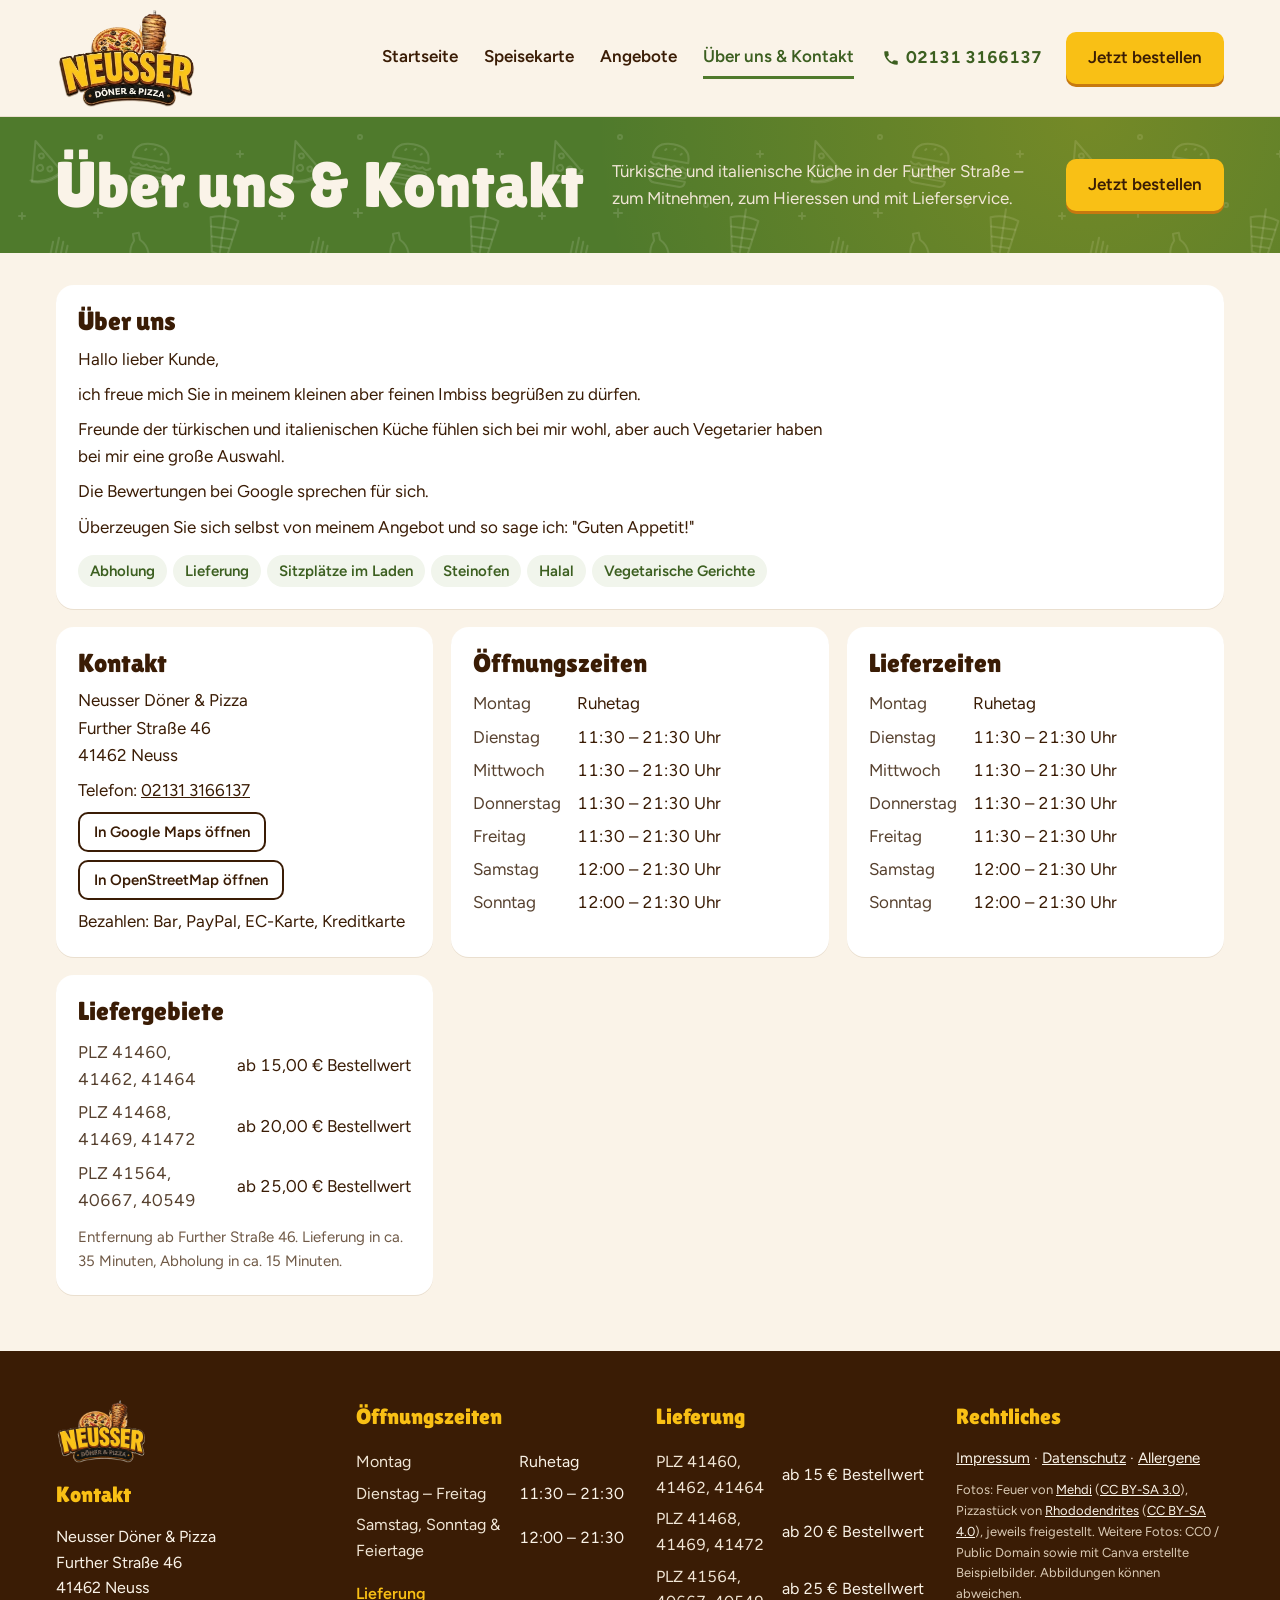
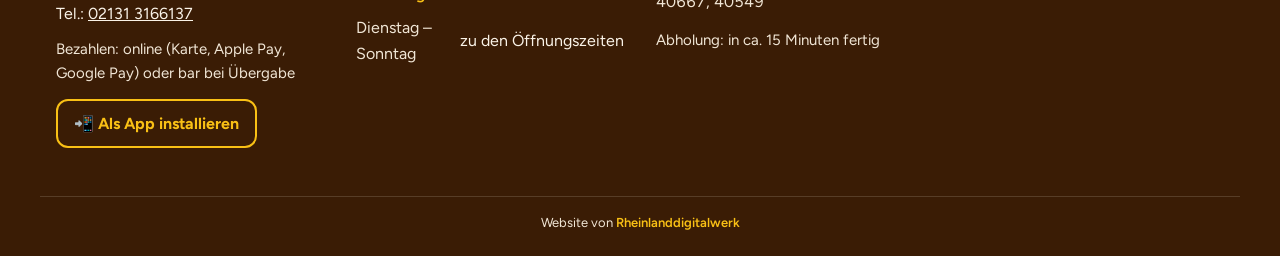
<file: ueber-uns.html>
<!doctype html>
<html lang="de">
<head>
  <meta charset="utf-8">
  <script>
    // Alte Vorschau auf GitHub Pages (ohne Server, Zahlung und Tablet) → immer zur echten Domain
    if (/\.github\.io$/.test(location.hostname)) {
      location.replace('https://neusser-doner-pizza.de' + location.pathname.replace(/^\/pizza-doner-project/, '') + location.search + location.hash);
    }
  </script>
  <meta name="viewport" content="width=device-width, initial-scale=1, viewport-fit=cover">
  <title>Über uns &amp; Kontakt – Neusser Döner &amp; Pizza</title>
  <meta name="description" content="Neusser Döner &amp; Pizza, Further Straße 46 in Neuss: Öffnungszeiten, Lieferzeiten, Liefergebiete und Kontakt.">
  <meta name="google-site-verification" content="K-XM5HmvyBlKVo5prqkd2wCglbx3vRNkHew2Bn2LZMQ">
  <!-- SEO:START – wird von tools/build_pages.py erzeugt -->
  <link rel="canonical" href="https://neusser-doner-pizza.de/ueber-uns.html">
  <meta property="og:type" content="website">
  <meta property="og:locale" content="de_DE">
  <meta property="og:site_name" content="Neusser Döner &amp; Pizza">
  <meta property="og:title" content="Über uns &amp; Kontakt – Neusser Döner &amp; Pizza">
  <meta property="og:description" content="Neusser Döner &amp; Pizza, Further Straße 46 in Neuss: Öffnungszeiten, Lieferzeiten, Liefergebiete und Kontakt.">
  <meta property="og:url" content="https://neusser-doner-pizza.de/ueber-uns.html">
  <meta property="og:image" content="https://neusser-doner-pizza.de/assets/img/og-bild.jpg?v=26aba6c1">
  <meta property="og:image:width" content="1200">
  <meta property="og:image:height" content="630">
  <meta name="twitter:card" content="summary_large_image">
  <!-- SEO:END -->
  <link rel="icon" href="favicon.ico" sizes="48x48">
  <link rel="icon" href="assets/img/icons/favicon-192.png?v=deb5d2a9" type="image/png" sizes="192x192">
  <link rel="manifest" href="manifest.webmanifest">
  <link rel="apple-touch-icon" href="assets/img/icons/app-180.png?v=975c272b">
  <meta name="theme-color" content="#4F7A2C">
  <meta name="apple-mobile-web-app-title" content="Neusser Döner">
  <link rel="preconnect" href="https://fonts.googleapis.com">
  <link rel="preconnect" href="https://fonts.gstatic.com" crossorigin>
  <link rel="stylesheet" href="https://fonts.googleapis.com/css2?family=Figtree:wght@400;500;600;700;800&family=Lilita+One&display=swap">
  <link rel="stylesheet" href="assets/css/style.css?v=9e34dd03">
</head>
<body class="page-info">

  <!-- Logo-Leiste -->
  <header class="topbar">
    <div class="container topbar__inner">
      <a class="brand" href="index.html" aria-label="Neusser Döner &amp; Pizza – Startseite">
        <span class="logo">
          <img class="logo__pizza" src="assets/img/logo/pizza.webp?v=c261a0f4" alt="" width="197" height="101">
          <span class="logo__grill" aria-hidden="true">
            <img class="logo__flammen" src="assets/img/logo/flammen.webp?v=49f8c6a6" alt="" width="112" height="144">
            <span class="logo__spiess"></span>
          </span>
          <img class="logo__basis" src="assets/img/logo/basis.webp?v=0e33e937" alt="Neusser Döner &amp; Pizza" width="560" height="375">
        </span>
      </a>
      <div class="topbar__menu" id="hauptmenue">
        <nav class="nav" aria-label="Hauptmenü">
          <a href="index.html">Startseite</a>
          <a href="speisekarte.html">Speisekarte</a>
          <a href="index.html#angebote-liste">Angebote</a>
          <a href="ueber-uns.html" aria-current="page">Über uns &amp; Kontakt</a>
        </nav>
        <button class="install-btn install-btn--menu" type="button" data-install hidden>📲 App installieren</button>
        <a class="topbar__phone" href="tel:+4921313166137"><svg viewBox="0 0 24 24" width="18" height="18" aria-hidden="true"><path fill="currentColor" d="M6.6 10.8a15.1 15.1 0 0 0 6.6 6.6l2.2-2.2c.3-.3.7-.4 1-.2 1.1.4 2.3.6 3.6.6.6 0 1 .4 1 1V20c0 .6-.4 1-1 1A17 17 0 0 1 3 4c0-.6.4-1 1-1h3.5c.6 0 1 .4 1 1 0 1.3.2 2.5.6 3.6.1.3 0 .7-.2 1l-2.3 2.2z"/></svg>02131 3166137</a>
      </div>
      <a class="btn btn--primary topbar__cta" href="speisekarte.html">Jetzt bestellen</a>
      <button class="menu-toggle" type="button" aria-expanded="false" aria-controls="hauptmenue">
        <span class="menu-toggle__bars" aria-hidden="true"></span>
        <span class="visually-hidden">Menü</span>
      </button>
    </div>
    <script src="assets/js/nav.js?v=800c105c" defer></script>
  </header>
  <nav class="quickbar" aria-label="Schnellzugriff">
    <a class="quickbar__call" href="tel:+4921313166137"><svg viewBox="0 0 24 24" width="20" height="20" aria-hidden="true"><path fill="currentColor" d="M6.6 10.8a15.1 15.1 0 0 0 6.6 6.6l2.2-2.2c.3-.3.7-.4 1-.2 1.1.4 2.3.6 3.6.6.6 0 1 .4 1 1V20c0 .6-.4 1-1 1A17 17 0 0 1 3 4c0-.6.4-1 1-1h3.5c.6 0 1 .4 1 1 0 1.3.2 2.5.6 3.6.1.3 0 .7-.2 1l-2.3 2.2z"/></svg>Anrufen</a>
    <a class="quickbar__order" href="speisekarte.html">Jetzt bestellen</a>
  </nav>


  <dialog class="ios-install app-hinweis" aria-labelledby="app-hinweis-title">
    <form method="dialog">
      <img src="assets/img/icons/app-180.png?v=975c272b" alt="" width="72" height="72">
      <h2 id="app-hinweis-title">App installieren</h2>
      <div class="app-hinweis__text" data-hilfe></div>
      <button class="btn btn--primary" value="ok">Alles klar</button>
    </form>
  </dialog>


  <main>
    <section class="menu-hero">
      <div class="container menu-hero__inner">
        <h1>Über uns &amp; Kontakt</h1>
        <p>Türkische und italienische Küche in der Further Straße – zum Mitnehmen, zum Hieressen und mit Lieferservice.</p>
        <a class="btn btn--primary" href="speisekarte.html">Jetzt bestellen</a>
      </div>
    </section>
    <div class="container info-page">
      <section class="info-card info-card--wide">
        <h2>Über uns</h2>
        <p>Hallo lieber Kunde,</p><p>ich freue mich Sie in meinem kleinen aber feinen Imbiss begrüßen zu dürfen.</p><p>Freunde der türkischen und italienischen Küche fühlen sich bei mir wohl, aber auch Vegetarier haben bei mir eine große Auswahl.</p><p>Die Bewertungen bei Google sprechen für sich.</p><p>Überzeugen Sie sich selbst von meinem Angebot und so sage ich: &quot;Guten Appetit!&quot;</p>
        <ul class="tags"><li>Abholung</li><li>Lieferung</li><li>Sitzplätze im Laden</li><li>Steinofen</li><li>Halal</li><li>Vegetarische Gerichte</li></ul>
      </section>
      <section class="info-card" id="kontakt-daten">
        <h2>Kontakt</h2>
        <address>
          Neusser Döner &amp; Pizza<br>
          Further Straße 46<br>
          41462 Neuss
        </address>
        <p>Telefon: <a href="tel:+4921313166137">02131 3166137</a></p>
        <p class="info-links"><a class="btn btn--small btn--outline" href="https://www.google.com/maps/search/?api=1&query=Neusser+Döner+&amp;+Pizza,+Further+Straße+46,+41462+Neuss" target="_blank" rel="noopener">In Google Maps öffnen</a>
        <a class="btn btn--small btn--outline" href="https://www.openstreetmap.org/?mlat=51.2059367&mlon=6.6791553#map=17/51.2059367/6.6791553" target="_blank" rel="noopener">In OpenStreetMap öffnen</a></p>
        <p>Bezahlen: Bar, PayPal, EC-Karte, Kreditkarte</p>
      </section>
      <section class="info-card">
        <h2>Öffnungszeiten</h2>
        <table class="hours hours--light"><tr><th scope="row">Montag</th><td>Ruhetag</td></tr><tr><th scope="row">Dienstag</th><td>11:30 – 21:30 Uhr</td></tr><tr><th scope="row">Mittwoch</th><td>11:30 – 21:30 Uhr</td></tr><tr><th scope="row">Donnerstag</th><td>11:30 – 21:30 Uhr</td></tr><tr><th scope="row">Freitag</th><td>11:30 – 21:30 Uhr</td></tr><tr><th scope="row">Samstag</th><td>12:00 – 21:30 Uhr</td></tr><tr><th scope="row">Sonntag</th><td>12:00 – 21:30 Uhr</td></tr></table>
      </section>
      <section class="info-card">
        <h2>Lieferzeiten</h2>
        <table class="hours hours--light"><tr><th scope="row">Montag</th><td>Ruhetag</td></tr><tr><th scope="row">Dienstag</th><td>11:30 – 21:30 Uhr</td></tr><tr><th scope="row">Mittwoch</th><td>11:30 – 21:30 Uhr</td></tr><tr><th scope="row">Donnerstag</th><td>11:30 – 21:30 Uhr</td></tr><tr><th scope="row">Freitag</th><td>11:30 – 21:30 Uhr</td></tr><tr><th scope="row">Samstag</th><td>12:00 – 21:30 Uhr</td></tr><tr><th scope="row">Sonntag</th><td>12:00 – 21:30 Uhr</td></tr></table>
      </section>
      <section class="info-card">
        <h2>Liefergebiete</h2>
        <table class="hours hours--light"><tr><th scope="row">PLZ 41460, 41462, 41464</th><td>ab 15,00 € Bestellwert</td></tr><tr><th scope="row">PLZ 41468, 41469, 41472</th><td>ab 20,00 € Bestellwert</td></tr><tr><th scope="row">PLZ 41564, 40667, 40549</th><td>ab 25,00 € Bestellwert</td></tr></table>
        <p class="muted">Entfernung ab Further Straße 46. Lieferung in ca. 35 Minuten, Abholung in ca. 15 Minuten.</p>
      </section>
    </div>
  </main>

  <!-- Kontakt, Öffnungszeiten, Impressum -->
  <footer class="footer" id="kontakt">
    <div class="container footer__inner">
      <div class="footer__col">
        <img class="footer__logo" src="assets/img/logo.webp?v=03ee1678" alt="Neusser Döner &amp; Pizza" width="560" height="375" loading="lazy">
        <h2>Kontakt</h2>
        <address>
          Neusser Döner &amp; Pizza<br>
          Further Straße 46<br>
          41462 Neuss<br>
          Tel.: <a href="tel:+4921313166137">02131 3166137</a>
        </address>
        <p class="footer__pay">Bezahlen: online (Karte, Apple Pay, Google Pay) oder bar bei Übergabe</p>
        <button class="install-btn" type="button" data-install hidden>📲 Als App installieren</button>
      </div>
      <div class="footer__col">
        <h2>Öffnungszeiten</h2>
        <table class="hours">
          <tr><th scope="row">Montag</th><td>Ruhetag</td></tr>
          <tr><th scope="row">Dienstag – Freitag</th><td>11:30 – 21:30</td></tr>
          <tr><th scope="row">Samstag, Sonntag &amp; Feiertage</th><td>12:00 – 21:30</td></tr>
        </table>
        <h3 class="footer__sub">Lieferung</h3>
        <table class="hours">
          <tr><th scope="row">Dienstag – Sonntag</th><td>zu den Öffnungszeiten</td></tr>
        </table>
      </div>
      <div class="footer__col">
        <h2>Lieferung</h2>
        <table class="hours">
          <tr><th scope="row">PLZ 41460, 41462, 41464</th><td>ab 15 € Bestellwert</td></tr>
          <tr><th scope="row">PLZ 41468, 41469, 41472</th><td>ab 20 € Bestellwert</td></tr>
          <tr><th scope="row">PLZ 41564, 40667, 40549</th><td>ab 25 € Bestellwert</td></tr>
        </table>
        <p class="footer__pay">Abholung: in ca. 15 Minuten fertig</p>
      </div>
      <div class="footer__col footer__legal">
        <h2>Rechtliches</h2>
        <p><a href="impressum.html">Impressum</a> · <a href="datenschutz.html">Datenschutz</a> · <a href="speisekarte.html#allergene">Allergene</a></p>
        <p class="footer__credits">Fotos: Feuer von <a href="https://commons.wikimedia.org/wiki/File:Fire-Mehdi-1.JPG">Mehdi</a> (<a href="https://creativecommons.org/licenses/by-sa/3.0/">CC BY-SA 3.0</a>), Pizzastück von <a href="https://commons.wikimedia.org/wiki/File:Paulie_Gee%27s_Slice_Shop_(35386).jpg">Rhododendrites</a> (<a href="https://creativecommons.org/licenses/by-sa/4.0/">CC BY-SA 4.0</a>), jeweils freigestellt. Weitere Fotos: CC0 / Public Domain sowie mit Canva erstellte Beispielbilder. Abbildungen können abweichen.</p>
      </div>
    </div>
    <div class="container footer__dev">
      <p>Website von <a href="https://www.rheinlanddigitalwerk.de/" target="_blank" rel="noopener">Rheinlanddigitalwerk</a></p>
    </div>
  </footer>

</body>
</html>
</file>
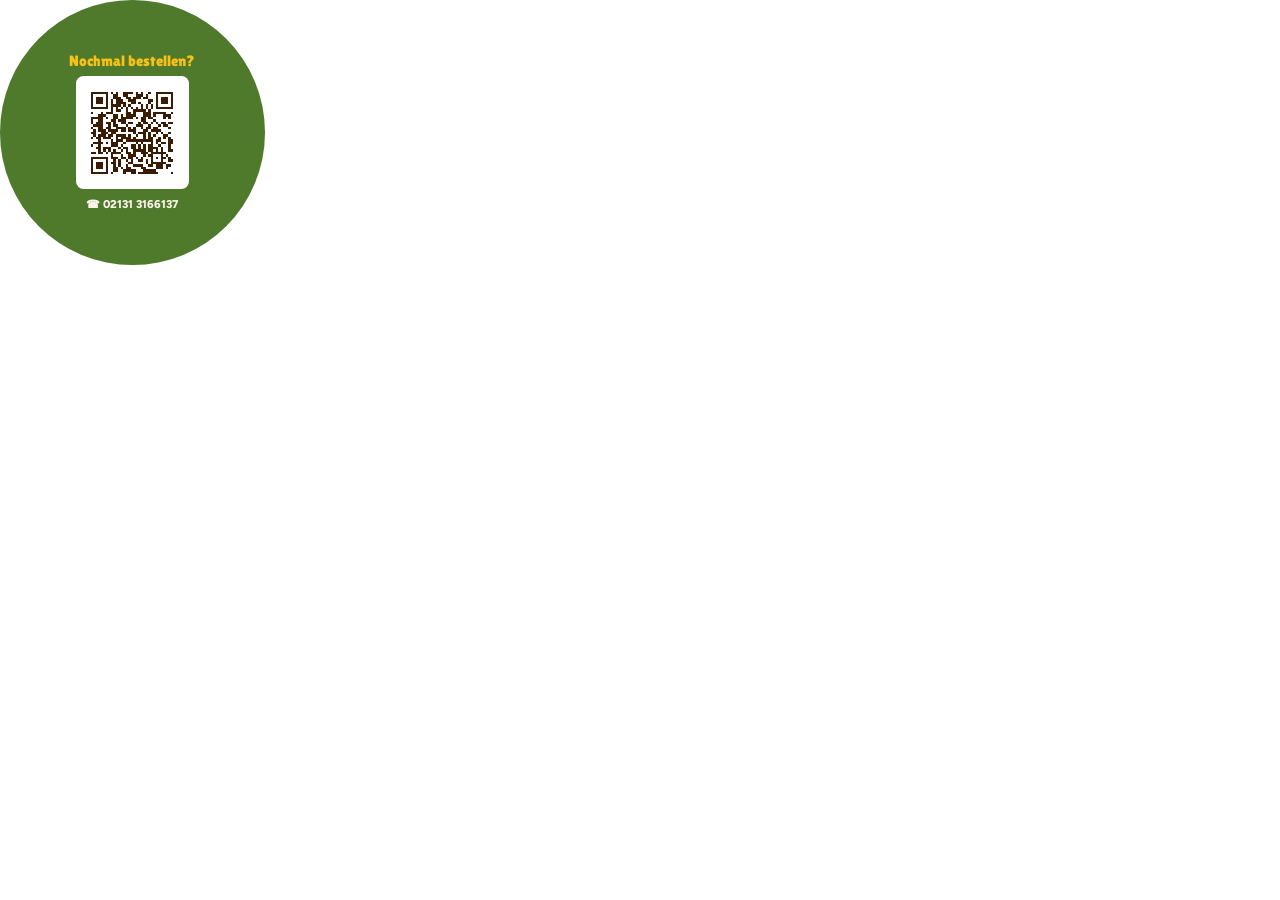
<file: druck/aufkleber-7cm.html>
<!doctype html>
<html lang="de"><head><meta charset="utf-8"><title>Aufkleber 7 cm – Neusser Döner & Pizza</title>
<link rel="stylesheet" href="https://fonts.googleapis.com/css2?family=Figtree:wght@500;600;700;800&family=Lilita+One&display=swap">
<style>
  @page { size: 70mm 70mm; margin: 0; }
  * { box-sizing: border-box; }
  html, body { margin: 0; }
  body { font-family: "Figtree", sans-serif; color: #3A1C05; -webkit-print-color-adjust: exact; print-color-adjust: exact; }
  .seite { position: relative; width: 70mm; height: 70mm; overflow: hidden; page-break-after: always; }
  .seite:last-child { page-break-after: auto; }
  .display { font-family: "Lilita One", sans-serif; font-weight: 400; }
  .qr svg { display: block; width: 100%; height: auto; }
  
  .seite { border-radius: 35mm; background: #4F7A2C; display: flex; flex-direction: column; align-items: center; justify-content: center; color: #FAF3E8; text-align: center; }
  .qr { width: 30mm; padding: 1.5mm; border-radius: 2mm; background: #fff; }
  .t { margin: 0 0 2mm; font-size: 11pt; line-height: 1; color: #F9C015; }
  .tel { margin-top: 2mm; font-size: 8.5pt; font-weight: 800; }

</style></head><body>

<section class="seite">
  <p class="t display">Nochmal bestellen?</p>
  <div class="qr"><svg xmlns="http://www.w3.org/2000/svg" viewBox="0 0 41 41" shape-rendering="crispEdges"><rect width="41" height="41" fill="#fff"/><path fill="#3A1C05" d="M4 4h1v1h-1zM5 4h1v1h-1zM6 4h1v1h-1zM7 4h1v1h-1zM8 4h1v1h-1zM9 4h1v1h-1zM10 4h1v1h-1zM12 4h1v1h-1zM14 4h1v1h-1zM17 4h1v1h-1zM18 4h1v1h-1zM19 4h1v1h-1zM20 4h1v1h-1zM22 4h1v1h-1zM24 4h1v1h-1zM27 4h1v1h-1zM30 4h1v1h-1zM31 4h1v1h-1zM32 4h1v1h-1zM33 4h1v1h-1zM34 4h1v1h-1zM35 4h1v1h-1zM36 4h1v1h-1zM4 5h1v1h-1zM10 5h1v1h-1zM13 5h1v1h-1zM14 5h1v1h-1zM17 5h1v1h-1zM18 5h1v1h-1zM22 5h1v1h-1zM23 5h1v1h-1zM24 5h1v1h-1zM26 5h1v1h-1zM30 5h1v1h-1zM36 5h1v1h-1zM4 6h1v1h-1zM6 6h1v1h-1zM7 6h1v1h-1zM8 6h1v1h-1zM10 6h1v1h-1zM13 6h1v1h-1zM14 6h1v1h-1zM15 6h1v1h-1zM18 6h1v1h-1zM19 6h1v1h-1zM21 6h1v1h-1zM22 6h1v1h-1zM23 6h1v1h-1zM25 6h1v1h-1zM26 6h1v1h-1zM30 6h1v1h-1zM32 6h1v1h-1zM33 6h1v1h-1zM34 6h1v1h-1zM36 6h1v1h-1zM4 7h1v1h-1zM6 7h1v1h-1zM7 7h1v1h-1zM8 7h1v1h-1zM10 7h1v1h-1zM12 7h1v1h-1zM14 7h1v1h-1zM15 7h1v1h-1zM16 7h1v1h-1zM19 7h1v1h-1zM20 7h1v1h-1zM21 7h1v1h-1zM27 7h1v1h-1zM28 7h1v1h-1zM30 7h1v1h-1zM32 7h1v1h-1zM33 7h1v1h-1zM34 7h1v1h-1zM36 7h1v1h-1zM4 8h1v1h-1zM6 8h1v1h-1zM7 8h1v1h-1zM8 8h1v1h-1zM10 8h1v1h-1zM12 8h1v1h-1zM14 8h1v1h-1zM15 8h1v1h-1zM16 8h1v1h-1zM17 8h1v1h-1zM20 8h1v1h-1zM21 8h1v1h-1zM23 8h1v1h-1zM27 8h1v1h-1zM30 8h1v1h-1zM32 8h1v1h-1zM33 8h1v1h-1zM34 8h1v1h-1zM36 8h1v1h-1zM4 9h1v1h-1zM10 9h1v1h-1zM12 9h1v1h-1zM13 9h1v1h-1zM14 9h1v1h-1zM15 9h1v1h-1zM17 9h1v1h-1zM19 9h1v1h-1zM24 9h1v1h-1zM26 9h1v1h-1zM28 9h1v1h-1zM30 9h1v1h-1zM36 9h1v1h-1zM4 10h1v1h-1zM5 10h1v1h-1zM6 10h1v1h-1zM7 10h1v1h-1zM8 10h1v1h-1zM9 10h1v1h-1zM10 10h1v1h-1zM12 10h1v1h-1zM14 10h1v1h-1zM16 10h1v1h-1zM18 10h1v1h-1zM20 10h1v1h-1zM22 10h1v1h-1zM24 10h1v1h-1zM26 10h1v1h-1zM28 10h1v1h-1zM30 10h1v1h-1zM31 10h1v1h-1zM32 10h1v1h-1zM33 10h1v1h-1zM34 10h1v1h-1zM35 10h1v1h-1zM36 10h1v1h-1zM12 11h1v1h-1zM14 11h1v1h-1zM15 11h1v1h-1zM18 11h1v1h-1zM21 11h1v1h-1zM22 11h1v1h-1zM23 11h1v1h-1zM24 11h1v1h-1zM25 11h1v1h-1zM27 11h1v1h-1zM4 12h1v1h-1zM8 12h1v1h-1zM10 12h1v1h-1zM11 12h1v1h-1zM12 12h1v1h-1zM18 12h1v1h-1zM19 12h1v1h-1zM21 12h1v1h-1zM25 12h1v1h-1zM26 12h1v1h-1zM27 12h1v1h-1zM29 12h1v1h-1zM30 12h1v1h-1zM31 12h1v1h-1zM32 12h1v1h-1zM33 12h1v1h-1zM36 12h1v1h-1zM7 13h1v1h-1zM8 13h1v1h-1zM9 13h1v1h-1zM13 13h1v1h-1zM14 13h1v1h-1zM16 13h1v1h-1zM18 13h1v1h-1zM19 13h1v1h-1zM20 13h1v1h-1zM21 13h1v1h-1zM25 13h1v1h-1zM26 13h1v1h-1zM27 13h1v1h-1zM29 13h1v1h-1zM33 13h1v1h-1zM34 13h1v1h-1zM35 13h1v1h-1zM4 14h1v1h-1zM5 14h1v1h-1zM6 14h1v1h-1zM7 14h1v1h-1zM8 14h1v1h-1zM10 14h1v1h-1zM13 14h1v1h-1zM14 14h1v1h-1zM16 14h1v1h-1zM17 14h1v1h-1zM18 14h1v1h-1zM19 14h1v1h-1zM20 14h1v1h-1zM22 14h1v1h-1zM24 14h1v1h-1zM25 14h1v1h-1zM27 14h1v1h-1zM28 14h1v1h-1zM33 14h1v1h-1zM35 14h1v1h-1zM4 15h1v1h-1zM7 15h1v1h-1zM8 15h1v1h-1zM12 15h1v1h-1zM13 15h1v1h-1zM15 15h1v1h-1zM16 15h1v1h-1zM17 15h1v1h-1zM24 15h1v1h-1zM25 15h1v1h-1zM29 15h1v1h-1zM4 16h1v1h-1zM6 16h1v1h-1zM7 16h1v1h-1zM8 16h1v1h-1zM10 16h1v1h-1zM11 16h1v1h-1zM13 16h1v1h-1zM16 16h1v1h-1zM17 16h1v1h-1zM19 16h1v1h-1zM20 16h1v1h-1zM23 16h1v1h-1zM25 16h1v1h-1zM26 16h1v1h-1zM28 16h1v1h-1zM30 16h1v1h-1zM32 16h1v1h-1zM33 16h1v1h-1zM35 16h1v1h-1zM36 16h1v1h-1zM5 17h1v1h-1zM6 17h1v1h-1zM7 17h1v1h-1zM8 17h1v1h-1zM11 17h1v1h-1zM13 17h1v1h-1zM14 17h1v1h-1zM18 17h1v1h-1zM22 17h1v1h-1zM23 17h1v1h-1zM24 17h1v1h-1zM27 17h1v1h-1zM31 17h1v1h-1zM33 17h1v1h-1zM34 17h1v1h-1zM4 18h1v1h-1zM7 18h1v1h-1zM8 18h1v1h-1zM10 18h1v1h-1zM11 18h1v1h-1zM14 18h1v1h-1zM15 18h1v1h-1zM16 18h1v1h-1zM17 18h1v1h-1zM19 18h1v1h-1zM21 18h1v1h-1zM24 18h1v1h-1zM26 18h1v1h-1zM27 18h1v1h-1zM29 18h1v1h-1zM30 18h1v1h-1zM35 18h1v1h-1zM5 19h1v1h-1zM7 19h1v1h-1zM8 19h1v1h-1zM9 19h1v1h-1zM11 19h1v1h-1zM12 19h1v1h-1zM13 19h1v1h-1zM14 19h1v1h-1zM16 19h1v1h-1zM17 19h1v1h-1zM19 19h1v1h-1zM20 19h1v1h-1zM21 19h1v1h-1zM25 19h1v1h-1zM26 19h1v1h-1zM28 19h1v1h-1zM29 19h1v1h-1zM30 19h1v1h-1zM31 19h1v1h-1zM4 20h1v1h-1zM5 20h1v1h-1zM8 20h1v1h-1zM9 20h1v1h-1zM10 20h1v1h-1zM12 20h1v1h-1zM13 20h1v1h-1zM21 20h1v1h-1zM23 20h1v1h-1zM24 20h1v1h-1zM25 20h1v1h-1zM27 20h1v1h-1zM30 20h1v1h-1zM32 20h1v1h-1zM35 20h1v1h-1zM5 21h1v1h-1zM7 21h1v1h-1zM8 21h1v1h-1zM9 21h1v1h-1zM11 21h1v1h-1zM12 21h1v1h-1zM14 21h1v1h-1zM15 21h1v1h-1zM16 21h1v1h-1zM17 21h1v1h-1zM19 21h1v1h-1zM22 21h1v1h-1zM25 21h1v1h-1zM27 21h1v1h-1zM29 21h1v1h-1zM33 21h1v1h-1zM34 21h1v1h-1zM4 22h1v1h-1zM6 22h1v1h-1zM7 22h1v1h-1zM9 22h1v1h-1zM10 22h1v1h-1zM11 22h1v1h-1zM14 22h1v1h-1zM16 22h1v1h-1zM17 22h1v1h-1zM18 22h1v1h-1zM19 22h1v1h-1zM21 22h1v1h-1zM25 22h1v1h-1zM27 22h1v1h-1zM28 22h1v1h-1zM31 22h1v1h-1zM33 22h1v1h-1zM35 22h1v1h-1zM7 23h1v1h-1zM12 23h1v1h-1zM14 23h1v1h-1zM15 23h1v1h-1zM16 23h1v1h-1zM18 23h1v1h-1zM19 23h1v1h-1zM20 23h1v1h-1zM21 23h1v1h-1zM22 23h1v1h-1zM23 23h1v1h-1zM24 23h1v1h-1zM25 23h1v1h-1zM26 23h1v1h-1zM27 23h1v1h-1zM28 23h1v1h-1zM30 23h1v1h-1zM31 23h1v1h-1zM35 23h1v1h-1zM36 23h1v1h-1zM5 24h1v1h-1zM6 24h1v1h-1zM7 24h1v1h-1zM8 24h1v1h-1zM10 24h1v1h-1zM12 24h1v1h-1zM13 24h1v1h-1zM14 24h1v1h-1zM17 24h1v1h-1zM22 24h1v1h-1zM24 24h1v1h-1zM28 24h1v1h-1zM30 24h1v1h-1zM32 24h1v1h-1zM33 24h1v1h-1zM35 24h1v1h-1zM36 24h1v1h-1zM4 25h1v1h-1zM7 25h1v1h-1zM12 25h1v1h-1zM13 25h1v1h-1zM14 25h1v1h-1zM16 25h1v1h-1zM20 25h1v1h-1zM21 25h1v1h-1zM23 25h1v1h-1zM25 25h1v1h-1zM27 25h1v1h-1zM28 25h1v1h-1zM31 25h1v1h-1zM35 25h1v1h-1zM6 26h1v1h-1zM7 26h1v1h-1zM9 26h1v1h-1zM10 26h1v1h-1zM11 26h1v1h-1zM15 26h1v1h-1zM17 26h1v1h-1zM18 26h1v1h-1zM20 26h1v1h-1zM21 26h1v1h-1zM23 26h1v1h-1zM25 26h1v1h-1zM27 26h1v1h-1zM28 26h1v1h-1zM29 26h1v1h-1zM30 26h1v1h-1zM32 26h1v1h-1zM35 26h1v1h-1zM7 27h1v1h-1zM9 27h1v1h-1zM11 27h1v1h-1zM13 27h1v1h-1zM16 27h1v1h-1zM18 27h1v1h-1zM21 27h1v1h-1zM22 27h1v1h-1zM23 27h1v1h-1zM24 27h1v1h-1zM25 27h1v1h-1zM27 27h1v1h-1zM28 27h1v1h-1zM30 27h1v1h-1zM32 27h1v1h-1zM35 27h1v1h-1zM36 27h1v1h-1zM4 28h1v1h-1zM5 28h1v1h-1zM7 28h1v1h-1zM8 28h1v1h-1zM10 28h1v1h-1zM12 28h1v1h-1zM13 28h1v1h-1zM14 28h1v1h-1zM15 28h1v1h-1zM18 28h1v1h-1zM19 28h1v1h-1zM21 28h1v1h-1zM24 28h1v1h-1zM25 28h1v1h-1zM26 28h1v1h-1zM28 28h1v1h-1zM29 28h1v1h-1zM30 28h1v1h-1zM31 28h1v1h-1zM32 28h1v1h-1zM33 28h1v1h-1zM12 29h1v1h-1zM16 29h1v1h-1zM19 29h1v1h-1zM20 29h1v1h-1zM21 29h1v1h-1zM25 29h1v1h-1zM27 29h1v1h-1zM28 29h1v1h-1zM32 29h1v1h-1zM34 29h1v1h-1zM4 30h1v1h-1zM5 30h1v1h-1zM6 30h1v1h-1zM7 30h1v1h-1zM8 30h1v1h-1zM9 30h1v1h-1zM10 30h1v1h-1zM12 30h1v1h-1zM13 30h1v1h-1zM14 30h1v1h-1zM16 30h1v1h-1zM17 30h1v1h-1zM19 30h1v1h-1zM20 30h1v1h-1zM22 30h1v1h-1zM24 30h1v1h-1zM28 30h1v1h-1zM30 30h1v1h-1zM32 30h1v1h-1zM33 30h1v1h-1zM35 30h1v1h-1zM4 31h1v1h-1zM10 31h1v1h-1zM13 31h1v1h-1zM15 31h1v1h-1zM18 31h1v1h-1zM20 31h1v1h-1zM23 31h1v1h-1zM24 31h1v1h-1zM26 31h1v1h-1zM28 31h1v1h-1zM32 31h1v1h-1zM35 31h1v1h-1zM36 31h1v1h-1zM4 32h1v1h-1zM6 32h1v1h-1zM7 32h1v1h-1zM8 32h1v1h-1zM10 32h1v1h-1zM12 32h1v1h-1zM13 32h1v1h-1zM15 32h1v1h-1zM19 32h1v1h-1zM20 32h1v1h-1zM26 32h1v1h-1zM28 32h1v1h-1zM29 32h1v1h-1zM30 32h1v1h-1zM31 32h1v1h-1zM32 32h1v1h-1zM33 32h1v1h-1zM4 33h1v1h-1zM6 33h1v1h-1zM7 33h1v1h-1zM8 33h1v1h-1zM10 33h1v1h-1zM13 33h1v1h-1zM15 33h1v1h-1zM18 33h1v1h-1zM21 33h1v1h-1zM22 33h1v1h-1zM23 33h1v1h-1zM24 33h1v1h-1zM27 33h1v1h-1zM28 33h1v1h-1zM30 33h1v1h-1zM31 33h1v1h-1zM32 33h1v1h-1zM34 33h1v1h-1zM35 33h1v1h-1zM4 34h1v1h-1zM6 34h1v1h-1zM7 34h1v1h-1zM8 34h1v1h-1zM10 34h1v1h-1zM13 34h1v1h-1zM14 34h1v1h-1zM16 34h1v1h-1zM18 34h1v1h-1zM19 34h1v1h-1zM24 34h1v1h-1zM25 34h1v1h-1zM30 34h1v1h-1zM31 34h1v1h-1zM32 34h1v1h-1zM34 34h1v1h-1zM4 35h1v1h-1zM10 35h1v1h-1zM13 35h1v1h-1zM14 35h1v1h-1zM17 35h1v1h-1zM18 35h1v1h-1zM19 35h1v1h-1zM20 35h1v1h-1zM21 35h1v1h-1zM25 35h1v1h-1zM26 35h1v1h-1zM27 35h1v1h-1zM28 35h1v1h-1zM29 35h1v1h-1zM4 36h1v1h-1zM5 36h1v1h-1zM6 36h1v1h-1zM7 36h1v1h-1zM8 36h1v1h-1zM9 36h1v1h-1zM10 36h1v1h-1zM12 36h1v1h-1zM17 36h1v1h-1zM20 36h1v1h-1zM21 36h1v1h-1zM23 36h1v1h-1zM24 36h1v1h-1zM25 36h1v1h-1zM26 36h1v1h-1zM27 36h1v1h-1zM28 36h1v1h-1zM29 36h1v1h-1zM30 36h1v1h-1zM36 36h1v1h-1z"/></svg></div>
  <span class="tel">☎ 02131 3166137</span>
</section>
</body></html>
</file>
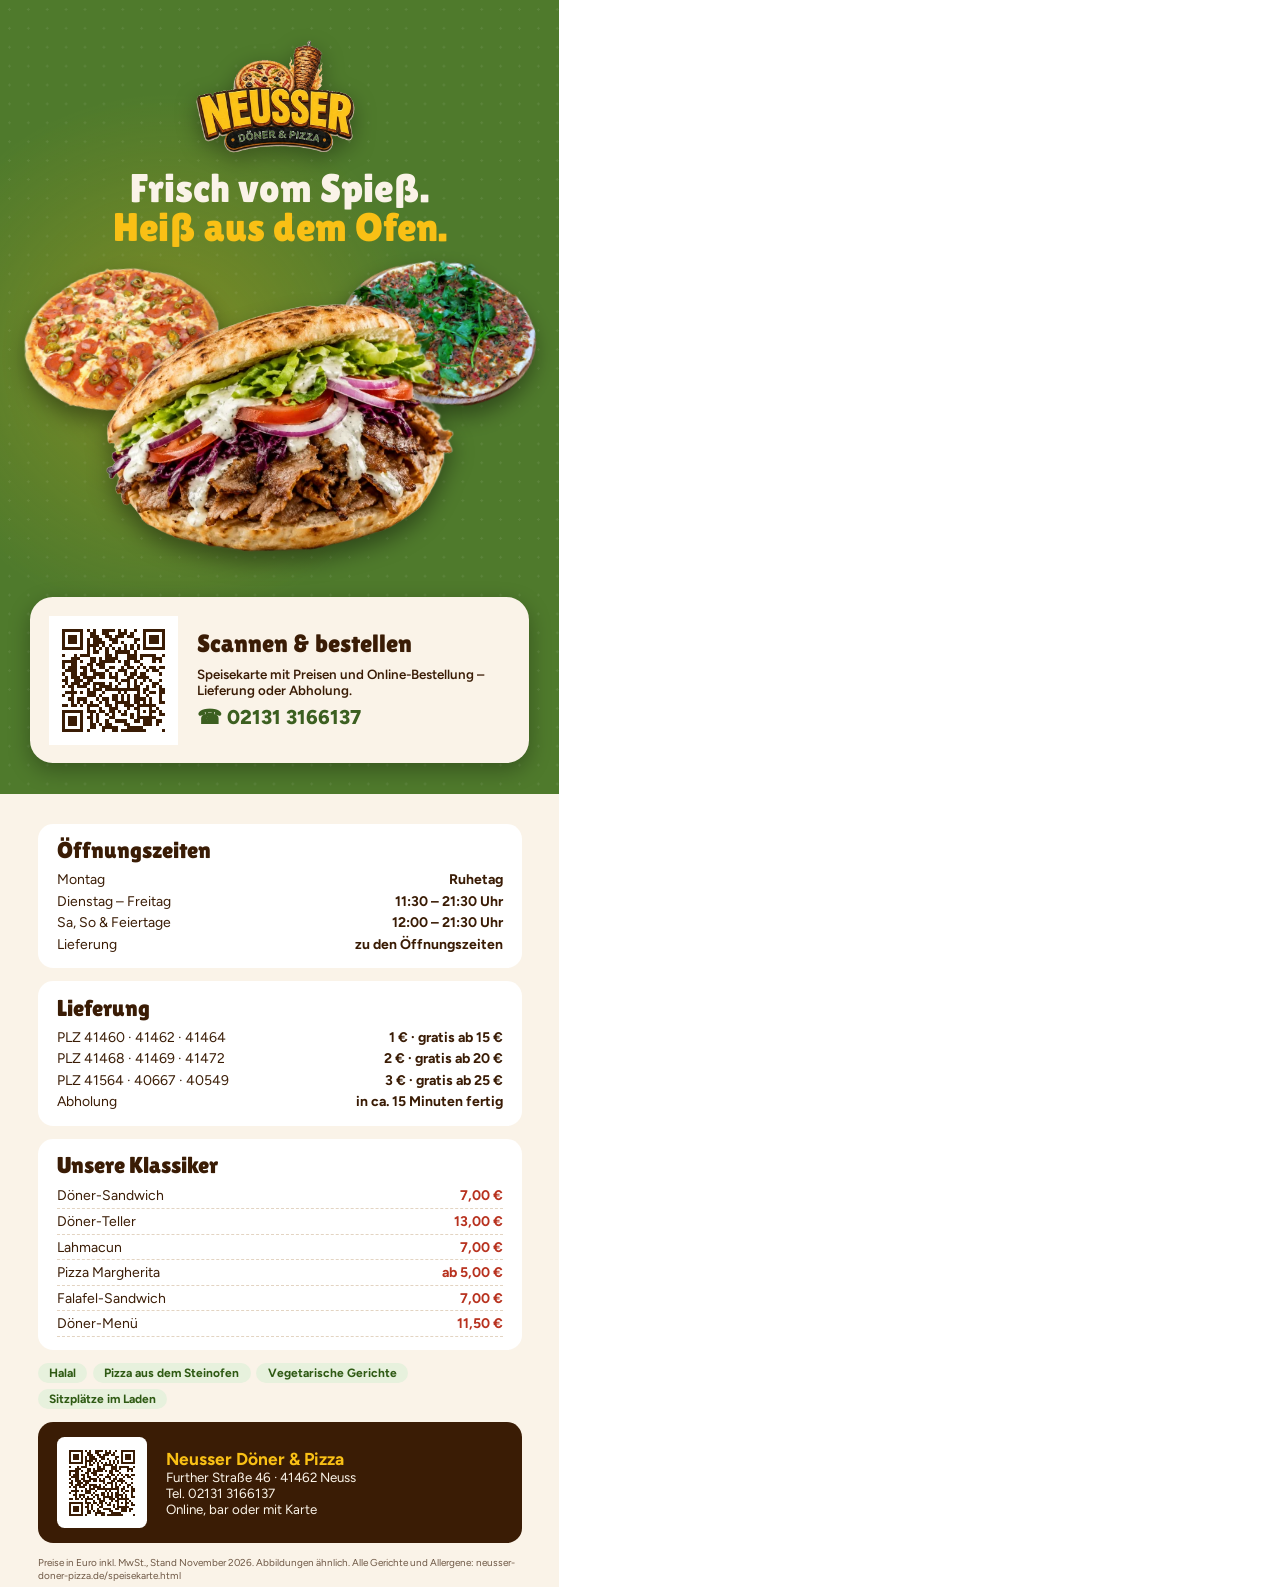
<file: druck/flyer-a5.html>
<!doctype html>
<html lang="de"><head><meta charset="utf-8"><title>Flyer A5 – Neusser Döner & Pizza</title>
<link rel="stylesheet" href="https://fonts.googleapis.com/css2?family=Figtree:wght@500;600;700;800&family=Lilita+One&display=swap">
<style>
  @page { size: 148mm 210mm; margin: 0; }
  * { box-sizing: border-box; }
  html, body { margin: 0; }
  body { font-family: "Figtree", sans-serif; color: #3A1C05; -webkit-print-color-adjust: exact; print-color-adjust: exact; }
  .seite { position: relative; width: 148mm; height: 210mm; overflow: hidden; page-break-after: always; }
  .seite:last-child { page-break-after: auto; }
  .display { font-family: "Lilita One", sans-serif; font-weight: 400; }
  .qr svg { display: block; width: 100%; height: auto; }
  
  .vorne { background: radial-gradient(circle at 30% 45%, rgba(249,192,21,.28), transparent 45%), #4F7A2C; color: #FAF3E8; padding: 10mm 10mm 0; }
  .vorne::before { content: ""; position: absolute; inset: 0; background: radial-gradient(rgba(255,255,255,.08) 1px, transparent 1.4px) 0 0 / 5mm 5mm; }
  .vorne > * { position: relative; }
  .logo { width: 46mm; margin: 0 auto; display: block; filter: drop-shadow(0 2mm 3mm rgba(0,0,0,.35)); }
  .titel { margin: 4mm 0 0; text-align: center; font-size: 30pt; line-height: .98; }
  .titel span { color: #F9C015; }
  .gerichte { position: relative; height: 84mm; margin-top: 3mm; }
  .gerichte img { position: absolute; filter: drop-shadow(0 3mm 3mm rgba(0,0,0,.4)); }
  .g1 { width: 92mm; left: 18mm; top: 12mm; z-index: 2; }
  .g2 { width: 52mm; left: -4mm; top: 2mm; transform: rotate(-8deg); }
  .g3 { width: 52mm; right: -4mm; top: 0; transform: rotate(8deg); }
  .karte { position: absolute; left: 8mm; right: 8mm; bottom: 8mm; display: flex; gap: 5mm; align-items: center; padding: 5mm; border-radius: 6mm; background: #FAF3E8; color: #3A1C05; box-shadow: 0 2mm 6mm rgba(0,0,0,.3); }
  .karte .qr { flex: none; width: 34mm; }
  .karte h2 { margin: 0; font-size: 19pt; line-height: 1.05; }
  .karte p { margin: 2mm 0 0; font-size: 10pt; font-weight: 600; }
  .karte .tel { display: block; margin-top: 2mm; font-size: 15pt; font-weight: 800; color: #3C5F20; }
  .hinten { background: #FAF3E8; padding: 8mm 10mm 7mm; display: flex; flex-direction: column; gap: 3.5mm; }
  .hinten h2 { margin: 0 0 1.5mm; font-size: 17pt; }
  .box { padding: 3.5mm 5mm; border-radius: 4mm; background: #fff; }
  table { width: 100%; border-collapse: collapse; font-size: 10.5pt; }
  td { padding: .6mm 0; } td:last-child { text-align: right; font-weight: 700; }
  .liste { margin: 0; padding: 0; list-style: none; font-size: 10.5pt; }
  .liste li { display: flex; justify-content: space-between; padding: 1mm 0; border-bottom: .3mm dashed #E3D4C2; }
  .liste b { color: #B8321F; }
  .tags { display: flex; flex-wrap: wrap; gap: 1.5mm; margin: 0; padding: 0; list-style: none; }
  .tags li { padding: .8mm 3mm; border-radius: 10mm; background: #E7F1DD; color: #2F5A14; font-weight: 700; font-size: 9pt; }
  .unten { margin-top: auto; display: flex; gap: 5mm; align-items: center; padding: 4mm 5mm; border-radius: 4mm; background: #3A1C05; color: #FAF3E8; }
  .unten .qr { flex: none; width: 24mm; padding: 1.2mm; background: #fff; border-radius: 2mm; }
  .unten b { color: #F9C015; font-size: 13pt; }
  .unten p { margin: 0; font-size: 10pt; }
  .klein { font-size: 7.5pt; color: #6F5946; margin: 0; }

</style></head><body>

<section class="seite vorne">
  <img class="logo" src="../assets/img/logo.webp" alt="">
  <h1 class="titel display">Frisch vom Spieß.<br><span>Heiß aus dem Ofen.</span></h1>
  <div class="gerichte">
    <img class="g2" src="../assets/img/dishes/pizza.webp" alt="">
    <img class="g3" src="../assets/img/dishes/lahmacun.webp" alt="">
    <img class="g1" src="../assets/img/dishes/doener.webp" alt="">
  </div>
  <div class="karte">
    <div class="qr"><svg xmlns="http://www.w3.org/2000/svg" viewBox="0 0 41 41" shape-rendering="crispEdges"><rect width="41" height="41" fill="#fff"/><path fill="#3A1C05" d="M4 4h1v1h-1zM5 4h1v1h-1zM6 4h1v1h-1zM7 4h1v1h-1zM8 4h1v1h-1zM9 4h1v1h-1zM10 4h1v1h-1zM12 4h1v1h-1zM14 4h1v1h-1zM17 4h1v1h-1zM18 4h1v1h-1zM19 4h1v1h-1zM20 4h1v1h-1zM22 4h1v1h-1zM24 4h1v1h-1zM27 4h1v1h-1zM30 4h1v1h-1zM31 4h1v1h-1zM32 4h1v1h-1zM33 4h1v1h-1zM34 4h1v1h-1zM35 4h1v1h-1zM36 4h1v1h-1zM4 5h1v1h-1zM10 5h1v1h-1zM13 5h1v1h-1zM14 5h1v1h-1zM17 5h1v1h-1zM18 5h1v1h-1zM22 5h1v1h-1zM23 5h1v1h-1zM24 5h1v1h-1zM26 5h1v1h-1zM30 5h1v1h-1zM36 5h1v1h-1zM4 6h1v1h-1zM6 6h1v1h-1zM7 6h1v1h-1zM8 6h1v1h-1zM10 6h1v1h-1zM13 6h1v1h-1zM14 6h1v1h-1zM15 6h1v1h-1zM18 6h1v1h-1zM19 6h1v1h-1zM21 6h1v1h-1zM22 6h1v1h-1zM23 6h1v1h-1zM25 6h1v1h-1zM26 6h1v1h-1zM30 6h1v1h-1zM32 6h1v1h-1zM33 6h1v1h-1zM34 6h1v1h-1zM36 6h1v1h-1zM4 7h1v1h-1zM6 7h1v1h-1zM7 7h1v1h-1zM8 7h1v1h-1zM10 7h1v1h-1zM12 7h1v1h-1zM14 7h1v1h-1zM15 7h1v1h-1zM16 7h1v1h-1zM19 7h1v1h-1zM20 7h1v1h-1zM21 7h1v1h-1zM27 7h1v1h-1zM28 7h1v1h-1zM30 7h1v1h-1zM32 7h1v1h-1zM33 7h1v1h-1zM34 7h1v1h-1zM36 7h1v1h-1zM4 8h1v1h-1zM6 8h1v1h-1zM7 8h1v1h-1zM8 8h1v1h-1zM10 8h1v1h-1zM12 8h1v1h-1zM14 8h1v1h-1zM15 8h1v1h-1zM16 8h1v1h-1zM17 8h1v1h-1zM20 8h1v1h-1zM21 8h1v1h-1zM23 8h1v1h-1zM27 8h1v1h-1zM30 8h1v1h-1zM32 8h1v1h-1zM33 8h1v1h-1zM34 8h1v1h-1zM36 8h1v1h-1zM4 9h1v1h-1zM10 9h1v1h-1zM12 9h1v1h-1zM13 9h1v1h-1zM14 9h1v1h-1zM15 9h1v1h-1zM17 9h1v1h-1zM19 9h1v1h-1zM24 9h1v1h-1zM26 9h1v1h-1zM28 9h1v1h-1zM30 9h1v1h-1zM36 9h1v1h-1zM4 10h1v1h-1zM5 10h1v1h-1zM6 10h1v1h-1zM7 10h1v1h-1zM8 10h1v1h-1zM9 10h1v1h-1zM10 10h1v1h-1zM12 10h1v1h-1zM14 10h1v1h-1zM16 10h1v1h-1zM18 10h1v1h-1zM20 10h1v1h-1zM22 10h1v1h-1zM24 10h1v1h-1zM26 10h1v1h-1zM28 10h1v1h-1zM30 10h1v1h-1zM31 10h1v1h-1zM32 10h1v1h-1zM33 10h1v1h-1zM34 10h1v1h-1zM35 10h1v1h-1zM36 10h1v1h-1zM12 11h1v1h-1zM14 11h1v1h-1zM15 11h1v1h-1zM18 11h1v1h-1zM21 11h1v1h-1zM22 11h1v1h-1zM23 11h1v1h-1zM24 11h1v1h-1zM25 11h1v1h-1zM27 11h1v1h-1zM4 12h1v1h-1zM8 12h1v1h-1zM10 12h1v1h-1zM11 12h1v1h-1zM12 12h1v1h-1zM18 12h1v1h-1zM19 12h1v1h-1zM21 12h1v1h-1zM25 12h1v1h-1zM26 12h1v1h-1zM27 12h1v1h-1zM29 12h1v1h-1zM30 12h1v1h-1zM31 12h1v1h-1zM32 12h1v1h-1zM33 12h1v1h-1zM36 12h1v1h-1zM7 13h1v1h-1zM8 13h1v1h-1zM9 13h1v1h-1zM13 13h1v1h-1zM14 13h1v1h-1zM16 13h1v1h-1zM18 13h1v1h-1zM19 13h1v1h-1zM20 13h1v1h-1zM21 13h1v1h-1zM25 13h1v1h-1zM26 13h1v1h-1zM27 13h1v1h-1zM29 13h1v1h-1zM33 13h1v1h-1zM34 13h1v1h-1zM35 13h1v1h-1zM4 14h1v1h-1zM5 14h1v1h-1zM6 14h1v1h-1zM7 14h1v1h-1zM8 14h1v1h-1zM10 14h1v1h-1zM13 14h1v1h-1zM14 14h1v1h-1zM16 14h1v1h-1zM17 14h1v1h-1zM18 14h1v1h-1zM19 14h1v1h-1zM20 14h1v1h-1zM22 14h1v1h-1zM24 14h1v1h-1zM25 14h1v1h-1zM27 14h1v1h-1zM28 14h1v1h-1zM33 14h1v1h-1zM35 14h1v1h-1zM4 15h1v1h-1zM7 15h1v1h-1zM8 15h1v1h-1zM12 15h1v1h-1zM13 15h1v1h-1zM15 15h1v1h-1zM16 15h1v1h-1zM17 15h1v1h-1zM24 15h1v1h-1zM25 15h1v1h-1zM29 15h1v1h-1zM4 16h1v1h-1zM6 16h1v1h-1zM7 16h1v1h-1zM8 16h1v1h-1zM10 16h1v1h-1zM11 16h1v1h-1zM13 16h1v1h-1zM16 16h1v1h-1zM17 16h1v1h-1zM19 16h1v1h-1zM20 16h1v1h-1zM23 16h1v1h-1zM25 16h1v1h-1zM26 16h1v1h-1zM28 16h1v1h-1zM30 16h1v1h-1zM32 16h1v1h-1zM33 16h1v1h-1zM35 16h1v1h-1zM36 16h1v1h-1zM5 17h1v1h-1zM6 17h1v1h-1zM7 17h1v1h-1zM8 17h1v1h-1zM11 17h1v1h-1zM13 17h1v1h-1zM14 17h1v1h-1zM18 17h1v1h-1zM22 17h1v1h-1zM23 17h1v1h-1zM24 17h1v1h-1zM27 17h1v1h-1zM31 17h1v1h-1zM33 17h1v1h-1zM34 17h1v1h-1zM4 18h1v1h-1zM7 18h1v1h-1zM8 18h1v1h-1zM10 18h1v1h-1zM11 18h1v1h-1zM14 18h1v1h-1zM15 18h1v1h-1zM16 18h1v1h-1zM17 18h1v1h-1zM19 18h1v1h-1zM21 18h1v1h-1zM24 18h1v1h-1zM26 18h1v1h-1zM27 18h1v1h-1zM29 18h1v1h-1zM30 18h1v1h-1zM35 18h1v1h-1zM5 19h1v1h-1zM7 19h1v1h-1zM8 19h1v1h-1zM9 19h1v1h-1zM11 19h1v1h-1zM12 19h1v1h-1zM13 19h1v1h-1zM14 19h1v1h-1zM16 19h1v1h-1zM17 19h1v1h-1zM19 19h1v1h-1zM20 19h1v1h-1zM21 19h1v1h-1zM25 19h1v1h-1zM26 19h1v1h-1zM28 19h1v1h-1zM29 19h1v1h-1zM30 19h1v1h-1zM31 19h1v1h-1zM4 20h1v1h-1zM5 20h1v1h-1zM8 20h1v1h-1zM9 20h1v1h-1zM10 20h1v1h-1zM12 20h1v1h-1zM13 20h1v1h-1zM21 20h1v1h-1zM23 20h1v1h-1zM24 20h1v1h-1zM25 20h1v1h-1zM27 20h1v1h-1zM30 20h1v1h-1zM32 20h1v1h-1zM35 20h1v1h-1zM5 21h1v1h-1zM7 21h1v1h-1zM8 21h1v1h-1zM9 21h1v1h-1zM11 21h1v1h-1zM12 21h1v1h-1zM14 21h1v1h-1zM15 21h1v1h-1zM16 21h1v1h-1zM17 21h1v1h-1zM19 21h1v1h-1zM22 21h1v1h-1zM25 21h1v1h-1zM27 21h1v1h-1zM29 21h1v1h-1zM33 21h1v1h-1zM34 21h1v1h-1zM4 22h1v1h-1zM6 22h1v1h-1zM7 22h1v1h-1zM9 22h1v1h-1zM10 22h1v1h-1zM11 22h1v1h-1zM14 22h1v1h-1zM16 22h1v1h-1zM17 22h1v1h-1zM18 22h1v1h-1zM19 22h1v1h-1zM21 22h1v1h-1zM25 22h1v1h-1zM27 22h1v1h-1zM28 22h1v1h-1zM31 22h1v1h-1zM33 22h1v1h-1zM35 22h1v1h-1zM7 23h1v1h-1zM12 23h1v1h-1zM14 23h1v1h-1zM15 23h1v1h-1zM16 23h1v1h-1zM18 23h1v1h-1zM19 23h1v1h-1zM20 23h1v1h-1zM21 23h1v1h-1zM22 23h1v1h-1zM23 23h1v1h-1zM24 23h1v1h-1zM25 23h1v1h-1zM26 23h1v1h-1zM27 23h1v1h-1zM28 23h1v1h-1zM30 23h1v1h-1zM31 23h1v1h-1zM35 23h1v1h-1zM36 23h1v1h-1zM5 24h1v1h-1zM6 24h1v1h-1zM7 24h1v1h-1zM8 24h1v1h-1zM10 24h1v1h-1zM12 24h1v1h-1zM13 24h1v1h-1zM14 24h1v1h-1zM17 24h1v1h-1zM22 24h1v1h-1zM24 24h1v1h-1zM28 24h1v1h-1zM30 24h1v1h-1zM32 24h1v1h-1zM33 24h1v1h-1zM35 24h1v1h-1zM36 24h1v1h-1zM4 25h1v1h-1zM7 25h1v1h-1zM12 25h1v1h-1zM13 25h1v1h-1zM14 25h1v1h-1zM16 25h1v1h-1zM20 25h1v1h-1zM21 25h1v1h-1zM23 25h1v1h-1zM25 25h1v1h-1zM27 25h1v1h-1zM28 25h1v1h-1zM31 25h1v1h-1zM35 25h1v1h-1zM6 26h1v1h-1zM7 26h1v1h-1zM9 26h1v1h-1zM10 26h1v1h-1zM11 26h1v1h-1zM15 26h1v1h-1zM17 26h1v1h-1zM18 26h1v1h-1zM20 26h1v1h-1zM21 26h1v1h-1zM23 26h1v1h-1zM25 26h1v1h-1zM27 26h1v1h-1zM28 26h1v1h-1zM29 26h1v1h-1zM30 26h1v1h-1zM32 26h1v1h-1zM35 26h1v1h-1zM7 27h1v1h-1zM9 27h1v1h-1zM11 27h1v1h-1zM13 27h1v1h-1zM16 27h1v1h-1zM18 27h1v1h-1zM21 27h1v1h-1zM22 27h1v1h-1zM23 27h1v1h-1zM24 27h1v1h-1zM25 27h1v1h-1zM27 27h1v1h-1zM28 27h1v1h-1zM30 27h1v1h-1zM32 27h1v1h-1zM35 27h1v1h-1zM36 27h1v1h-1zM4 28h1v1h-1zM5 28h1v1h-1zM7 28h1v1h-1zM8 28h1v1h-1zM10 28h1v1h-1zM12 28h1v1h-1zM13 28h1v1h-1zM14 28h1v1h-1zM15 28h1v1h-1zM18 28h1v1h-1zM19 28h1v1h-1zM21 28h1v1h-1zM24 28h1v1h-1zM25 28h1v1h-1zM26 28h1v1h-1zM28 28h1v1h-1zM29 28h1v1h-1zM30 28h1v1h-1zM31 28h1v1h-1zM32 28h1v1h-1zM33 28h1v1h-1zM12 29h1v1h-1zM16 29h1v1h-1zM19 29h1v1h-1zM20 29h1v1h-1zM21 29h1v1h-1zM25 29h1v1h-1zM27 29h1v1h-1zM28 29h1v1h-1zM32 29h1v1h-1zM34 29h1v1h-1zM4 30h1v1h-1zM5 30h1v1h-1zM6 30h1v1h-1zM7 30h1v1h-1zM8 30h1v1h-1zM9 30h1v1h-1zM10 30h1v1h-1zM12 30h1v1h-1zM13 30h1v1h-1zM14 30h1v1h-1zM16 30h1v1h-1zM17 30h1v1h-1zM19 30h1v1h-1zM20 30h1v1h-1zM22 30h1v1h-1zM24 30h1v1h-1zM28 30h1v1h-1zM30 30h1v1h-1zM32 30h1v1h-1zM33 30h1v1h-1zM35 30h1v1h-1zM4 31h1v1h-1zM10 31h1v1h-1zM13 31h1v1h-1zM15 31h1v1h-1zM18 31h1v1h-1zM20 31h1v1h-1zM23 31h1v1h-1zM24 31h1v1h-1zM26 31h1v1h-1zM28 31h1v1h-1zM32 31h1v1h-1zM35 31h1v1h-1zM36 31h1v1h-1zM4 32h1v1h-1zM6 32h1v1h-1zM7 32h1v1h-1zM8 32h1v1h-1zM10 32h1v1h-1zM12 32h1v1h-1zM13 32h1v1h-1zM15 32h1v1h-1zM19 32h1v1h-1zM20 32h1v1h-1zM26 32h1v1h-1zM28 32h1v1h-1zM29 32h1v1h-1zM30 32h1v1h-1zM31 32h1v1h-1zM32 32h1v1h-1zM33 32h1v1h-1zM4 33h1v1h-1zM6 33h1v1h-1zM7 33h1v1h-1zM8 33h1v1h-1zM10 33h1v1h-1zM13 33h1v1h-1zM15 33h1v1h-1zM18 33h1v1h-1zM21 33h1v1h-1zM22 33h1v1h-1zM23 33h1v1h-1zM24 33h1v1h-1zM27 33h1v1h-1zM28 33h1v1h-1zM30 33h1v1h-1zM31 33h1v1h-1zM32 33h1v1h-1zM34 33h1v1h-1zM35 33h1v1h-1zM4 34h1v1h-1zM6 34h1v1h-1zM7 34h1v1h-1zM8 34h1v1h-1zM10 34h1v1h-1zM13 34h1v1h-1zM14 34h1v1h-1zM16 34h1v1h-1zM18 34h1v1h-1zM19 34h1v1h-1zM24 34h1v1h-1zM25 34h1v1h-1zM30 34h1v1h-1zM31 34h1v1h-1zM32 34h1v1h-1zM34 34h1v1h-1zM4 35h1v1h-1zM10 35h1v1h-1zM13 35h1v1h-1zM14 35h1v1h-1zM17 35h1v1h-1zM18 35h1v1h-1zM19 35h1v1h-1zM20 35h1v1h-1zM21 35h1v1h-1zM25 35h1v1h-1zM26 35h1v1h-1zM27 35h1v1h-1zM28 35h1v1h-1zM29 35h1v1h-1zM4 36h1v1h-1zM5 36h1v1h-1zM6 36h1v1h-1zM7 36h1v1h-1zM8 36h1v1h-1zM9 36h1v1h-1zM10 36h1v1h-1zM12 36h1v1h-1zM17 36h1v1h-1zM20 36h1v1h-1zM21 36h1v1h-1zM23 36h1v1h-1zM24 36h1v1h-1zM25 36h1v1h-1zM26 36h1v1h-1zM27 36h1v1h-1zM28 36h1v1h-1zM29 36h1v1h-1zM30 36h1v1h-1zM36 36h1v1h-1z"/></svg></div>
    <div>
      <h2 class="display">Scannen &amp; bestellen</h2>
      <p>Speisekarte mit Preisen und Online-Bestellung – Lieferung oder Abholung.</p>
      <span class="tel">☎ 02131 3166137</span>
    </div>
  </div>
</section>
<section class="seite hinten">
  <div class="box">
    <h2 class="display">Öffnungszeiten</h2>
    <table>
      <tr><td>Montag</td><td>Ruhetag</td></tr>
      <tr><td>Dienstag – Freitag</td><td>11:30 – 21:30 Uhr</td></tr>
      <tr><td>Sa, So &amp; Feiertage</td><td>12:00 – 21:30 Uhr</td></tr>
      <tr><td>Lieferung</td><td>zu den Öffnungszeiten</td></tr>
    </table>
  </div>
  <div class="box">
    <h2 class="display">Lieferung</h2>
    <table>
      <tr><td>PLZ 41460 · 41462 · 41464</td><td>1 € · gratis ab 15 €</td></tr>
      <tr><td>PLZ 41468 · 41469 · 41472</td><td>2 € · gratis ab 20 €</td></tr>
      <tr><td>PLZ 41564 · 40667 · 40549</td><td>3 € · gratis ab 25 €</td></tr>
      <tr><td>Abholung</td><td>in ca. 15 Minuten fertig</td></tr>
    </table>
  </div>
  <div class="box">
    <h2 class="display">Unsere Klassiker</h2>
    <ul class="liste"><li><span>Döner-Sandwich</span><b>7,00 €</b></li><li><span>Döner-Teller</span><b>13,00 €</b></li><li><span>Lahmacun</span><b>7,00 €</b></li><li><span>Pizza Margherita</span><b>ab 5,00 €</b></li><li><span>Falafel-Sandwich</span><b>7,00 €</b></li><li><span>Döner-Menü</span><b>11,50 €</b></li></ul>
  </div>
  <ul class="tags"><li>Halal</li><li>Pizza aus dem Steinofen</li><li>Vegetarische Gerichte</li><li>Sitzplätze im Laden</li></ul>
  <div class="unten">
    <div class="qr"><svg xmlns="http://www.w3.org/2000/svg" viewBox="0 0 41 41" shape-rendering="crispEdges"><rect width="41" height="41" fill="#fff"/><path fill="#3A1C05" d="M4 4h1v1h-1zM5 4h1v1h-1zM6 4h1v1h-1zM7 4h1v1h-1zM8 4h1v1h-1zM9 4h1v1h-1zM10 4h1v1h-1zM12 4h1v1h-1zM14 4h1v1h-1zM17 4h1v1h-1zM18 4h1v1h-1zM19 4h1v1h-1zM20 4h1v1h-1zM22 4h1v1h-1zM24 4h1v1h-1zM27 4h1v1h-1zM30 4h1v1h-1zM31 4h1v1h-1zM32 4h1v1h-1zM33 4h1v1h-1zM34 4h1v1h-1zM35 4h1v1h-1zM36 4h1v1h-1zM4 5h1v1h-1zM10 5h1v1h-1zM13 5h1v1h-1zM14 5h1v1h-1zM17 5h1v1h-1zM18 5h1v1h-1zM22 5h1v1h-1zM23 5h1v1h-1zM24 5h1v1h-1zM26 5h1v1h-1zM30 5h1v1h-1zM36 5h1v1h-1zM4 6h1v1h-1zM6 6h1v1h-1zM7 6h1v1h-1zM8 6h1v1h-1zM10 6h1v1h-1zM13 6h1v1h-1zM14 6h1v1h-1zM15 6h1v1h-1zM18 6h1v1h-1zM19 6h1v1h-1zM21 6h1v1h-1zM22 6h1v1h-1zM23 6h1v1h-1zM25 6h1v1h-1zM26 6h1v1h-1zM30 6h1v1h-1zM32 6h1v1h-1zM33 6h1v1h-1zM34 6h1v1h-1zM36 6h1v1h-1zM4 7h1v1h-1zM6 7h1v1h-1zM7 7h1v1h-1zM8 7h1v1h-1zM10 7h1v1h-1zM12 7h1v1h-1zM14 7h1v1h-1zM15 7h1v1h-1zM16 7h1v1h-1zM19 7h1v1h-1zM20 7h1v1h-1zM21 7h1v1h-1zM27 7h1v1h-1zM28 7h1v1h-1zM30 7h1v1h-1zM32 7h1v1h-1zM33 7h1v1h-1zM34 7h1v1h-1zM36 7h1v1h-1zM4 8h1v1h-1zM6 8h1v1h-1zM7 8h1v1h-1zM8 8h1v1h-1zM10 8h1v1h-1zM12 8h1v1h-1zM14 8h1v1h-1zM15 8h1v1h-1zM16 8h1v1h-1zM17 8h1v1h-1zM20 8h1v1h-1zM21 8h1v1h-1zM23 8h1v1h-1zM27 8h1v1h-1zM30 8h1v1h-1zM32 8h1v1h-1zM33 8h1v1h-1zM34 8h1v1h-1zM36 8h1v1h-1zM4 9h1v1h-1zM10 9h1v1h-1zM12 9h1v1h-1zM13 9h1v1h-1zM14 9h1v1h-1zM15 9h1v1h-1zM17 9h1v1h-1zM19 9h1v1h-1zM24 9h1v1h-1zM26 9h1v1h-1zM28 9h1v1h-1zM30 9h1v1h-1zM36 9h1v1h-1zM4 10h1v1h-1zM5 10h1v1h-1zM6 10h1v1h-1zM7 10h1v1h-1zM8 10h1v1h-1zM9 10h1v1h-1zM10 10h1v1h-1zM12 10h1v1h-1zM14 10h1v1h-1zM16 10h1v1h-1zM18 10h1v1h-1zM20 10h1v1h-1zM22 10h1v1h-1zM24 10h1v1h-1zM26 10h1v1h-1zM28 10h1v1h-1zM30 10h1v1h-1zM31 10h1v1h-1zM32 10h1v1h-1zM33 10h1v1h-1zM34 10h1v1h-1zM35 10h1v1h-1zM36 10h1v1h-1zM12 11h1v1h-1zM14 11h1v1h-1zM15 11h1v1h-1zM18 11h1v1h-1zM21 11h1v1h-1zM22 11h1v1h-1zM23 11h1v1h-1zM24 11h1v1h-1zM25 11h1v1h-1zM27 11h1v1h-1zM4 12h1v1h-1zM8 12h1v1h-1zM10 12h1v1h-1zM11 12h1v1h-1zM12 12h1v1h-1zM18 12h1v1h-1zM19 12h1v1h-1zM21 12h1v1h-1zM25 12h1v1h-1zM26 12h1v1h-1zM27 12h1v1h-1zM29 12h1v1h-1zM30 12h1v1h-1zM31 12h1v1h-1zM32 12h1v1h-1zM33 12h1v1h-1zM36 12h1v1h-1zM7 13h1v1h-1zM8 13h1v1h-1zM9 13h1v1h-1zM13 13h1v1h-1zM14 13h1v1h-1zM16 13h1v1h-1zM18 13h1v1h-1zM19 13h1v1h-1zM20 13h1v1h-1zM21 13h1v1h-1zM25 13h1v1h-1zM26 13h1v1h-1zM27 13h1v1h-1zM29 13h1v1h-1zM33 13h1v1h-1zM34 13h1v1h-1zM35 13h1v1h-1zM4 14h1v1h-1zM5 14h1v1h-1zM6 14h1v1h-1zM7 14h1v1h-1zM8 14h1v1h-1zM10 14h1v1h-1zM13 14h1v1h-1zM14 14h1v1h-1zM16 14h1v1h-1zM17 14h1v1h-1zM18 14h1v1h-1zM19 14h1v1h-1zM20 14h1v1h-1zM22 14h1v1h-1zM24 14h1v1h-1zM25 14h1v1h-1zM27 14h1v1h-1zM28 14h1v1h-1zM33 14h1v1h-1zM35 14h1v1h-1zM4 15h1v1h-1zM7 15h1v1h-1zM8 15h1v1h-1zM12 15h1v1h-1zM13 15h1v1h-1zM15 15h1v1h-1zM16 15h1v1h-1zM17 15h1v1h-1zM24 15h1v1h-1zM25 15h1v1h-1zM29 15h1v1h-1zM4 16h1v1h-1zM6 16h1v1h-1zM7 16h1v1h-1zM8 16h1v1h-1zM10 16h1v1h-1zM11 16h1v1h-1zM13 16h1v1h-1zM16 16h1v1h-1zM17 16h1v1h-1zM19 16h1v1h-1zM20 16h1v1h-1zM23 16h1v1h-1zM25 16h1v1h-1zM26 16h1v1h-1zM28 16h1v1h-1zM30 16h1v1h-1zM32 16h1v1h-1zM33 16h1v1h-1zM35 16h1v1h-1zM36 16h1v1h-1zM5 17h1v1h-1zM6 17h1v1h-1zM7 17h1v1h-1zM8 17h1v1h-1zM11 17h1v1h-1zM13 17h1v1h-1zM14 17h1v1h-1zM18 17h1v1h-1zM22 17h1v1h-1zM23 17h1v1h-1zM24 17h1v1h-1zM27 17h1v1h-1zM31 17h1v1h-1zM33 17h1v1h-1zM34 17h1v1h-1zM4 18h1v1h-1zM7 18h1v1h-1zM8 18h1v1h-1zM10 18h1v1h-1zM11 18h1v1h-1zM14 18h1v1h-1zM15 18h1v1h-1zM16 18h1v1h-1zM17 18h1v1h-1zM19 18h1v1h-1zM21 18h1v1h-1zM24 18h1v1h-1zM26 18h1v1h-1zM27 18h1v1h-1zM29 18h1v1h-1zM30 18h1v1h-1zM35 18h1v1h-1zM5 19h1v1h-1zM7 19h1v1h-1zM8 19h1v1h-1zM9 19h1v1h-1zM11 19h1v1h-1zM12 19h1v1h-1zM13 19h1v1h-1zM14 19h1v1h-1zM16 19h1v1h-1zM17 19h1v1h-1zM19 19h1v1h-1zM20 19h1v1h-1zM21 19h1v1h-1zM25 19h1v1h-1zM26 19h1v1h-1zM28 19h1v1h-1zM29 19h1v1h-1zM30 19h1v1h-1zM31 19h1v1h-1zM4 20h1v1h-1zM5 20h1v1h-1zM8 20h1v1h-1zM9 20h1v1h-1zM10 20h1v1h-1zM12 20h1v1h-1zM13 20h1v1h-1zM21 20h1v1h-1zM23 20h1v1h-1zM24 20h1v1h-1zM25 20h1v1h-1zM27 20h1v1h-1zM30 20h1v1h-1zM32 20h1v1h-1zM35 20h1v1h-1zM5 21h1v1h-1zM7 21h1v1h-1zM8 21h1v1h-1zM9 21h1v1h-1zM11 21h1v1h-1zM12 21h1v1h-1zM14 21h1v1h-1zM15 21h1v1h-1zM16 21h1v1h-1zM17 21h1v1h-1zM19 21h1v1h-1zM22 21h1v1h-1zM25 21h1v1h-1zM27 21h1v1h-1zM29 21h1v1h-1zM33 21h1v1h-1zM34 21h1v1h-1zM4 22h1v1h-1zM6 22h1v1h-1zM7 22h1v1h-1zM9 22h1v1h-1zM10 22h1v1h-1zM11 22h1v1h-1zM14 22h1v1h-1zM16 22h1v1h-1zM17 22h1v1h-1zM18 22h1v1h-1zM19 22h1v1h-1zM21 22h1v1h-1zM25 22h1v1h-1zM27 22h1v1h-1zM28 22h1v1h-1zM31 22h1v1h-1zM33 22h1v1h-1zM35 22h1v1h-1zM7 23h1v1h-1zM12 23h1v1h-1zM14 23h1v1h-1zM15 23h1v1h-1zM16 23h1v1h-1zM18 23h1v1h-1zM19 23h1v1h-1zM20 23h1v1h-1zM21 23h1v1h-1zM22 23h1v1h-1zM23 23h1v1h-1zM24 23h1v1h-1zM25 23h1v1h-1zM26 23h1v1h-1zM27 23h1v1h-1zM28 23h1v1h-1zM30 23h1v1h-1zM31 23h1v1h-1zM35 23h1v1h-1zM36 23h1v1h-1zM5 24h1v1h-1zM6 24h1v1h-1zM7 24h1v1h-1zM8 24h1v1h-1zM10 24h1v1h-1zM12 24h1v1h-1zM13 24h1v1h-1zM14 24h1v1h-1zM17 24h1v1h-1zM22 24h1v1h-1zM24 24h1v1h-1zM28 24h1v1h-1zM30 24h1v1h-1zM32 24h1v1h-1zM33 24h1v1h-1zM35 24h1v1h-1zM36 24h1v1h-1zM4 25h1v1h-1zM7 25h1v1h-1zM12 25h1v1h-1zM13 25h1v1h-1zM14 25h1v1h-1zM16 25h1v1h-1zM20 25h1v1h-1zM21 25h1v1h-1zM23 25h1v1h-1zM25 25h1v1h-1zM27 25h1v1h-1zM28 25h1v1h-1zM31 25h1v1h-1zM35 25h1v1h-1zM6 26h1v1h-1zM7 26h1v1h-1zM9 26h1v1h-1zM10 26h1v1h-1zM11 26h1v1h-1zM15 26h1v1h-1zM17 26h1v1h-1zM18 26h1v1h-1zM20 26h1v1h-1zM21 26h1v1h-1zM23 26h1v1h-1zM25 26h1v1h-1zM27 26h1v1h-1zM28 26h1v1h-1zM29 26h1v1h-1zM30 26h1v1h-1zM32 26h1v1h-1zM35 26h1v1h-1zM7 27h1v1h-1zM9 27h1v1h-1zM11 27h1v1h-1zM13 27h1v1h-1zM16 27h1v1h-1zM18 27h1v1h-1zM21 27h1v1h-1zM22 27h1v1h-1zM23 27h1v1h-1zM24 27h1v1h-1zM25 27h1v1h-1zM27 27h1v1h-1zM28 27h1v1h-1zM30 27h1v1h-1zM32 27h1v1h-1zM35 27h1v1h-1zM36 27h1v1h-1zM4 28h1v1h-1zM5 28h1v1h-1zM7 28h1v1h-1zM8 28h1v1h-1zM10 28h1v1h-1zM12 28h1v1h-1zM13 28h1v1h-1zM14 28h1v1h-1zM15 28h1v1h-1zM18 28h1v1h-1zM19 28h1v1h-1zM21 28h1v1h-1zM24 28h1v1h-1zM25 28h1v1h-1zM26 28h1v1h-1zM28 28h1v1h-1zM29 28h1v1h-1zM30 28h1v1h-1zM31 28h1v1h-1zM32 28h1v1h-1zM33 28h1v1h-1zM12 29h1v1h-1zM16 29h1v1h-1zM19 29h1v1h-1zM20 29h1v1h-1zM21 29h1v1h-1zM25 29h1v1h-1zM27 29h1v1h-1zM28 29h1v1h-1zM32 29h1v1h-1zM34 29h1v1h-1zM4 30h1v1h-1zM5 30h1v1h-1zM6 30h1v1h-1zM7 30h1v1h-1zM8 30h1v1h-1zM9 30h1v1h-1zM10 30h1v1h-1zM12 30h1v1h-1zM13 30h1v1h-1zM14 30h1v1h-1zM16 30h1v1h-1zM17 30h1v1h-1zM19 30h1v1h-1zM20 30h1v1h-1zM22 30h1v1h-1zM24 30h1v1h-1zM28 30h1v1h-1zM30 30h1v1h-1zM32 30h1v1h-1zM33 30h1v1h-1zM35 30h1v1h-1zM4 31h1v1h-1zM10 31h1v1h-1zM13 31h1v1h-1zM15 31h1v1h-1zM18 31h1v1h-1zM20 31h1v1h-1zM23 31h1v1h-1zM24 31h1v1h-1zM26 31h1v1h-1zM28 31h1v1h-1zM32 31h1v1h-1zM35 31h1v1h-1zM36 31h1v1h-1zM4 32h1v1h-1zM6 32h1v1h-1zM7 32h1v1h-1zM8 32h1v1h-1zM10 32h1v1h-1zM12 32h1v1h-1zM13 32h1v1h-1zM15 32h1v1h-1zM19 32h1v1h-1zM20 32h1v1h-1zM26 32h1v1h-1zM28 32h1v1h-1zM29 32h1v1h-1zM30 32h1v1h-1zM31 32h1v1h-1zM32 32h1v1h-1zM33 32h1v1h-1zM4 33h1v1h-1zM6 33h1v1h-1zM7 33h1v1h-1zM8 33h1v1h-1zM10 33h1v1h-1zM13 33h1v1h-1zM15 33h1v1h-1zM18 33h1v1h-1zM21 33h1v1h-1zM22 33h1v1h-1zM23 33h1v1h-1zM24 33h1v1h-1zM27 33h1v1h-1zM28 33h1v1h-1zM30 33h1v1h-1zM31 33h1v1h-1zM32 33h1v1h-1zM34 33h1v1h-1zM35 33h1v1h-1zM4 34h1v1h-1zM6 34h1v1h-1zM7 34h1v1h-1zM8 34h1v1h-1zM10 34h1v1h-1zM13 34h1v1h-1zM14 34h1v1h-1zM16 34h1v1h-1zM18 34h1v1h-1zM19 34h1v1h-1zM24 34h1v1h-1zM25 34h1v1h-1zM30 34h1v1h-1zM31 34h1v1h-1zM32 34h1v1h-1zM34 34h1v1h-1zM4 35h1v1h-1zM10 35h1v1h-1zM13 35h1v1h-1zM14 35h1v1h-1zM17 35h1v1h-1zM18 35h1v1h-1zM19 35h1v1h-1zM20 35h1v1h-1zM21 35h1v1h-1zM25 35h1v1h-1zM26 35h1v1h-1zM27 35h1v1h-1zM28 35h1v1h-1zM29 35h1v1h-1zM4 36h1v1h-1zM5 36h1v1h-1zM6 36h1v1h-1zM7 36h1v1h-1zM8 36h1v1h-1zM9 36h1v1h-1zM10 36h1v1h-1zM12 36h1v1h-1zM17 36h1v1h-1zM20 36h1v1h-1zM21 36h1v1h-1zM23 36h1v1h-1zM24 36h1v1h-1zM25 36h1v1h-1zM26 36h1v1h-1zM27 36h1v1h-1zM28 36h1v1h-1zM29 36h1v1h-1zM30 36h1v1h-1zM36 36h1v1h-1z"/></svg></div>
    <p><b>Neusser Döner &amp; Pizza</b><br>Further Straße 46 · 41462 Neuss<br>Tel. 02131 3166137<br>Online, bar oder mit Karte</p>
  </div>
  <p class="klein">Preise in Euro inkl. MwSt., Stand November 2026. Abbildungen ähnlich. Alle Gerichte und Allergene: neusser-doner-pizza.de/speisekarte.html</p>
</section>
</body></html>
</file>
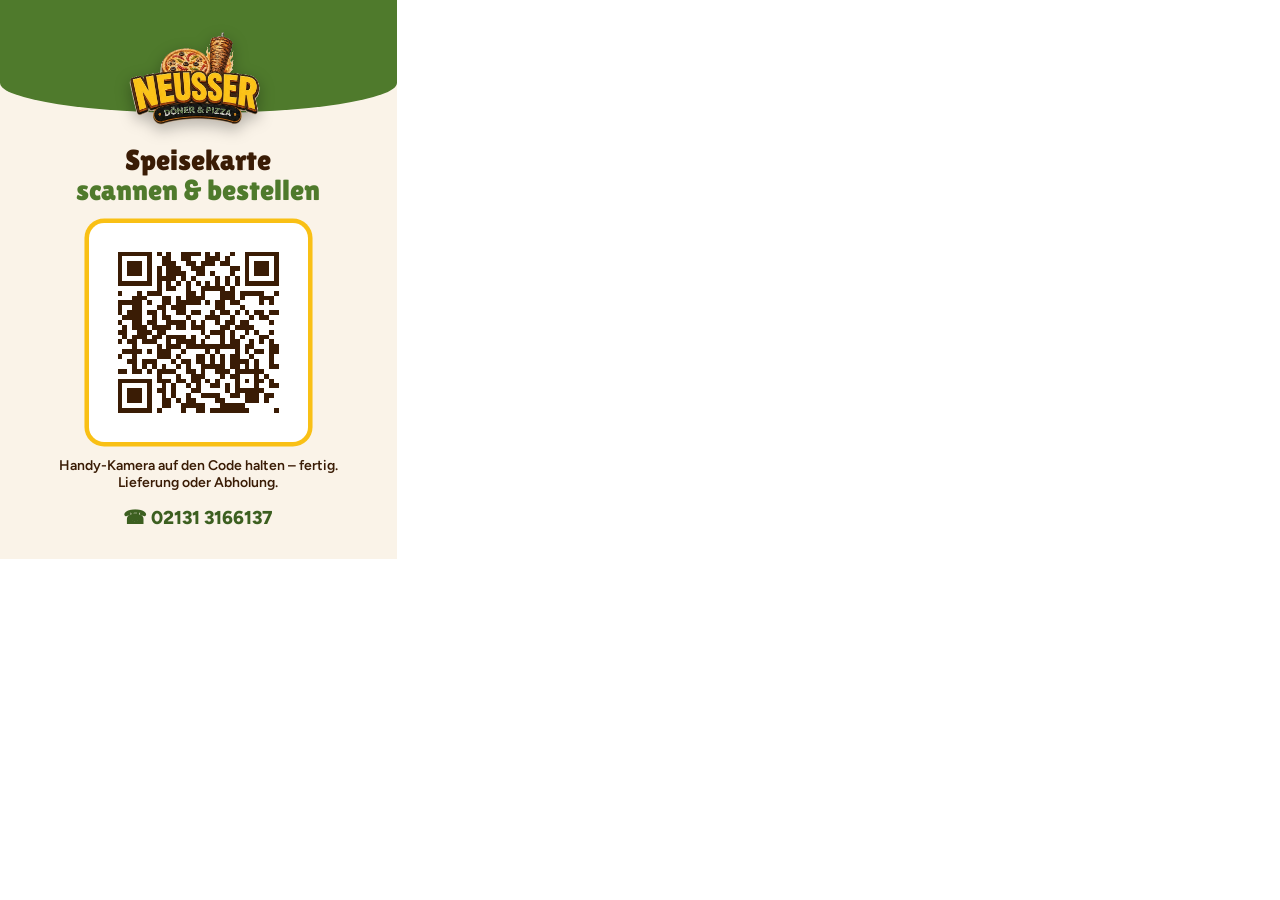
<file: druck/tischkarte-a6.html>
<!doctype html>
<html lang="de"><head><meta charset="utf-8"><title>Tischkarte A6 – Neusser Döner & Pizza</title>
<link rel="stylesheet" href="https://fonts.googleapis.com/css2?family=Figtree:wght@500;600;700;800&family=Lilita+One&display=swap">
<style>
  @page { size: 105mm 148mm; margin: 0; }
  * { box-sizing: border-box; }
  html, body { margin: 0; }
  body { font-family: "Figtree", sans-serif; color: #3A1C05; -webkit-print-color-adjust: exact; print-color-adjust: exact; }
  .seite { position: relative; width: 105mm; height: 148mm; overflow: hidden; page-break-after: always; }
  .seite:last-child { page-break-after: auto; }
  .display { font-family: "Lilita One", sans-serif; font-weight: 400; }
  .qr svg { display: block; width: 100%; height: auto; }
  
  .seite { background: #FAF3E8; padding: 8mm; display: flex; flex-direction: column; align-items: center; text-align: center; }
  .seite::before { content: ""; position: absolute; left: 0; right: 0; top: 0; height: 30mm; background: #4F7A2C; border-radius: 0 0 50% 50% / 0 0 8mm 8mm; }
  .logo { position: relative; width: 38mm; filter: drop-shadow(0 1.5mm 2mm rgba(0,0,0,.3)); }
  h1 { margin: 5mm 0 0; font-size: 22pt; line-height: 1; }
  h1 span { color: #4F7A2C; }
  .qr { width: 58mm; margin: 5mm 0 0; padding: 2.5mm; border-radius: 4mm; background: #fff; box-shadow: 0 0 0 1.2mm #F9C015; }
  p { margin: 4mm 0 0; font-size: 10.5pt; font-weight: 600; }
  .tel { margin-top: auto; font-size: 14pt; font-weight: 800; color: #3C5F20; }

</style></head><body>

<section class="seite">
  <img class="logo" src="../assets/img/logo.webp" alt="">
  <h1 class="display">Speisekarte<br><span>scannen &amp; bestellen</span></h1>
  <div class="qr"><svg xmlns="http://www.w3.org/2000/svg" viewBox="0 0 41 41" shape-rendering="crispEdges"><rect width="41" height="41" fill="#fff"/><path fill="#3A1C05" d="M4 4h1v1h-1zM5 4h1v1h-1zM6 4h1v1h-1zM7 4h1v1h-1zM8 4h1v1h-1zM9 4h1v1h-1zM10 4h1v1h-1zM12 4h1v1h-1zM14 4h1v1h-1zM17 4h1v1h-1zM18 4h1v1h-1zM19 4h1v1h-1zM20 4h1v1h-1zM22 4h1v1h-1zM24 4h1v1h-1zM27 4h1v1h-1zM30 4h1v1h-1zM31 4h1v1h-1zM32 4h1v1h-1zM33 4h1v1h-1zM34 4h1v1h-1zM35 4h1v1h-1zM36 4h1v1h-1zM4 5h1v1h-1zM10 5h1v1h-1zM13 5h1v1h-1zM14 5h1v1h-1zM17 5h1v1h-1zM18 5h1v1h-1zM22 5h1v1h-1zM23 5h1v1h-1zM24 5h1v1h-1zM26 5h1v1h-1zM30 5h1v1h-1zM36 5h1v1h-1zM4 6h1v1h-1zM6 6h1v1h-1zM7 6h1v1h-1zM8 6h1v1h-1zM10 6h1v1h-1zM13 6h1v1h-1zM14 6h1v1h-1zM15 6h1v1h-1zM18 6h1v1h-1zM19 6h1v1h-1zM21 6h1v1h-1zM22 6h1v1h-1zM23 6h1v1h-1zM25 6h1v1h-1zM26 6h1v1h-1zM30 6h1v1h-1zM32 6h1v1h-1zM33 6h1v1h-1zM34 6h1v1h-1zM36 6h1v1h-1zM4 7h1v1h-1zM6 7h1v1h-1zM7 7h1v1h-1zM8 7h1v1h-1zM10 7h1v1h-1zM12 7h1v1h-1zM14 7h1v1h-1zM15 7h1v1h-1zM16 7h1v1h-1zM19 7h1v1h-1zM20 7h1v1h-1zM21 7h1v1h-1zM27 7h1v1h-1zM28 7h1v1h-1zM30 7h1v1h-1zM32 7h1v1h-1zM33 7h1v1h-1zM34 7h1v1h-1zM36 7h1v1h-1zM4 8h1v1h-1zM6 8h1v1h-1zM7 8h1v1h-1zM8 8h1v1h-1zM10 8h1v1h-1zM12 8h1v1h-1zM14 8h1v1h-1zM15 8h1v1h-1zM16 8h1v1h-1zM17 8h1v1h-1zM20 8h1v1h-1zM21 8h1v1h-1zM23 8h1v1h-1zM27 8h1v1h-1zM30 8h1v1h-1zM32 8h1v1h-1zM33 8h1v1h-1zM34 8h1v1h-1zM36 8h1v1h-1zM4 9h1v1h-1zM10 9h1v1h-1zM12 9h1v1h-1zM13 9h1v1h-1zM14 9h1v1h-1zM15 9h1v1h-1zM17 9h1v1h-1zM19 9h1v1h-1zM24 9h1v1h-1zM26 9h1v1h-1zM28 9h1v1h-1zM30 9h1v1h-1zM36 9h1v1h-1zM4 10h1v1h-1zM5 10h1v1h-1zM6 10h1v1h-1zM7 10h1v1h-1zM8 10h1v1h-1zM9 10h1v1h-1zM10 10h1v1h-1zM12 10h1v1h-1zM14 10h1v1h-1zM16 10h1v1h-1zM18 10h1v1h-1zM20 10h1v1h-1zM22 10h1v1h-1zM24 10h1v1h-1zM26 10h1v1h-1zM28 10h1v1h-1zM30 10h1v1h-1zM31 10h1v1h-1zM32 10h1v1h-1zM33 10h1v1h-1zM34 10h1v1h-1zM35 10h1v1h-1zM36 10h1v1h-1zM12 11h1v1h-1zM14 11h1v1h-1zM15 11h1v1h-1zM18 11h1v1h-1zM21 11h1v1h-1zM22 11h1v1h-1zM23 11h1v1h-1zM24 11h1v1h-1zM25 11h1v1h-1zM27 11h1v1h-1zM4 12h1v1h-1zM8 12h1v1h-1zM10 12h1v1h-1zM11 12h1v1h-1zM12 12h1v1h-1zM18 12h1v1h-1zM19 12h1v1h-1zM21 12h1v1h-1zM25 12h1v1h-1zM26 12h1v1h-1zM27 12h1v1h-1zM29 12h1v1h-1zM30 12h1v1h-1zM31 12h1v1h-1zM32 12h1v1h-1zM33 12h1v1h-1zM36 12h1v1h-1zM7 13h1v1h-1zM8 13h1v1h-1zM9 13h1v1h-1zM13 13h1v1h-1zM14 13h1v1h-1zM16 13h1v1h-1zM18 13h1v1h-1zM19 13h1v1h-1zM20 13h1v1h-1zM21 13h1v1h-1zM25 13h1v1h-1zM26 13h1v1h-1zM27 13h1v1h-1zM29 13h1v1h-1zM33 13h1v1h-1zM34 13h1v1h-1zM35 13h1v1h-1zM4 14h1v1h-1zM5 14h1v1h-1zM6 14h1v1h-1zM7 14h1v1h-1zM8 14h1v1h-1zM10 14h1v1h-1zM13 14h1v1h-1zM14 14h1v1h-1zM16 14h1v1h-1zM17 14h1v1h-1zM18 14h1v1h-1zM19 14h1v1h-1zM20 14h1v1h-1zM22 14h1v1h-1zM24 14h1v1h-1zM25 14h1v1h-1zM27 14h1v1h-1zM28 14h1v1h-1zM33 14h1v1h-1zM35 14h1v1h-1zM4 15h1v1h-1zM7 15h1v1h-1zM8 15h1v1h-1zM12 15h1v1h-1zM13 15h1v1h-1zM15 15h1v1h-1zM16 15h1v1h-1zM17 15h1v1h-1zM24 15h1v1h-1zM25 15h1v1h-1zM29 15h1v1h-1zM4 16h1v1h-1zM6 16h1v1h-1zM7 16h1v1h-1zM8 16h1v1h-1zM10 16h1v1h-1zM11 16h1v1h-1zM13 16h1v1h-1zM16 16h1v1h-1zM17 16h1v1h-1zM19 16h1v1h-1zM20 16h1v1h-1zM23 16h1v1h-1zM25 16h1v1h-1zM26 16h1v1h-1zM28 16h1v1h-1zM30 16h1v1h-1zM32 16h1v1h-1zM33 16h1v1h-1zM35 16h1v1h-1zM36 16h1v1h-1zM5 17h1v1h-1zM6 17h1v1h-1zM7 17h1v1h-1zM8 17h1v1h-1zM11 17h1v1h-1zM13 17h1v1h-1zM14 17h1v1h-1zM18 17h1v1h-1zM22 17h1v1h-1zM23 17h1v1h-1zM24 17h1v1h-1zM27 17h1v1h-1zM31 17h1v1h-1zM33 17h1v1h-1zM34 17h1v1h-1zM4 18h1v1h-1zM7 18h1v1h-1zM8 18h1v1h-1zM10 18h1v1h-1zM11 18h1v1h-1zM14 18h1v1h-1zM15 18h1v1h-1zM16 18h1v1h-1zM17 18h1v1h-1zM19 18h1v1h-1zM21 18h1v1h-1zM24 18h1v1h-1zM26 18h1v1h-1zM27 18h1v1h-1zM29 18h1v1h-1zM30 18h1v1h-1zM35 18h1v1h-1zM5 19h1v1h-1zM7 19h1v1h-1zM8 19h1v1h-1zM9 19h1v1h-1zM11 19h1v1h-1zM12 19h1v1h-1zM13 19h1v1h-1zM14 19h1v1h-1zM16 19h1v1h-1zM17 19h1v1h-1zM19 19h1v1h-1zM20 19h1v1h-1zM21 19h1v1h-1zM25 19h1v1h-1zM26 19h1v1h-1zM28 19h1v1h-1zM29 19h1v1h-1zM30 19h1v1h-1zM31 19h1v1h-1zM4 20h1v1h-1zM5 20h1v1h-1zM8 20h1v1h-1zM9 20h1v1h-1zM10 20h1v1h-1zM12 20h1v1h-1zM13 20h1v1h-1zM21 20h1v1h-1zM23 20h1v1h-1zM24 20h1v1h-1zM25 20h1v1h-1zM27 20h1v1h-1zM30 20h1v1h-1zM32 20h1v1h-1zM35 20h1v1h-1zM5 21h1v1h-1zM7 21h1v1h-1zM8 21h1v1h-1zM9 21h1v1h-1zM11 21h1v1h-1zM12 21h1v1h-1zM14 21h1v1h-1zM15 21h1v1h-1zM16 21h1v1h-1zM17 21h1v1h-1zM19 21h1v1h-1zM22 21h1v1h-1zM25 21h1v1h-1zM27 21h1v1h-1zM29 21h1v1h-1zM33 21h1v1h-1zM34 21h1v1h-1zM4 22h1v1h-1zM6 22h1v1h-1zM7 22h1v1h-1zM9 22h1v1h-1zM10 22h1v1h-1zM11 22h1v1h-1zM14 22h1v1h-1zM16 22h1v1h-1zM17 22h1v1h-1zM18 22h1v1h-1zM19 22h1v1h-1zM21 22h1v1h-1zM25 22h1v1h-1zM27 22h1v1h-1zM28 22h1v1h-1zM31 22h1v1h-1zM33 22h1v1h-1zM35 22h1v1h-1zM7 23h1v1h-1zM12 23h1v1h-1zM14 23h1v1h-1zM15 23h1v1h-1zM16 23h1v1h-1zM18 23h1v1h-1zM19 23h1v1h-1zM20 23h1v1h-1zM21 23h1v1h-1zM22 23h1v1h-1zM23 23h1v1h-1zM24 23h1v1h-1zM25 23h1v1h-1zM26 23h1v1h-1zM27 23h1v1h-1zM28 23h1v1h-1zM30 23h1v1h-1zM31 23h1v1h-1zM35 23h1v1h-1zM36 23h1v1h-1zM5 24h1v1h-1zM6 24h1v1h-1zM7 24h1v1h-1zM8 24h1v1h-1zM10 24h1v1h-1zM12 24h1v1h-1zM13 24h1v1h-1zM14 24h1v1h-1zM17 24h1v1h-1zM22 24h1v1h-1zM24 24h1v1h-1zM28 24h1v1h-1zM30 24h1v1h-1zM32 24h1v1h-1zM33 24h1v1h-1zM35 24h1v1h-1zM36 24h1v1h-1zM4 25h1v1h-1zM7 25h1v1h-1zM12 25h1v1h-1zM13 25h1v1h-1zM14 25h1v1h-1zM16 25h1v1h-1zM20 25h1v1h-1zM21 25h1v1h-1zM23 25h1v1h-1zM25 25h1v1h-1zM27 25h1v1h-1zM28 25h1v1h-1zM31 25h1v1h-1zM35 25h1v1h-1zM6 26h1v1h-1zM7 26h1v1h-1zM9 26h1v1h-1zM10 26h1v1h-1zM11 26h1v1h-1zM15 26h1v1h-1zM17 26h1v1h-1zM18 26h1v1h-1zM20 26h1v1h-1zM21 26h1v1h-1zM23 26h1v1h-1zM25 26h1v1h-1zM27 26h1v1h-1zM28 26h1v1h-1zM29 26h1v1h-1zM30 26h1v1h-1zM32 26h1v1h-1zM35 26h1v1h-1zM7 27h1v1h-1zM9 27h1v1h-1zM11 27h1v1h-1zM13 27h1v1h-1zM16 27h1v1h-1zM18 27h1v1h-1zM21 27h1v1h-1zM22 27h1v1h-1zM23 27h1v1h-1zM24 27h1v1h-1zM25 27h1v1h-1zM27 27h1v1h-1zM28 27h1v1h-1zM30 27h1v1h-1zM32 27h1v1h-1zM35 27h1v1h-1zM36 27h1v1h-1zM4 28h1v1h-1zM5 28h1v1h-1zM7 28h1v1h-1zM8 28h1v1h-1zM10 28h1v1h-1zM12 28h1v1h-1zM13 28h1v1h-1zM14 28h1v1h-1zM15 28h1v1h-1zM18 28h1v1h-1zM19 28h1v1h-1zM21 28h1v1h-1zM24 28h1v1h-1zM25 28h1v1h-1zM26 28h1v1h-1zM28 28h1v1h-1zM29 28h1v1h-1zM30 28h1v1h-1zM31 28h1v1h-1zM32 28h1v1h-1zM33 28h1v1h-1zM12 29h1v1h-1zM16 29h1v1h-1zM19 29h1v1h-1zM20 29h1v1h-1zM21 29h1v1h-1zM25 29h1v1h-1zM27 29h1v1h-1zM28 29h1v1h-1zM32 29h1v1h-1zM34 29h1v1h-1zM4 30h1v1h-1zM5 30h1v1h-1zM6 30h1v1h-1zM7 30h1v1h-1zM8 30h1v1h-1zM9 30h1v1h-1zM10 30h1v1h-1zM12 30h1v1h-1zM13 30h1v1h-1zM14 30h1v1h-1zM16 30h1v1h-1zM17 30h1v1h-1zM19 30h1v1h-1zM20 30h1v1h-1zM22 30h1v1h-1zM24 30h1v1h-1zM28 30h1v1h-1zM30 30h1v1h-1zM32 30h1v1h-1zM33 30h1v1h-1zM35 30h1v1h-1zM4 31h1v1h-1zM10 31h1v1h-1zM13 31h1v1h-1zM15 31h1v1h-1zM18 31h1v1h-1zM20 31h1v1h-1zM23 31h1v1h-1zM24 31h1v1h-1zM26 31h1v1h-1zM28 31h1v1h-1zM32 31h1v1h-1zM35 31h1v1h-1zM36 31h1v1h-1zM4 32h1v1h-1zM6 32h1v1h-1zM7 32h1v1h-1zM8 32h1v1h-1zM10 32h1v1h-1zM12 32h1v1h-1zM13 32h1v1h-1zM15 32h1v1h-1zM19 32h1v1h-1zM20 32h1v1h-1zM26 32h1v1h-1zM28 32h1v1h-1zM29 32h1v1h-1zM30 32h1v1h-1zM31 32h1v1h-1zM32 32h1v1h-1zM33 32h1v1h-1zM4 33h1v1h-1zM6 33h1v1h-1zM7 33h1v1h-1zM8 33h1v1h-1zM10 33h1v1h-1zM13 33h1v1h-1zM15 33h1v1h-1zM18 33h1v1h-1zM21 33h1v1h-1zM22 33h1v1h-1zM23 33h1v1h-1zM24 33h1v1h-1zM27 33h1v1h-1zM28 33h1v1h-1zM30 33h1v1h-1zM31 33h1v1h-1zM32 33h1v1h-1zM34 33h1v1h-1zM35 33h1v1h-1zM4 34h1v1h-1zM6 34h1v1h-1zM7 34h1v1h-1zM8 34h1v1h-1zM10 34h1v1h-1zM13 34h1v1h-1zM14 34h1v1h-1zM16 34h1v1h-1zM18 34h1v1h-1zM19 34h1v1h-1zM24 34h1v1h-1zM25 34h1v1h-1zM30 34h1v1h-1zM31 34h1v1h-1zM32 34h1v1h-1zM34 34h1v1h-1zM4 35h1v1h-1zM10 35h1v1h-1zM13 35h1v1h-1zM14 35h1v1h-1zM17 35h1v1h-1zM18 35h1v1h-1zM19 35h1v1h-1zM20 35h1v1h-1zM21 35h1v1h-1zM25 35h1v1h-1zM26 35h1v1h-1zM27 35h1v1h-1zM28 35h1v1h-1zM29 35h1v1h-1zM4 36h1v1h-1zM5 36h1v1h-1zM6 36h1v1h-1zM7 36h1v1h-1zM8 36h1v1h-1zM9 36h1v1h-1zM10 36h1v1h-1zM12 36h1v1h-1zM17 36h1v1h-1zM20 36h1v1h-1zM21 36h1v1h-1zM23 36h1v1h-1zM24 36h1v1h-1zM25 36h1v1h-1zM26 36h1v1h-1zM27 36h1v1h-1zM28 36h1v1h-1zM29 36h1v1h-1zM30 36h1v1h-1zM36 36h1v1h-1z"/></svg></div>
  <p>Handy-Kamera auf den Code halten – fertig.<br>Lieferung oder Abholung.</p>
  <span class="tel">☎ 02131 3166137</span>
</section>
</body></html>
</file>
<file: assets/css/style.css>
/* Neusser Döner & Pizza – Farbpalette „Mediterran frisch“ */
:root {
  --yellow: #F9C015;   /* Logo-Gelb: Buttons, Hervorhebungen */
  --amber: #C7790F;    /* Kante unter gelben Buttons */
  --green: #4F7A2C;    /* Olivgrün: Header-Fläche */
  --green-dark: #3C5F20;
  --red: #B8321F;      /* Paprikarot: Preise, Akzente */
  --brown: #3A1C05;    /* Dunkelbraun: Text */
  --cream: #FAF3E8;    /* Seitenhintergrund */
  --white: #FFFFFF;
  --island: #0F0E0C;   /* Insel (wie iPhone-Notch) */

  --ink-soft: #57412F;   /* Nebentext (gut lesbar auf Weiß und Creme) */
  --ink-faint: #6F5946;  /* kleine Beschriftungen */
  --cream-soft: #F1E6D6; /* Nebentext auf dunklem/grünem Grund */

  --font-display: "Lilita One", "Figtree", system-ui, sans-serif;
  --font-body: "Figtree", system-ui, -apple-system, "Segoe UI", sans-serif;

  --text-xs: 13px;
  --text-sm: 15px;
  --text-md: 17px;
  --text-lg: 19px;

  --container: 1200px;
  --bar-h: 116px;        /* Höhe der Logo-Leiste */
  --spring: cubic-bezier(.34, 1.56, .64, 1);
}

*, *::before, *::after { box-sizing: border-box; }

html { -webkit-text-size-adjust: 100%; }
@media (prefers-reduced-motion: no-preference) { html { scroll-behavior: smooth; } }

body {
  margin: 0;
  background: var(--cream);
  color: var(--brown);
  font-family: var(--font-body);
  font-size: var(--text-md);
  line-height: 1.6;
  -webkit-font-smoothing: antialiased;
}

img { max-width: 100%; height: auto; display: block; }

[hidden] { display: none !important; }

a { color: inherit; }

.container {
  width: 100%;
  max-width: var(--container);
  margin-inline: auto;
  padding-left: max(16px, env(safe-area-inset-left, 0px));
  padding-right: max(16px, env(safe-area-inset-right, 0px));
}

/* ---------- Buttons ---------- */
.btn {
  display: inline-flex;
  align-items: center;
  justify-content: center;
  gap: 8px;
  padding: 12px 22px;
  border-radius: 10px;
  font-weight: 600;
  text-decoration: none;
  white-space: nowrap;
  transition: transform .15s ease, background-color .15s ease, box-shadow .15s ease;
}
.btn:focus-visible { outline: 3px solid var(--brown); outline-offset: 3px; }
.btn--primary { background: var(--yellow); color: var(--brown); box-shadow: 0 3px 0 var(--amber); }
.btn--primary:hover { transform: translateY(-1px); box-shadow: 0 4px 0 var(--amber); }
.btn--ghost { color: var(--cream); box-shadow: inset 0 0 0 2px var(--cream); }
.btn--ghost:hover { background: rgba(250, 243, 232, .12); }

/* ---------- Logo-Leiste ---------- */
.topbar {
  position: sticky;
  top: 0;
  z-index: 50;
  background: var(--cream);
  border-bottom: 1px solid #EADFCF;
}
.topbar__inner {
  display: flex;
  align-items: center;
  gap: 24px;
  min-height: var(--bar-h);
}
.brand { flex: none; }
.brand img { height: 100px; width: auto; }

/* Logo in Schichten: sieht aus wie das Original-Logo, nur der Dönerspieß dreht sich ständig */
.logo { position: relative; display: block; height: 100px; aspect-ratio: 560 / 375; }
.brand .logo img { position: absolute; height: auto; }
.logo__basis { inset: 0; width: 100%; z-index: 3; }
.logo__pizza { left: 22.857%; top: 18.933%; width: 35.179% !important; z-index: 1; }
.logo__grill { position: absolute; left: 54.643%; top: 2.4%; width: 20%; height: 42.4%; z-index: 2; }
.brand .logo .logo__flammen { left: 0; top: 9.434%; width: 100%; }
/* Spieß: 24 Bilder einer Umdrehung, gerendert in Blender (tools/blender/spiess_*.py) */
.logo__spiess {
  position: absolute;
  left: 15.179%;
  top: 0;
  width: 82.143%;
  height: 96.226%;
  background: url("../img/logo/spiess-dreh.webp") 0 0 / 2400% 100% no-repeat;
  animation: logo-drehen 2.4s steps(24, jump-none) infinite;
}
@keyframes logo-drehen {
  from { background-position: 0 0; }
  to { background-position: 100% 0; }
}
@media (prefers-reduced-motion: reduce) {
  .logo__spiess { animation: none; }
}
.topbar__menu {
  display: flex;
  align-items: center;
  gap: 28px;
  margin-left: auto;
}
.nav {
  display: flex;
  gap: 26px;
  font-weight: 600;
}
.nav a { text-decoration: none; padding-block: 6px; border-bottom: 3px solid transparent; }
.nav a:hover { border-bottom-color: var(--yellow); }
.nav a[aria-current="page"] { border-bottom-color: var(--green); color: var(--green-dark); }
.nav a:focus-visible, .topbar__phone:focus-visible { outline: 2px solid var(--green); outline-offset: 4px; }
.topbar__phone {
  display: inline-flex;
  align-items: center;
  gap: 6px;
  font-weight: 700;
  text-decoration: none;
  font-variant-numeric: tabular-nums;
  color: var(--green-dark);
}
.menu-toggle {
  display: none;
  width: 46px;
  height: 46px;
  padding: 0;
  border: 2px solid var(--brown);
  border-radius: 10px;
  background: transparent;
  color: var(--brown);
  cursor: pointer;
}
.menu-toggle:focus-visible { outline: 3px solid var(--green); outline-offset: 2px; }
.menu-toggle__bars,
.menu-toggle__bars::before,
.menu-toggle__bars::after {
  display: block;
  width: 20px;
  height: 2.5px;
  margin-inline: auto;
  border-radius: 2px;
  background: currentColor;
  transition: transform .2s ease, opacity .2s ease;
}
.menu-toggle__bars { position: relative; }
.menu-toggle__bars::before, .menu-toggle__bars::after { content: ""; position: absolute; left: 0; }
.menu-toggle__bars::before { top: -7px; }
.menu-toggle__bars::after { top: 7px; }
.menu-toggle[aria-expanded="true"] .menu-toggle__bars { background: transparent; }
.menu-toggle[aria-expanded="true"] .menu-toggle__bars::before { transform: translateY(7px) rotate(45deg); }
.menu-toggle[aria-expanded="true"] .menu-toggle__bars::after { transform: translateY(-7px) rotate(-45deg); }

/* ---------- Abschnitts-Überschriften (überall gleich) ---------- */
.section-head {
  display: flex;
  flex-wrap: wrap;
  align-items: end;
  justify-content: space-between;
  gap: 16px 24px;
  margin-bottom: 28px;
}
.eyebrow {
  margin: 0 0 6px;
  font-size: var(--text-sm);
  font-weight: 700;
  letter-spacing: .1em;
  text-transform: uppercase;
  color: var(--red);
}
.section-title {
  margin: 0;
  font-family: var(--font-display);
  font-weight: 400;
  font-size: clamp(30px, 4vw, 44px);
  line-height: 1.08;
  letter-spacing: .01em;
}

/* ---------- Angebote: Insel ---------- */
.promo { position: relative; isolation: isolate; background: var(--green); }
/* gleiches Imbiss-Muster wie im Hero darunter; unten verankert, damit es nahtlos weiterläuft */
.promo::before {
  content: "";
  position: absolute;
  inset: 0;
  z-index: -1;
  pointer-events: none;
  background: url("../img/muster-imbiss.svg") 0 100% / 260px 260px;
}
.promo__inner {
  display: flex;
  justify-content: center;
  padding-block: 14px 0;
}

.island {
  --h-closed: 37px;
  --h-open: 124px;
  position: relative;
  display: block;
  width: 100%;
  max-width: 126px;
  height: var(--h-closed);
  border-radius: 999px;
  background: var(--island);
  color: var(--cream);
  text-decoration: none;
  overflow: hidden;
  border: 2px solid rgba(249, 192, 21, .45);
  box-shadow: 0 18px 40px -20px rgba(0, 0, 0, .65);
  transition:
    max-width .85s var(--spring),
    height .85s var(--spring),
    border-radius .85s ease;
}
.island.is-open {
  max-width: 940px;
  height: var(--h-open);
  border-radius: 40px;
}
.island:focus-visible { outline: 3px solid var(--yellow); outline-offset: 4px; }
.island.is-bump { animation: island-bump .5s var(--spring); }

/* Ein Lichtblitz läuft alle 5 Sekunden über die Box, dazu ein kurzes Aufleuchten des Rands */
.island::after {
  content: "";
  position: absolute;
  inset: 0;
  z-index: 5;
  border-radius: inherit;
  pointer-events: none;
  background: linear-gradient(105deg, transparent 43%, rgba(255, 220, 140, .4) 47.5%, rgba(255, 250, 230, .75) 50%, rgba(255, 220, 140, .4) 52.5%, transparent 57%) no-repeat;
  background-size: 250% 100%;
  background-position: 130% 0;
  opacity: 0;
}
.island.is-open::after { animation: island-flash 5s ease-in-out 1.6s infinite; }
@keyframes island-flash {
  0%   { background-position: 130% 0; opacity: 0; box-shadow: inset 0 0 0 0 rgba(249, 192, 21, 0); }
  2%   { opacity: 1; }
  13%  { box-shadow: 0 0 0 2px rgba(249, 192, 21, .85); }
  24%  { background-position: -30% 0; opacity: 1; }
  28%  { opacity: 0; box-shadow: inset 0 0 0 0 rgba(249, 192, 21, 0); }
  100% { background-position: -30% 0; opacity: 0; }
}
@keyframes island-bump {
  0% { transform: scale(1); }
  35% { transform: scale(1.025, .96); }
  100% { transform: scale(1); }
}

/* Inhalt erscheint erst, wenn die Insel offen ist */
.island__slides,
.island__cta {
  opacity: 0;
  transition: opacity .35s ease .45s;
}
.island.is-open .island__slides,
.island.is-open .island__cta { opacity: 1; }

.island__slides { position: absolute; inset: 0 330px 0 0; }
.slide {
  position: absolute;
  inset: 0;
  display: flex;
  align-items: center;
  gap: 18px;
  padding-left: 22px;
  opacity: 0;
  transform: translateY(14px) scale(.96);
  transition: opacity .4s ease, transform .5s var(--spring);
  pointer-events: none;
}
.slide.is-active { opacity: 1; transform: none; }
.slide.is-leaving { opacity: 0; transform: translateY(-14px) scale(.96); }

.slide__art {
  flex: none;
  height: 92px;
  width: auto;
  max-width: 190px;
  object-fit: contain;
  filter: drop-shadow(0 8px 10px rgba(0, 0, 0, .45));
}
.slide__art--pct { height: 96px; }
.slide__text {
  display: flex;
  flex-direction: column;
  gap: 2px;
  min-width: 0;
  margin: 0;
}
.slide__text strong {
  font-family: var(--font-display);
  font-weight: 400;
  font-size: 30px;
  line-height: 1.05;
  letter-spacing: .01em;
}
.slide__text em { font-style: normal; color: var(--yellow); }
.slide__text span {
  font-size: 16px;
  color: var(--cream-soft);
  line-height: 1.35;
  display: -webkit-box;
  -webkit-line-clamp: 2;
  -webkit-box-orient: vertical;
  overflow: hidden;
}

.island__cta {
  position: absolute;
  right: 226px;
  top: 50%;
  transform: translateY(-50%);
  background: var(--yellow);
  color: var(--brown);
  font-weight: 700;
  font-size: 16px;
  padding: 10px 18px;
  border-radius: 999px;
}

/* Feuer, Pizza, Cola: tauchen nacheinander aus der unteren Kante rechts auf */
.island__pop {
  position: absolute;
  right: 40px;
  bottom: 0;
  height: 100%;
  width: 168px;
  pointer-events: none;
}
.island__pop img {
  position: absolute;
  bottom: 0;
  width: auto;
  transform: translateY(130%) rotate(var(--r, 0deg));
  transition: transform .7s var(--spring);
  filter: drop-shadow(0 6px 8px rgba(0, 0, 0, .5));
}
/* eng zusammen als Gruppe: Feuer hinten, Pizzastück davor, Coca-Cola ganz vorne */
.island__pop img:nth-child(1) { left: 0;     height: 80px;  --r: 0deg;  bottom: 0;     z-index: 1; filter: drop-shadow(0 0 10px rgba(255, 120, 20, .55)); }  /* echtes Feuer */
.island__pop img:nth-child(2) { left: 64px;  height: 72px;  --r: -8deg; bottom: 6px;   z-index: 2; }  /* Pizzastück */
.island__pop img:nth-child(3) { left: 126px; height: 100px; --r: 6deg;  bottom: 6px;   z-index: 3; }  /* Coca-Cola */
.island.is-popped .island__pop img { transform: translateY(0) rotate(var(--r, 0deg)); }
.island.is-popped .island__pop img:nth-child(1) { transition-delay: 0s; }
.island.is-popped .island__pop img:nth-child(2) { transition-delay: .18s; }
.island.is-popped .island__pop img:nth-child(3) { transition-delay: .36s; }
.island.is-popped .island__pop img { animation: bob 3.2s ease-in-out 1.2s infinite; }
.island.is-popped .island__pop img:nth-child(2) { animation-delay: 1.6s; }
.island.is-popped .island__pop img:nth-child(3) { animation-delay: 2s; }
@keyframes bob {
  0%, 100% { translate: 0 0; }
  50% { translate: 0 -5px; }
}

/* ---------- Header / Hero ---------- */
.hero {
  background:
    radial-gradient(120% 90% at 0% 100%, var(--green-dark) 0%, transparent 60%),
    var(--green);
  color: var(--cream);
  overflow: hidden;
}
.hero__inner {
  display: grid;
  grid-template-columns: minmax(0, 1.05fr) minmax(0, 1fr);
  align-items: center;
  gap: 32px;
  padding-block: 24px 88px;
}
.hero__text { min-width: 0; }
.hero__eyebrow {
  margin: 0 0 10px;
  font-weight: 600;
  font-size: 15px;
  letter-spacing: .12em;
  text-transform: uppercase;
  color: var(--yellow);
}
.hero__title {
  margin: 0;
  font-family: var(--font-display);
  font-weight: 400;
  font-size: clamp(40px, 6vw, 72px);
  line-height: .98;
  letter-spacing: .01em;
  text-wrap: balance;
}
.hero__title span { color: var(--yellow); }
.hero__lead { margin: 18px 0 26px; font-size: var(--text-lg); max-width: 36ch; color: var(--cream-soft); }
.hero__actions { display: flex; flex-wrap: wrap; gap: 12px; }
.hero__status {
  display: inline-block;
  margin: 24px 0 0;
  padding: 8px 16px;
  border-radius: 999px;
  background: rgba(0, 0, 0, .18);
  font-size: var(--text-sm);
  color: var(--cream);
}

/* ---------- Karussell: 4 Gerichte im Kreis ---------- */
.carousel { position: relative; min-width: 0; }
.carousel__ring {
  position: relative;
  width: 100%;
  max-width: 580px;
  aspect-ratio: 1 / .82;
  margin-inline: auto;
}
/* Bühne unter dem großen Gericht */
.carousel__ring::before {
  content: "";
  position: absolute;
  left: 14%; right: 14%; top: 62%; height: 24%;
  border-radius: 50%;
  background: radial-gradient(closest-side, rgba(15, 30, 5, .45), rgba(15, 30, 5, 0));
}

.dish {
  --x: 0%; --y: 0%; --s: 1;
  position: absolute;
  left: 50%;
  top: 50%;
  width: 64%;
  aspect-ratio: 1.35;
  padding: 0;
  border: 0;
  background: none;
  cursor: pointer;
  transform: translate(-50%, -50%) translate(var(--x), var(--y)) scale(var(--s));
  transition: transform .9s cubic-bezier(.65, 0, .35, 1), filter .9s ease;
}
.dish img {
  width: 100%;
  height: 100%;
  object-fit: contain;
  transform: rotate(-8deg); /* leicht schräg: rechts höher, links tiefer */
  filter: drop-shadow(0 18px 18px rgba(15, 25, 5, .45));
}
.dish:focus-visible { outline: 3px solid var(--yellow); outline-offset: 6px; border-radius: 24px; }

/* Positionen im Ring:
   0 = vorne groß, 1 = links klein, 2 = hinten klein, 3 = rechts klein
   Wechsel: vorne → links, links → hinten, hinten → rechts, rechts → vorne */
.dish[data-pos="0"] { --x: 0%;   --y: 16%;  --s: 1;   z-index: 4; }
.dish[data-pos="1"] { --x: -58%; --y: -22%; --s: .48; z-index: 3; }
.dish[data-pos="2"] { --x: 0%;   --y: -52%; --s: .38; z-index: 1; filter: saturate(.8) brightness(.85); }
.dish[data-pos="3"] { --x: 58%;  --y: -22%; --s: .48; z-index: 2; }

.carousel__caption {
  margin: 0;
  display: flex;
  justify-content: center;
  align-items: baseline;
  gap: 12px;
  font-family: var(--font-display);
  font-size: 28px;
}
.carousel__price { color: var(--yellow); font-variant-numeric: tabular-nums; }

/* ---------- Footer ---------- */
.footer { background: var(--brown); color: var(--cream); }
.footer__inner {
  display: grid;
  grid-template-columns: repeat(4, minmax(0, 1fr));
  gap: 32px;
  padding-block: 48px;
  font-size: 16px;
}
.footer h2 {
  margin: 0 0 12px;
  font-family: var(--font-display);
  font-weight: 400;
  font-size: 22px;
  color: var(--yellow);
}
.footer address { font-style: normal; }
.footer p { margin: 0; }
.footer a { color: var(--cream); }
.hours { border-collapse: collapse; font-variant-numeric: tabular-nums; }
.hours th { text-align: left; font-weight: 400; padding: 3px 16px 3px 0; color: var(--cream-soft); }
.hours td { padding: 2px 0; white-space: nowrap; }
.footer__legal p { font-size: var(--text-sm); color: var(--cream-soft); }
.footer__legal p + p { margin-top: 8px; }
.footer__pay { margin-top: 10px !important; font-size: var(--text-sm); color: var(--cream-soft); }
.footer__sub { margin: 14px 0 6px; font-size: 16px; font-weight: 600; color: var(--yellow); }
.footer__credits { margin-top: 10px !important; font-size: var(--text-xs) !important; color: #D9C9B4 !important; }
.footer__dev { padding-block: 16px 22px; border-top: 1px solid rgba(250, 243, 232, .15); text-align: center; }
.footer__dev p { font-size: var(--text-xs); color: var(--cream-soft); }
.footer__dev a { color: var(--yellow); font-weight: 600; text-decoration: none; }
.footer__dev a:hover, .footer__dev a:focus-visible { text-decoration: underline; }

/* ---------- Tablet / Mobil ---------- */
@media (max-width: 960px) {
  .island__cta { display: none; }
  .island__slides { right: 200px; }
  .footer__inner { grid-template-columns: repeat(2, minmax(0, 1fr)); }
}
@media (max-width: 1020px) {
  .menu-toggle { display: inline-grid; place-items: center; }
  .topbar__cta { margin-left: auto; }
  .topbar__menu {
    position: absolute;
    top: 100%;
    left: 0;
    right: 0;
    display: none;
    flex-direction: column;
    align-items: stretch;
    gap: 0;
    margin: 0;
    padding: 8px max(16px, env(safe-area-inset-left, 0px)) 20px;
    background: var(--cream);
    border-bottom: 1px solid #EADFCF;
    box-shadow: 0 20px 30px -20px rgba(58, 28, 5, .35);
  }
  .topbar.is-menu-open .topbar__menu { display: flex; }
  .nav { flex-direction: column; gap: 0; font-size: var(--text-lg); }
  .nav a { padding: 14px 4px; border-bottom: 1px solid #EADFCF; }
  .nav a[aria-current="page"] { border-bottom-color: #EADFCF; box-shadow: inset 4px 0 0 var(--green); padding-left: 14px; }
  .topbar__phone { padding: 16px 4px 0; font-size: var(--text-lg); }
}
@media (max-width: 860px) {
  :root { --bar-h: 86px; }
  .brand img, .brand .logo { height: 70px; }
  .topbar__inner { min-height: var(--bar-h); }
  .hero__inner { grid-template-columns: 1fr; padding-block: 16px 44px; gap: 8px; }
  .hero__text { text-align: center; }
  .hero__lead { margin-inline: auto; }
  .hero__actions { justify-content: center; }
}
@media (max-width: 600px) {
  .promo__inner { padding-block: 12px 0; }
  .island { --h-open: 112px; }
  .island.is-open { border-radius: 30px; }
  .island__slides { right: 100px; }
  .slide { gap: 10px; padding-left: 14px; }
  .slide__art { height: 56px; max-width: 84px; }
  .slide__art--pct { height: 44px; }
  .slide__text strong { font-size: 20px; }
  .slide__text span { font-size: 14px; line-height: 1.3; -webkit-line-clamp: 3; }
  .island__pop { right: 12px; width: 88px; }
  .island__pop img:nth-child(1) { left: 0;    height: 44px; bottom: 0; }
  .island__pop img:nth-child(2) { left: 22px; height: 42px; bottom: 8px; z-index: 2; }
  .island__pop img:nth-child(3) { left: 58px; height: 70px; bottom: 6px; }
  .carousel__caption { font-size: 22px; }
  .footer__inner { grid-template-columns: 1fr; gap: 24px; }
}
@media (max-width: 420px) {
  .topbar__cta { padding: 10px 14px; font-size: 15px; }
}

@media (prefers-reduced-motion: reduce) {
  .island, .island *, .island::after, .dish { transition: none !important; animation: none !important; }
}

/* ---------- Öffnungsstatus ---------- */
.open-state::before {
  content: "";
  display: inline-block;
  width: 8px;
  height: 8px;
  margin-right: 6px;
  border-radius: 50%;
  background: var(--red);
  vertical-align: 1px;
}
.open-state.is-open::before { background: #8BE36B; box-shadow: 0 0 0 3px rgba(139, 227, 107, .25); }
.open-state strong { color: var(--cream); font-weight: 700; }

/* ---------- Angebotskarten ---------- */
.offers { padding-block: 64px 72px; }
.offer-filters { display: flex; flex-wrap: wrap; gap: 8px; }
.offer-filters button {
  font: inherit;
  font-weight: 600;
  font-size: 15px;
  padding: 8px 16px;
  border-radius: 999px;
  border: 2px solid var(--brown);
  background: transparent;
  color: var(--brown);
  cursor: pointer;
}
.offer-filters button[aria-pressed="true"] { background: var(--brown); color: var(--cream); }
.offer-filters button:focus-visible { outline: 3px solid var(--yellow); outline-offset: 2px; }

.offer-grid {
  display: grid;
  grid-template-columns: repeat(auto-fill, minmax(210px, 1fr));
  gap: 20px;
}
.offer-card {
  display: flex;
  flex-direction: column;
  background: var(--white);
  border-radius: 18px;
  overflow: hidden;
  box-shadow: 0 1px 0 #EADFCF, 0 14px 30px -22px rgba(58, 28, 5, .45);
}
.offer-card__media {
  position: relative;
  display: grid;
  place-items: center;
  height: 170px;
  padding: 18px;
  background: transparent;   /* Bild freigestellt direkt auf der weißen Karte */
}
.offer-card--rabatt .offer-card__media { background: var(--island); }
.offer-card__media img {
  height: 134px;
  width: auto;
  max-width: 100%;
  object-fit: contain;
  filter: drop-shadow(0 10px 12px rgba(58, 28, 5, .22));
}
.badge {
  position: absolute;
  top: 12px;
  left: 12px;
  padding: 4px 12px;
  border-radius: 999px;
  font-family: var(--font-display);
  font-size: 18px;
  line-height: 1.2;
  letter-spacing: .02em;
  font-variant-numeric: tabular-nums;
}
.badge--rabatt { background: var(--red); color: var(--white); }
.badge--menue { background: var(--yellow); color: var(--brown); }
.badge--lieferung { background: var(--cream); color: var(--green-dark); }
.badge--stempelkarte { background: var(--brown); color: var(--yellow); }

.offer-card__body {
  display: flex;
  flex-direction: column;
  gap: 8px;
  flex: 1;
  padding: 18px 18px 16px;
}
.offer-card h3 {
  margin: 0;
  font-family: var(--font-display);
  font-weight: 400;
  font-size: 24px;
  line-height: 1.1;
}
.offer-card p { margin: 0; font-size: 16px; color: var(--ink-soft); }
.conds { display: flex; flex-wrap: wrap; gap: 6px; margin: 2px 0 0; padding: 0; list-style: none; }
.conds li {
  font-size: 14px;
  font-weight: 600;
  padding: 3px 10px;
  border-radius: 999px;
  background: var(--cream);
}
.offer-card__foot {
  display: flex;
  align-items: center;
  justify-content: space-between;
  gap: 10px;
  margin-top: auto;
  padding-top: 10px;
}
.status { font-size: 14px; color: var(--ink-soft); }
.status--now { color: var(--green); font-weight: 700; }
.status--now::before { content: "● "; }
.btn--small { padding: 8px 16px; font-size: 15px; }


/* ---------- Speisekarte ---------- */
.menu-hero { background: var(--green); color: var(--cream); }
.menu-hero__inner {
  display: flex;
  flex-wrap: wrap;
  align-items: center;
  gap: 12px 28px;
  padding-block: 36px;
}
.menu-hero h1 {
  margin: 0;
  min-width: 0;
  font-family: var(--font-display);
  font-weight: 400;
  font-size: clamp(34px, 6vw, 64px);
  line-height: 1;
  hyphens: auto;
  overflow-wrap: anywhere;
}
.menu-hero p { margin: 0; flex: 1 1 260px; color: var(--cream-soft); }

.cat-nav {
  position: sticky;
  top: var(--bar-h);
  z-index: 40;
  background: var(--cream);
  border-bottom: 1px solid #EADFCF;
}
.cat-nav__inner {
  display: flex;
  gap: 8px;
  overflow-x: auto;
  padding-block: 10px;
  scrollbar-width: none;
}
.cat-nav__inner::-webkit-scrollbar { display: none; }
/* zum Greifen und Ziehen; weiche Ränder zeigen, dass es weitergeht */
.cat-nav__inner {
  cursor: grab;
  overscroll-behavior-x: contain;
  -webkit-overflow-scrolling: touch;
  touch-action: pan-x pan-y;
  -webkit-mask-image: linear-gradient(90deg, transparent, #000 28px, #000 calc(100% - 28px), transparent);
  mask-image: linear-gradient(90deg, transparent, #000 28px, #000 calc(100% - 28px), transparent);
}
.cat-nav__inner.is-start {
  -webkit-mask-image: linear-gradient(90deg, #000, #000 calc(100% - 28px), transparent);
  mask-image: linear-gradient(90deg, #000, #000 calc(100% - 28px), transparent);
}
.cat-nav__inner.is-ende {
  -webkit-mask-image: linear-gradient(90deg, transparent, #000 28px, #000);
  mask-image: linear-gradient(90deg, transparent, #000 28px, #000);
}
.cat-nav__inner.is-start.is-ende { -webkit-mask-image: none; mask-image: none; }
.cat-nav__inner.is-drag { cursor: grabbing; user-select: none; }
.cat-nav__inner.is-drag a { pointer-events: none; }
.cat-nav a { -webkit-user-drag: none; transition: background-color .2s ease, color .2s ease, transform .15s ease; }
.cat-nav a:active { transform: scale(.96); }
.cat-nav a {
  flex: none;
  padding: 7px 14px;
  border-radius: 999px;
  font-weight: 600;
  font-size: 15px;
  text-decoration: none;
  white-space: nowrap;
  background: var(--white);
  box-shadow: inset 0 0 0 1px #E3D4C2;
}
.cat-nav a.is-active { background: var(--brown); color: var(--cream); box-shadow: none; }
.cat-nav a:focus-visible { outline: 3px solid var(--yellow); outline-offset: 2px; }

.menu {
  display: flex;
  flex-direction: column;
  gap: 40px;
  padding-block: 36px 64px;
}
.cat { scroll-margin-top: calc(var(--bar-h) + 66px); }
.cat__head {
  display: flex;
  align-items: center;
  gap: 16px;
  padding-bottom: 12px;
  border-bottom: 3px solid var(--yellow);
}
.cat__img { width: 74px; height: 56px; object-fit: contain; }
.cat__head h2 {
  margin: 0;
  font-family: var(--font-display);
  font-weight: 400;
  font-size: clamp(28px, 3.6vw, 38px);
  line-height: 1.1;
}
.cat__sizes { display: none; }
.cat__sizes span {
  width: 74px;
  text-align: center;
  font-size: 14px;
  font-weight: 700;
  color: var(--green);
}

.codes { margin-left: 4px; font-size: 13px; font-weight: 500; color: var(--ink-faint); cursor: help; }
.menu__note { margin: -16px 0 0; font-size: 14px; color: var(--ink-faint); }

.legend {
  padding: 24px;
  border-radius: 18px;
  background: var(--white);
  box-shadow: 0 1px 0 #EADFCF;
  font-size: 15px;
}
.legend h2 { margin: 0 0 12px; font-family: var(--font-display); font-weight: 400; font-size: 26px; }
.legend h3 { margin: 0 0 6px; font-size: 16px; }
.legend__cols { display: grid; grid-template-columns: repeat(2, minmax(0, 1fr)); gap: 24px; margin-bottom: 12px; }
.legend ul { margin: 0; padding: 0; list-style: none; columns: 2; column-gap: 20px; }
.legend li { break-inside: avoid; padding-block: 2px; }
.legend b { display: inline-block; min-width: 22px; }
.legend p { margin: 4px 0 0; color: var(--ink-soft); }

@media (max-width: 860px) {
  .cat-nav { top: var(--bar-h); }
  .cat { scroll-margin-top: calc(var(--bar-h) + 60px); }
}
@media (max-width: 600px) {
  .cat__sizes { display: none; }
  .legend__cols { grid-template-columns: 1fr; }
}

/* ---------- Speisekarte: Suche, Karten-Details ---------- */
.visually-hidden {
  position: absolute !important;
  width: 1px; height: 1px;
  overflow: hidden;
  clip: rect(0 0 0 0);
  white-space: nowrap;
}
.cat-nav__wrap { display: flex; align-items: center; gap: 12px; }
.cat-nav__wrap .cat-nav__inner { flex: 1; min-width: 0; padding-inline: 0; }
.search { flex: none; width: 260px; }
.search input {
  width: 100%;
  font: inherit;
  font-size: 16px;
  padding: 8px 14px 8px 36px;
  border-radius: 999px;
  border: 2px solid var(--brown);
  background: var(--white) url("data:image/svg+xml,%3Csvg xmlns='http://www.w3.org/2000/svg' width='16' height='16' fill='none' stroke='%233A1C05' stroke-width='2.2' stroke-linecap='round'%3E%3Ccircle cx='7' cy='7' r='5'/%3E%3Cpath d='m11 11 4 4'/%3E%3C/svg%3E") no-repeat 13px center;
  color: var(--brown);
}
.search input:focus { outline: 3px solid var(--yellow); outline-offset: 1px; }
.search-empty { margin: 0; padding: 24px; border-radius: 16px; background: var(--white); text-align: center; }
.search-count:empty { display: none; }
.search-count { margin: -20px 0 -16px; font-size: 15px; font-weight: 600; color: var(--green); }

.cat__note { margin: 10px 0 0; font-size: 15px; font-weight: 600; color: var(--green); }
@media (max-width: 860px) {
  .cat-nav__wrap { flex-direction: column; align-items: stretch; gap: 6px; padding-top: 8px; }
  .search { width: 100%; }
  .cat-nav__wrap .cat-nav__inner { padding-block: 2px 8px; }
  .cat-nav { top: var(--bar-h); }
  .cat { scroll-margin-top: calc(var(--bar-h) + 110px); }
}

/* ---------- Speisekarte: Kategoriefotos, Extras ---------- */
.cat__img { width: 84px; height: 60px; border-radius: 10px; object-fit: cover; }
/* ---------- Bestellen ---------- */
.order-head { background: var(--green); color: var(--cream); }
.order-head__inner { display: flex; flex-wrap: wrap; align-items: center; gap: 10px 28px; padding-block: 24px; }
.order-head h1 { margin: 0; font-family: var(--font-display); font-weight: 400; font-size: clamp(32px, 5vw, 48px); line-height: 1; }
.order-facts { display: flex; flex-wrap: wrap; gap: 6px 18px; margin: 0; padding: 0; list-style: none; font-size: var(--text-sm); color: var(--cream-soft); }
.order-facts strong { color: var(--yellow); font-weight: 600; }
.order-frame { padding-block: 18px 40px; }
.shop-frame {
  display: block;
  width: 100%;
  height: max(78vh, 640px);
  border: 0;
  border-radius: 16px;
  background: var(--white);
  box-shadow: 0 1px 0 #EADFCF, 0 14px 30px -22px rgba(58, 28, 5, .45);
}
.order-note { margin: 12px 0 0; font-size: 15px; color: var(--ink-soft); }

/* ---------- Über uns, Impressum, Datenschutz ---------- */
.info-page {
  display: grid;
  grid-template-columns: repeat(auto-fill, minmax(300px, 1fr));
  gap: 18px;
  padding-block: 32px 56px;
}
.info-card { background: var(--white); border-radius: 18px; padding: 22px; box-shadow: 0 1px 0 #EADFCF; min-width: 0; }
.info-card--wide { grid-column: 1 / -1; }
.info-card h2, .legal h2 { margin: 0 0 10px; font-family: var(--font-display); font-weight: 400; font-size: 26px; line-height: 1.1; }
.info-card p { margin: 8px 0 0; max-width: 70ch; }
.info-card address { font-style: normal; }
.info-links { display: flex; flex-wrap: wrap; gap: 8px; }
.tags { display: flex; flex-wrap: wrap; gap: 6px; margin: 14px 0 0; padding: 0; list-style: none; }
.tags li { padding: 4px 12px; border-radius: 999px; background: #F1F5EC; color: var(--green-dark); font-weight: 600; font-size: 15px; }
.hours--light th { color: var(--ink-soft); }
.muted { color: var(--ink-faint); font-size: 15px; }
.btn--outline { color: var(--brown); box-shadow: inset 0 0 0 2px var(--brown); }
.btn--outline:hover { background: var(--cream); }

.legal { max-width: 820px; padding-block: 32px 64px; }
.legal h2 { margin-top: 28px; }
.legal h3 { margin: 20px 0 6px; font-size: 17px; }
.legal p { margin: 0 0 10px; overflow-wrap: anywhere; }

/* ---------- Startseite: Auf einen Blick ---------- */
.infos { position: relative; z-index: 2; margin-top: -48px; }
.infos__grid {
  display: grid;
  grid-template-columns: repeat(4, minmax(0, 1fr));
  gap: 16px;
  margin-block: 0;
  list-style: none;
}
.info-tile {
  display: grid;
  grid-template-columns: 44px minmax(0, 1fr);
  column-gap: 14px;
  align-content: start;
  padding: 20px;
  border-radius: 16px;
  background: var(--white);
  box-shadow: 0 12px 30px -18px rgba(58, 28, 5, .45);
}
.info-tile svg {
  grid-row: span 2;
  width: 44px;
  height: 44px;
  padding: 9px;
  border-radius: 12px;
  background: #EEF4E6;
  fill: none;
  stroke: var(--green);
  stroke-width: 2;
  stroke-linecap: round;
  stroke-linejoin: round;
}
.info-tile h2 { margin: 0 0 2px; font-size: var(--text-md); font-weight: 800; line-height: 1.3; }
.info-tile p { margin: 0; font-size: var(--text-sm); line-height: 1.5; color: var(--ink-soft); }
.info-tile p strong { color: var(--brown); }

/* ---------- Startseite: Kategorien als Bento (Pizza und Döner groß) ---------- */
.cats-home { padding-block: 72px 88px; background: var(--white); }
.cat-grid {
  display: grid;
  grid-template-columns: repeat(4, minmax(0, 1fr));
  grid-auto-rows: 210px;
  grid-auto-flow: dense;
  gap: 16px;
  margin: 0;
  padding: 0;
  list-style: none;
}
.cat-cell--big { grid-column: span 2; grid-row: span 2; }
.cat-tile {
  position: relative;
  display: flex;
  flex-direction: column;
  justify-content: flex-end;
  height: 100%;
  overflow: hidden;
  border-radius: 20px;
  background: var(--brown);
  color: var(--white);
  text-decoration: none;
  isolation: isolate;
}
.cat-tile img {
  position: absolute;
  inset: 0;
  z-index: -2;
  width: 100%;
  height: 100%;
  object-fit: cover;
  transition: transform .6s cubic-bezier(.2, .7, .2, 1);
}
.cat-tile::before {
  content: "";
  position: absolute;
  inset: 0;
  z-index: -1;
  background: linear-gradient(180deg, rgba(20, 10, 2, 0) 35%, rgba(20, 10, 2, .82) 100%);
}
.cat-tile:hover img { transform: scale(1.07); }
.cat-tile:focus-visible { outline: 3px solid var(--green); outline-offset: 3px; }
.cat-tile__name {
  padding: 0 18px;
  font-family: var(--font-display);
  font-weight: 400;
  font-size: 24px;
  line-height: 1.1;
  letter-spacing: .01em;
  text-shadow: 0 2px 8px rgba(0, 0, 0, .35);
}
.cat-cell--big .cat-tile__name { font-size: clamp(30px, 3.4vw, 44px); padding: 0 26px; }
.cat-tile__meta {
  display: flex;
  align-items: center;
  justify-content: space-between;
  gap: 8px;
  padding: 4px 18px 16px;
  font-size: var(--text-sm);
  font-weight: 600;
  color: #F6EBDC;
}
.cat-cell--big .cat-tile__meta { padding: 6px 26px 24px; font-size: var(--text-md); }
.cat-tile__meta::after {
  content: "→";
  display: grid;
  place-items: center;
  flex: none;
  width: 34px;
  height: 34px;
  border-radius: 50%;
  background: var(--yellow);
  color: var(--brown);
  font-weight: 800;
  transition: transform .2s ease;
}
.cat-tile:hover .cat-tile__meta::after { transform: translateX(3px); }

@media (max-width: 1020px) {
  .infos__grid { grid-template-columns: repeat(2, minmax(0, 1fr)); }
  .cat-grid { grid-template-columns: repeat(3, minmax(0, 1fr)); }
}
@media (max-width: 600px) {
  .infos { margin-top: -36px; }
  .infos__grid { grid-template-columns: 1fr; gap: 10px; }
  .info-tile { padding: 16px; }
  .offers, .cats-home { padding-block: 48px 56px; }
  .cat-grid { grid-template-columns: repeat(2, minmax(0, 1fr)); grid-auto-rows: minmax(150px, auto); gap: 10px; }
  .cat-cell--big { grid-row: span 1; min-height: 210px; }
  .cat-tile { border-radius: 16px; }
  .cat-tile__name, .cat-cell--big .cat-tile__name { padding: 0 12px; font-size: 19px; }
  .cat-cell--big .cat-tile__name { font-size: 28px; padding: 0 16px; }
  .cat-tile__meta, .cat-cell--big .cat-tile__meta { padding: 2px 12px 12px; font-size: var(--text-xs); }
  .cat-cell--big .cat-tile__meta { padding: 4px 16px 14px; font-size: var(--text-sm); }
  .cat-tile__meta::after { width: 26px; height: 26px; font-size: 14px; }
}
@media (prefers-reduced-motion: reduce) {
  .cat-tile, .menu-toggle__bars, .menu-toggle__bars::before, .menu-toggle__bars::after { transition: none; }
}

/* ---------- Mehr Tiefe: Hero und Kopfbereiche ---------- */
.hero, .menu-hero, .order-head, .shop-head {
  position: relative;
  isolation: isolate;
}
/* Imbiss-Muster in weißen Linien (wie bei WhatsApp) und warmes Licht hinter den Gerichten */
.hero::before, .menu-hero::before, .order-head::before, .shop-head::before {
  content: "";
  position: absolute;
  inset: 0;
  z-index: -1;
  pointer-events: none;
  background:
    radial-gradient(520px 420px at 26% 58%, rgba(249, 192, 21, .26), transparent 70%),
    url("../img/muster-imbiss.svg") 0 0 / 260px 260px;
}
.menu-hero::before, .order-head::before, .shop-head::before {
  background:
    radial-gradient(circle at 85% 0%, rgba(249, 192, 21, .22), transparent 45%),
    url("../img/muster-imbiss.svg") 0 0 / 260px 260px;
}
.hero { border-radius: 0 0 50% 50% / 0 0 56px 56px; }

/* Hero-Text erscheint nacheinander */
@keyframes rise {
  from { opacity: 0; transform: translateY(18px); }
  to { opacity: 1; transform: none; }
}
.hero__text > * { animation: rise .7s cubic-bezier(.2, .7, .2, 1) both; }
.hero__text > :nth-child(2) { animation-delay: .08s; }
.hero__text > :nth-child(3) { animation-delay: .16s; }
.hero__text > :nth-child(4) { animation-delay: .24s; }
.hero__text > :nth-child(5) { animation-delay: .32s; }

.btn--big { padding: 15px 28px; font-size: var(--text-lg); border-radius: 12px; }

/* ---------- Laufband ---------- */
.ticker {
  margin: 44px 0 0;
  overflow: hidden;
  background: var(--yellow);
  color: var(--brown);
  transform: rotate(-1.5deg);
  box-shadow: 0 10px 24px -16px rgba(58, 28, 5, .6);
}
.ticker__track { display: flex; width: max-content; animation: ticker 32s linear infinite; }
.ticker:hover .ticker__track { animation-play-state: paused; }
.ticker__group { display: flex; margin: 0; padding: 0; list-style: none; }
.ticker__group li {
  display: flex;
  align-items: center;
  padding: 14px 0;
  font-family: var(--font-display);
  font-size: 22px;
  letter-spacing: .02em;
  white-space: nowrap;
}
.ticker__group li::after {
  content: "";
  width: 9px;
  height: 9px;
  margin-inline: 26px;
  border-radius: 50%;
  background: var(--red);
}
@keyframes ticker { to { transform: translateX(-50%); } }

/* ---------- Angebotskarten: lebendiger ---------- */
.offer-card { transition: transform .25s ease, box-shadow .25s ease; }
.offer-card:hover { transform: translateY(-5px); box-shadow: 0 1px 0 #EADFCF, 0 22px 36px -22px rgba(58, 28, 5, .55); }
.offer-card__media img { transition: transform .4s var(--spring); }
.offer-card:hover .offer-card__media img { transform: scale(1.06) rotate(-2deg); }

/* ---------- „Hunger?“-Band ---------- */
.cta-band {
  position: relative;
  isolation: isolate;
  overflow: hidden;
  padding-block: 80px;
  background: var(--brown);
  color: var(--cream);
}
.cta-band::before {
  content: "";
  position: absolute;
  inset: 0 0 0 42%;
  z-index: -1;
  background: url("../img/kategorien/pizza.webp") center / cover no-repeat;
  -webkit-mask-image: linear-gradient(90deg, transparent, #000 55%);
  mask-image: linear-gradient(90deg, transparent, #000 55%);
  opacity: .55;
}
.cta-band__inner {
  display: flex;
  flex-wrap: wrap;
  align-items: center;
  justify-content: space-between;
  gap: 28px 40px;
}
.cta-band__text { max-width: 620px; }
.cta-band .eyebrow { color: var(--yellow); }
.cta-band .section-title { color: var(--white); }
.cta-band__text p:last-child { margin: 12px 0 0; font-size: var(--text-lg); color: var(--cream-soft); }
.cta-band__actions { display: flex; flex-wrap: wrap; gap: 12px; }

/* ---------- Footer ---------- */
.footer__logo { height: 64px; width: auto; margin-bottom: 14px; }

/* ---------- Schnellleiste unten (nur Handy) ---------- */
.quickbar { display: none; }
@media (max-width: 600px) {
  .quickbar {
    position: fixed;
    left: 0;
    right: 0;
    bottom: 0;
    z-index: 60;
    display: grid;
    grid-template-columns: 1fr 1.6fr;
    gap: 10px;
    padding: 10px max(12px, env(safe-area-inset-left, 0px)) calc(10px + env(safe-area-inset-bottom, 0px));
    background: rgba(250, 243, 232, .94);
    -webkit-backdrop-filter: blur(10px);
    backdrop-filter: blur(10px);
    border-top: 1px solid #EADFCF;
    box-shadow: 0 -10px 24px -18px rgba(58, 28, 5, .5);
  }
  .quickbar a {
    display: flex;
    align-items: center;
    justify-content: center;
    gap: 8px;
    min-height: 50px;
    border-radius: 12px;
    font-weight: 700;
    text-decoration: none;
  }
  .quickbar__call { box-shadow: inset 0 0 0 2px var(--green); color: var(--green-dark); }
  .quickbar__order { background: var(--yellow); color: var(--brown); box-shadow: 0 3px 0 var(--amber); }
  body { padding-bottom: calc(72px + env(safe-area-inset-bottom, 0px)); }
  .page-order .quickbar { display: none; }
  .page-order { padding-bottom: 0; }
  body:not(.page-order) .topbar__cta { display: none; }
  .menu-toggle { margin-left: auto; }
  .hero { border-radius: 0 0 50% 50% / 0 0 28px 28px; }
  .ticker { margin-top: 32px; }
  .ticker__group li { font-size: 18px; padding: 11px 0; }
  .ticker__group li::after { margin-inline: 18px; }
  .cta-band { padding-block: 56px; }
  .cta-band::before { inset: 0; opacity: .25; -webkit-mask-image: none; mask-image: none; }
  .cta-band__actions, .cta-band__actions .btn { width: 100%; }
}

/* ---------- Einblenden beim Scrollen (nur mit JavaScript) ---------- */
.js-reveal .reveal {
  opacity: 0;
  transform: translateY(26px);
  transition: opacity .7s ease, transform .7s cubic-bezier(.2, .7, .2, 1);
}
.js-reveal .reveal.is-in { opacity: 1; transform: none; }

@media (prefers-reduced-motion: reduce) {
  .hero__text > *, .ticker__track { animation: none; }
  .offer-card, .offer-card__media img, .cat-tile img { transition: none; }
}

@media print { .quickbar { display: none !important; } }

/* =====================================================================
   Online bestellen: Speisekarte wie bei Lieferando, Warenkorb, Kasse
   ===================================================================== */

/* Kopf mit Restaurant-Infos */
.shop-head { background: var(--green); color: var(--cream); }
.shop-head__inner { display: flex; align-items: center; gap: 22px; padding-block: 26px 28px; }
.shop-head__logo {
  flex: none;
  width: 116px;
  height: 116px;
  padding: 10px;
  border-radius: 24px;
  background: var(--cream);
  object-fit: contain;
  box-shadow: 0 12px 30px -16px rgba(0, 0, 0, .6);
}
.shop-head h1 { margin: 0; font-family: var(--font-display); font-weight: 400; font-size: clamp(30px, 4.4vw, 48px); line-height: 1.05; }
.shop-head__addr { margin: 4px 0 12px; color: var(--cream-soft); }
.shop-head__facts { display: flex; flex-wrap: wrap; gap: 8px; margin: 0; padding: 0; list-style: none; }
.shop-head__facts li {
  display: inline-flex;
  align-items: center;
  gap: 6px;
  padding: 6px 12px;
  border-radius: 999px;
  background: rgba(0, 0, 0, .18);
  font-size: var(--text-sm);
  font-weight: 600;
}
.shop-head__facts svg { width: 18px; height: 18px; fill: none; stroke: var(--yellow); stroke-width: 2; stroke-linecap: round; stroke-linejoin: round; }
.page-shop .cat-nav { top: var(--bar-h); }

/* Speisekarte links, Warenkorb rechts */
.shop-layout { display: grid; grid-template-columns: minmax(0, 1fr) 380px; gap: 28px; align-items: start; }
.page-shop .menu { gap: 34px; padding-block: 28px 64px; }
.cat__head { align-items: center; }
.cat__head > div { min-width: 0; }
.cat__note { margin: 4px 0 0; font-weight: 500; color: var(--ink-soft); }

/* Gerichte als Zeilen */
.meals { display: flex; flex-direction: column; gap: 10px; margin: 16px 0 0; padding: 0; list-style: none; }
.meal {
  position: relative;
  display: grid;
  grid-template-columns: minmax(0, 1fr) auto auto;
  align-items: center;
  gap: 14px;
  min-height: 112px;
  padding: 14px 16px 14px 20px;
  border-radius: 16px;
  background: var(--white);
  box-shadow: inset 0 0 0 1px #EFE4D4;
  cursor: pointer;
  transition: box-shadow .15s ease, transform .15s ease;
}
.meal:hover { box-shadow: inset 0 0 0 2px var(--yellow), 0 12px 24px -18px rgba(58, 28, 5, .5); }
.meal__text { min-width: 0; }
.meal__name { margin: 0; font-size: var(--text-lg); font-weight: 800; line-height: 1.3; }
.meal__desc {
  margin: 3px 0 0;
  font-size: var(--text-sm);
  line-height: 1.45;
  color: var(--ink-soft);
  display: -webkit-box;
  -webkit-line-clamp: 2;
  -webkit-box-orient: vertical;
  overflow: hidden;
}
.meal__price { margin: 6px 0 0; font-weight: 800; font-size: var(--text-md); color: var(--brown); font-variant-numeric: tabular-nums; }
.meal__price span { font-weight: 600; font-size: var(--text-xs); color: var(--green); }
/* Gerichtsbilder: Kachel in Salbeigrün mit Naturrand (Farben wie ein Keramikteller) */
.meal__img { order: 3; width: 96px; height: 96px; border-radius: 16px; object-fit: cover; background: #DCC6A3; border: 3px solid #D0BA9D; box-sizing: border-box; }
/* Plus-Knopf neben dem Bild statt darauf – Bild und Rahmen bleiben ganz sichtbar */
.meal__add {
  order: 2;
  align-self: end;
  display: grid;
  place-items: center;
  width: 38px;
  height: 38px;
  border: 0;
  border-radius: 50%;
  background: var(--white);
  color: var(--brown);
  box-shadow: 0 0 0 2px var(--brown), 0 6px 14px -6px rgba(0, 0, 0, .4);
  cursor: pointer;
  transition: transform .2s var(--spring), background .15s ease;
}
.meal__add svg { width: 20px; height: 20px; fill: none; stroke: currentColor; stroke-width: 2.6; stroke-linecap: round; }
.meal:hover .meal__add { background: var(--yellow); transform: scale(1.08); }
.meal__add:focus-visible { outline: 3px solid var(--green); outline-offset: 3px; }

/* Warenkorb */
.basket { position: sticky; top: calc(var(--bar-h) + 76px); padding-block: 28px; }
.basket__inner {
  display: flex;
  flex-direction: column;
  gap: 14px;
  max-height: calc(100vh - var(--bar-h) - 106px);
  overflow: auto;
  padding: 20px;
  border-radius: 20px;
  background: var(--white);
  box-shadow: 0 1px 0 #EADFCF, 0 20px 40px -28px rgba(58, 28, 5, .55);
}
.basket__head { display: flex; align-items: center; gap: 10px; }
.basket__head h2 { flex: 1; margin: 0; font-family: var(--font-display); font-weight: 400; font-size: 28px; line-height: 1; }
.basket__clear { border: 0; background: none; color: var(--ink-soft); font: inherit; font-size: var(--text-sm); text-decoration: underline; cursor: pointer; }
.basket__close { display: none; }
.mode { display: grid; grid-template-columns: 1fr 1fr; padding: 4px; border-radius: 999px; background: var(--cream); }
.mode button {
  padding: 9px 10px;
  border: 0;
  border-radius: 999px;
  background: transparent;
  color: var(--brown);
  font: inherit;
  font-weight: 700;
  cursor: pointer;
}
.mode button[aria-pressed="true"] { background: var(--brown); color: var(--cream); }
.mode button:focus-visible { outline: 3px solid var(--yellow); outline-offset: 1px; }
.basket__plz { display: flex; flex-direction: column; gap: 4px; font-weight: 700; font-size: var(--text-sm); }
.basket__plz select, .field input, .field select, .field textarea {
  width: 100%;
  padding: 11px 12px;
  border: 2px solid #E3D4C2;
  border-radius: 12px;
  background: var(--white);
  color: var(--brown);
  font: inherit;
  font-weight: 500;
}
.basket__plz select:focus, .field input:focus, .field select:focus, .field textarea:focus { outline: none; border-color: var(--green); box-shadow: 0 0 0 3px rgba(79, 122, 44, .2); }
.basket__hint { margin: -6px 0 0; font-size: var(--text-xs); color: var(--ink-soft); }
.basket__hint--center { margin: 0; text-align: center; }
.basket__empty { display: flex; align-items: center; gap: 14px; padding: 18px 4px; color: var(--ink-soft); }
.basket__empty svg { flex: none; width: 54px; height: 54px; padding: 12px; border-radius: 50%; background: var(--cream); fill: none; stroke: var(--amber); stroke-width: 1.8; stroke-linejoin: round; }
.basket__empty p { margin: 0; font-size: var(--text-sm); }
.basket__empty strong { display: block; font-size: var(--text-md); color: var(--brown); }
.basket__list { display: flex; flex-direction: column; margin: 0; padding: 0; list-style: none; }
.line { display: grid; grid-template-columns: auto minmax(0, 1fr) auto; gap: 10px; align-items: start; padding-block: 12px; border-top: 1px solid #F0E6D8; }
.line:first-child { border-top: 0; }
.line__text strong { display: block; font-size: var(--text-sm); line-height: 1.35; }
.line__text small { display: block; font-size: var(--text-xs); line-height: 1.4; color: var(--ink-soft); }
.line__price { font-weight: 700; font-size: var(--text-sm); white-space: nowrap; font-variant-numeric: tabular-nums; }
.line__qty { font-weight: 800; }
.qty { display: inline-flex; align-items: center; gap: 2px; border-radius: 999px; background: var(--cream); }
.qty button {
  width: 30px;
  height: 30px;
  border: 0;
  border-radius: 50%;
  background: transparent;
  color: var(--brown);
  font: inherit;
  font-size: 18px;
  font-weight: 800;
  line-height: 1;
  cursor: pointer;
}
.qty button:hover { background: var(--yellow); }
.qty span { min-width: 18px; text-align: center; font-weight: 800; font-size: var(--text-sm); font-variant-numeric: tabular-nums; }
.qty--big button { width: 44px; height: 44px; font-size: 22px; }
.qty--big span { min-width: 26px; font-size: var(--text-lg); }
.sums { margin: 0; padding-top: 10px; border-top: 2px dashed #EADFCF; }
.sums div { display: flex; justify-content: space-between; gap: 12px; padding-block: 3px; font-size: var(--text-sm); }
.sums dt { color: var(--ink-soft); }
.sums dd { margin: 0; font-weight: 600; font-variant-numeric: tabular-nums; }
.sums__rabatt dd, .sums__rabatt dt { color: var(--green); font-weight: 700; }
.sums__total { margin-top: 4px; font-size: var(--text-lg) !important; }
.sums__total dt { color: var(--brown); font-weight: 800; }
.sums__total dd { font-weight: 800; }
.minbar p { margin: 6px 0 0; font-size: var(--text-xs); color: var(--ink-soft); }
.minbar__track { height: 8px; border-radius: 999px; background: var(--cream); overflow: hidden; }
.minbar__track span { display: block; height: 100%; border-radius: inherit; background: linear-gradient(90deg, var(--amber), var(--yellow)); transition: width .4s ease; }
.basket__go { width: 100%; padding-block: 15px; font-size: var(--text-md); }
.basket__go[disabled] { background: #EADFCF; color: var(--ink-faint); box-shadow: none; cursor: not-allowed; transform: none; }

/* Handy: Leiste unten, Warenkorb als Blatt */
.basket-bar { display: none; }

/* Bestellfenster für ein Gericht */
.item-dialog {
  width: min(560px, calc(100% - 24px));
  max-height: calc(100% - 24px);
  padding: 0;
  border: 0;
  border-radius: 24px;
  background: var(--white);
  color: var(--brown);
  overflow: hidden;
  box-shadow: 0 30px 80px -20px rgba(0, 0, 0, .6);
}
.item-dialog[open] { display: flex; animation: pop-in .28s var(--spring); }
.item-dialog::backdrop { background: rgba(30, 20, 10, .6); }
@keyframes pop-in { from { opacity: 0; transform: translateY(20px) scale(.97); } to { opacity: 1; transform: none; } }
.item { display: flex; flex-direction: column; width: 100%; max-height: calc(100vh - 24px); }
.item__img { width: 100%; height: 220px; object-fit: contain; flex: none; background: #DCC6A3; border-bottom: 3px solid #D0BA9D; }   /* ganzes Gericht auf der beigen Kachel */
.item__img--klein { object-fit: contain; background: #DCC6A3; }
.item__close {
  position: absolute;
  top: 12px;
  right: 12px;
  z-index: 2;
  width: 40px;
  height: 40px;
  border: 0;
  border-radius: 50%;
  background: rgba(255, 255, 255, .95);
  color: var(--brown);
  font-size: 26px;
  line-height: 1;
  cursor: pointer;
  box-shadow: 0 4px 12px -4px rgba(0, 0, 0, .4);
}
.item__body { flex: 1; overflow: auto; padding: 20px 22px 8px; }
.item__body h2 { margin: 0; font-family: var(--font-display); font-weight: 400; font-size: 30px; line-height: 1.08; }
.item__desc { margin: 6px 0 0; color: var(--ink-soft); }
.item__basis { margin: 6px 0 0; font-size: var(--text-sm); font-weight: 600; color: var(--green); }
.item__info { margin-top: 10px; font-size: var(--text-sm); color: var(--ink-soft); }
.item__info summary { cursor: pointer; font-weight: 600; color: var(--brown); }
.item__info p { margin: 4px 0 0; }
.grp { margin: 18px 0 0; padding: 0; border: 0; }
.grp legend { display: flex; justify-content: space-between; width: 100%; margin-bottom: 8px; padding: 0; font-weight: 800; }
.grp legend em { font-style: normal; font-weight: 600; font-size: var(--text-xs); padding: 2px 8px; border-radius: 999px; background: var(--cream); color: var(--ink-soft); }
.choice {
  display: grid;
  grid-template-columns: auto minmax(0, 1fr) auto;
  align-items: center;
  gap: 10px;
  padding: 10px 12px;
  border-radius: 12px;
  cursor: pointer;
}
.choice:hover { background: var(--cream); }
.choice input { width: 20px; height: 20px; margin: 0; accent-color: var(--green); }
.choice b { font-weight: 700; font-size: var(--text-sm); color: var(--ink-soft); }
.grp--note { display: flex; flex-direction: column; gap: 6px; font-weight: 800; }
.grp--note textarea {
  padding: 10px 12px;
  border: 2px solid #E3D4C2;
  border-radius: 12px;
  font: inherit;
  font-weight: 500;
  resize: vertical;
}
.item__foot {
  display: flex;
  align-items: center;
  gap: 12px;
  padding: 14px 22px calc(14px + env(safe-area-inset-bottom, 0px));
  border-top: 1px solid #F0E6D8;
  background: var(--white);
}
.item__add { flex: 1; padding-block: 14px; font-size: var(--text-md); }

/* Kurze Meldung „im Warenkorb“ */
.toast {
  position: fixed;
  left: 50%;
  bottom: 28px;
  z-index: 80;
  padding: 12px 20px;
  border-radius: 999px;
  background: var(--brown);
  color: var(--cream);
  font-weight: 700;
  box-shadow: 0 14px 30px -12px rgba(0, 0, 0, .6);
  opacity: 0;
  transform: translate(-50%, 16px);
  transition: opacity .25s ease, transform .3s var(--spring);
}
.toast.is-on { opacity: 1; transform: translate(-50%, 0); }

@media (max-width: 1020px) {
  .shop-layout { grid-template-columns: minmax(0, 1fr); }
  .basket {
    position: fixed;
    inset: 0;
    z-index: 90;
    display: none;
    align-items: flex-end;
    padding: 0;
    background: rgba(30, 20, 10, .55);
  }
  .basket.is-open { display: flex; }
  .basket__inner {
    width: 100%;
    max-height: 88vh;
    border-radius: 24px 24px 0 0;
    padding-bottom: calc(20px + env(safe-area-inset-bottom, 0px));
    animation: sheet-up .3s cubic-bezier(.2, .8, .2, 1);
  }
  @keyframes sheet-up { from { transform: translateY(100%); } to { transform: none; } }
  .basket__close {
    display: grid;
    place-items: center;
    width: 38px;
    height: 38px;
    border: 0;
    border-radius: 50%;
    background: var(--cream);
    color: var(--brown);
    font-size: 24px;
    cursor: pointer;
  }
  body.sheet-open { overflow: hidden; }
  .basket-bar {
    position: fixed;
    left: max(12px, env(safe-area-inset-left, 0px));
    right: max(12px, env(safe-area-inset-right, 0px));
    bottom: calc(12px + env(safe-area-inset-bottom, 0px));
    z-index: 70;
    display: flex;
    align-items: center;
    gap: 12px;
    padding: 14px 18px;
    border: 0;
    border-radius: 16px;
    background: var(--yellow);
    color: var(--brown);
    font: inherit;
    font-weight: 800;
    box-shadow: 0 4px 0 var(--amber), 0 18px 30px -14px rgba(0, 0, 0, .55);
    cursor: pointer;
  }
  .basket-bar[hidden] { display: none; }
  .basket-bar span:nth-child(2) { flex: 1; text-align: left; }
  .basket-bar__count {
    display: grid;
    place-items: center;
    min-width: 28px;
    height: 28px;
    padding-inline: 6px;
    border-radius: 999px;
    background: var(--brown);
    color: var(--yellow);
    font-size: 15px;
  }
  .page-shop .toast { bottom: 96px; }
}
@media (max-width: 600px) {
  .shop-head__inner { align-items: flex-start; gap: 14px; padding-block: 18px 20px; }
  .shop-head__logo { width: 72px; height: 72px; padding: 6px; border-radius: 16px; }
  .shop-head__facts li { font-size: var(--text-xs); padding: 5px 10px; }
  .page-shop .cat-nav { top: var(--bar-h); }
  .meal { min-height: 100px; padding: 12px 12px 12px 14px; gap: 10px; }
  .meal__name { font-size: var(--text-md); }
  .meal__img { width: 84px; height: 84px; }
  .meal__add { width: 34px; height: 34px; }
  .item-dialog { width: 100%; max-width: none; max-height: 92vh; margin: auto 0 0; border-radius: 24px 24px 0 0; }
  .item { max-height: 92vh; }
  .item__img { height: 180px; }
  /* Auf der Bestellseite ersetzt die Warenkorb-Leiste die Schnellleiste */
  .page-shop .quickbar { display: none; }
  .page-shop { padding-bottom: 90px; }
}
@media (prefers-reduced-motion: reduce) {
  .item-dialog[open], .basket__inner { animation: none; }
  .meal, .meal__add, .toast, .minbar__track span { transition: none; }
}

/* Kasse */
.shop-head--slim .container { padding-block: 20px 22px; }
.back { display: inline-block; margin-bottom: 6px; color: var(--cream-soft); font-weight: 600; text-decoration: none; }
.back:hover { color: var(--yellow); }
.checkout { display: grid; grid-template-columns: minmax(0, 1fr) 380px; gap: 28px; align-items: start; padding-block: 28px 72px; }
.checkout[hidden] { display: none; }
.checkout__form { display: flex; flex-direction: column; gap: 16px; min-width: 0; }
.co-card { padding: 22px; border-radius: 20px; background: var(--white); box-shadow: 0 1px 0 #EADFCF; }
.co-card h2 { display: flex; align-items: center; gap: 10px; margin: 0 0 16px; font-family: var(--font-display); font-weight: 400; font-size: 26px; line-height: 1.1; }
.co-card h2 span {
  display: grid;
  place-items: center;
  width: 32px;
  height: 32px;
  border-radius: 50%;
  background: var(--yellow);
  font-family: var(--font-body);
  font-size: 16px;
  font-weight: 800;
}
.fields { display: grid; grid-template-columns: repeat(2, minmax(0, 1fr)); gap: 14px; }
.fields[hidden] { display: none; }
.fields--sub { grid-template-columns: repeat(6, minmax(0, 1fr)); }
.fields--sub .field { grid-column: span 2; }
.fields--sub .field--wide { grid-column: 1 / -1; }
.fields--sub .field--grow { grid-column: span 4; }
.fields--sub .field--small { grid-column: span 2; }
.field { display: flex; flex-direction: column; gap: 5px; min-width: 0; margin: 0; padding: 0; border: 0; }
.field > span, .field legend { font-weight: 700; font-size: var(--text-sm); }
.field--wide { grid-column: 1 / -1; }
.field input[readonly] { background: var(--cream); }
.field [aria-invalid="true"] { border-color: var(--red); box-shadow: 0 0 0 3px rgba(184, 50, 31, .15); }
.mode--big { padding: 5px; }
.mode--big label { position: relative; }
.mode--big input { position: absolute; opacity: 0; }
.mode--big span { display: block; padding: 12px; border-radius: 999px; text-align: center; font-weight: 800; cursor: pointer; }
.mode--big input:checked + span { background: var(--brown); color: var(--cream); }
.mode--big input:focus-visible + span { outline: 3px solid var(--yellow); }
.co-hint { margin: 10px 0 0; font-size: var(--text-sm); color: var(--ink-soft); }
.co-hint--center { margin: 0; text-align: center; }
.pay { flex-direction: row; flex-wrap: wrap; gap: 8px; }
.pay legend { width: 100%; margin-bottom: 5px; }
.pay__opt { display: flex; align-items: center; gap: 8px; padding: 10px 14px; border: 2px solid #E3D4C2; border-radius: 12px; font-weight: 600; cursor: pointer; }
.pay__opt:has(input:checked) { border-color: var(--green); background: #F1F5EC; }
.pay__opt input { accent-color: var(--green); width: 18px; height: 18px; margin: 0; }
.pay__opt[hidden] { display: none; }
.meal__wann { margin: 2px 0 0; font-size: var(--text-xs); font-weight: 700; color: var(--red); }
.item__wann { margin: 6px 0 0; padding: 6px 10px; border-radius: 8px; background: #FDF3D3; color: var(--brown); font-weight: 700; font-size: var(--text-sm); }
.item__wann--zu { background: #FBE3DF; color: var(--red); }
.item__add:disabled { opacity: .5; cursor: not-allowed; }
.pay__opt--online { width: 100%; }
.pay__opt--online small { display: block; font-weight: 500; font-size: var(--text-xs); color: var(--ink-faint); }
.co-closed, .co-error { margin: 14px 0 0; padding: 12px 14px; border-radius: 12px; background: #FBE9E5; color: #8E2414; font-weight: 600; }
.co-error { margin: 0; }
.co-error a { color: inherit; }
.consent { display: flex; gap: 10px; align-items: flex-start; font-size: var(--text-sm); }
.consent input { flex: none; width: 20px; height: 20px; margin: 2px 0 0; accent-color: var(--green); }
.checkout__submit { width: 100%; }
.checkout__submit[disabled] { opacity: .7; cursor: progress; }
.checkout__sum { position: sticky; top: calc(var(--bar-h) + 26px); display: flex; flex-direction: column; gap: 10px; }
.checkout__edit { align-self: center; font-weight: 600; font-size: var(--text-sm); color: var(--green-dark); }
.done { padding-block: 48px 80px; }
.done__card { max-width: 560px; margin-inline: auto; padding: 36px 28px; border-radius: 24px; background: var(--white); text-align: center; box-shadow: 0 20px 40px -28px rgba(58, 28, 5, .55); }
.done__icon { display: grid; place-items: center; width: 72px; height: 72px; margin: 0 auto 14px; border-radius: 50%; background: var(--green); color: var(--white); font-size: 38px; font-weight: 800; }
.done__card h2 { margin: 0; font-family: var(--font-display); font-weight: 400; font-size: 34px; }
.done__card p { margin: 10px 0 22px; color: var(--ink-soft); }
@media (max-width: 1020px) {
  .checkout { grid-template-columns: minmax(0, 1fr); }
  .checkout__sum { position: static; order: -1; }
}
@media (max-width: 600px) {
  .fields, .fields--sub { grid-template-columns: minmax(0, 1fr); }
  .fields--sub .field, .fields--sub .field--grow, .fields--sub .field--small { grid-column: 1 / -1; }
  .co-card { padding: 18px 16px; }
  .page-checkout .quickbar { display: none; }
  .page-checkout { padding-bottom: 0; }
}

/* App installieren */
.install-btn {
  display: inline-flex;
  align-items: center;
  gap: 6px;
  margin-top: 14px;
  padding: 10px 16px;
  border: 2px solid var(--yellow);
  border-radius: 12px;
  background: transparent;
  color: var(--yellow);
  font: inherit;
  font-weight: 700;
  cursor: pointer;
}
.install-btn:hover { background: var(--yellow); color: var(--brown); }
.install-btn--menu { display: none; }
@media (max-width: 1020px) {
  .install-btn--menu:not([hidden]) {
    display: flex;
    justify-content: center;
    margin: 14px 0 0;
    border-color: var(--green);
    background: var(--green);
    color: var(--white);
  }
}
.app-leiste {
  display: flex;
  align-items: center;
  gap: 10px;
  padding: 8px 12px 8px 16px;
  background: var(--white);
  border-bottom: 1px solid rgba(60, 40, 20, .12);
  color: var(--brown);
}
.app-leiste[hidden] { display: none; }
.app-leiste img { flex: none; border-radius: 9px; }
.app-leiste p { flex: 1; min-width: 0; margin: 0; line-height: 1.25; font-size: 14px; }
.app-leiste strong, .app-leiste span { display: block; }
.app-leiste span { font-size: 12.5px; opacity: .75; }
.app-leiste__los {
  flex: none;
  padding: 8px 14px;
  border: 0;
  border-radius: 999px;
  background: var(--green);
  color: var(--white);
  font: inherit;
  font-size: 14px;
  font-weight: 700;
  cursor: pointer;
}
.app-leiste__zu {
  flex: none;
  width: 32px;
  height: 32px;
  border: 0;
  background: transparent;
  color: inherit;
  font-size: 22px;
  line-height: 1;
  cursor: pointer;
}
.ios-install {
  width: min(380px, calc(100% - 32px));
  padding: 26px 24px;
  border: 0;
  border-radius: 22px;
  background: var(--white);
  color: var(--brown);
  text-align: center;
  box-shadow: 0 30px 80px -20px rgba(0, 0, 0, .6);
}
.ios-install::backdrop { background: rgba(30, 20, 10, .55); }
.ios-install img { margin: 0 auto 10px; border-radius: 16px; box-shadow: 0 6px 16px -8px rgba(0, 0, 0, .5); }
.ios-install h2 { margin: 0 0 10px; font-family: var(--font-display); font-weight: 400; font-size: 26px; }
.ios-install ol { margin: 0 0 18px; padding-left: 22px; text-align: left; }
.ios-install li { padding-block: 4px; }

/* Filter in der Speisekarte */
.filters { display: flex; flex-wrap: wrap; gap: 8px; margin-bottom: -10px; }
.filters button {
  display: inline-flex;
  align-items: center;
  gap: 6px;
  padding: 9px 16px;
  border: 2px solid #E3D4C2;
  border-radius: 999px;
  background: var(--white);
  color: var(--brown);
  font: inherit;
  font-weight: 700;
  font-size: var(--text-sm);
  cursor: pointer;
  transition: background .15s ease, border-color .15s ease;
}
.filters button:hover { border-color: var(--brown); }
.filters button[aria-pressed="true"] { border-color: var(--green); background: var(--green); color: var(--white); }
.filters button:focus-visible { outline: 3px solid var(--yellow); outline-offset: 2px; }
.diet {
  display: inline-block;
  margin-left: 6px;
  padding: 1px 8px;
  border-radius: 999px;
  font-size: 13px;
  font-weight: 700;
  vertical-align: 2px;
  letter-spacing: .02em;
}
.diet--veg { background: #E7F1DD; color: #2F5A14; }
.diet--hot { background: #FBE3DD; color: #9A2A14; }
.diet--neu { background: var(--yellow); color: var(--brown); }

.app-hinweis p { margin: 0 0 18px; text-align: left; }
.app-hinweis__text { text-align: left; }
.app-hinweis__text p { margin: 0 0 12px; }
.app-hinweis .ico { display: inline-block; width: 20px; height: 20px; vertical-align: -4px; color: #0A7AFF; }
/* iPhone-Safari: Fenster unten, Pfeil zeigt auf den Teilen-Knopf in der Leiste */
.app-hinweis--unten { margin-bottom: 84px; overflow: visible; }
.app-hinweis--unten::after {
  content: "";
  position: absolute;
  left: 50%;
  bottom: -46px;
  width: 0;
  height: 0;
  margin-left: -16px;
  border: 16px solid transparent;
  border-top: 24px solid var(--white);
  animation: hinweis-pfeil 1s ease-in-out infinite alternate;
}
@keyframes hinweis-pfeil { from { transform: translateY(0); } to { transform: translateY(10px); } }

/* Pause vom Laden (Tablet „Bestellungen pausieren“) */
.pause-banner { margin: 12px auto; max-width: 1100px; width: calc(100% - 32px); padding: 14px 16px; border-radius: 12px; background: #FBE9E5; color: #8E2414; font-weight: 700; text-align: center; box-sizing: border-box; }

/* Anmerkung je Gericht im Warenkorb */
.line__note { display: block; width: 100%; margin-top: 6px; padding: 7px 10px; border: 1px solid #E6D9C6; border-radius: 10px;
  background: #FFFDF9; color: var(--brown); font: inherit; font-size: 16px; }   /* 16px: sonst zoomt das iPhone beim Antippen */
.line__note:focus { outline: 2px solid var(--yellow); outline-offset: 1px; border-color: transparent; }
.line__note::placeholder { color: #A8957E; }
</file>
<file: bestellsystem/app.css>
/* Rheinland Bestellsystem – Farben von Rheinland Digitalwerk (dunkel, Cyan und Orange) */
:root {
  --bg: #0B1422;
  --flaeche: #121E31;
  --flaeche-2: #1A2943;
  --linie: rgba(140, 185, 230, .16);
  --text: #E6EEFA;
  --leise: #9DB0CC;
  --cyan: #3FD8E6;
  --cyan-tief: #00B2C0;
  --orange: #E4791E;
  --orange-hell: #F59A45;
  --gruen: #34C77B;
  --rot: #F0605A;
  --navy: #01247A;
  --r: 14px;
  --schrift: Roboto, "Segoe UI", system-ui, -apple-system, sans-serif;
  color-scheme: dark;
}
* { box-sizing: border-box; }
html, body { margin: 0; min-height: 100%; }
body { background: var(--bg); color: var(--text); font: 400 17px/1.4 var(--schrift); -webkit-tap-highlight-color: transparent; }
[hidden] { display: none !important; }
a { color: var(--cyan); }
h1, h2 { margin: 0; font-weight: 700; letter-spacing: -.01em; }

/* ---------- Knöpfe und Felder ---------- */
.knopf {
  display: inline-flex; align-items: center; justify-content: center; gap: 8px;
  min-height: 48px; padding: 0 20px; border: 0; border-radius: 12px;
  background: var(--cyan); color: #04202B; font: 700 17px/1 var(--schrift); cursor: pointer;
  touch-action: manipulation;
}
.knopf:active { transform: scale(.97); }
.knopf:disabled { opacity: .5; }
.knopf--gross { min-height: 60px; font-size: 20px; width: 100%; }
.knopf--orange { background: var(--orange); color: #fff; }
.knopf--gruen { background: var(--gruen); color: #04220F; }
.knopf--zweit { background: var(--flaeche-2); color: var(--text); border: 1px solid var(--linie); }
.knopf--leise { background: transparent; color: var(--leise); border: 1px solid var(--linie); }
.knopf--gefahr { background: transparent; color: var(--rot); border: 1px solid rgba(240, 96, 90, .4); }
.knopf--rund { width: 48px; padding: 0; border-radius: 50%; background: var(--flaeche-2); color: var(--text); font-size: 22px; }

.feld { display: grid; gap: 6px; margin: 0 0 14px; }
.feld span { font-size: 14px; color: var(--leise); font-weight: 600; }
.feld input, .feld select {
  width: 100%; min-height: 50px; padding: 0 14px; border-radius: 10px;
  border: 1px solid var(--linie); background: var(--bg); color: var(--text); font: 500 18px var(--schrift);
}
.feld input:focus, .feld select:focus { outline: 2px solid var(--cyan); outline-offset: 1px; }
.feld--klein select { max-width: 260px; }
.haken { display: flex; align-items: center; gap: 12px; min-height: 44px; margin-bottom: 4px; cursor: pointer; }
.haken input { width: 22px; height: 22px; accent-color: var(--cyan-tief); }
.fehler { min-height: 1.4em; margin: 10px 0 0; color: var(--rot); font-weight: 600; }
.klein { font-size: 14px; color: var(--leise); }
.marke { margin: 18px 0 0; text-align: center; font-size: 13px; color: var(--leise); }
.marke a { color: var(--cyan); text-decoration: none; font-weight: 600; }

/* ---------- Anmelden und Start ---------- */
.anmelden, .start {
  min-height: 100vh; display: flex; flex-direction: column; align-items: center; justify-content: center; padding: 24px;
  background: radial-gradient(900px 500px at 15% -10%, rgba(63, 216, 230, .14), transparent 60%),
              radial-gradient(700px 400px at 100% 110%, rgba(228, 121, 30, .14), transparent 60%), var(--bg);
}
.anmelden__karte { width: min(420px, 100%); padding: 28px; border: 1px solid var(--linie); border-radius: 20px; background: var(--flaeche); }
.anmelden__logo { display: block; width: 240px; height: auto; margin: 0 auto 18px; padding: 12px 16px; border-radius: 12px; background: #fff; }
.anmelden h1 { text-align: center; font-size: 26px; }
.anmelden__laden { margin: 4px 0 22px; text-align: center; color: var(--leise); }
.start { position: fixed; inset: 0; z-index: 20; text-align: center; gap: 10px; }
.start img { border-radius: 20px; background: #fff; padding: 10px; }
.start p { max-width: 420px; color: var(--leise); margin: 0 0 12px; }
.start .knopf { width: min(320px, 100%); }

/* ---------- Leiste ---------- */
.leiste {
  position: sticky; top: 0; z-index: 5; display: flex; align-items: center; gap: 14px;
  padding: 10px 16px; padding-top: max(10px, env(safe-area-inset-top));
  background: rgba(11, 20, 34, .92); backdrop-filter: blur(10px); border-bottom: 1px solid var(--linie);
}
.leiste__zeichen { width: 44px; height: 44px; border-radius: 10px; background: #fff; padding: 4px; }
.leiste__titel { display: grid; line-height: 1.15; }
.leiste__titel strong { font-size: 19px; }
.leiste__titel span { font-size: 14px; color: var(--leise); }
.leiste__status { margin-left: auto; display: flex; align-items: center; gap: 10px; }
.leiste__uhr { font: 700 22px var(--schrift); font-variant-numeric: tabular-nums; min-width: 64px; text-align: right; }
.lampe { display: inline-flex; align-items: center; gap: 6px; padding: 6px 10px; border-radius: 999px; background: var(--flaeche-2); font-size: 13px; font-weight: 600; color: var(--leise); }
.lampe::before { content: ""; width: 10px; height: 10px; border-radius: 50%; background: var(--leise); }
.lampe.ist-ok::before { background: var(--gruen); box-shadow: 0 0 8px var(--gruen); }
.lampe.ist-aus::before { background: var(--rot); box-shadow: 0 0 8px var(--rot); }
.lampe.ist-aus { color: var(--rot); }

.hinweis { margin: 12px 16px 0; padding: 12px 16px; border-radius: 12px; background: rgba(240, 96, 90, .14); border: 1px solid rgba(240, 96, 90, .4); color: #FFD0CD; font-weight: 600; }

/* ---------- Reiter ---------- */
.reiter { display: flex; gap: 8px; padding: 12px 16px 4px; overflow-x: auto; }
.reiter button {
  flex: 0 0 auto; display: inline-flex; align-items: center; gap: 8px; min-height: 46px; padding: 0 18px;
  border: 1px solid var(--linie); border-radius: 999px; background: var(--flaeche); color: var(--leise); font: 700 16px var(--schrift);
}
.reiter b { min-width: 26px; padding: 2px 8px; border-radius: 999px; background: var(--flaeche-2); color: var(--text); font-size: 14px; }
.reiter [aria-selected="true"] { background: var(--cyan); color: #04202B; border-color: var(--cyan); }
.reiter [aria-selected="true"] b { background: rgba(4, 32, 43, .18); color: #04202B; }
.reiter [data-reiter="neu"].hat-neue b { background: var(--orange); color: #fff; animation: puls 1.2s infinite; }

/* ---------- Bestellungen ---------- */
.liste { display: grid; grid-template-columns: repeat(auto-fill, minmax(min(360px, 100%), 1fr)); gap: 14px; padding: 12px 16px 40px; align-items: start; }
.leer { grid-column: 1 / -1; padding: 60px 20px; text-align: center; color: var(--leise); }
.leer strong { display: block; font-size: 20px; color: var(--text); margin-bottom: 6px; }

.karte { border: 1px solid var(--linie); border-radius: 18px; background: var(--flaeche); overflow: hidden; }
.karte--neu { border-color: var(--orange); box-shadow: 0 0 0 2px rgba(228, 121, 30, .35); animation: leuchten 1.6s ease-in-out infinite; }
.karte__kopf { display: flex; align-items: center; gap: 10px; padding: 12px 14px; background: var(--flaeche-2); }
.art { padding: 5px 10px; border-radius: 8px; font-weight: 800; font-size: 14px; letter-spacing: .04em; }
.art--lieferung { background: var(--orange); color: #fff; }
.art--abholung { background: var(--cyan); color: #04202B; }
.karte__nr { font-weight: 800; font-size: 20px; }
.karte__zeit { margin-left: auto; text-align: right; line-height: 1.15; }
.karte__zeit strong { display: block; font-size: 18px; }
.karte__zeit span { font-size: 13px; color: var(--leise); }
.karte__zeit--bald strong { color: var(--orange-hell); }

.posten { list-style: none; margin: 0; padding: 10px 14px; }
.posten li { padding: 7px 0; border-bottom: 1px dashed var(--linie); }
.posten li:last-child { border-bottom: 0; }
.posten__zeile { display: flex; gap: 10px; font-weight: 700; font-size: 18px; }
.posten__zeile span:last-child { margin-left: auto; color: var(--leise); font-weight: 500; font-size: 15px; white-space: nowrap; }
.posten__extra { margin: 2px 0 0 28px; color: var(--leise); font-size: 15px; }
.posten__notiz { margin: 4px 0 0 28px; color: var(--orange-hell); font-weight: 700; font-size: 15px; }
.bemerkung { margin: 0 14px 10px; padding: 10px 12px; border-radius: 10px; background: rgba(228, 121, 30, .14); color: #FFD9B5; font-weight: 600; }

.kunde { margin: 0 14px; padding: 10px 0; border-top: 1px solid var(--linie); display: grid; gap: 2px; }
.kunde strong { font-size: 18px; }
.kunde a { color: var(--cyan); font-weight: 600; text-decoration: none; }

.summe { display: flex; align-items: center; gap: 10px; margin: 0 14px; padding: 10px 0; border-top: 1px solid var(--linie); }
.summe__betrag { font-size: 22px; font-weight: 800; }
.zahlung { margin-left: auto; padding: 6px 10px; border-radius: 8px; font-weight: 800; font-size: 14px; }
.zahlung--online { background: rgba(52, 199, 123, .16); color: var(--gruen); }
.zahlung--bar { background: rgba(228, 121, 30, .18); color: var(--orange-hell); }
.zahlung--karte { background: rgba(63, 216, 230, .14); color: var(--cyan); }

.karte__fuss { display: flex; flex-wrap: wrap; gap: 8px; padding: 12px 14px 14px; }
.karte__fuss .knopf { flex: 1 1 auto; }
.karte__fuss .knopf--haupt { flex: 2 1 100%; min-height: 56px; font-size: 19px; }
.karte__stand { padding: 0 14px 12px; font-size: 13px; color: var(--leise); }

/* ---------- Archiv ---------- */
.archiv { padding: 12px 16px 40px; }
.archiv__leiste { display: flex; flex-wrap: wrap; align-items: center; gap: 8px; margin-bottom: 14px; }
.archiv__datum { min-height: 48px; padding: 0 12px; border-radius: 12px; border: 1px solid var(--linie); background: var(--flaeche); color: var(--text); font: 600 17px var(--schrift); }
.archiv__csv { margin-left: auto; }
.kacheln { display: grid; grid-template-columns: repeat(auto-fit, minmax(150px, 1fr)); gap: 10px; margin-bottom: 14px; }
.kachel { padding: 14px; border-radius: 14px; background: var(--flaeche); border: 1px solid var(--linie); }
.kachel span { display: block; font-size: 13px; color: var(--leise); font-weight: 600; }
.kachel strong { font-size: 22px; font-variant-numeric: tabular-nums; }
.kachel--haupt { background: linear-gradient(135deg, rgba(63, 216, 230, .18), rgba(1, 36, 122, .35)); border-color: rgba(63, 216, 230, .35); }
.tabelle { border: 1px solid var(--linie); border-radius: 14px; overflow: hidden; }
.zeile { display: grid; grid-template-columns: 62px 70px 1fr auto auto; align-items: center; gap: 12px; width: 100%; padding: 12px 14px;
  border: 0; border-bottom: 1px solid var(--linie); background: var(--flaeche); color: var(--text); font: 500 16px var(--schrift); text-align: left; cursor: pointer; }
.zeile:last-child { border-bottom: 0; }
.zeile:active { background: var(--flaeche-2); }
.zeile__zeit { font-weight: 700; font-variant-numeric: tabular-nums; }
.zeile__nr { color: var(--leise); font-weight: 700; }
.zeile__name { overflow: hidden; text-overflow: ellipsis; white-space: nowrap; }
.zeile__name small { color: var(--leise); }
.zeile__betrag { font-weight: 800; font-variant-numeric: tabular-nums; }
.zeile--storniert { opacity: .5; }
.zeile--storniert .zeile__betrag { text-decoration: line-through; }

.beleg { width: min(460px, calc(100% - 24px)); max-height: calc(100% - 24px); padding: 16px; border: 1px solid var(--linie); border-radius: 20px; background: var(--flaeche); color: var(--text); }
.beleg::backdrop { background: rgba(3, 8, 16, .75); }
.beleg__bild { max-height: 62vh; overflow: auto; border-radius: 10px; background: #fff; }
.beleg__bild canvas { display: block; width: 100%; height: auto; }
.beleg__knoepfe { display: flex; flex-wrap: wrap; gap: 8px; margin-top: 12px; }
.beleg__knoepfe .knopf { flex: 1 1 auto; }

@media (max-width: 560px) {
  .zeile { grid-template-columns: 54px 1fr auto; }
  .zeile__nr, .zeile .zahlung { display: none; }
  .archiv__csv { margin-left: 0; }
}

/* ---------- Einstellungen ---------- */
.einstellungen { width: min(520px, calc(100% - 24px)); max-height: calc(100% - 24px); padding: 24px; border: 1px solid var(--linie); border-radius: 20px; background: var(--flaeche); color: var(--text); }
.einstellungen::backdrop { background: rgba(3, 8, 16, .7); }
.einstellungen h2 { margin-bottom: 16px; }
.einstellungen__knoepfe { display: flex; flex-wrap: wrap; gap: 10px; margin: 14px 0 6px; }
.einstellungen__fuss { display: flex; justify-content: space-between; gap: 10px; margin-top: 18px; }

.meldung {
  position: fixed; left: 50%; bottom: 24px; z-index: 30; transform: translateX(-50%);
  max-width: calc(100% - 32px); padding: 14px 20px; border-radius: 14px; background: var(--flaeche-2); border: 1px solid var(--linie);
  box-shadow: 0 20px 50px -20px rgba(0, 0, 0, .8); font-weight: 600;
}
.meldung--fehler { border-color: rgba(240, 96, 90, .6); color: #FFD0CD; }

@keyframes puls { 50% { transform: scale(1.15); } }
@keyframes leuchten { 50% { box-shadow: 0 0 0 6px rgba(228, 121, 30, .18); } }
@media (prefers-reduced-motion: reduce) { .karte--neu, .reiter [data-reiter="neu"].hat-neue b { animation: none; } }
@media (max-width: 560px) {
  .leiste__titel span, .lampe { font-size: 0; gap: 0; padding: 6px; }
  .leiste__uhr { font-size: 18px; min-width: 0; }
}

/* ---------- Pause ---------- */
.knopf--pause { background: rgba(228, 121, 30, .18); color: var(--orange-hell); border: 1px solid rgba(228, 121, 30, .45); min-height: 44px; padding: 0 14px; font-size: 15px; }
.pausiert { display: flex; align-items: center; gap: 14px; margin: 12px 16px 0; padding: 14px 16px; border-radius: 14px;
  background: rgba(228, 121, 30, .2); border: 2px solid var(--orange); animation: pausiert 2s ease-in-out infinite alternate; }
.pausiert div { display: grid; gap: 4px; flex: 1; }
.pausiert strong { font-size: 19px; color: #fff; }
.pausiert span { color: var(--orange-hell); font-weight: 600; }
@keyframes pausiert { to { background: rgba(228, 121, 30, .32); } }
.pause-dlg__wahl { display: grid; grid-template-columns: 1fr 1fr; gap: 10px; margin: 16px 0 10px; }
.pause-dlg__lang { grid-column: 1 / -1; }

/* Neuer Bon von Hand */
.knopf--neubon { background: rgba(43, 201, 216, .16); color: var(--cyan); border: 1px solid rgba(43, 201, 216, .45); min-height: 44px; padding: 0 14px; font-size: 15px; }
.neubon { width: min(720px, calc(100% - 24px)); overflow: auto; }
.neubon__reihe { display: grid; grid-template-columns: repeat(auto-fit, minmax(160px, 1fr)); gap: 0 12px; }
.neubon__reihe[hidden] { display: none; }
.feld--schmal input { max-width: 140px; }
.neubon__wahl { display: flex; flex-wrap: wrap; gap: 8px; align-items: center; margin: 0 0 12px; padding: 12px; border: 1px solid var(--linie); border-radius: 14px; }
.neubon__wahl legend { padding: 0 6px; font-size: 14px; color: var(--leise); font-weight: 600; }
.neubon__wahl select, .neubon__wahl input { min-height: 44px; padding: 0 10px; border: 1px solid var(--linie); border-radius: 10px; background: var(--flaeche-2); color: var(--text); font: inherit; }
.neubon__wahl [data-neubon-artikel] { flex: 1 1 240px; min-width: 0; }
.neubon__wahl input[name=menge] { width: 72px; }
.neubon__wahl input[name=freiName] { flex: 1 1 180px; min-width: 0; }
.neubon__wahl input[name=freiPreis] { width: 110px; }
.neubon__liste { display: grid; gap: 6px; margin: 4px 0 14px; }
.neubon__zeile { display: grid; grid-template-columns: auto 1fr auto auto; gap: 10px; align-items: center; padding: 8px 10px; border-radius: 10px; background: var(--flaeche-2); }
.neubon__zeile input { width: 96px; min-height: 40px; padding: 0 8px; border: 1px solid var(--linie); border-radius: 8px; background: var(--flaeche); color: var(--text); font: inherit; text-align: right; }
.neubon__zeile small { display: block; color: var(--leise); }
.neubon__summe { font-size: 20px; font-weight: 700; margin: 0 0 4px; }
[data-nur-wlan][hidden], [data-nur-bt][hidden] { display: none !important; }
.tabelle--hand:empty { display: none; }
.archiv__titel { margin: 22px 0 8px; font-size: 18px; }
.archiv__titel small { color: var(--leise); font-weight: 600; margin-left: 8px; }
[data-update][hidden] { display: none !important; }
</file>
